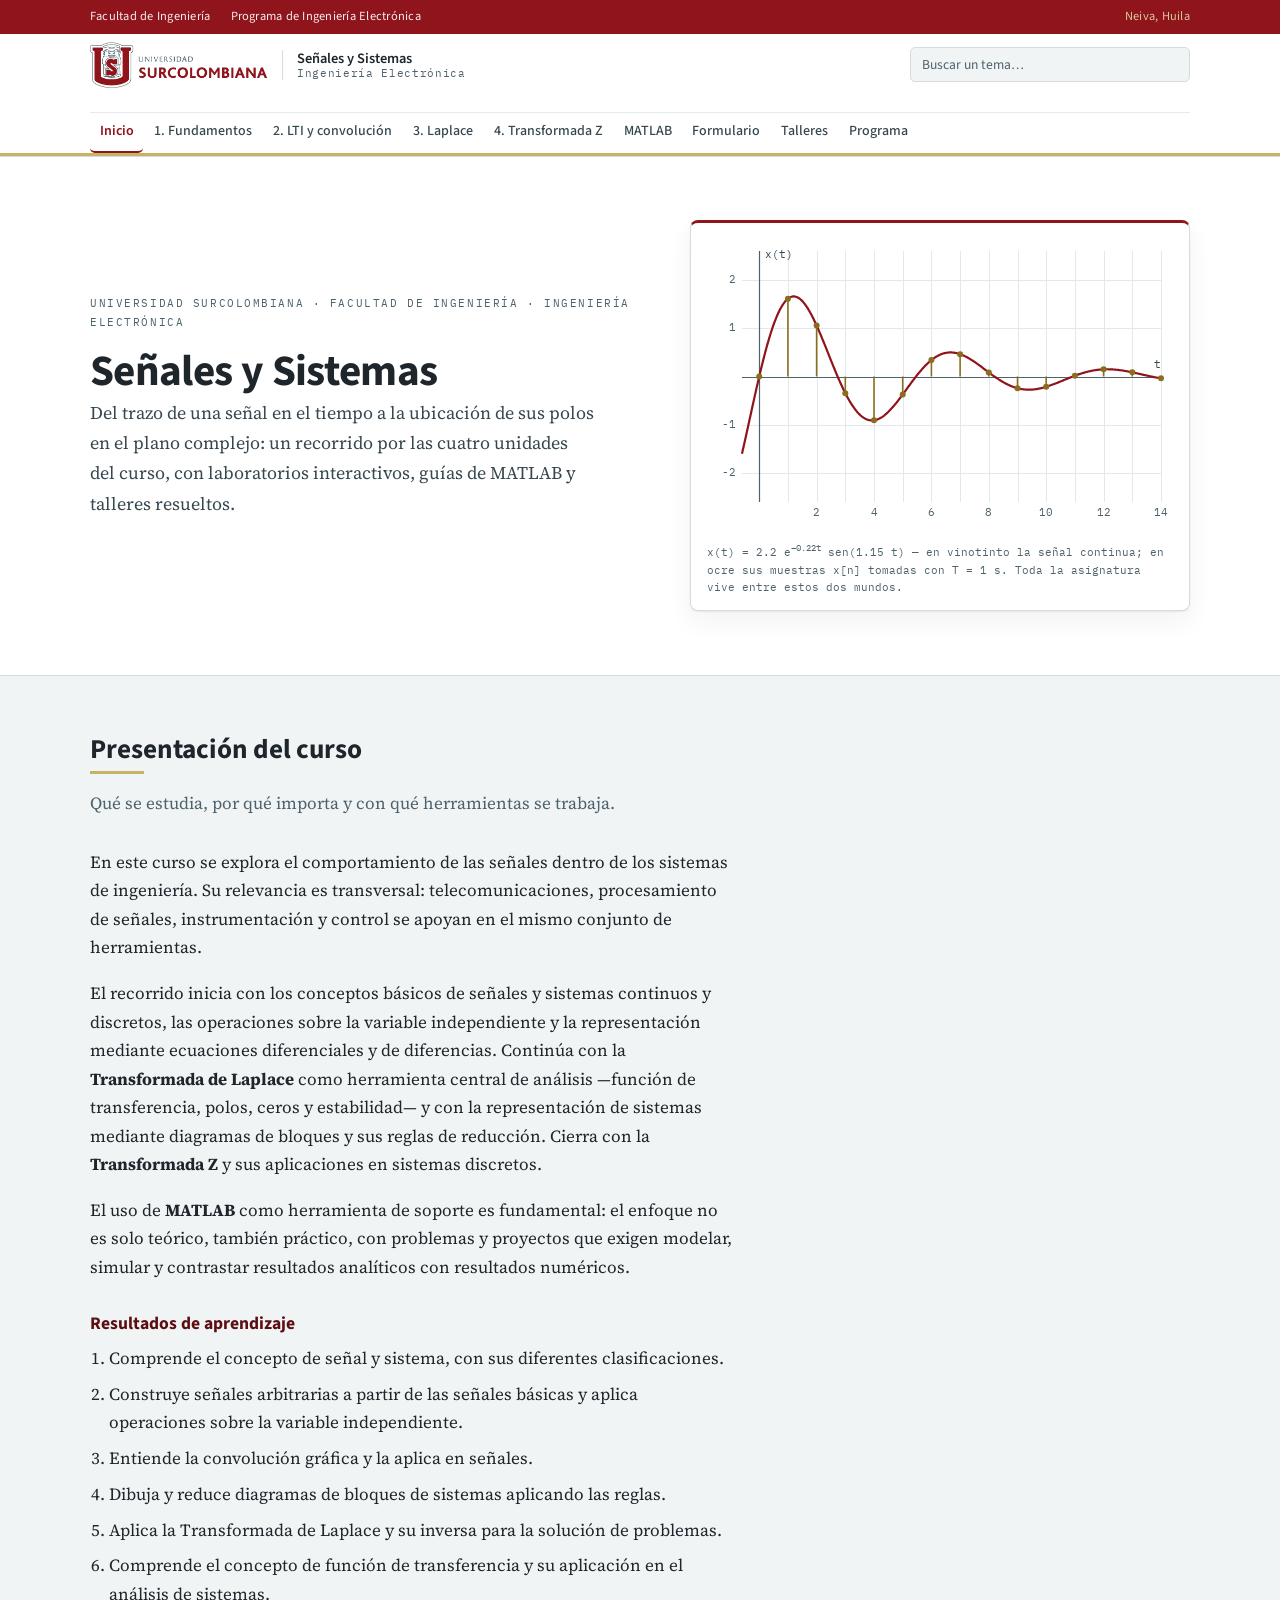
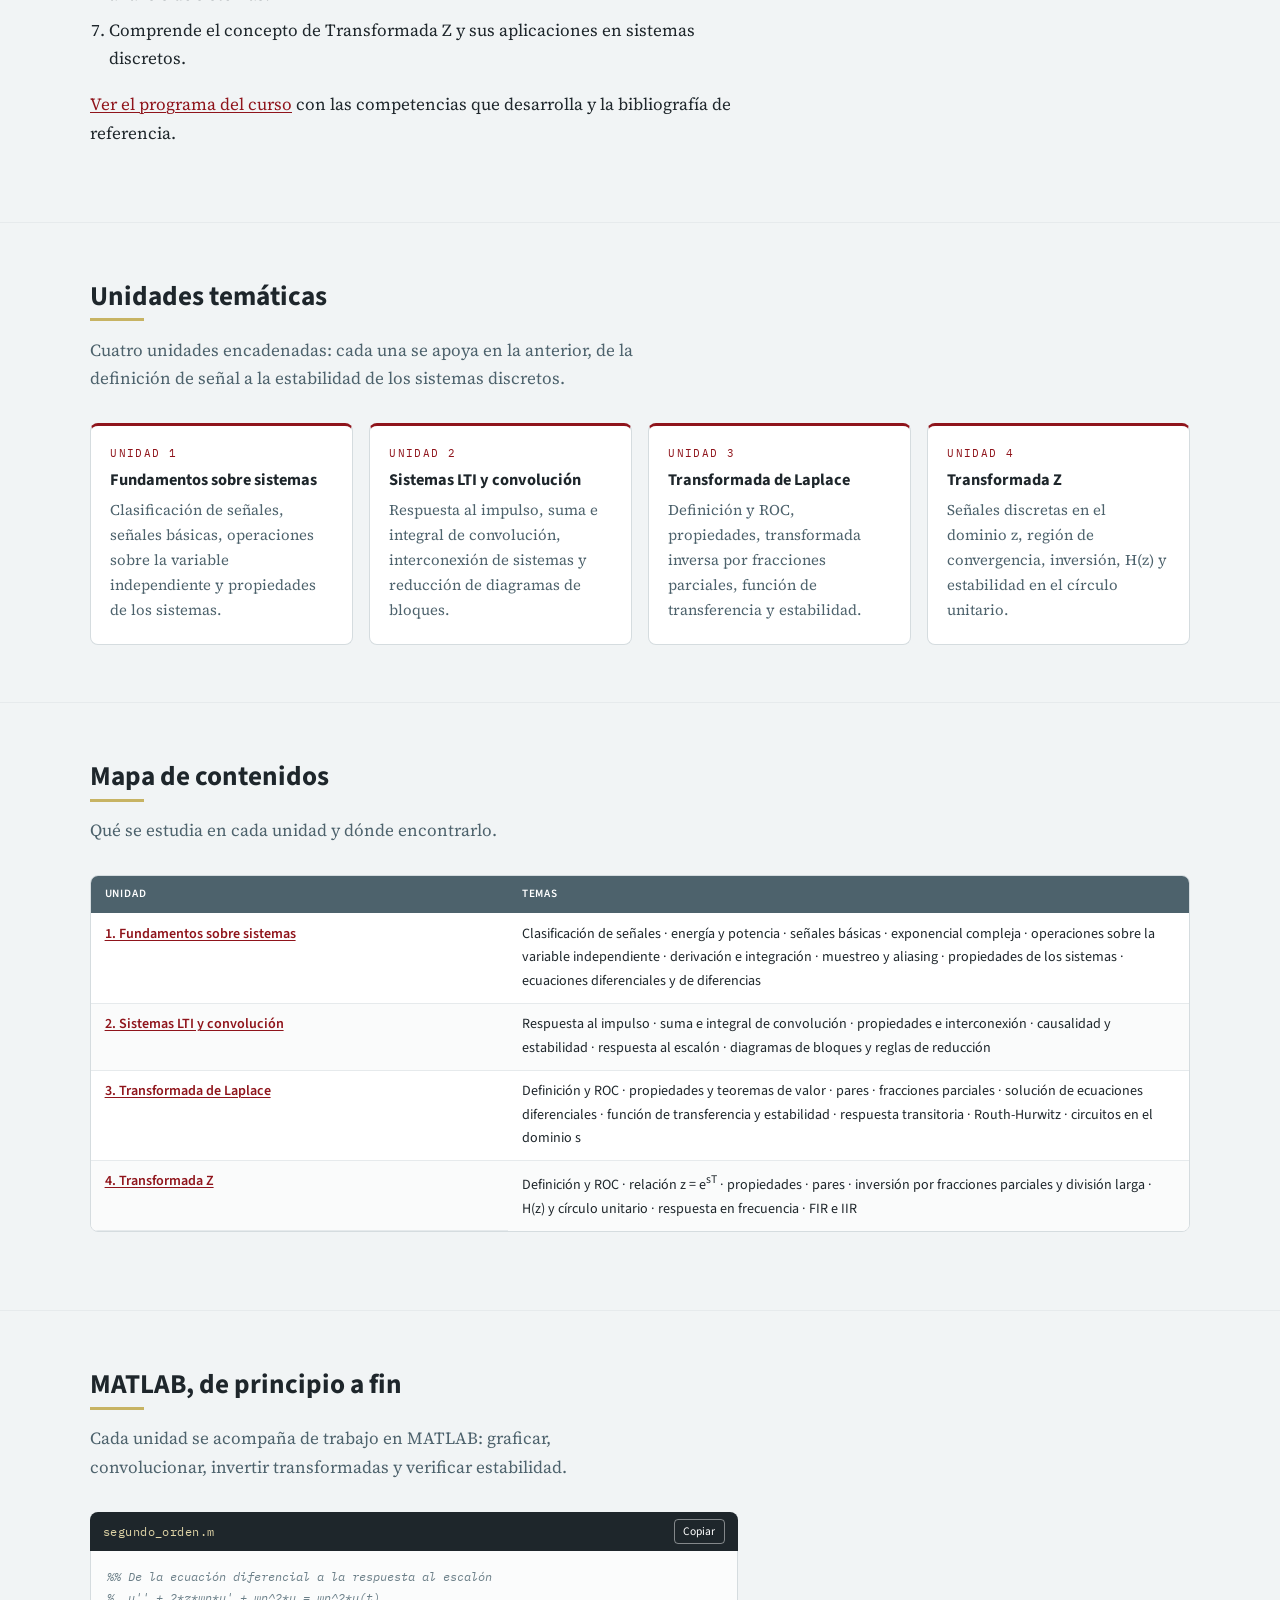
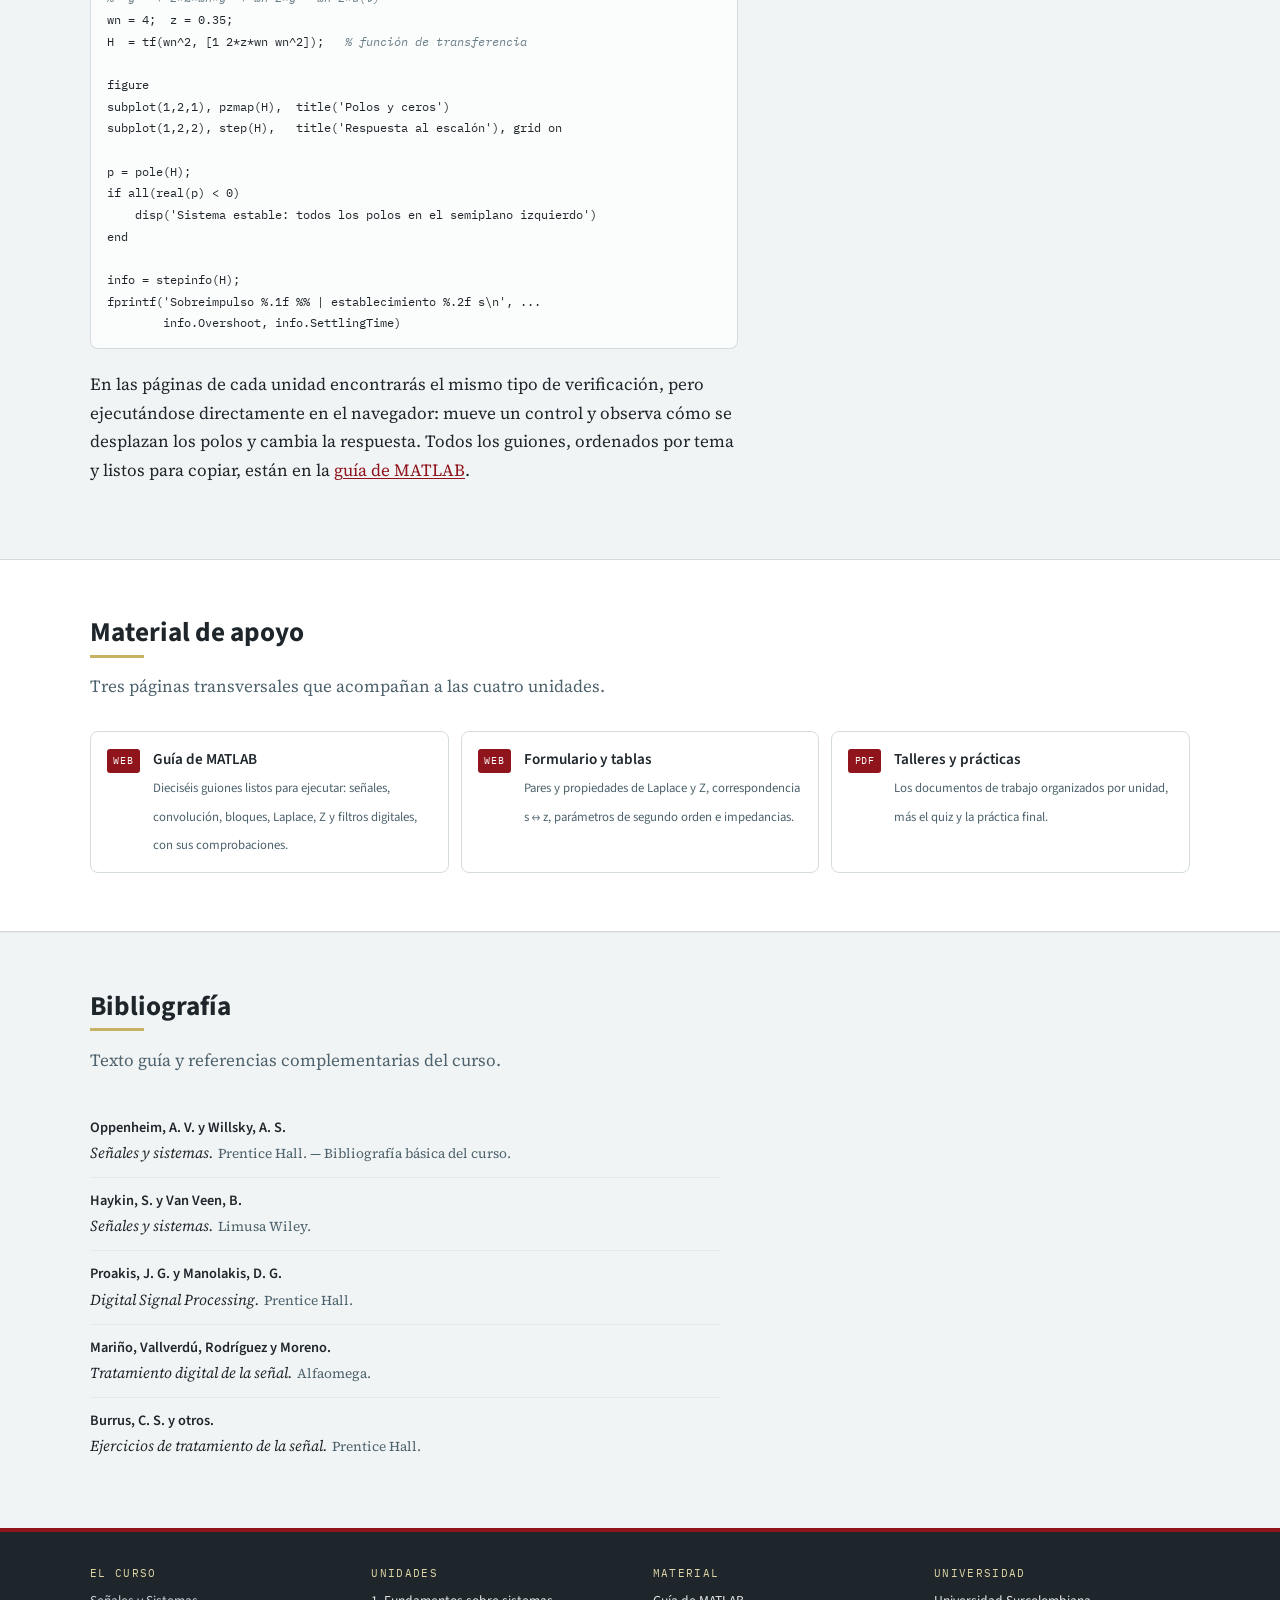
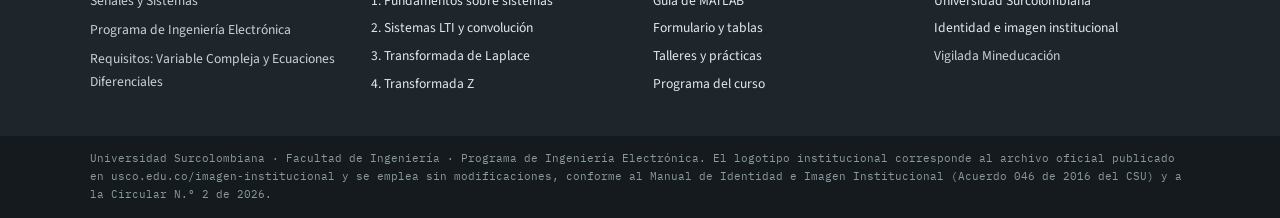
<file: index.html>
<!DOCTYPE html>
<html lang="es">
<head>
<meta charset="utf-8">
<meta name="viewport" content="width=device-width, initial-scale=1, viewport-fit=cover">
<meta name="description" content="Sitio del curso Señales y Sistemas del programa de Ingeniería Electrónica: unidades temáticas, laboratorios interactivos, guía de MATLAB, formulario y talleres.">
<title>Señales y Sistemas</title>
<link rel="icon" href="img/favicon.svg" type="image/svg+xml">
<link rel="preconnect" href="https://fonts.googleapis.com">
<link rel="preconnect" href="https://fonts.gstatic.com" crossorigin>
<link rel="stylesheet" href="https://fonts.googleapis.com/css2?family=IBM+Plex+Mono:wght@400;500&amp;family=Source+Sans+3:wght@400;500;600;700&amp;family=Source+Serif+4:opsz,wght@8..60,400;8..60,600&amp;display=swap">
<link rel="stylesheet" href="css/estilos.css">
</head>
<body>
<a class="saltar" href="#principal">Saltar al contenido</a>

<div class="franja">
  <div class="shell">
    <span>Facultad de Ingeniería</span>
    <span>Programa de Ingeniería Electrónica</span>
    <span class="sede">Neiva, Huila</span>
  </div>
</div>

<header class="cabecera">
  <div class="shell">
    <a class="marca" href="index.html">
      <img src="img/universidad-surcolombiana.png" alt="Universidad Surcolombiana" width="347" height="90">
      <span class="curso">Señales y Sistemas<small>Ingeniería Electrónica</small></span>
    </a>
    <form class="buscador" role="search" onsubmit="return false">
      <label class="sr-only" for="q">Buscar en el sitio</label>
      <input type="search" id="q" placeholder="Buscar un tema…" autocomplete="off" aria-describedby="q-ayuda">
      <span class="sr-only" id="q-ayuda">Escribe para buscar entre las secciones del sitio</span>
      <div class="resultados" id="resultados" hidden></div>
    </form>
    <button class="menu-boton" type="button" aria-expanded="false" aria-controls="nav-principal">Menú</button>
    <nav class="nav" id="nav-principal" aria-label="Navegación principal">
      <ul>
        <li><a href="index.html" aria-current="page">Inicio</a></li>
        <li><a href="unidad-1.html">1. Fundamentos</a></li>
        <li><a href="unidad-2.html">2. LTI y convolución</a></li>
        <li><a href="unidad-3.html">3. Laplace</a></li>
        <li><a href="unidad-4.html">4. Transformada Z</a></li>
        <li><a href="matlab.html">MATLAB</a></li>
        <li><a href="formulario.html">Formulario</a></li>
        <li><a href="talleres.html">Talleres</a></li>
        <li><a href="programa.html">Programa</a></li>
      </ul>
    </nav>
  </div>
</header>

<main id="principal">

  <section class="portada">
    <div class="shell">
      <div>
        <p class="etiqueta">Universidad Surcolombiana · Facultad de Ingeniería · Ingeniería Electrónica</p>
        <h1>Señales y Sistemas</h1>
        <p class="entrada">Del trazo de una señal en el tiempo a la ubicación de sus polos en el plano complejo: un recorrido por las cuatro unidades del curso, con laboratorios interactivos, guías de MATLAB y talleres resueltos.</p>
      </div>
      <figure class="lienzo-marco">
        <canvas id="g-portada" width="640" height="400" role="img" aria-label="Gráfica de una señal senoidal amortiguada en tiempo continuo junto con sus muestras en tiempo discreto."></canvas>
        <figcaption class="pie-figura">x(t) = 2.2 e<sup>−0.22t</sup> sen(1.15 t) — en vinotinto la señal continua; en ocre sus muestras x[n] tomadas con T = 1 s. Toda la asignatura vive entre estos dos mundos.</figcaption>
      </figure>
    </div>
  </section>

  <section class="seccion">
    <div class="shell">
      <div class="encabezado-seccion">
        <h2>Presentación del curso</h2>
        <p>Qué se estudia, por qué importa y con qué herramientas se trabaja.</p>
      </div>
      <div class="articulo">
        <p>En este curso se explora el comportamiento de las señales dentro de los sistemas de ingeniería. Su relevancia es transversal: telecomunicaciones, procesamiento de señales, instrumentación y control se apoyan en el mismo conjunto de herramientas.</p>
        <p>El recorrido inicia con los conceptos básicos de señales y sistemas continuos y discretos, las operaciones sobre la variable independiente y la representación mediante ecuaciones diferenciales y de diferencias. Continúa con la <strong>Transformada de Laplace</strong> como herramienta central de análisis —función de transferencia, polos, ceros y estabilidad— y con la representación de sistemas mediante diagramas de bloques y sus reglas de reducción. Cierra con la <strong>Transformada Z</strong> y sus aplicaciones en sistemas discretos.</p>
        <p>El uso de <strong>MATLAB</strong> como herramienta de soporte es fundamental: el enfoque no es solo teórico, también práctico, con problemas y proyectos que exigen modelar, simular y contrastar resultados analíticos con resultados numéricos.</p>

        <h3>Resultados de aprendizaje</h3>
        <ol>
          <li>Comprende el concepto de señal y sistema, con sus diferentes clasificaciones.</li>
          <li>Construye señales arbitrarias a partir de las señales básicas y aplica operaciones sobre la variable independiente.</li>
          <li>Entiende la convolución gráfica y la aplica en señales.</li>
          <li>Dibuja y reduce diagramas de bloques de sistemas aplicando las reglas.</li>
          <li>Aplica la Transformada de Laplace y su inversa para la solución de problemas.</li>
          <li>Comprende el concepto de función de transferencia y su aplicación en el análisis de sistemas.</li>
          <li>Comprende el concepto de Transformada Z y sus aplicaciones en sistemas discretos.</li>
        </ol>
        <p><a href="programa.html">Ver el programa del curso</a> con las competencias que desarrolla y la bibliografía de referencia.</p>
      </div>
    </div>
  </section>

  <section class="seccion">
    <div class="shell">
      <div class="encabezado-seccion">
        <h2>Unidades temáticas</h2>
        <p>Cuatro unidades encadenadas: cada una se apoya en la anterior, de la definición de señal a la estabilidad de los sistemas discretos.</p>
      </div>
      <ul class="unidades">
        <li>
          <a class="unidad-tarjeta" href="unidad-1.html">
            <span class="num">Unidad 1</span>
            <h3>Fundamentos sobre sistemas</h3>
            <p>Clasificación de señales, señales básicas, operaciones sobre la variable independiente y propiedades de los sistemas.</p>
          </a>
        </li>
        <li>
          <a class="unidad-tarjeta" href="unidad-2.html">
            <span class="num">Unidad 2</span>
            <h3>Sistemas LTI y convolución</h3>
            <p>Respuesta al impulso, suma e integral de convolución, interconexión de sistemas y reducción de diagramas de bloques.</p>
          </a>
        </li>
        <li>
          <a class="unidad-tarjeta" href="unidad-3.html">
            <span class="num">Unidad 3</span>
            <h3>Transformada de Laplace</h3>
            <p>Definición y ROC, propiedades, transformada inversa por fracciones parciales, función de transferencia y estabilidad.</p>
          </a>
        </li>
        <li>
          <a class="unidad-tarjeta" href="unidad-4.html">
            <span class="num">Unidad 4</span>
            <h3>Transformada Z</h3>
            <p>Señales discretas en el dominio z, región de convergencia, inversión, H(z) y estabilidad en el círculo unitario.</p>
          </a>
        </li>
      </ul>
    </div>
  </section>

  <section class="seccion">
    <div class="shell">
      <div class="encabezado-seccion">
        <h2>Mapa de contenidos</h2>
        <p>Qué se estudia en cada unidad y dónde encontrarlo.</p>
      </div>
      <div class="tabla-marco">
        <table>
          <caption class="sr-only">Contenidos de cada unidad</caption>
          <thead>
            <tr><th>Unidad</th><th>Temas</th></tr>
          </thead>
          <tbody>
            <tr>
              <th scope="row"><a href="unidad-1.html">1. Fundamentos sobre sistemas</a></th>
              <td>Clasificación de señales · energía y potencia · señales básicas · exponencial compleja · operaciones sobre la variable independiente · derivación e integración · muestreo y aliasing · propiedades de los sistemas · ecuaciones diferenciales y de diferencias</td>
            </tr>
            <tr>
              <th scope="row"><a href="unidad-2.html">2. Sistemas LTI y convolución</a></th>
              <td>Respuesta al impulso · suma e integral de convolución · propiedades e interconexión · causalidad y estabilidad · respuesta al escalón · diagramas de bloques y reglas de reducción</td>
            </tr>
            <tr>
              <th scope="row"><a href="unidad-3.html">3. Transformada de Laplace</a></th>
              <td>Definición y ROC · propiedades y teoremas de valor · pares · fracciones parciales · solución de ecuaciones diferenciales · función de transferencia y estabilidad · respuesta transitoria · Routh-Hurwitz · circuitos en el dominio s</td>
            </tr>
            <tr>
              <th scope="row"><a href="unidad-4.html">4. Transformada Z</a></th>
              <td>Definición y ROC · relación z = e<sup>sT</sup> · propiedades · pares · inversión por fracciones parciales y división larga · H(z) y círculo unitario · respuesta en frecuencia · FIR e IIR</td>
            </tr>
          </tbody>
        </table>
      </div>
    </div>
  </section>

  <section class="seccion">
    <div class="shell">
      <div class="encabezado-seccion">
        <h2>MATLAB, de principio a fin</h2>
        <p>Cada unidad se acompaña de trabajo en MATLAB: graficar, convolucionar, invertir transformadas y verificar estabilidad.</p>
      </div>
      <div class="articulo">
        <div class="bloque-codigo">
          <div class="barra-codigo"><span class="archivo">segundo_orden.m</span><button class="copiar" type="button">Copiar</button></div>
<pre><code><span class="c">%% De la ecuación diferencial a la respuesta al escalón</span>
<span class="c">%  y'' + 2*z*wn*y' + wn^2*y = wn^2*u(t)</span>
wn = 4;  z = 0.35;
H  = tf(wn^2, [1 2*z*wn wn^2]);   <span class="c">% función de transferencia</span>

figure
subplot(1,2,1), pzmap(H),  title('Polos y ceros')
subplot(1,2,2), step(H),   title('Respuesta al escalón'), grid on

p = pole(H);
if all(real(p) &lt; 0)
    disp('Sistema estable: todos los polos en el semiplano izquierdo')
end

info = stepinfo(H);
fprintf('Sobreimpulso %.1f %% | establecimiento %.2f s\n', ...
        info.Overshoot, info.SettlingTime)</code></pre>
        </div>
        <p>En las páginas de cada unidad encontrarás el mismo tipo de verificación, pero ejecutándose directamente en el navegador: mueve un control y observa cómo se desplazan los polos y cambia la respuesta. Todos los guiones, ordenados por tema y listos para copiar, están en la <a href="matlab.html">guía de MATLAB</a>.</p>
      </div>
    </div>
  </section>

  <section class="seccion alterna">
    <div class="shell">
      <div class="encabezado-seccion">
        <h2>Material de apoyo</h2>
        <p>Tres páginas transversales que acompañan a las cuatro unidades.</p>
      </div>
      <ul class="recursos">
        <li>
          <a class="recurso" href="matlab.html">
            <span class="tipo">WEB</span>
            <span>
              <strong>Guía de MATLAB</strong>
              <em>Dieciséis guiones listos para ejecutar: señales, convolución, bloques, Laplace, Z y filtros digitales, con sus comprobaciones.</em>
            </span>
          </a>
        </li>
        <li>
          <a class="recurso" href="formulario.html">
            <span class="tipo">WEB</span>
            <span>
              <strong>Formulario y tablas</strong>
              <em>Pares y propiedades de Laplace y Z, correspondencia s ↔ z, parámetros de segundo orden e impedancias.</em>
            </span>
          </a>
        </li>
        <li>
          <a class="recurso" href="talleres.html">
            <span class="tipo">PDF</span>
            <span>
              <strong>Talleres y prácticas</strong>
              <em>Los documentos de trabajo organizados por unidad, más el quiz y la práctica final.</em>
            </span>
          </a>
        </li>
      </ul>
    </div>
  </section>

  <section class="seccion">
    <div class="shell">
      <div class="encabezado-seccion">
        <h2>Bibliografía</h2>
        <p>Texto guía y referencias complementarias del curso.</p>
      </div>
      <ul class="biblio">
        <li>
          <span class="autores">Oppenheim, A. V. y Willsky, A. S.</span>
          <em>Señales y sistemas.</em> <span class="editorial">Prentice Hall. — Bibliografía básica del curso.</span>
        </li>
        <li>
          <span class="autores">Haykin, S. y Van Veen, B.</span>
          <em>Señales y sistemas.</em> <span class="editorial">Limusa Wiley.</span>
        </li>
        <li>
          <span class="autores">Proakis, J. G. y Manolakis, D. G.</span>
          <em>Digital Signal Processing.</em> <span class="editorial">Prentice Hall.</span>
        </li>
        <li>
          <span class="autores">Mariño, Vallverdú, Rodríguez y Moreno.</span>
          <em>Tratamiento digital de la señal.</em> <span class="editorial">Alfaomega.</span>
        </li>
        <li>
          <span class="autores">Burrus, C. S. y otros.</span>
          <em>Ejercicios de tratamiento de la señal.</em> <span class="editorial">Prentice Hall.</span>
        </li>
      </ul>
    </div>
  </section>

</main>

<footer class="pie">
  <div class="shell">
    <div>
      <h2>El curso</h2>
      <p>Señales y Sistemas</p>
      <p>Programa de Ingeniería Electrónica</p>
      <p>Requisitos: Variable Compleja y Ecuaciones Diferenciales</p>
    </div>
    <div>
      <h2>Unidades</h2>
      <ul>
        <li><a href="unidad-1.html">1. Fundamentos sobre sistemas</a></li>
        <li><a href="unidad-2.html">2. Sistemas LTI y convolución</a></li>
        <li><a href="unidad-3.html">3. Transformada de Laplace</a></li>
        <li><a href="unidad-4.html">4. Transformada Z</a></li>
      </ul>
    </div>
    <div>
      <h2>Material</h2>
      <ul>
        <li><a href="matlab.html">Guía de MATLAB</a></li>
        <li><a href="formulario.html">Formulario y tablas</a></li>
        <li><a href="talleres.html">Talleres y prácticas</a></li>
        <li><a href="programa.html">Programa del curso</a></li>
      </ul>
    </div>
    <div>
      <h2>Universidad</h2>
      <ul>
        <li><a href="https://www.usco.edu.co/">Universidad Surcolombiana</a></li>
        <li><a href="https://www.usco.edu.co/imagen-institucional/">Identidad e imagen institucional</a></li>
      </ul>
      <p>Vigilada Mineducación</p>
    </div>
  </div>
  <div class="pie-legal">
    <div class="shell">
      Universidad Surcolombiana · Facultad de Ingeniería · Programa de Ingeniería Electrónica.
      El logotipo institucional corresponde al archivo oficial publicado en
      usco.edu.co/imagen-institucional y se emplea sin modificaciones, conforme al Manual de Identidad e Imagen Institucional
      (Acuerdo 046 de 2016 del CSU) y a la Circular N.º 2 de 2026.
    </div>
  </div>
</footer>

<script>
window.MathJax = {
  tex: {
    inlineMath: [['\\(', '\\)']],
    displayMath: [['\\[', '\\]']]
  },
  svg: { fontCache: 'global', scale: 1.02 },
  options: { skipHtmlTags: ['script', 'noscript', 'style', 'textarea', 'pre', 'code'] }
};
document.documentElement.className += ' math-pendiente';
</script>
<script id="MathJax-script" src="js/tex-svg.js"></script>
<script src="js/indice.js"></script>
<script src="js/app.js"></script>
</body>
</html>
</file>
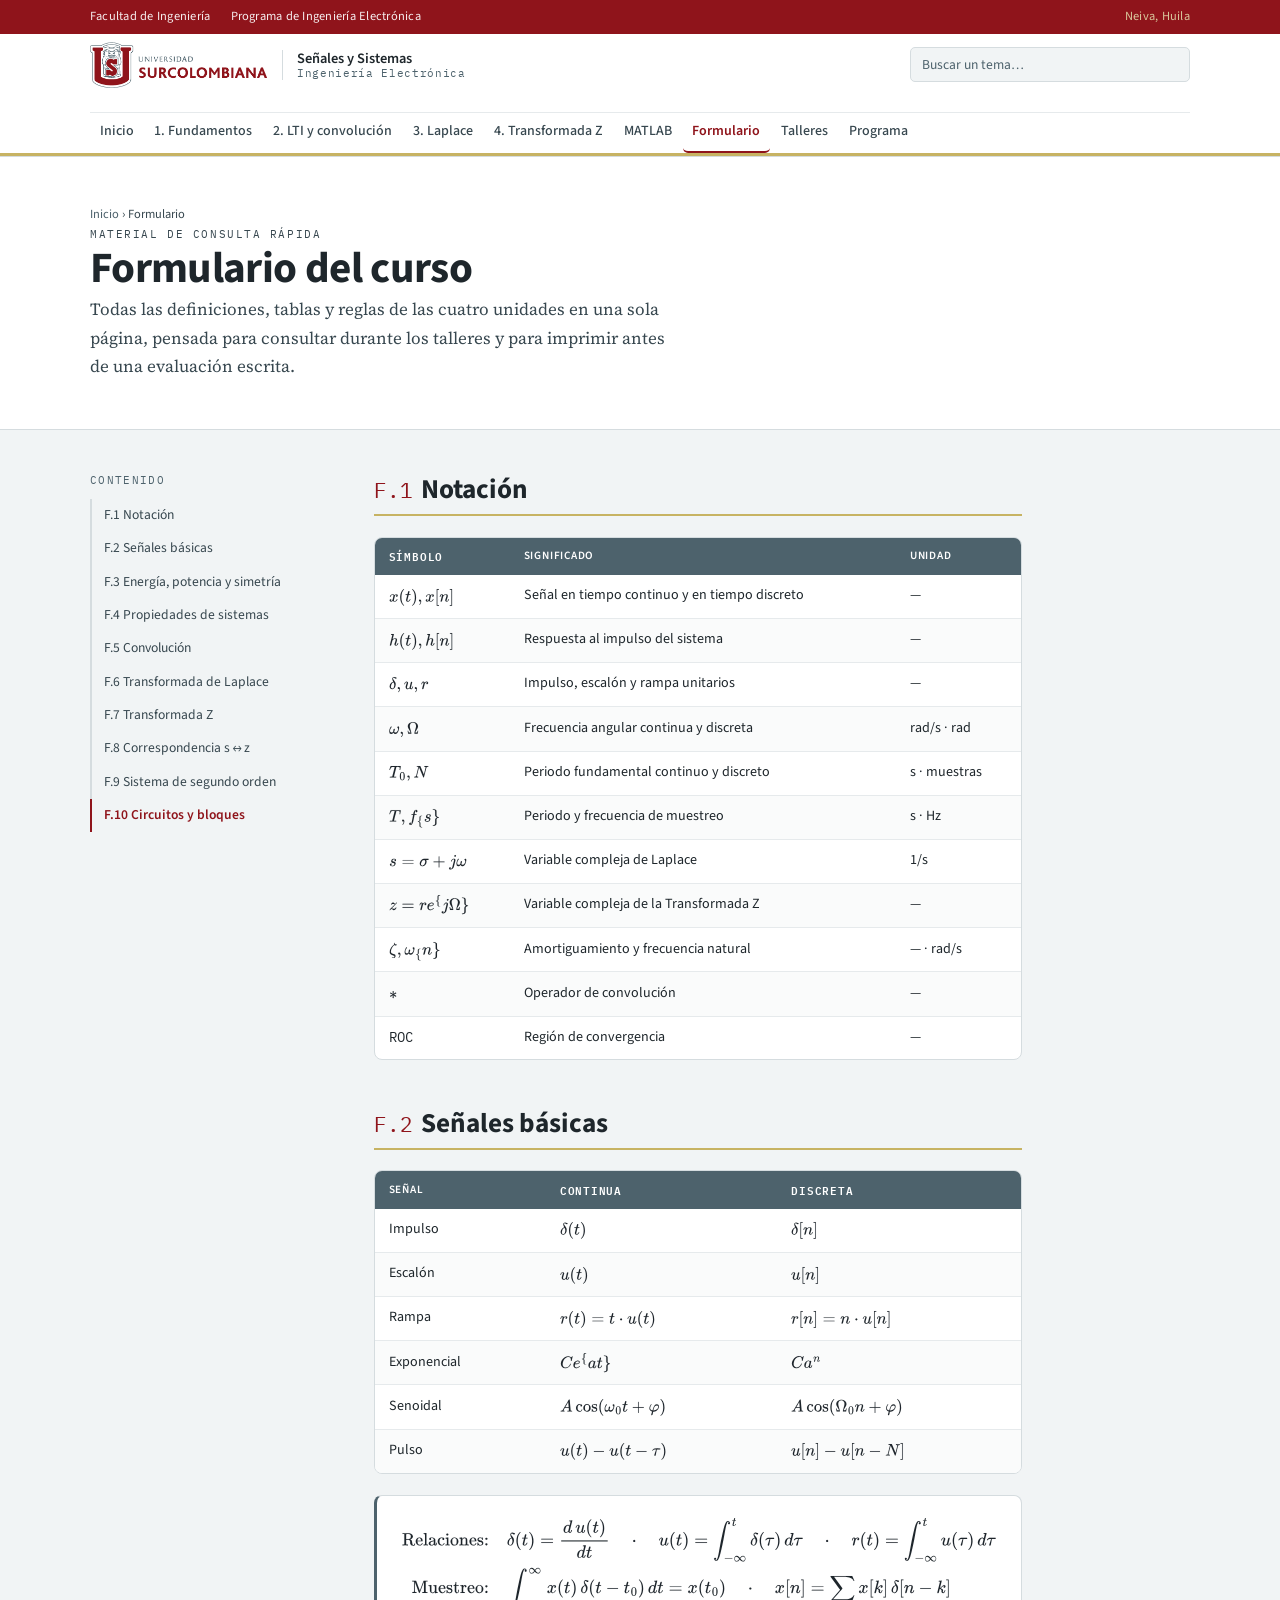
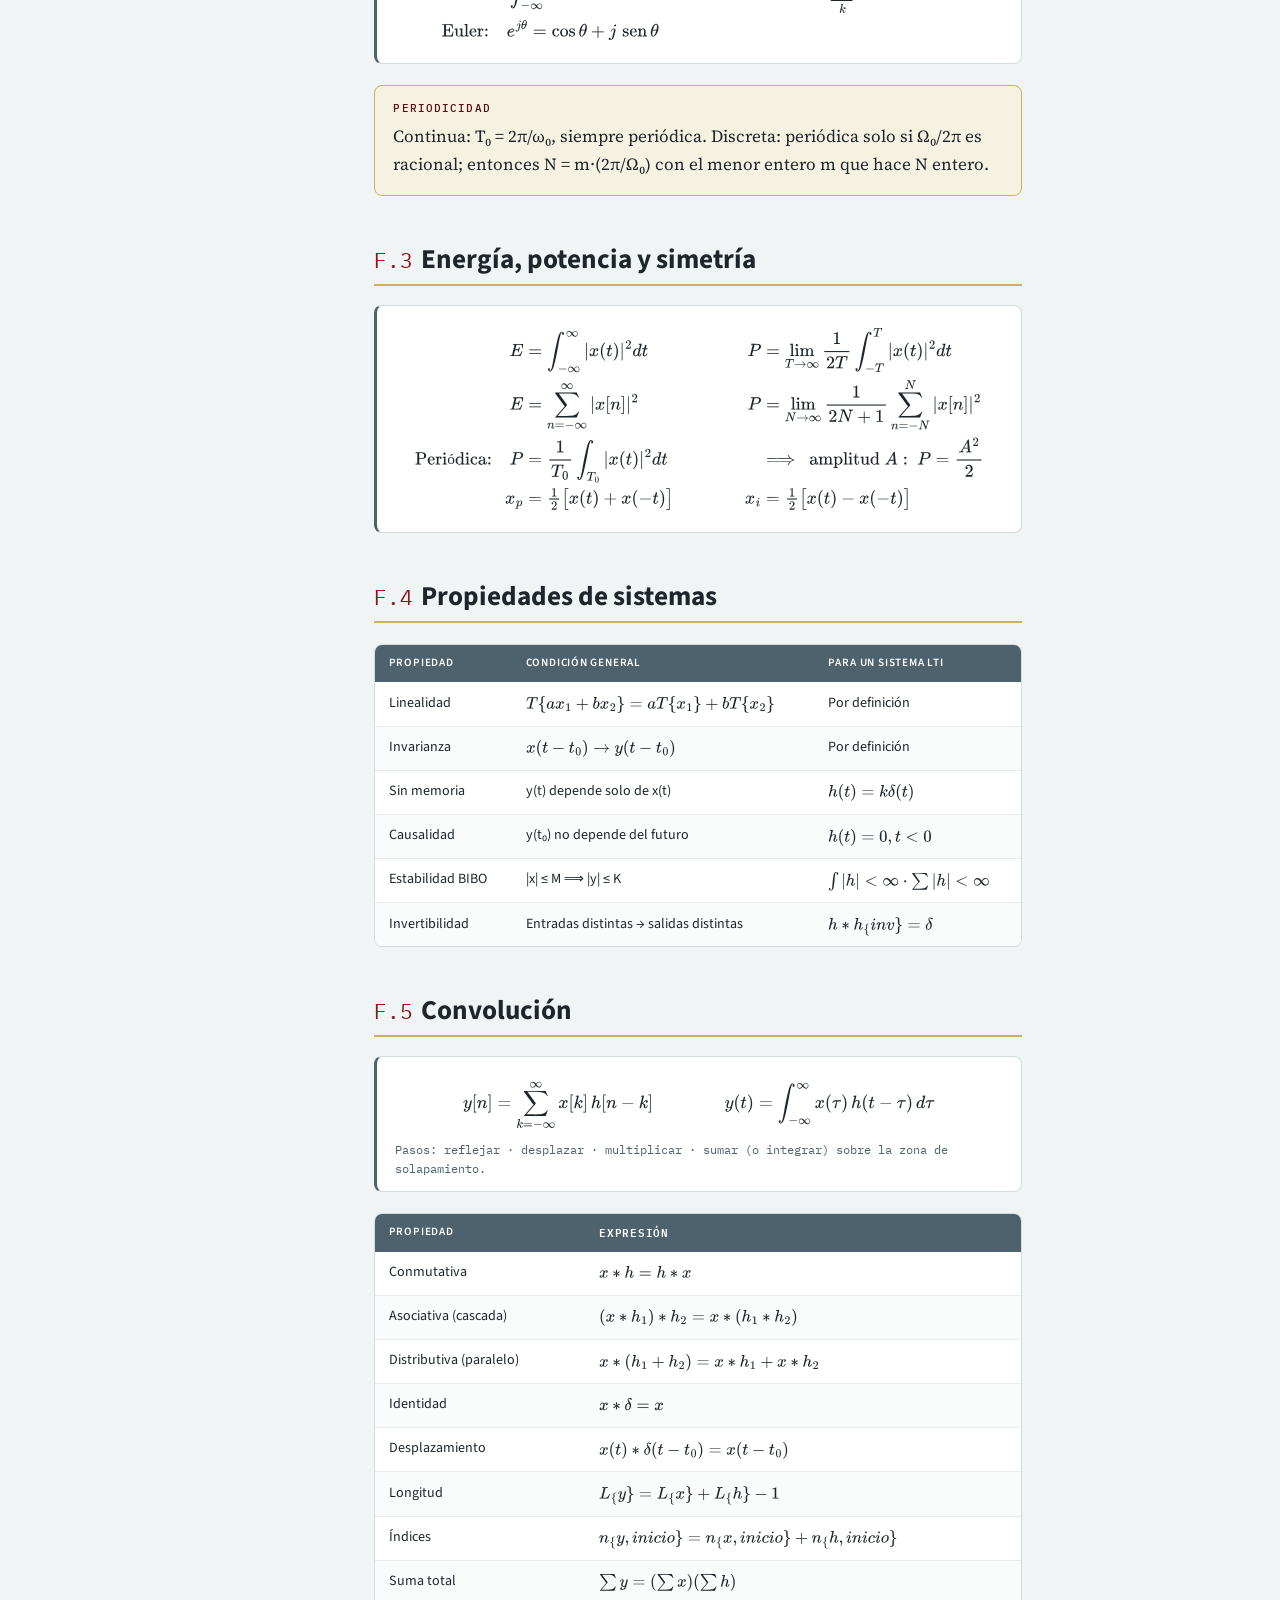
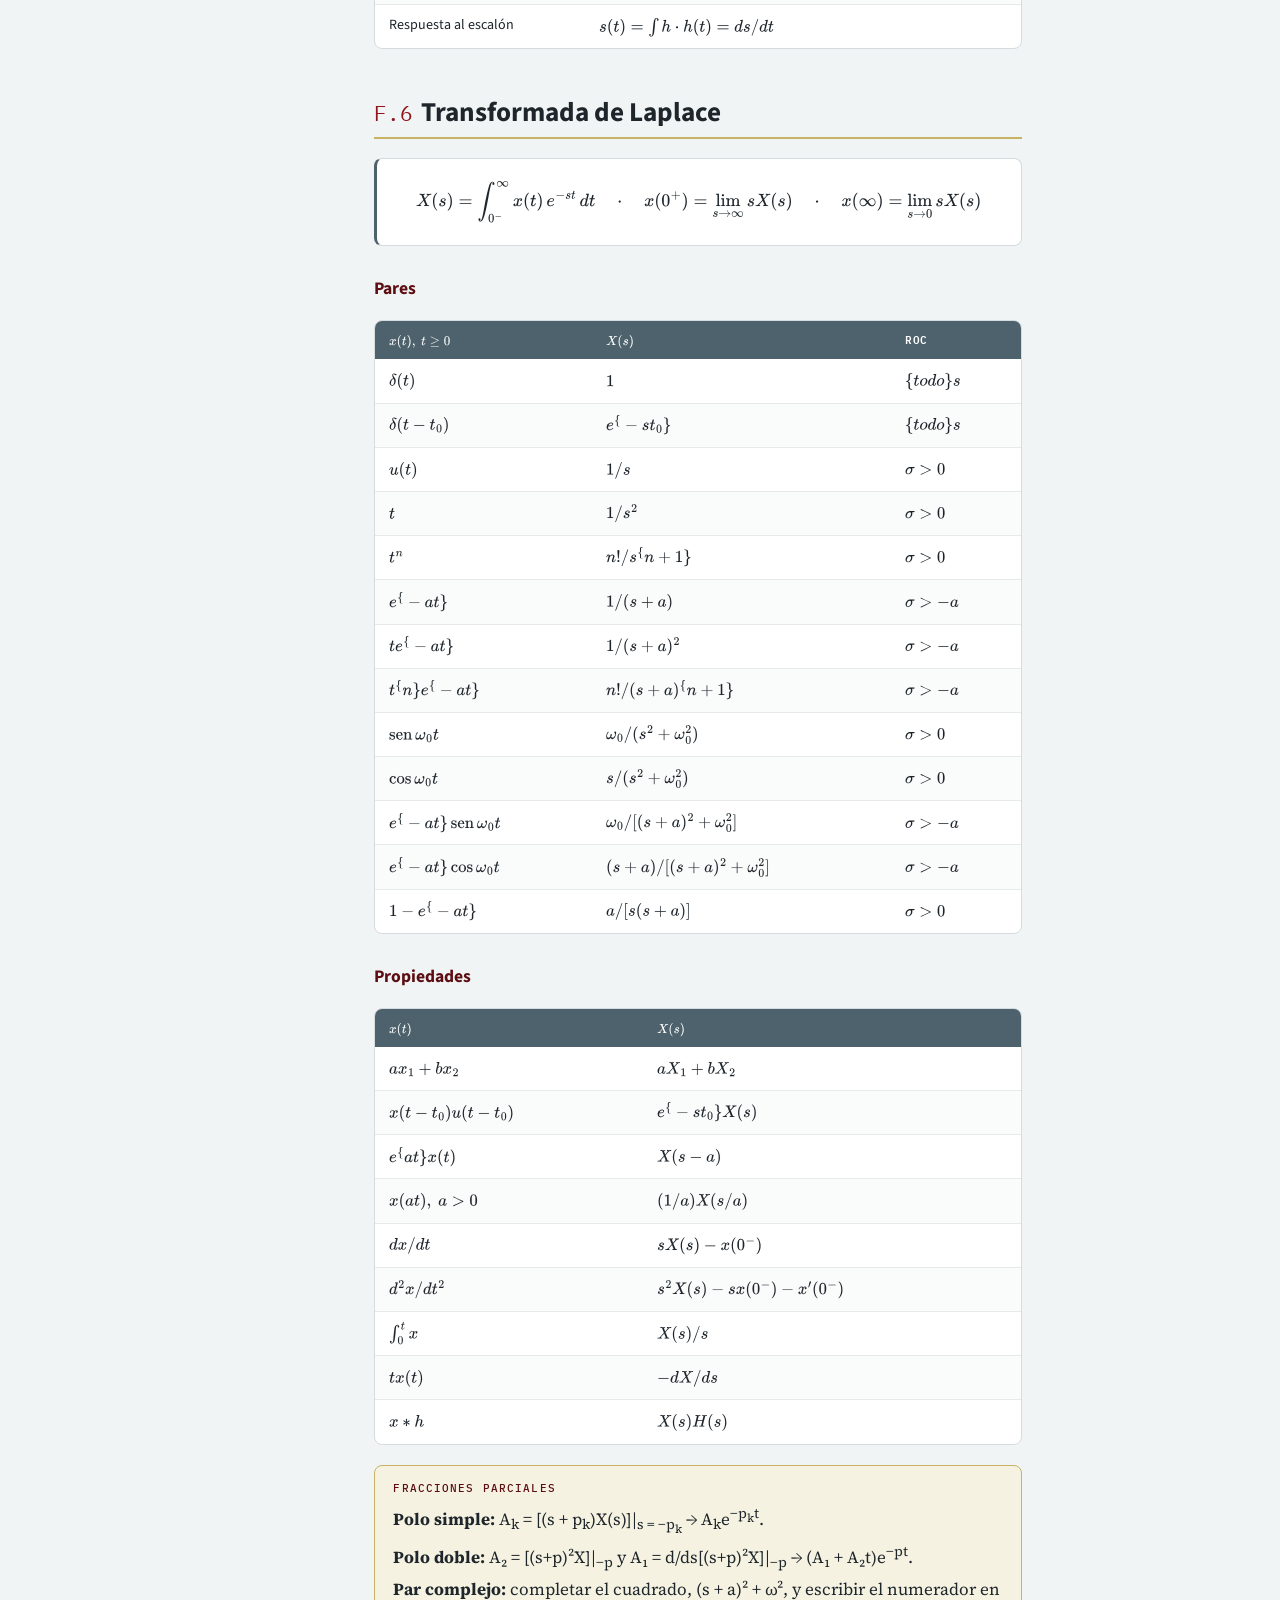
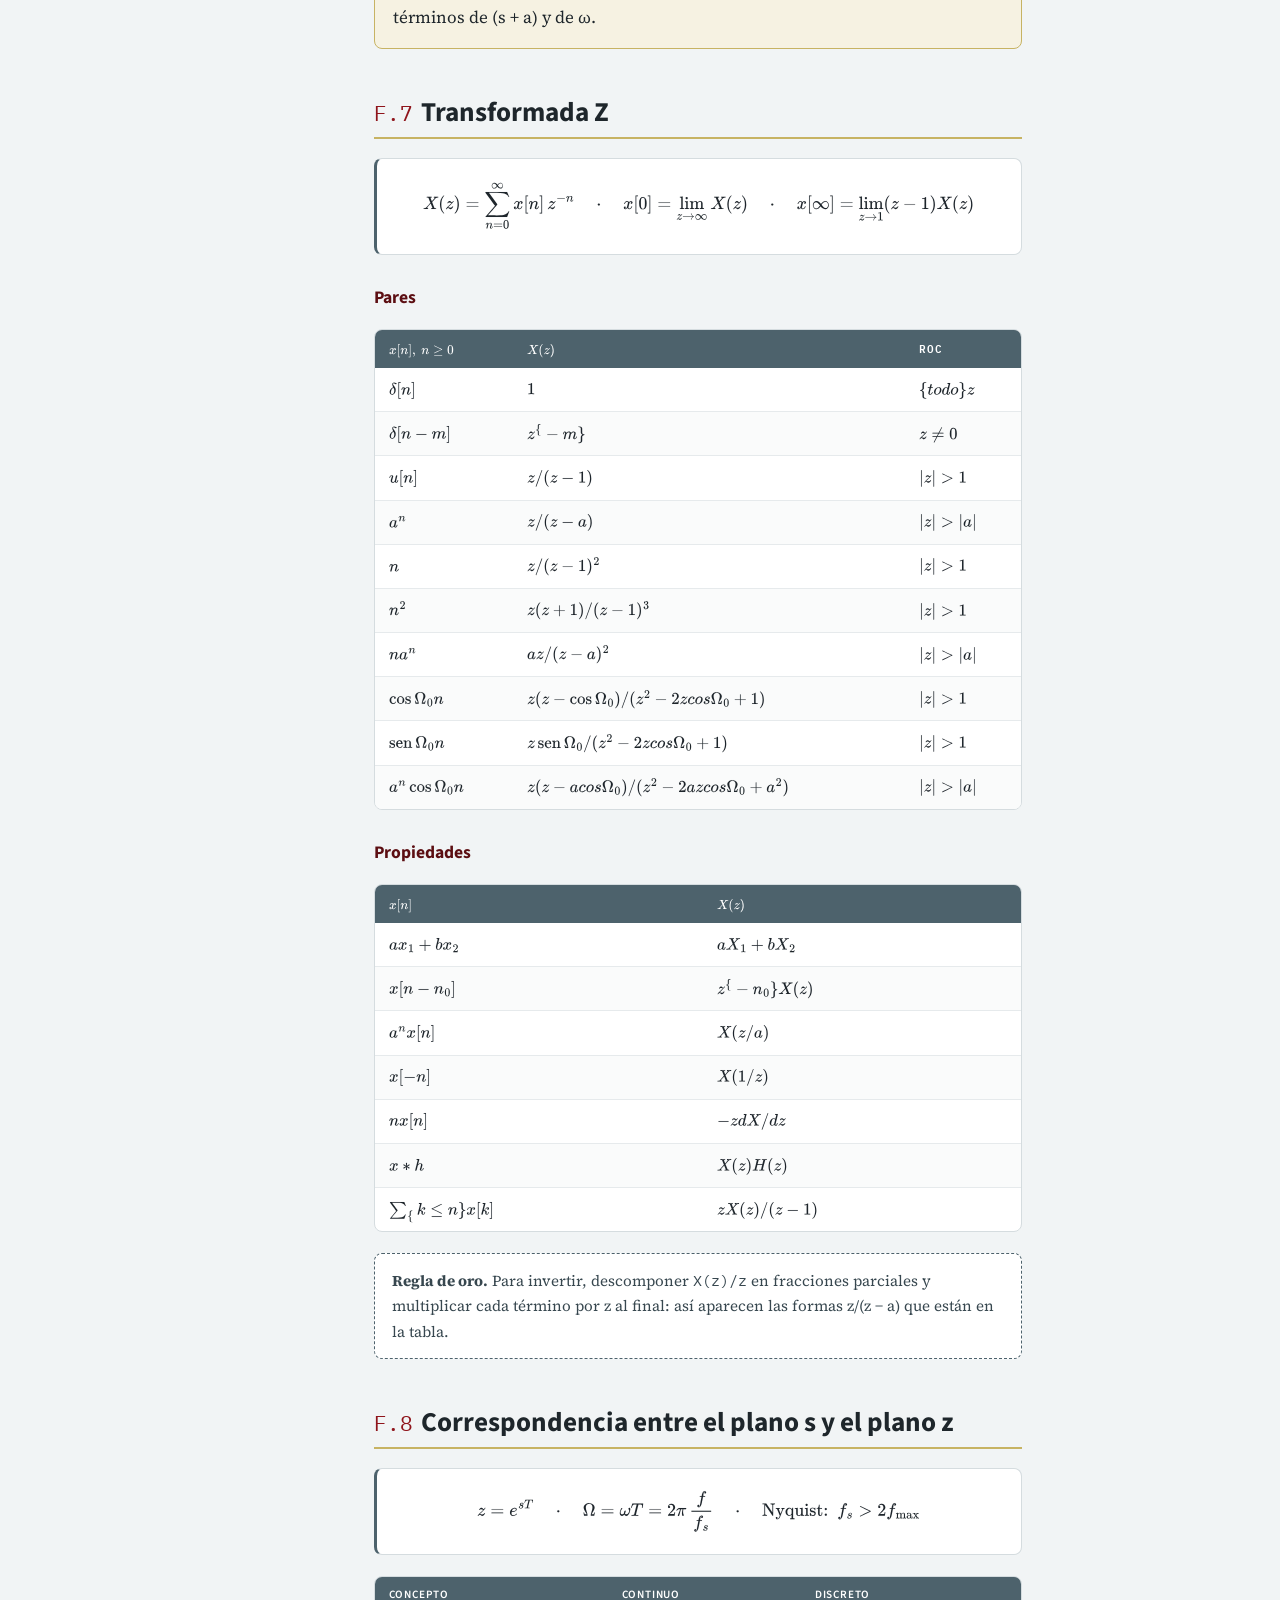
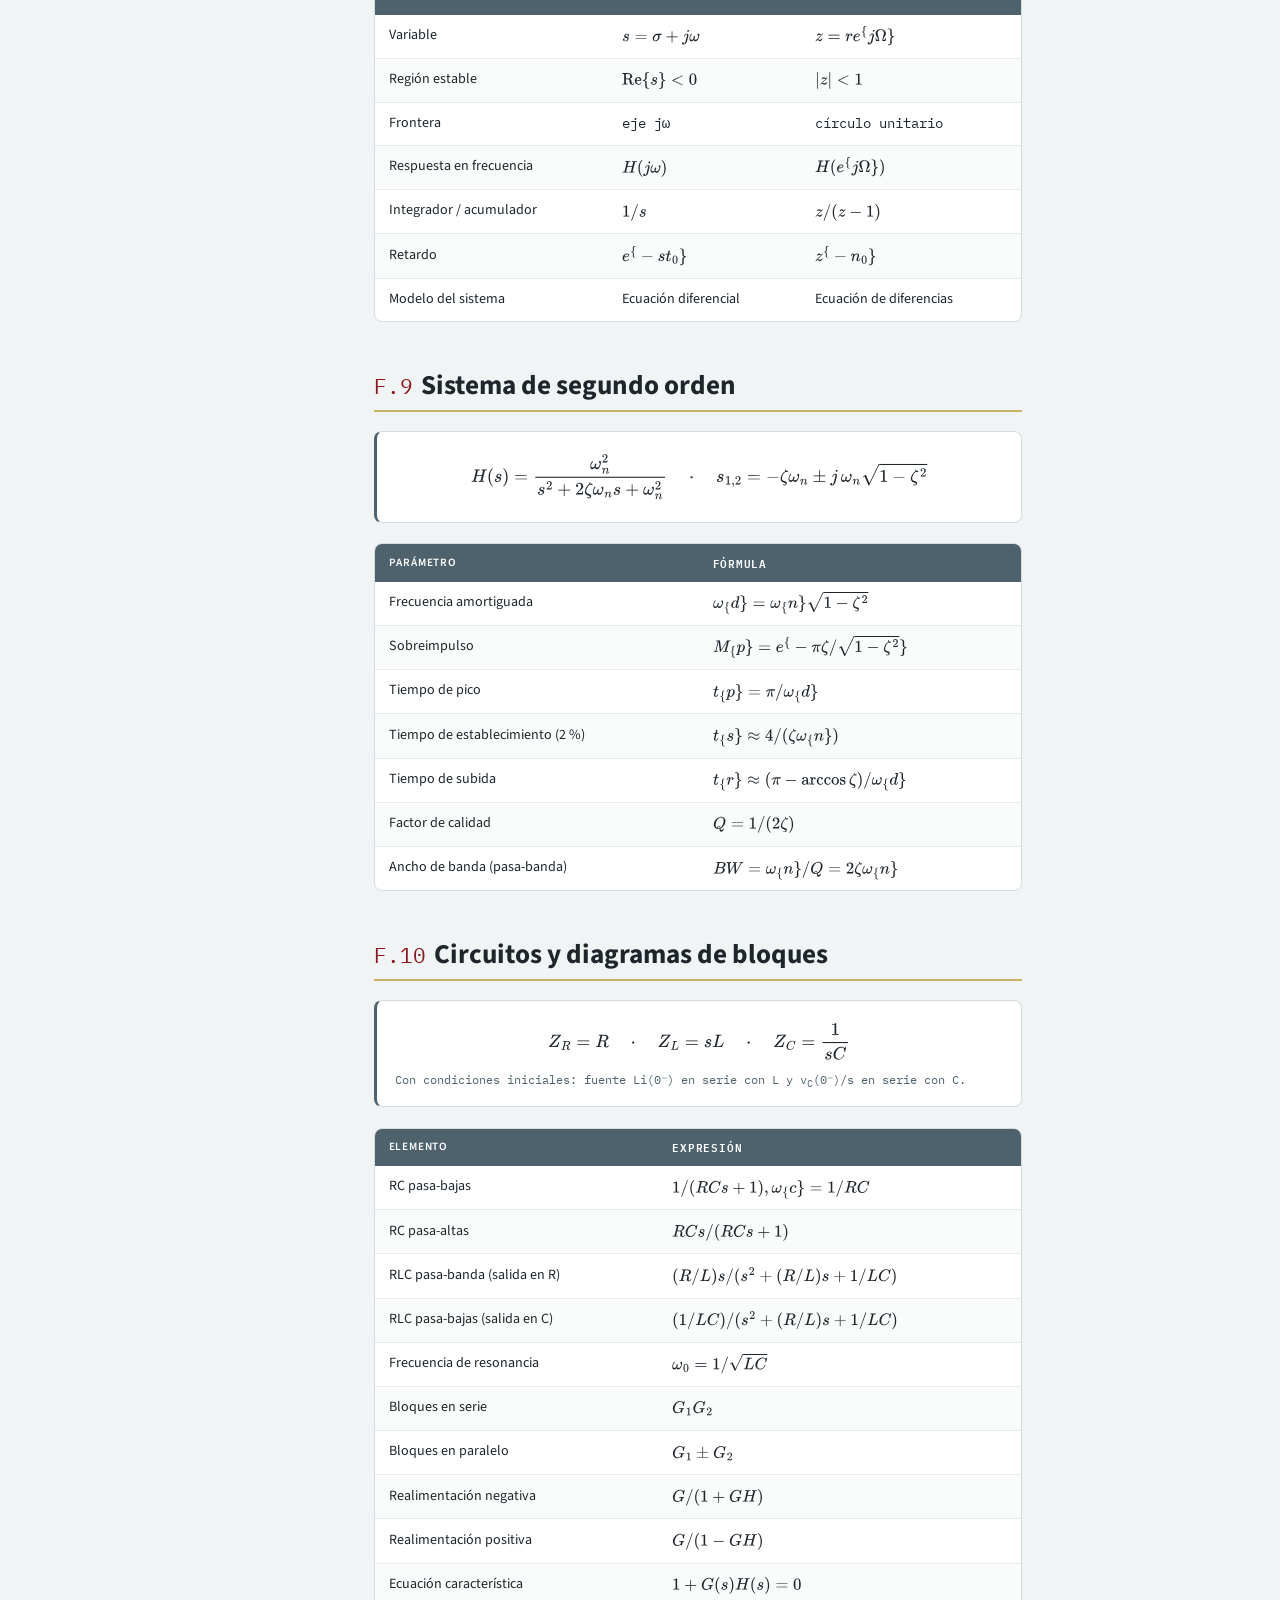
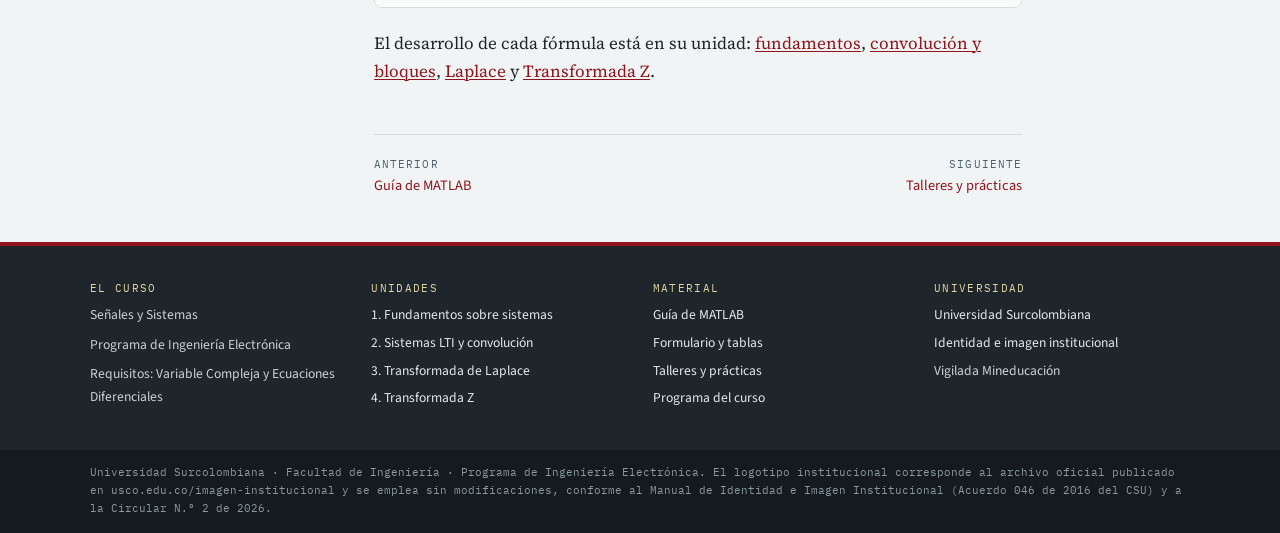
<file: formulario.html>
<!DOCTYPE html>
<html lang="es">
<head>
<meta charset="utf-8">
<meta name="viewport" content="width=device-width, initial-scale=1, viewport-fit=cover">
<meta name="description" content="Formulario del curso Señales y Sistemas: señales básicas, energía y potencia, convolución, tablas de Transformada de Laplace y Z, correspondencia entre planos, impedancias y reglas de diagramas de bloques.">
<title>Formulario del curso</title>
<link rel="icon" href="img/favicon.svg" type="image/svg+xml">
<link rel="preconnect" href="https://fonts.googleapis.com">
<link rel="preconnect" href="https://fonts.gstatic.com" crossorigin>
<link rel="stylesheet" href="https://fonts.googleapis.com/css2?family=IBM+Plex+Mono:wght@400;500&amp;family=Source+Sans+3:wght@400;500;600;700&amp;family=Source+Serif+4:opsz,wght@8..60,400;8..60,600&amp;display=swap">
<link rel="stylesheet" href="css/estilos.css">
</head>
<body>
<a class="saltar" href="#principal">Saltar al contenido</a>

<div class="franja">
  <div class="shell">
    <span>Facultad de Ingeniería</span>
    <span>Programa de Ingeniería Electrónica</span>
    <span class="sede">Neiva, Huila</span>
  </div>
</div>

<header class="cabecera">
  <div class="shell">
    <a class="marca" href="index.html">
      <img src="img/universidad-surcolombiana.png" alt="Universidad Surcolombiana" width="347" height="90">
      <span class="curso">Señales y Sistemas<small>Ingeniería Electrónica</small></span>
    </a>
    <form class="buscador" role="search" onsubmit="return false">
      <label class="sr-only" for="q">Buscar en el sitio</label>
      <input type="search" id="q" placeholder="Buscar un tema…" autocomplete="off" aria-describedby="q-ayuda">
      <span class="sr-only" id="q-ayuda">Escribe para buscar entre las secciones del sitio</span>
      <div class="resultados" id="resultados" hidden></div>
    </form>
    <button class="menu-boton" type="button" aria-expanded="false" aria-controls="nav-principal">Menú</button>
    <nav class="nav" id="nav-principal" aria-label="Navegación principal">
      <ul>
        <li><a href="index.html">Inicio</a></li>
        <li><a href="unidad-1.html">1. Fundamentos</a></li>
        <li><a href="unidad-2.html">2. LTI y convolución</a></li>
        <li><a href="unidad-3.html">3. Laplace</a></li>
        <li><a href="unidad-4.html">4. Transformada Z</a></li>
        <li><a href="matlab.html">MATLAB</a></li>
        <li><a href="formulario.html" aria-current="page">Formulario</a></li>
        <li><a href="talleres.html">Talleres</a></li>
        <li><a href="programa.html">Programa</a></li>
      </ul>
    </nav>
  </div>
</header>

<main id="principal">

  <div class="unidad-portada">
    <div class="shell">
      <p class="miga"><a href="index.html">Inicio</a> › Formulario</p>
      <p class="etiqueta">Material de consulta rápida</p>
      <h1>Formulario del curso</h1>
      <p>Todas las definiciones, tablas y reglas de las cuatro unidades en una sola página, pensada para consultar durante los talleres y para imprimir antes de una evaluación escrita.</p>
    </div>
  </div>

  <div class="shell">
    <div class="disposicion">

      <aside class="rail">
        <h2>Contenido</h2>
        <ol>
          <li><a href="#notacion">F.1 Notación</a></li>
          <li><a href="#senales">F.2 Señales básicas</a></li>
          <li><a href="#medidas">F.3 Energía, potencia y simetría</a></li>
          <li><a href="#sistemas">F.4 Propiedades de sistemas</a></li>
          <li><a href="#convolucion">F.5 Convolución</a></li>
          <li><a href="#laplace">F.6 Transformada de Laplace</a></li>
          <li><a href="#zeta">F.7 Transformada Z</a></li>
          <li><a href="#planos">F.8 Correspondencia s ↔ z</a></li>
          <li><a href="#segundo">F.9 Sistema de segundo orden</a></li>
          <li><a href="#circuitos">F.10 Circuitos y bloques</a></li>
        </ol>
      </aside>

      <article class="articulo">

        <section id="notacion">
          <h2><span class="num-seccion">F.1</span>Notación</h2>
          <div class="tabla-marco">
            <table>
              <caption class="sr-only">Símbolos empleados en el curso</caption>
              <thead>
                <tr><th class="mono">Símbolo</th><th>Significado</th><th>Unidad</th></tr>
              </thead>
              <tbody>
                <tr><td class="mono">\( x(t), x[n] \)</td><td>Señal en tiempo continuo y en tiempo discreto</td><td>—</td></tr>
                <tr><td class="mono">\( h(t), h[n] \)</td><td>Respuesta al impulso del sistema</td><td>—</td></tr>
                <tr><td class="mono">\( \delta , u, r \)</td><td>Impulso, escalón y rampa unitarios</td><td>—</td></tr>
                <tr><td class="mono">\( \omega , \Omega \)</td><td>Frecuencia angular continua y discreta</td><td>rad/s · rad</td></tr>
                <tr><td class="mono">\( T_{0}, N \)</td><td>Periodo fundamental continuo y discreto</td><td>s · muestras</td></tr>
                <tr><td class="mono">\( T, f_\{s\} \)</td><td>Periodo y frecuencia de muestreo</td><td>s · Hz</td></tr>
                <tr><td class="mono">\( s = \sigma + j\omega \)</td><td>Variable compleja de Laplace</td><td>1/s</td></tr>
                <tr><td class="mono">\( z = re^\{j\Omega \} \)</td><td>Variable compleja de la Transformada Z</td><td>—</td></tr>
                <tr><td class="mono">\( \zeta , \omega _\{n\} \)</td><td>Amortiguamiento y frecuencia natural</td><td>— · rad/s</td></tr>
                <tr><td class="mono">\( \ast \)</td><td>Operador de convolución</td><td>—</td></tr>
                <tr><td class="mono">ROC</td><td>Región de convergencia</td><td>—</td></tr>
              </tbody>
            </table>
          </div>
        </section>

        <section id="senales">
          <h2><span class="num-seccion">F.2</span>Señales básicas</h2>
          <div class="tabla-marco">
            <table>
              <caption class="sr-only">Señales elementales</caption>
              <thead>
                <tr><th>Señal</th><th class="mono">Continua</th><th class="mono">Discreta</th></tr>
              </thead>
              <tbody>
                <tr><td>Impulso</td><td class="mono">\( \delta (t) \)</td><td class="mono">\( \delta [n] \)</td></tr>
                <tr><td>Escalón</td><td class="mono">\( u(t) \)</td><td class="mono">\( u[n] \)</td></tr>
                <tr><td>Rampa</td><td class="mono">\( r(t) = t \cdot u(t) \)</td><td class="mono">\( r[n] = n \cdot u[n] \)</td></tr>
                <tr><td>Exponencial</td><td class="mono">\( Ce^\{at\} \)</td><td class="mono">\( Ca^{n} \)</td></tr>
                <tr><td>Senoidal</td><td class="mono">\( A \cos(\omega _{0}t + \varphi ) \)</td><td class="mono">\( A \cos(\Omega _{0}n + \varphi ) \)</td></tr>
                <tr><td>Pulso</td><td class="mono">\( u(t) - u(t - \tau ) \)</td><td class="mono">\( u[n] - u[n - N] \)</td></tr>
              </tbody>
            </table>
          </div>
          <div class="ec">
            \[ \begin{aligned}
            \text{Relaciones:}\quad &amp; \delta(t) = \frac{d\,u(t)}{dt} \quad\cdot\quad
            u(t) = \int_{-\infty}^{t}\delta(\tau)\,d\tau \quad\cdot\quad
            r(t) = \int_{-\infty}^{t} u(\tau)\,d\tau \\
            \text{Muestreo:}\quad &amp; \int_{-\infty}^{\infty} x(t)\,\delta(t - t_0)\,dt = x(t_0) \quad\cdot\quad
            x[n] = \sum_{k} x[k]\,\delta[n-k] \\
            \text{Euler:}\quad &amp; e^{j\theta} = \cos\theta + j\,\operatorname{sen}\theta
            \end{aligned} \]
          </div>
          <div class="definicion">
            <h4>Periodicidad</h4>
            <p>Continua: T₀ = 2π/ω₀, siempre periódica. Discreta: periódica solo si Ω₀/2π es racional; entonces N = m·(2π/Ω₀) con el menor entero m que hace N entero.</p>
          </div>
        </section>

        <section id="medidas">
          <h2><span class="num-seccion">F.3</span>Energía, potencia y simetría</h2>
          <div class="ec">
            \[ \begin{aligned}
            E &amp;= \int_{-\infty}^{\infty}|x(t)|^{2}dt
            &amp;\qquad P &amp;= \lim_{T\to\infty}\frac{1}{2T}\int_{-T}^{T}|x(t)|^{2}dt \\
            E &amp;= \sum_{n=-\infty}^{\infty}|x[n]|^{2}
            &amp;\qquad P &amp;= \lim_{N\to\infty}\frac{1}{2N+1}\sum_{n=-N}^{N}|x[n]|^{2} \\
            \text{Periódica:}\quad P &amp;= \frac{1}{T_0}\int_{T_0}|x(t)|^{2}dt
            &amp;\qquad &amp; \Longrightarrow\ \ \text{amplitud } A:\ P = \frac{A^{2}}{2} \\
            x_p &amp;= \tfrac{1}{2}\big[x(t) + x(-t)\big]
            &amp;\qquad x_i &amp;= \tfrac{1}{2}\big[x(t) - x(-t)\big]
            \end{aligned} \]
          </div>
        </section>

        <section id="sistemas">
          <h2><span class="num-seccion">F.4</span>Propiedades de sistemas</h2>
          <div class="tabla-marco">
            <table>
              <caption class="sr-only">Propiedades de sistemas y su condición</caption>
              <thead>
                <tr><th>Propiedad</th><th>Condición general</th><th>Para un sistema LTI</th></tr>
              </thead>
              <tbody>
                <tr><td>Linealidad</td><td class="mono">\( T\{ax_{1}+bx_{2}\} = aT\{x_{1}\}+bT\{x_{2}\} \)</td><td>Por definición</td></tr>
                <tr><td>Invarianza</td><td class="mono">\( x(t-t_{0}) \to y(t-t_{0}) \)</td><td>Por definición</td></tr>
                <tr><td>Sin memoria</td><td>y(t) depende solo de x(t)</td><td class="mono">\( h(t) = k\delta (t) \)</td></tr>
                <tr><td>Causalidad</td><td>y(t₀) no depende del futuro</td><td class="mono">\( h(t) = 0, t &lt; 0 \)</td></tr>
                <tr><td>Estabilidad BIBO</td><td>|x| ≤ M ⟹ |y| ≤ K</td><td class="mono">\( \int |h| &lt; \infty \cdot \sum |h| &lt; \infty \)</td></tr>
                <tr><td>Invertibilidad</td><td>Entradas distintas → salidas distintas</td><td class="mono">\( h \ast h_\{inv\} = \delta \)</td></tr>
              </tbody>
            </table>
          </div>
        </section>

        <section id="convolucion">
          <h2><span class="num-seccion">F.5</span>Convolución</h2>
          <div class="ec">
            \[ y[n] = \sum_{k=-\infty}^{\infty} x[k]\,h[n-k]
            \qquad\qquad
            y(t) = \int_{-\infty}^{\infty} x(\tau)\,h(t-\tau)\,d\tau \]
            <span class="nota">Pasos: reflejar · desplazar · multiplicar · sumar (o integrar) sobre la zona de solapamiento.</span>
          </div>
          <div class="tabla-marco">
            <table>
              <caption class="sr-only">Propiedades de la convolución</caption>
              <thead>
                <tr><th>Propiedad</th><th class="mono">Expresión</th></tr>
              </thead>
              <tbody>
                <tr><td>Conmutativa</td><td class="mono">\( x \ast h = h \ast x \)</td></tr>
                <tr><td>Asociativa (cascada)</td><td class="mono">\( (x \ast h_{1}) \ast h_{2} = x \ast (h_{1} \ast h_{2}) \)</td></tr>
                <tr><td>Distributiva (paralelo)</td><td class="mono">\( x \ast (h_{1} + h_{2}) = x \ast h_{1} + x \ast h_{2} \)</td></tr>
                <tr><td>Identidad</td><td class="mono">\( x \ast \delta = x \)</td></tr>
                <tr><td>Desplazamiento</td><td class="mono">\( x(t) \ast \delta (t - t_{0}) = x(t - t_{0}) \)</td></tr>
                <tr><td>Longitud</td><td class="mono">\( L_\{y\} = L_\{x\} + L_\{h\} - 1 \)</td></tr>
                <tr><td>Índices</td><td class="mono">\( n_\{y,inicio\} = n_\{x,inicio\} + n_\{h,inicio\} \)</td></tr>
                <tr><td>Suma total</td><td class="mono">\( \sum y = (\sum x)(\sum h) \)</td></tr>
                <tr><td>Respuesta al escalón</td><td class="mono">\( s(t) = \int h \cdot h(t) = ds/dt \)</td></tr>
              </tbody>
            </table>
          </div>
        </section>

        <section id="laplace">
          <h2><span class="num-seccion">F.6</span>Transformada de Laplace</h2>
          <div class="ec">
            \[ X(s) = \int_{0^{-}}^{\infty} x(t)\,e^{-st}\,dt \quad\cdot\quad
            x(0^{+}) = \lim_{s\to\infty} sX(s) \quad\cdot\quad
            x(\infty) = \lim_{s\to 0} sX(s) \]
          </div>

          <h3>Pares</h3>
          <div class="tabla-marco">
            <table>
              <caption class="sr-only">Tabla de pares de la Transformada de Laplace</caption>
              <thead>
                <tr><th class="mono">\( x(t), \ t \ge 0 \)</th><th class="mono">\( X(s) \)</th><th class="mono">ROC</th></tr>
              </thead>
              <tbody>
                <tr><td class="mono">\( \delta (t) \)</td><td class="mono">\( 1 \)</td><td class="mono">\( \text\{todo \} s \)</td></tr>
                <tr><td class="mono">\( \delta (t - t_{0}) \)</td><td class="mono">\( e^\{-st_{0}\} \)</td><td class="mono">\( \text\{todo \} s \)</td></tr>
                <tr><td class="mono">\( u(t) \)</td><td class="mono">\( 1/s \)</td><td class="mono">\( \sigma &gt; 0 \)</td></tr>
                <tr><td class="mono">\( t \)</td><td class="mono">\( 1/s^{2} \)</td><td class="mono">\( \sigma &gt; 0 \)</td></tr>
                <tr><td class="mono">\( t^{n} \)</td><td class="mono">\( n!/s^\{n+1\} \)</td><td class="mono">\( \sigma &gt; 0 \)</td></tr>
                <tr><td class="mono">\( e^\{-at\} \)</td><td class="mono">\( 1/(s+a) \)</td><td class="mono">\( \sigma &gt; -a \)</td></tr>
                <tr><td class="mono">\( te^\{-at\} \)</td><td class="mono">\( 1/(s+a)^{2} \)</td><td class="mono">\( \sigma &gt; -a \)</td></tr>
                <tr><td class="mono">\( t^\{n\}e^\{-at\} \)</td><td class="mono">\( n!/(s+a)^\{n+1\} \)</td><td class="mono">\( \sigma &gt; -a \)</td></tr>
                <tr><td class="mono">\( \operatorname{sen} \omega _{0}t \)</td><td class="mono">\( \omega _{0}/(s^{2}+\omega _{0}^{2}) \)</td><td class="mono">\( \sigma &gt; 0 \)</td></tr>
                <tr><td class="mono">\( \cos \omega _{0}t \)</td><td class="mono">\( s/(s^{2}+\omega _{0}^{2}) \)</td><td class="mono">\( \sigma &gt; 0 \)</td></tr>
                <tr><td class="mono">\( e^\{-at\}\operatorname{sen} \omega _{0}t \)</td><td class="mono">\( \omega _{0}/[(s+a)^{2}+\omega _{0}^{2}] \)</td><td class="mono">\( \sigma &gt; -a \)</td></tr>
                <tr><td class="mono">\( e^\{-at\}\cos \omega _{0}t \)</td><td class="mono">\( (s+a)/[(s+a)^{2}+\omega _{0}^{2}] \)</td><td class="mono">\( \sigma &gt; -a \)</td></tr>
                <tr><td class="mono">\( 1 - e^\{-at\} \)</td><td class="mono">\( a/[s(s+a)] \)</td><td class="mono">\( \sigma &gt; 0 \)</td></tr>
              </tbody>
            </table>
          </div>

          <h3>Propiedades</h3>
          <div class="tabla-marco">
            <table>
              <caption class="sr-only">Propiedades de la Transformada de Laplace</caption>
              <thead>
                <tr><th class="mono">\( x(t) \)</th><th class="mono">\( X(s) \)</th></tr>
              </thead>
              <tbody>
                <tr><td class="mono">\( ax_{1} + bx_{2} \)</td><td class="mono">\( aX_{1} + bX_{2} \)</td></tr>
                <tr><td class="mono">\( x(t - t_{0})u(t - t_{0}) \)</td><td class="mono">\( e^\{-st_{0}\}X(s) \)</td></tr>
                <tr><td class="mono">\( e^\{at\}x(t) \)</td><td class="mono">\( X(s - a) \)</td></tr>
                <tr><td class="mono">\( x(at), \ a &gt; 0 \)</td><td class="mono">\( (1/a)X(s/a) \)</td></tr>
                <tr><td class="mono">\( dx/dt \)</td><td class="mono">\( sX(s) - x(0^{-}) \)</td></tr>
                <tr><td class="mono">\( d^{2}x/dt^{2} \)</td><td class="mono">\( s^{2}X(s) - sx(0^{-}) - x'(0^{-}) \)</td></tr>
                <tr><td class="mono">\( \int _{0}^{t}x \)</td><td class="mono">\( X(s)/s \)</td></tr>
                <tr><td class="mono">\( tx(t) \)</td><td class="mono">\( -dX/ds \)</td></tr>
                <tr><td class="mono">\( x \ast h \)</td><td class="mono">\( X(s)H(s) \)</td></tr>
              </tbody>
            </table>
          </div>

          <div class="definicion">
            <h4>Fracciones parciales</h4>
            <p><strong>Polo simple:</strong> A<sub>k</sub> = [(s + p<sub>k</sub>)X(s)]|<sub>s = −p<sub>k</sub></sub> → A<sub>k</sub>e<sup>−p<sub>k</sub>t</sup>.<br>
            <strong>Polo doble:</strong> A₂ = [(s+p)²X]|<sub>−p</sub> y A₁ = d/ds[(s+p)²X]|<sub>−p</sub> → (A₁ + A₂t)e<sup>−pt</sup>.<br>
            <strong>Par complejo:</strong> completar el cuadrado, (s + a)² + ω², y escribir el numerador en términos de (s + a) y de ω.</p>
          </div>
        </section>

        <section id="zeta">
          <h2><span class="num-seccion">F.7</span>Transformada Z</h2>
          <div class="ec">
            \[ X(z) = \sum_{n=0}^{\infty} x[n]\,z^{-n} \quad\cdot\quad
            x[0] = \lim_{z\to\infty} X(z) \quad\cdot\quad
            x[\infty] = \lim_{z\to 1} (z-1)X(z) \]
          </div>

          <h3>Pares</h3>
          <div class="tabla-marco">
            <table>
              <caption class="sr-only">Tabla de pares de la Transformada Z</caption>
              <thead>
                <tr><th class="mono">\( x[n], \ n \ge 0 \)</th><th class="mono">\( X(z) \)</th><th class="mono">ROC</th></tr>
              </thead>
              <tbody>
                <tr><td class="mono">\( \delta [n] \)</td><td class="mono">\( 1 \)</td><td class="mono">\( \text\{todo \} z \)</td></tr>
                <tr><td class="mono">\( \delta [n - m] \)</td><td class="mono">\( z^\{-m\} \)</td><td class="mono">\( z \ne 0 \)</td></tr>
                <tr><td class="mono">\( u[n] \)</td><td class="mono">\( z/(z - 1) \)</td><td class="mono">\( |z| &gt; 1 \)</td></tr>
                <tr><td class="mono">\( a^{n} \)</td><td class="mono">\( z/(z - a) \)</td><td class="mono">\( |z| &gt; |a| \)</td></tr>
                <tr><td class="mono">\( n \)</td><td class="mono">\( z/(z - 1)^{2} \)</td><td class="mono">\( |z| &gt; 1 \)</td></tr>
                <tr><td class="mono">\( n^{2} \)</td><td class="mono">\( z(z + 1)/(z - 1)^{3} \)</td><td class="mono">\( |z| &gt; 1 \)</td></tr>
                <tr><td class="mono">\( na^{n} \)</td><td class="mono">\( az/(z - a)^{2} \)</td><td class="mono">\( |z| &gt; |a| \)</td></tr>
                <tr><td class="mono">\( \cos \Omega _{0}n \)</td><td class="mono">\( z(z - \cos\Omega _{0})/(z^{2} - 2zcos\Omega _{0} + 1) \)</td><td class="mono">\( |z| &gt; 1 \)</td></tr>
                <tr><td class="mono">\( \operatorname{sen} \Omega _{0}n \)</td><td class="mono">\( z \operatorname{sen}\Omega _{0}/(z^{2} - 2zcos\Omega _{0} + 1) \)</td><td class="mono">\( |z| &gt; 1 \)</td></tr>
                <tr><td class="mono">\( a^{n}\cos \Omega _{0}n \)</td><td class="mono">\( z(z - acos\Omega _{0})/(z^{2} - 2azcos\Omega _{0} + a^{2}) \)</td><td class="mono">\( |z| &gt; |a| \)</td></tr>
              </tbody>
            </table>
          </div>

          <h3>Propiedades</h3>
          <div class="tabla-marco">
            <table>
              <caption class="sr-only">Propiedades de la Transformada Z</caption>
              <thead>
                <tr><th class="mono">\( x[n] \)</th><th class="mono">\( X(z) \)</th></tr>
              </thead>
              <tbody>
                <tr><td class="mono">\( ax_{1} + bx_{2} \)</td><td class="mono">\( aX_{1} + bX_{2} \)</td></tr>
                <tr><td class="mono">\( x[n - n_{0}] \)</td><td class="mono">\( z^\{-n_{0}\}X(z) \)</td></tr>
                <tr><td class="mono">\( a^{n}x[n] \)</td><td class="mono">\( X(z/a) \)</td></tr>
                <tr><td class="mono">\( x[-n] \)</td><td class="mono">\( X(1/z) \)</td></tr>
                <tr><td class="mono">\( nx[n] \)</td><td class="mono">\( -z dX/dz \)</td></tr>
                <tr><td class="mono">\( x \ast h \)</td><td class="mono">\( X(z)H(z) \)</td></tr>
                <tr><td class="mono">\( \sum _\{k \le n\}x[k] \)</td><td class="mono">\( zX(z)/(z - 1) \)</td></tr>
              </tbody>
            </table>
          </div>
          <div class="aviso">
            <strong>Regla de oro.</strong> Para invertir, descomponer <span class="mono">X(z)/z</span> en fracciones parciales y multiplicar cada término por z al final: así aparecen las formas z/(z − a) que están en la tabla.
          </div>
        </section>

        <section id="planos">
          <h2><span class="num-seccion">F.8</span>Correspondencia entre el plano s y el plano z</h2>
          <div class="ec">
            \[ z = e^{sT} \quad\cdot\quad \Omega = \omega T = 2\pi\,\frac{f}{f_s}
            \quad\cdot\quad \text{Nyquist:}\ \ f_s &gt; 2f_{\max} \]
          </div>
          <div class="tabla-marco">
            <table>
              <caption class="sr-only">Equivalencias entre dominios continuo y discreto</caption>
              <thead>
                <tr><th>Concepto</th><th>Continuo</th><th>Discreto</th></tr>
              </thead>
              <tbody>
                <tr><td>Variable</td><td class="mono">\( s = \sigma + j\omega \)</td><td class="mono">\( z = re^\{j\Omega \} \)</td></tr>
                <tr><td>Región estable</td><td class="mono">\( \operatorname{Re}\{s\} &lt; 0 \)</td><td class="mono">\( |z| &lt; 1 \)</td></tr>
                <tr><td>Frontera</td><td class="mono">eje jω</td><td class="mono">círculo unitario</td></tr>
                <tr><td>Respuesta en frecuencia</td><td class="mono">\( H(j\omega ) \)</td><td class="mono">\( H(e^\{j\Omega \}) \)</td></tr>
                <tr><td>Integrador / acumulador</td><td class="mono">\( 1/s \)</td><td class="mono">\( z/(z - 1) \)</td></tr>
                <tr><td>Retardo</td><td class="mono">\( e^\{-st_{0}\} \)</td><td class="mono">\( z^\{-n_{0}\} \)</td></tr>
                <tr><td>Modelo del sistema</td><td>Ecuación diferencial</td><td>Ecuación de diferencias</td></tr>
              </tbody>
            </table>
          </div>
        </section>

        <section id="segundo">
          <h2><span class="num-seccion">F.9</span>Sistema de segundo orden</h2>
          <div class="ec">
            \[ H(s) = \frac{\omega_n^{2}}{s^{2} + 2\zeta\omega_n s + \omega_n^{2}}
            \quad\cdot\quad
            s_{1,2} = -\zeta\omega_n \pm j\,\omega_n\sqrt{1 - \zeta^{2}} \]
          </div>
          <div class="tabla-marco">
            <table>
              <caption class="sr-only">Parámetros de la respuesta transitoria</caption>
              <thead>
                <tr><th>Parámetro</th><th class="mono">Fórmula</th></tr>
              </thead>
              <tbody>
                <tr><td>Frecuencia amortiguada</td><td class="mono">\( \omega _\{d\} = \omega _\{n\}\sqrt{1 - \zeta ^{2}} \)</td></tr>
                <tr><td>Sobreimpulso</td><td class="mono">\( M_\{p\} = e^\{-\pi \zeta /\sqrt{1-\zeta ^{2}}\} \)</td></tr>
                <tr><td>Tiempo de pico</td><td class="mono">\( t_\{p\} = \pi /\omega _\{d\} \)</td></tr>
                <tr><td>Tiempo de establecimiento (2 %)</td><td class="mono">\( t_\{s\} \approx 4/(\zeta \omega _\{n\}) \)</td></tr>
                <tr><td>Tiempo de subida</td><td class="mono">\( t_\{r\} \approx (\pi - \arccos \zeta )/\omega _\{d\} \)</td></tr>
                <tr><td>Factor de calidad</td><td class="mono">\( Q = 1/(2\zeta ) \)</td></tr>
                <tr><td>Ancho de banda (pasa-banda)</td><td class="mono">\( BW = \omega _\{n\}/Q = 2\zeta \omega _\{n\} \)</td></tr>
              </tbody>
            </table>
          </div>
        </section>

        <section id="circuitos">
          <h2><span class="num-seccion">F.10</span>Circuitos y diagramas de bloques</h2>
          <div class="ec">
            \[ Z_R = R \quad\cdot\quad Z_L = sL \quad\cdot\quad Z_C = \frac{1}{sC} \]
            <span class="nota">Con condiciones iniciales: fuente Li(0⁻) en serie con L y v<sub>C</sub>(0⁻)/s en serie con C.</span>
          </div>
          <div class="tabla-marco">
            <table>
              <caption class="sr-only">Funciones de transferencia de filtros y reglas de bloques</caption>
              <thead>
                <tr><th>Elemento</th><th class="mono">Expresión</th></tr>
              </thead>
              <tbody>
                <tr><td>RC pasa-bajas</td><td class="mono">\( 1/(RCs + 1), \omega _\{c\} = 1/RC \)</td></tr>
                <tr><td>RC pasa-altas</td><td class="mono">\( RCs/(RCs + 1) \)</td></tr>
                <tr><td>RLC pasa-banda (salida en R)</td><td class="mono">\( (R/L)s/(s^{2} + (R/L)s + 1/LC) \)</td></tr>
                <tr><td>RLC pasa-bajas (salida en C)</td><td class="mono">\( (1/LC)/(s^{2} + (R/L)s + 1/LC) \)</td></tr>
                <tr><td>Frecuencia de resonancia</td><td class="mono">\( \omega _{0} = 1/\sqrt{LC} \)</td></tr>
                <tr><td>Bloques en serie</td><td class="mono">\( G_{1}G_{2} \)</td></tr>
                <tr><td>Bloques en paralelo</td><td class="mono">\( G_{1} \pm G_{2} \)</td></tr>
                <tr><td>Realimentación negativa</td><td class="mono">\( G/(1 + GH) \)</td></tr>
                <tr><td>Realimentación positiva</td><td class="mono">\( G/(1 - GH) \)</td></tr>
                <tr><td>Ecuación característica</td><td class="mono">\( 1 + G(s)H(s) = 0 \)</td></tr>
              </tbody>
            </table>
          </div>
          <p>El desarrollo de cada fórmula está en su unidad: <a href="unidad-1.html">fundamentos</a>, <a href="unidad-2.html">convolución y bloques</a>, <a href="unidad-3.html">Laplace</a> y <a href="unidad-4.html">Transformada Z</a>.</p>
        </section>

        <nav class="paginacion" aria-label="Navegación del sitio">
          <a href="matlab.html"><small>Anterior</small>Guía de MATLAB</a>
          <a class="siguiente" href="talleres.html"><small>Siguiente</small>Talleres y prácticas</a>
        </nav>

      </article>
    </div>
  </div>
</main>

<footer class="pie">
  <div class="shell">
    <div>
      <h2>El curso</h2>
      <p>Señales y Sistemas</p>
      <p>Programa de Ingeniería Electrónica</p>
      <p>Requisitos: Variable Compleja y Ecuaciones Diferenciales</p>
    </div>
    <div>
      <h2>Unidades</h2>
      <ul>
        <li><a href="unidad-1.html">1. Fundamentos sobre sistemas</a></li>
        <li><a href="unidad-2.html">2. Sistemas LTI y convolución</a></li>
        <li><a href="unidad-3.html">3. Transformada de Laplace</a></li>
        <li><a href="unidad-4.html">4. Transformada Z</a></li>
      </ul>
    </div>
    <div>
      <h2>Material</h2>
      <ul>
        <li><a href="matlab.html">Guía de MATLAB</a></li>
        <li><a href="formulario.html">Formulario y tablas</a></li>
        <li><a href="talleres.html">Talleres y prácticas</a></li>
        <li><a href="programa.html">Programa del curso</a></li>
      </ul>
    </div>
    <div>
      <h2>Universidad</h2>
      <ul>
        <li><a href="https://www.usco.edu.co/">Universidad Surcolombiana</a></li>
        <li><a href="https://www.usco.edu.co/imagen-institucional/">Identidad e imagen institucional</a></li>
      </ul>
      <p>Vigilada Mineducación</p>
    </div>
  </div>
  <div class="pie-legal">
    <div class="shell">
      Universidad Surcolombiana · Facultad de Ingeniería · Programa de Ingeniería Electrónica.
      El logotipo institucional corresponde al archivo oficial publicado en
      usco.edu.co/imagen-institucional y se emplea sin modificaciones, conforme al Manual de Identidad e Imagen Institucional
      (Acuerdo 046 de 2016 del CSU) y a la Circular N.º 2 de 2026.
    </div>
  </div>
</footer>

<script>
window.MathJax = {
  tex: {
    inlineMath: [['\\(', '\\)']],
    displayMath: [['\\[', '\\]']]
  },
  svg: { fontCache: 'global', scale: 1.02 },
  options: { skipHtmlTags: ['script', 'noscript', 'style', 'textarea', 'pre', 'code'] }
};
document.documentElement.className += ' math-pendiente';
</script>
<script id="MathJax-script" src="js/tex-svg.js"></script>
<script src="js/indice.js"></script>
<script src="js/app.js"></script>
</body>
</html>
</file>
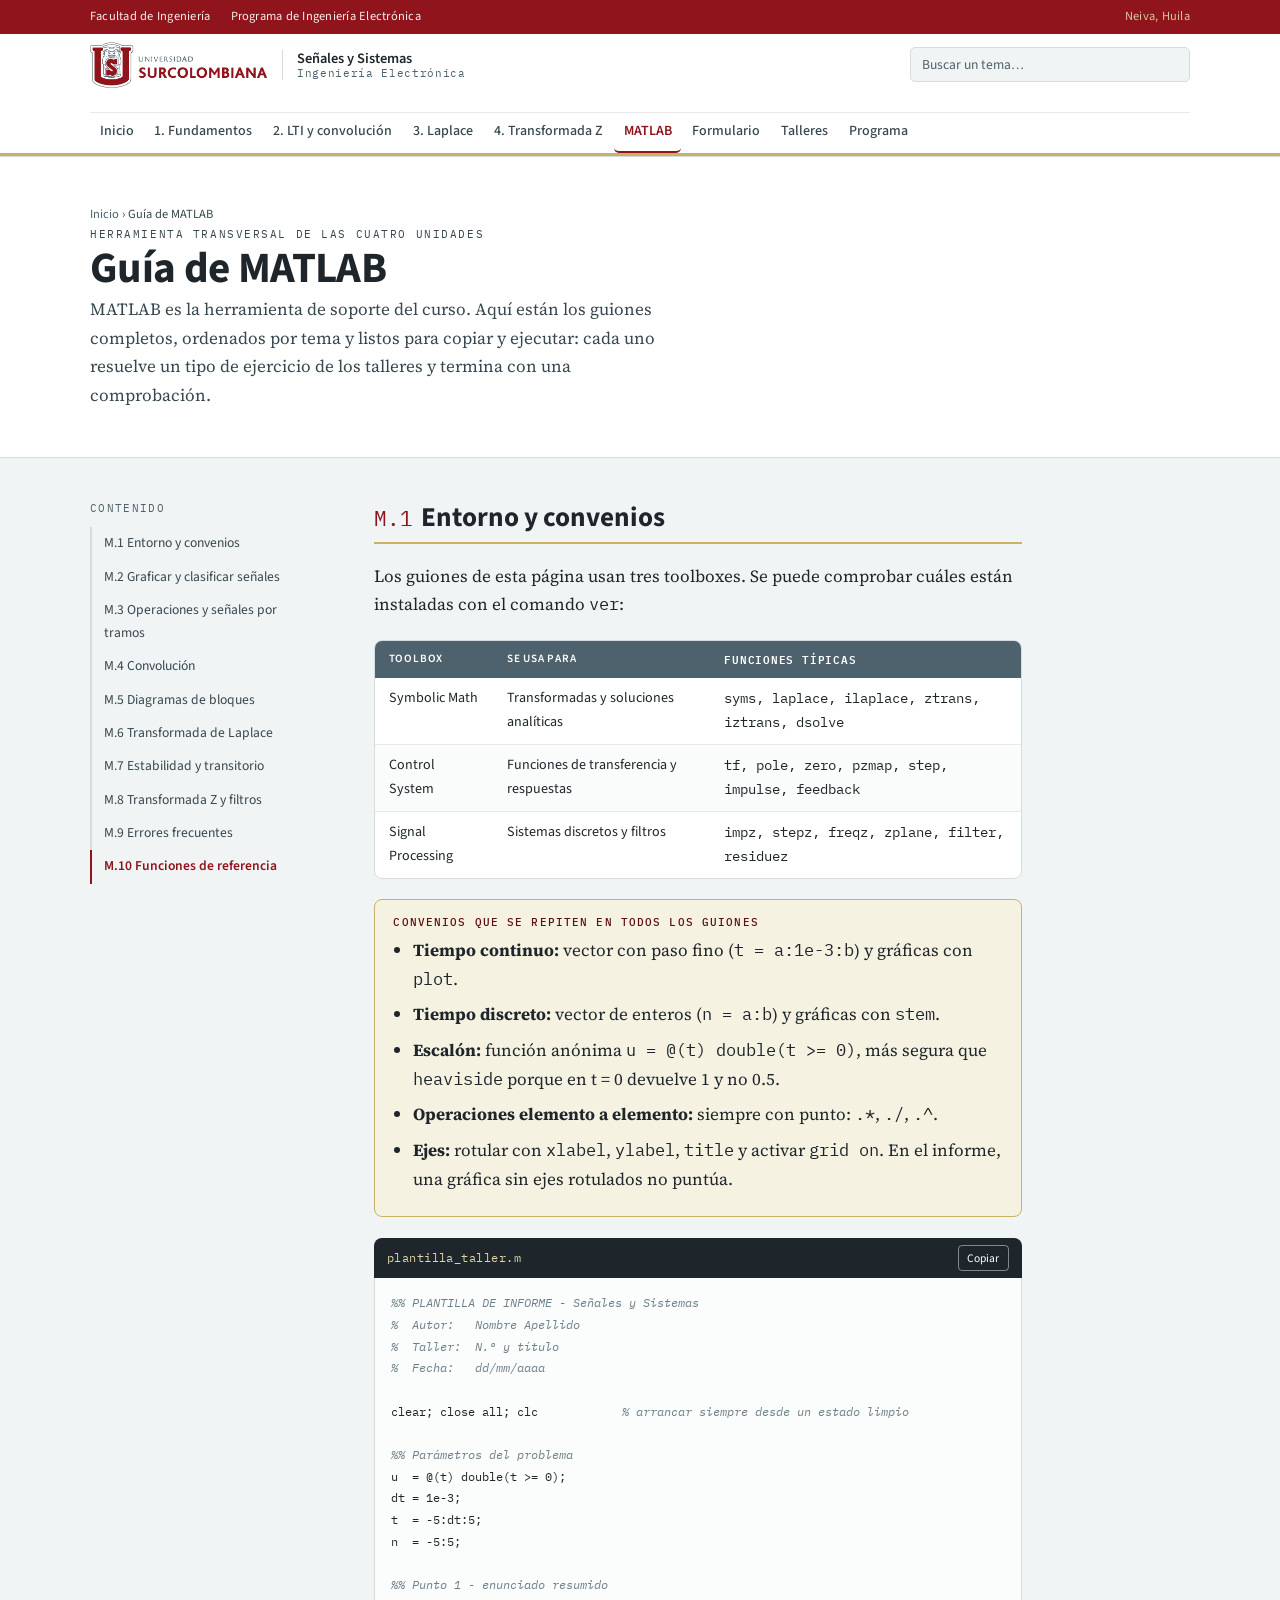
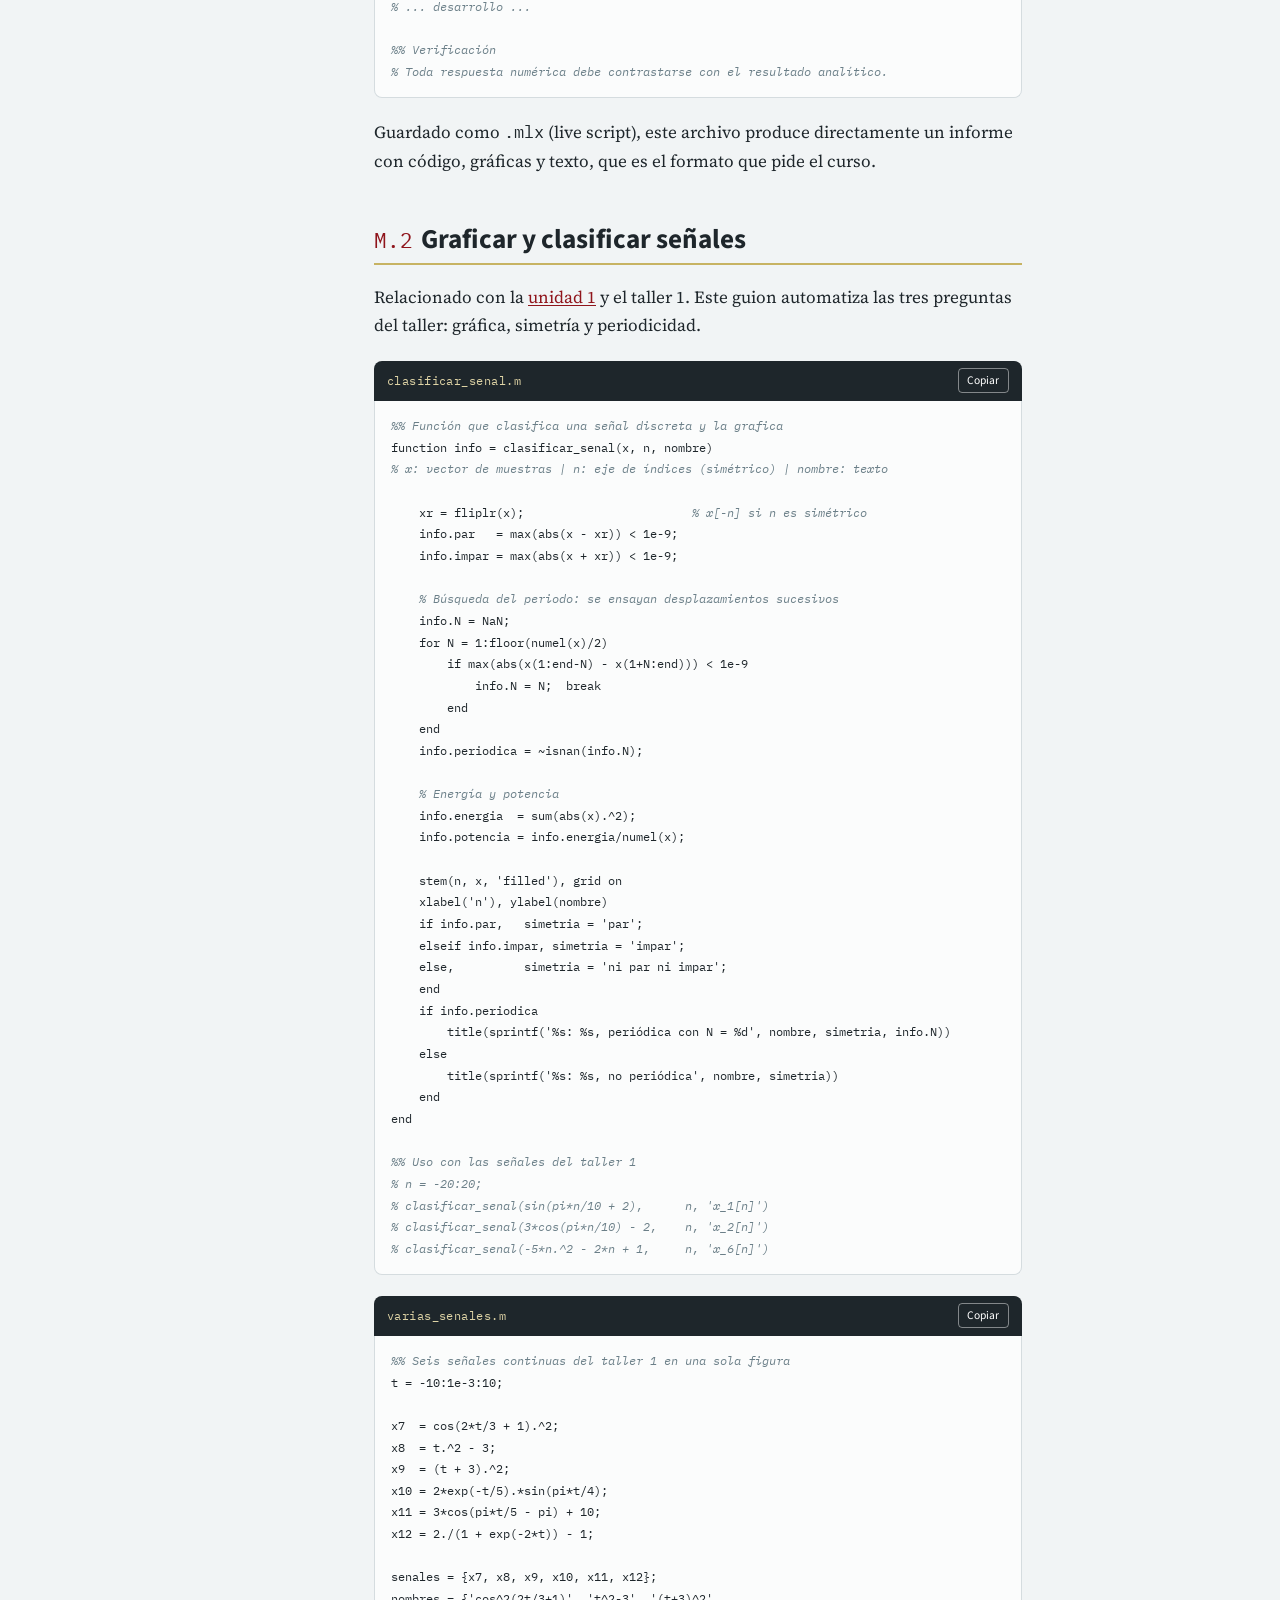
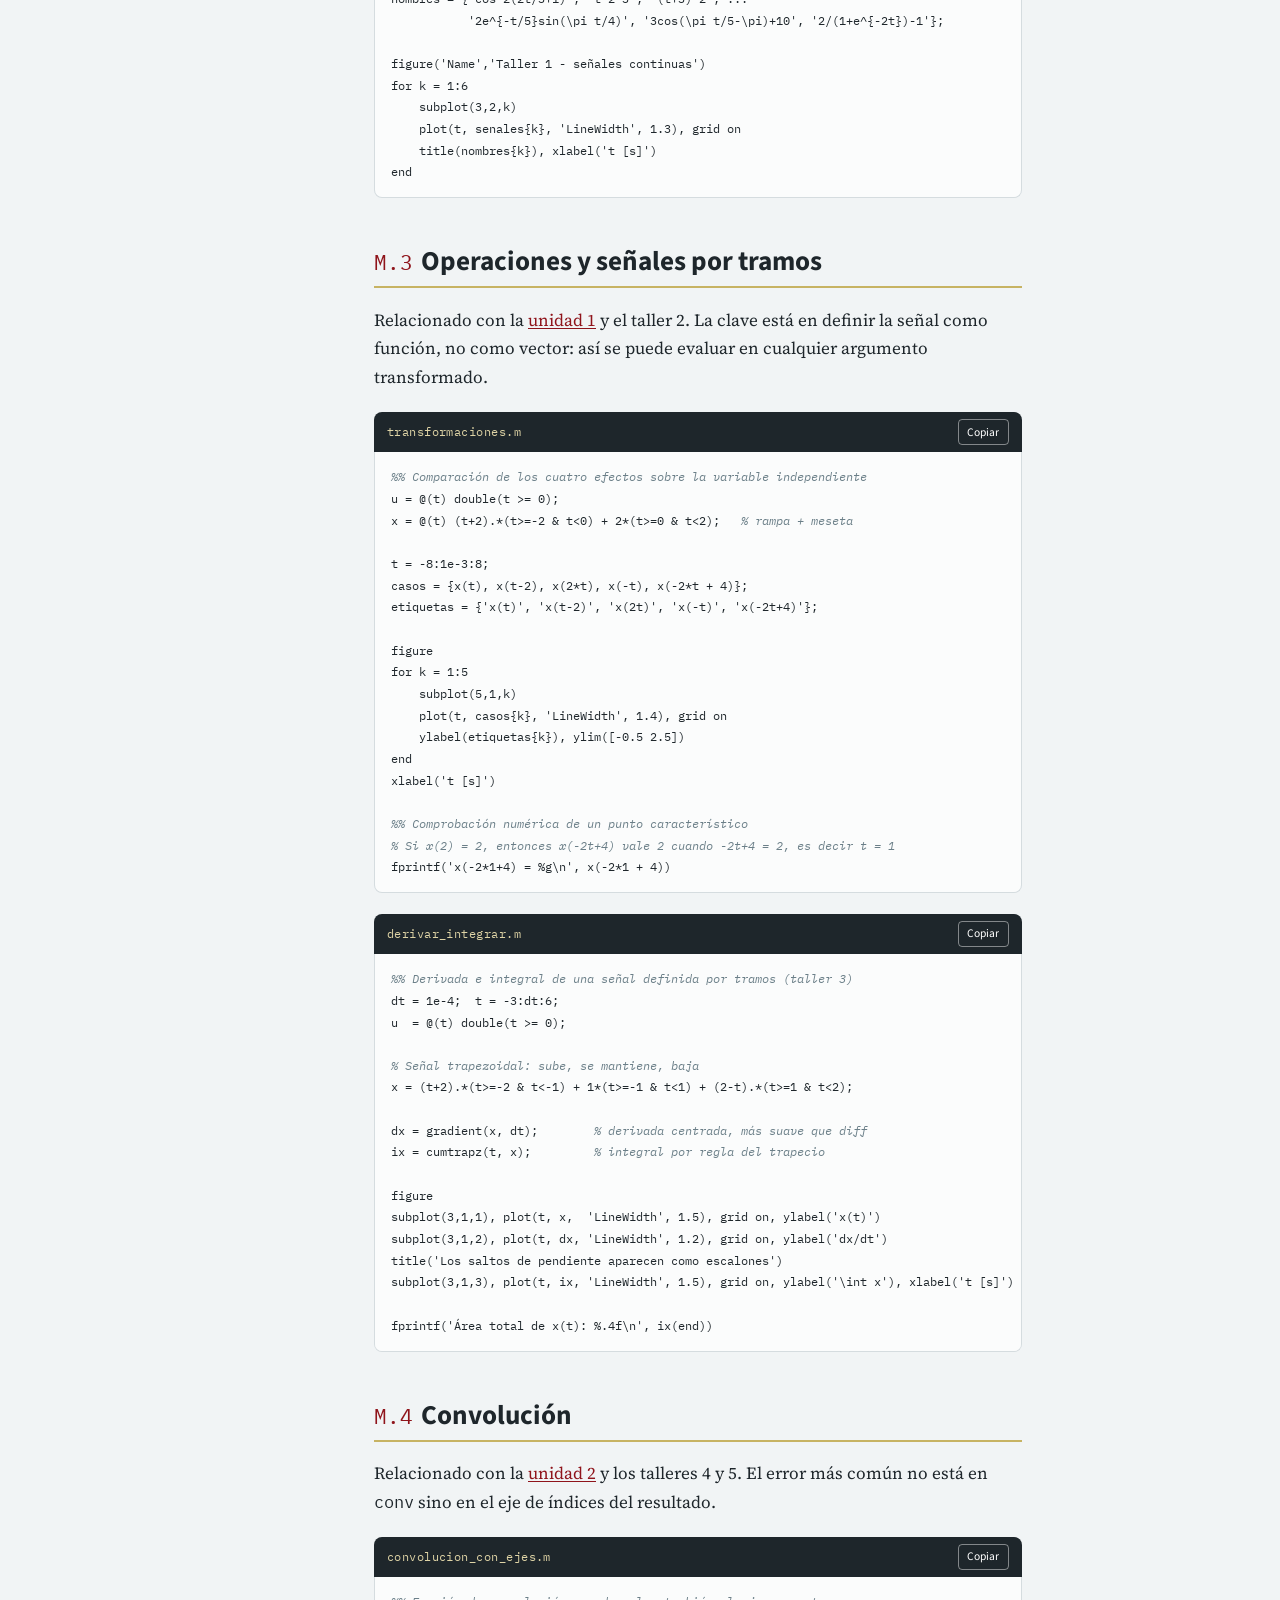
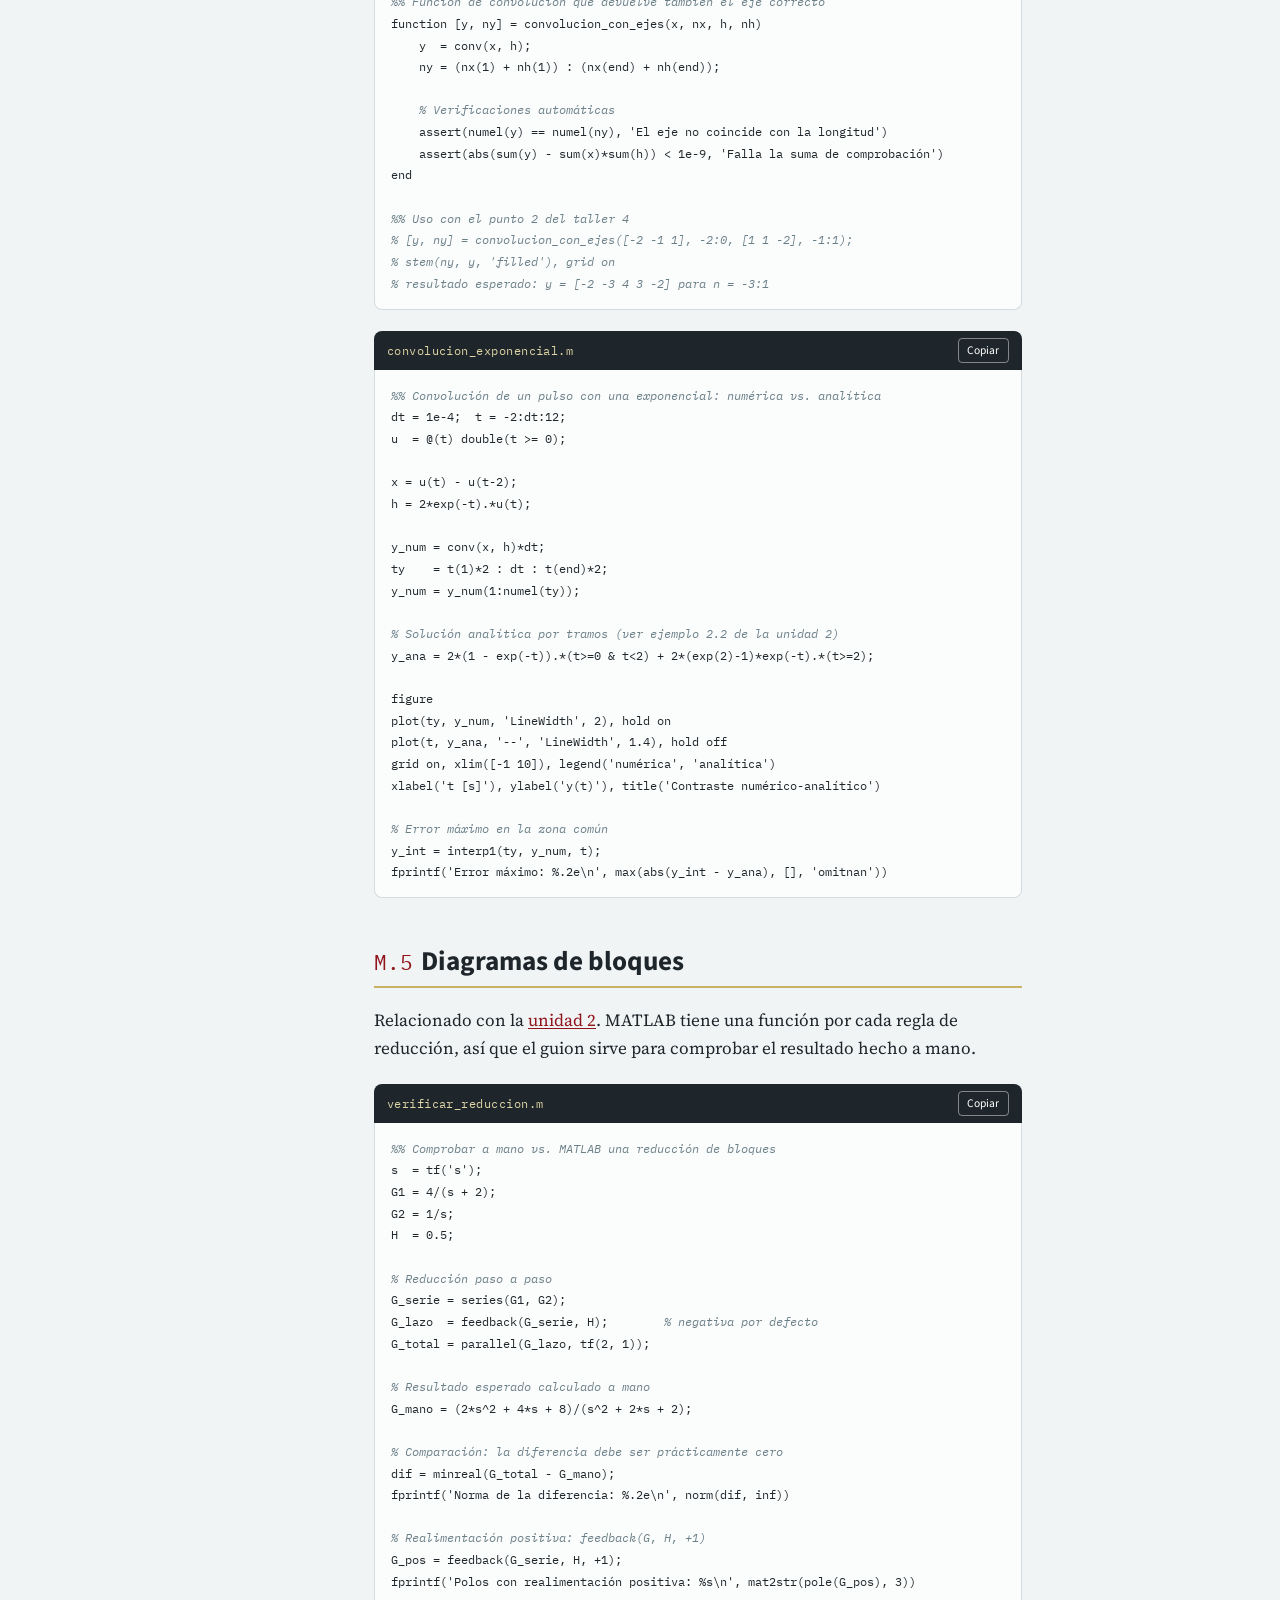
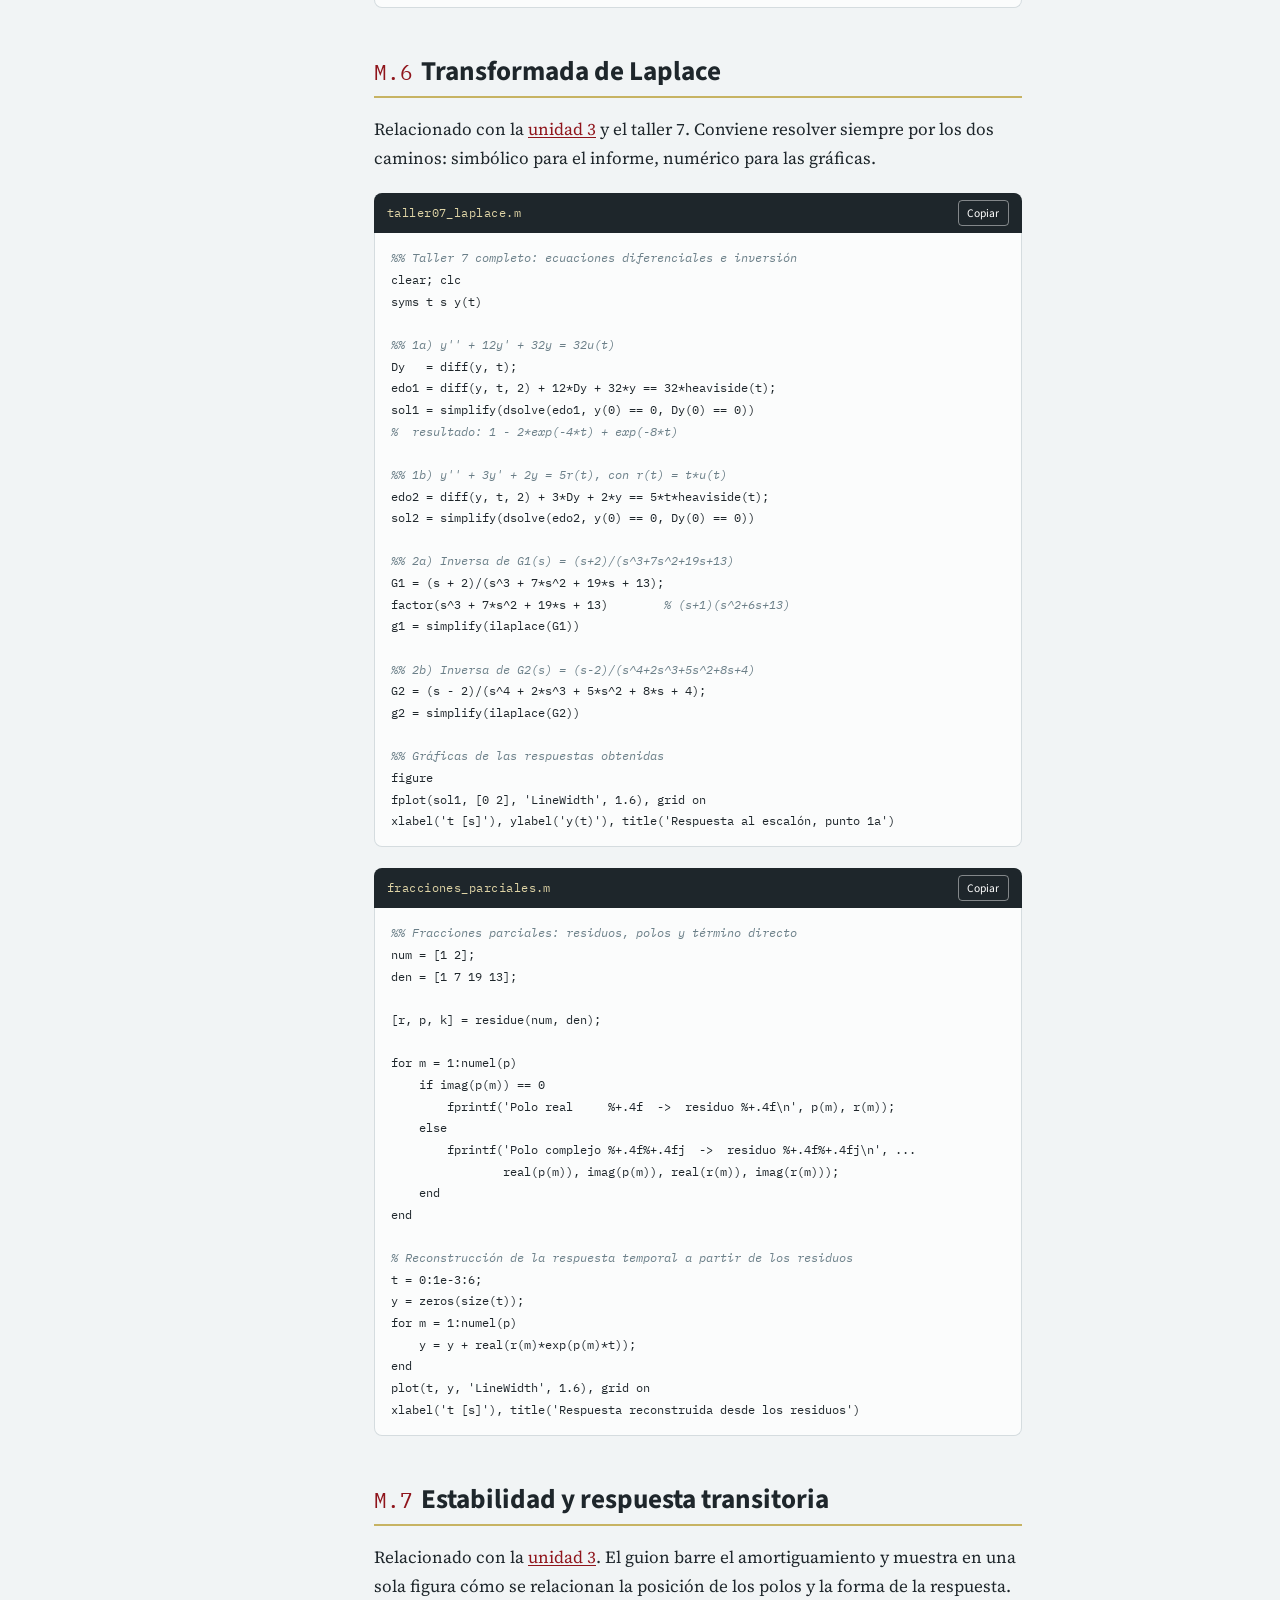
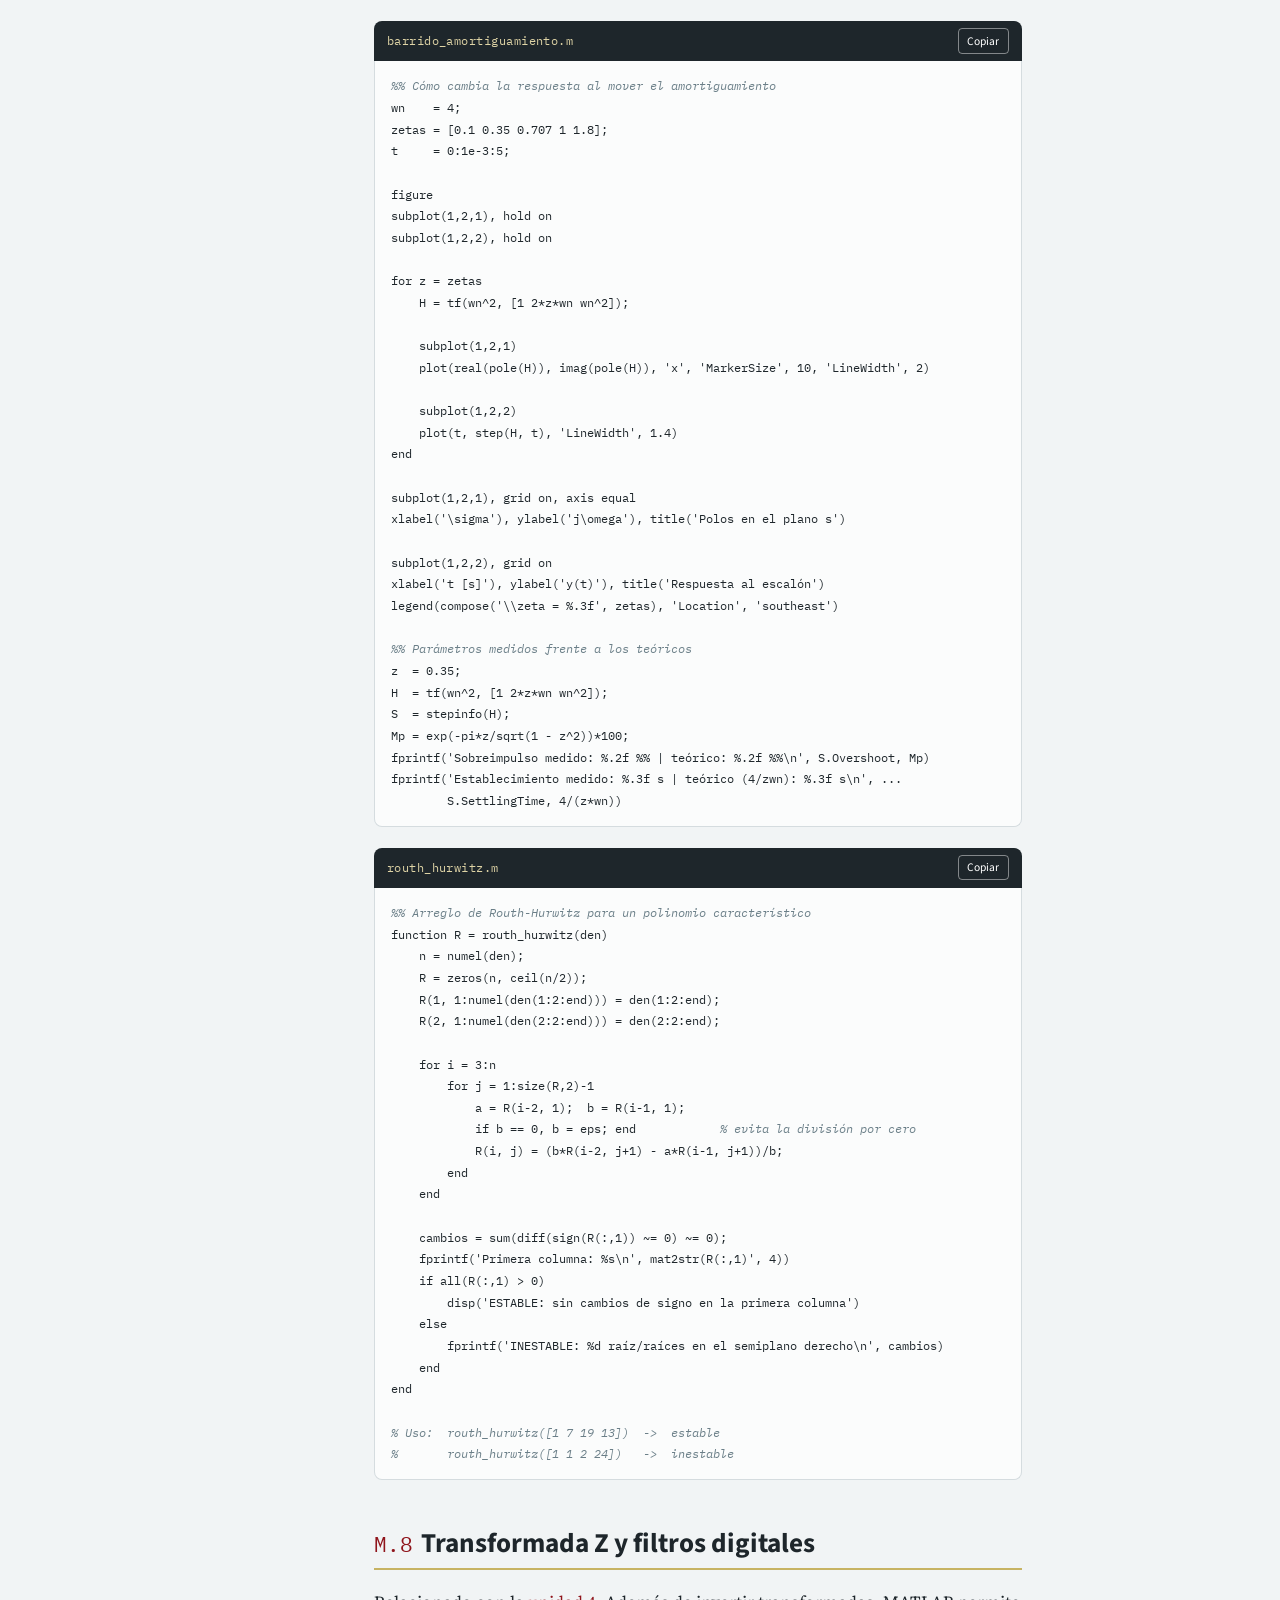
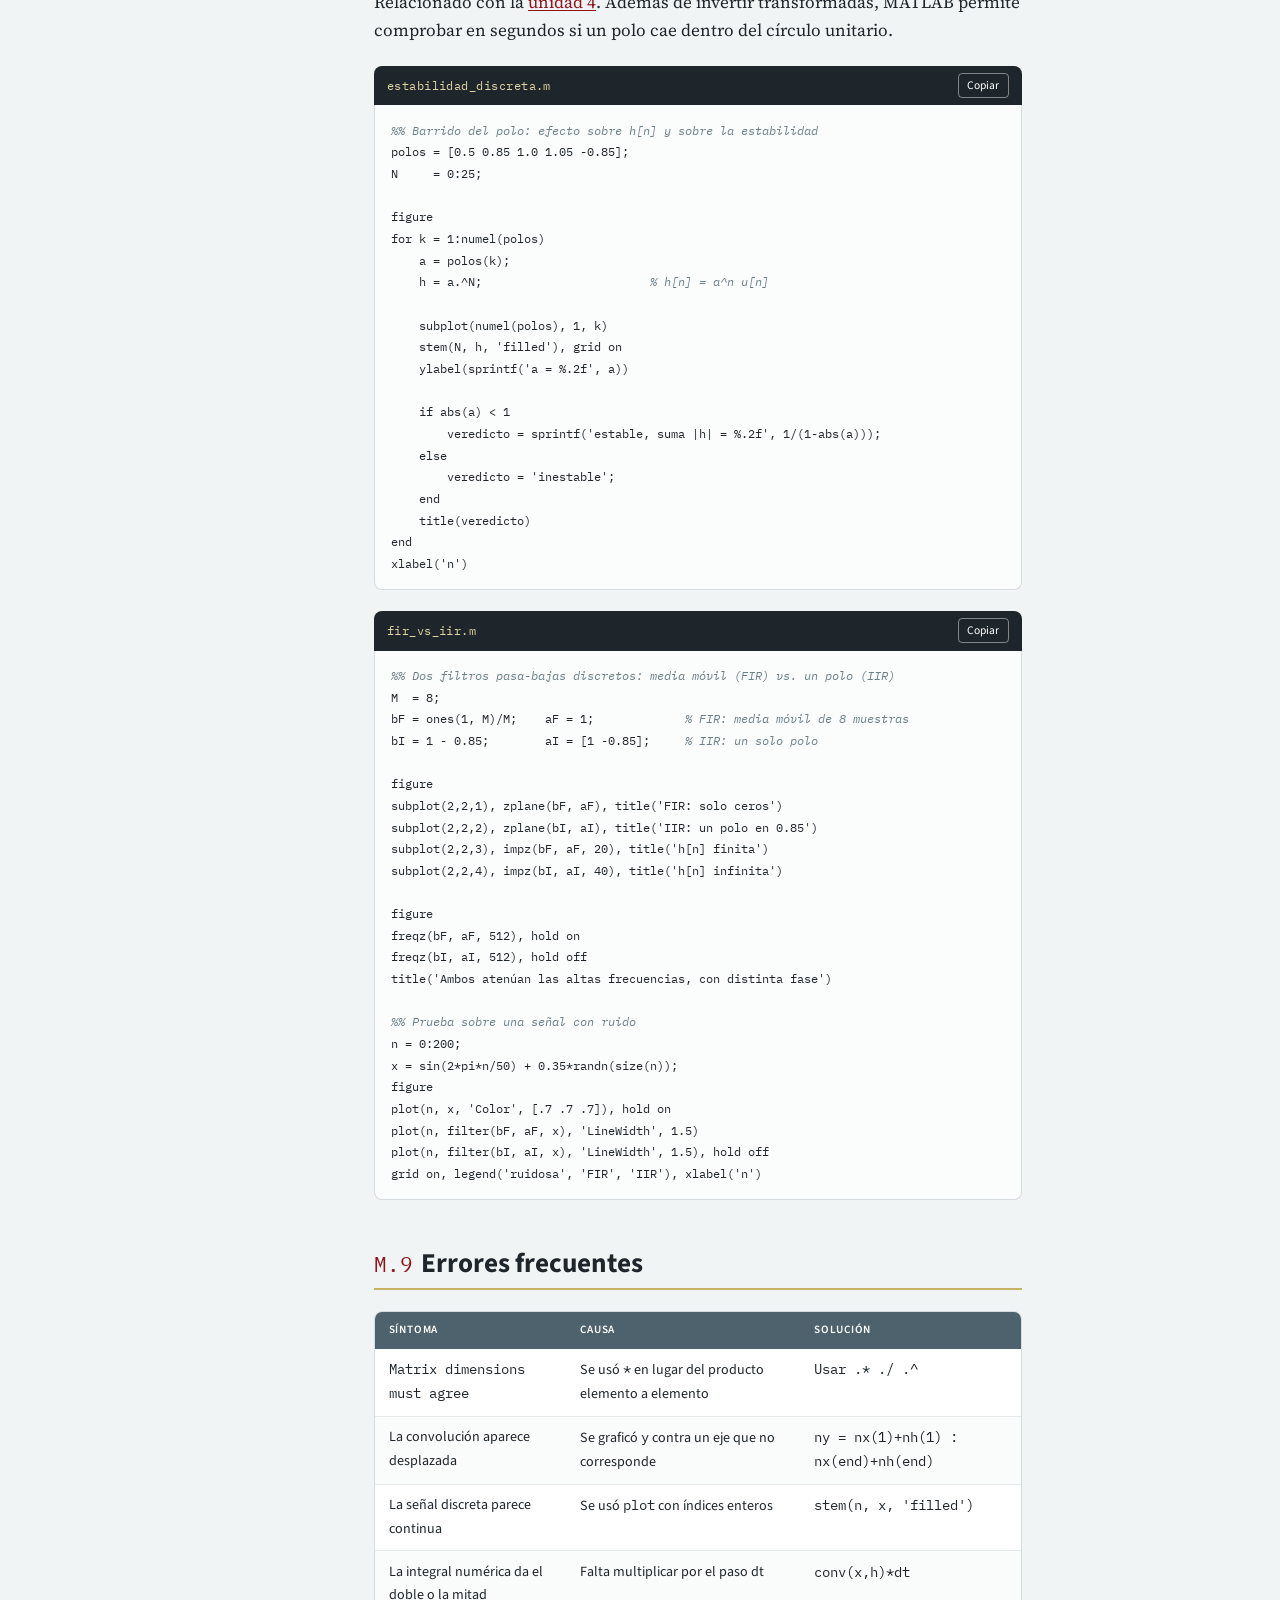
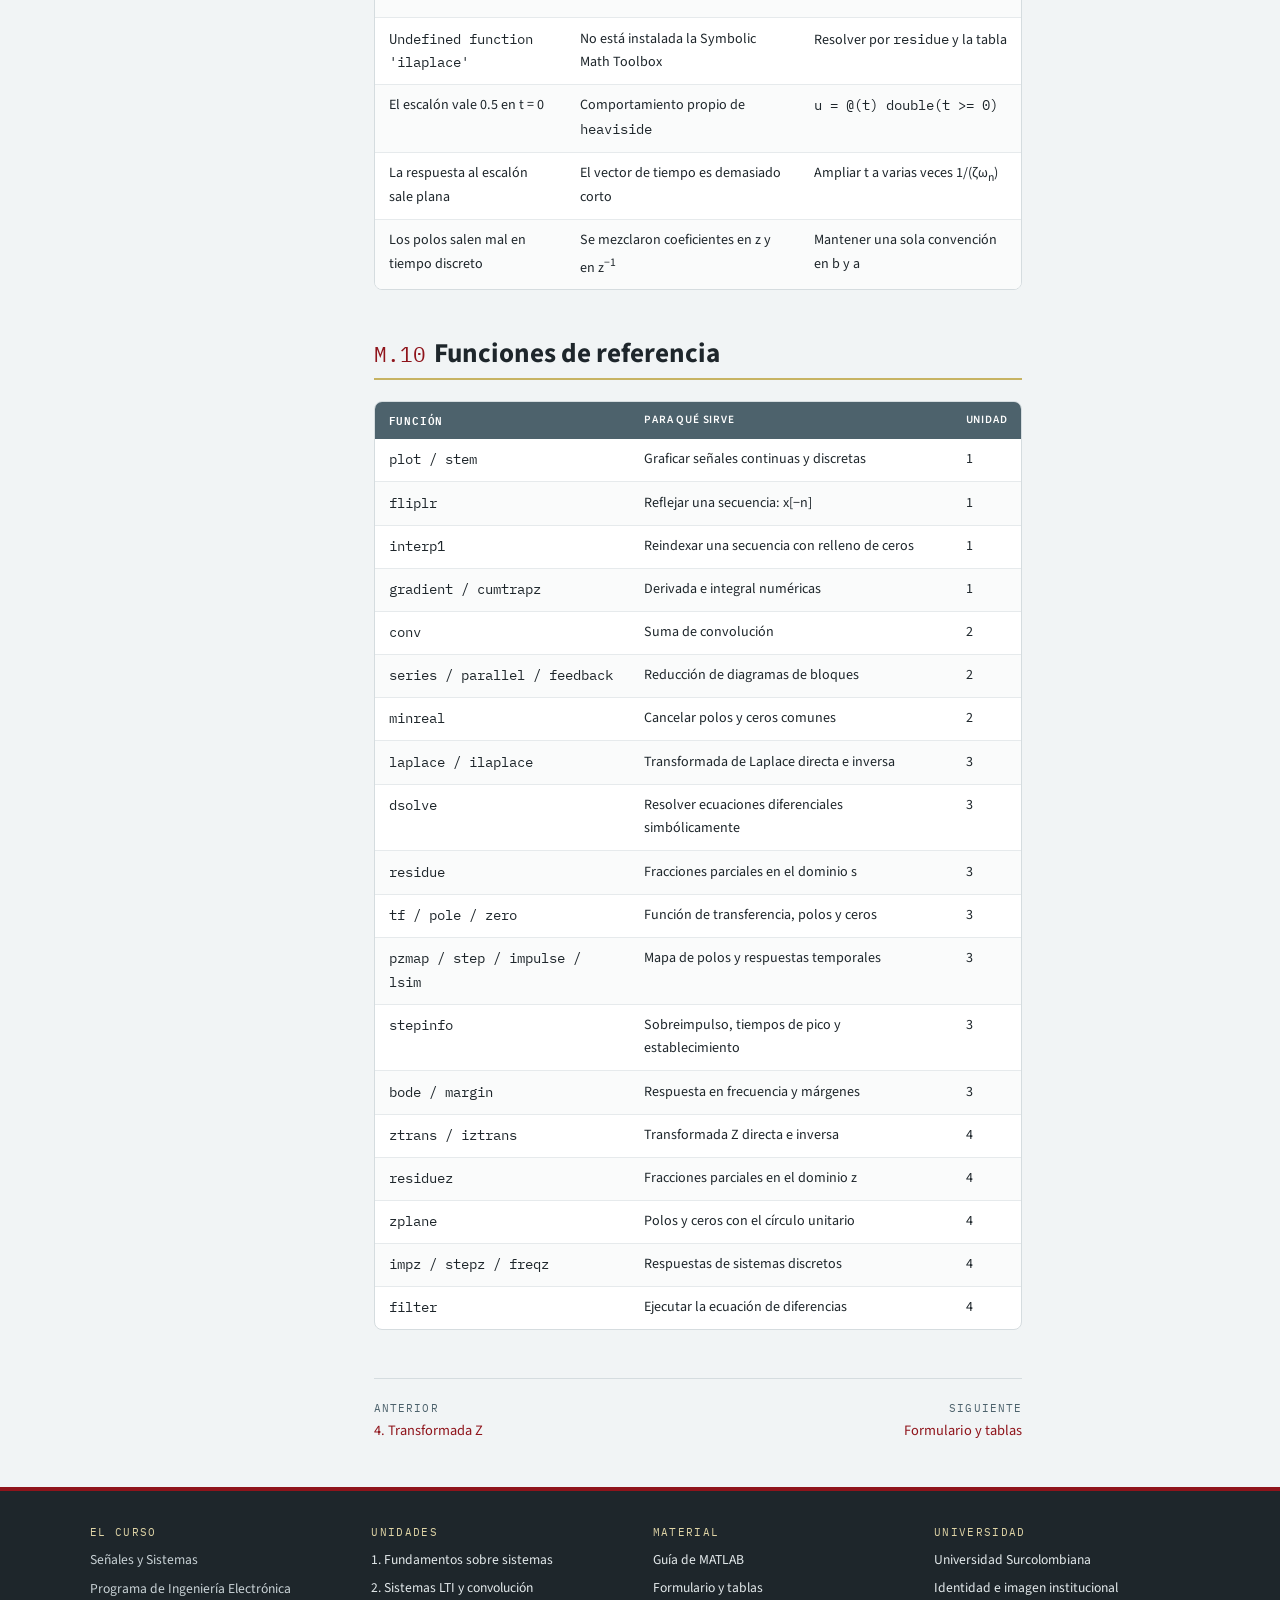
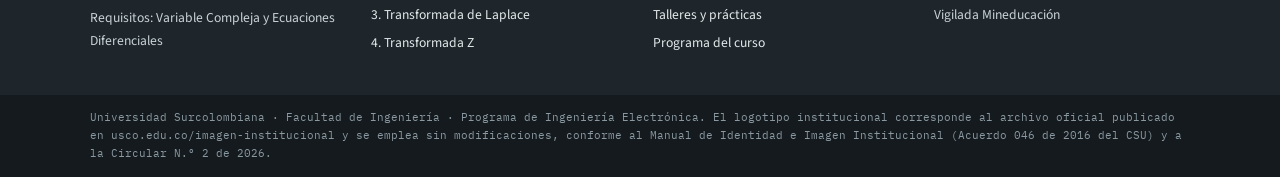
<file: matlab.html>
<!DOCTYPE html>
<html lang="es">
<head>
<meta charset="utf-8">
<meta name="viewport" content="width=device-width, initial-scale=1, viewport-fit=cover">
<meta name="description" content="Guía de MATLAB del curso Señales y Sistemas: scripts listos para ejecutar sobre señales, convolución, diagramas de bloques, Transformada de Laplace, Transformada Z y filtros digitales.">
<title>Guía de MATLAB</title>
<link rel="icon" href="img/favicon.svg" type="image/svg+xml">
<link rel="preconnect" href="https://fonts.googleapis.com">
<link rel="preconnect" href="https://fonts.gstatic.com" crossorigin>
<link rel="stylesheet" href="https://fonts.googleapis.com/css2?family=IBM+Plex+Mono:wght@400;500&amp;family=Source+Sans+3:wght@400;500;600;700&amp;family=Source+Serif+4:opsz,wght@8..60,400;8..60,600&amp;display=swap">
<link rel="stylesheet" href="css/estilos.css">
</head>
<body>
<a class="saltar" href="#principal">Saltar al contenido</a>

<div class="franja">
  <div class="shell">
    <span>Facultad de Ingeniería</span>
    <span>Programa de Ingeniería Electrónica</span>
    <span class="sede">Neiva, Huila</span>
  </div>
</div>

<header class="cabecera">
  <div class="shell">
    <a class="marca" href="index.html">
      <img src="img/universidad-surcolombiana.png" alt="Universidad Surcolombiana" width="347" height="90">
      <span class="curso">Señales y Sistemas<small>Ingeniería Electrónica</small></span>
    </a>
    <form class="buscador" role="search" onsubmit="return false">
      <label class="sr-only" for="q">Buscar en el sitio</label>
      <input type="search" id="q" placeholder="Buscar un tema…" autocomplete="off" aria-describedby="q-ayuda">
      <span class="sr-only" id="q-ayuda">Escribe para buscar entre las secciones del sitio</span>
      <div class="resultados" id="resultados" hidden></div>
    </form>
    <button class="menu-boton" type="button" aria-expanded="false" aria-controls="nav-principal">Menú</button>
    <nav class="nav" id="nav-principal" aria-label="Navegación principal">
      <ul>
        <li><a href="index.html">Inicio</a></li>
        <li><a href="unidad-1.html">1. Fundamentos</a></li>
        <li><a href="unidad-2.html">2. LTI y convolución</a></li>
        <li><a href="unidad-3.html">3. Laplace</a></li>
        <li><a href="unidad-4.html">4. Transformada Z</a></li>
        <li><a href="matlab.html" aria-current="page">MATLAB</a></li>
        <li><a href="formulario.html">Formulario</a></li>
        <li><a href="talleres.html">Talleres</a></li>
        <li><a href="programa.html">Programa</a></li>
      </ul>
    </nav>
  </div>
</header>

<main id="principal">

  <div class="unidad-portada">
    <div class="shell">
      <p class="miga"><a href="index.html">Inicio</a> › Guía de MATLAB</p>
      <p class="etiqueta">Herramienta transversal de las cuatro unidades</p>
      <h1>Guía de MATLAB</h1>
      <p>MATLAB es la herramienta de soporte del curso. Aquí están los guiones completos, ordenados por tema y listos para copiar y ejecutar: cada uno resuelve un tipo de ejercicio de los talleres y termina con una comprobación.</p>
    </div>
  </div>

  <div class="shell">
    <div class="disposicion">

      <aside class="rail">
        <h2>Contenido</h2>
        <ol>
          <li><a href="#entorno">M.1 Entorno y convenios</a></li>
          <li><a href="#senales">M.2 Graficar y clasificar señales</a></li>
          <li><a href="#operaciones">M.3 Operaciones y señales por tramos</a></li>
          <li><a href="#convolucion">M.4 Convolución</a></li>
          <li><a href="#bloques">M.5 Diagramas de bloques</a></li>
          <li><a href="#laplace">M.6 Transformada de Laplace</a></li>
          <li><a href="#estabilidad">M.7 Estabilidad y transitorio</a></li>
          <li><a href="#zeta">M.8 Transformada Z y filtros</a></li>
          <li><a href="#errores">M.9 Errores frecuentes</a></li>
          <li><a href="#referencia">M.10 Funciones de referencia</a></li>
        </ol>
      </aside>

      <article class="articulo">

        <section id="entorno">
          <h2><span class="num-seccion">M.1</span>Entorno y convenios</h2>
          <p>Los guiones de esta página usan tres toolboxes. Se puede comprobar cuáles están instaladas con el comando <span class="mono">ver</span>:</p>
          <div class="tabla-marco">
            <table>
              <caption class="sr-only">Toolboxes utilizadas en el curso</caption>
              <thead>
                <tr><th>Toolbox</th><th>Se usa para</th><th class="mono">Funciones típicas</th></tr>
              </thead>
              <tbody>
                <tr><td>Symbolic Math</td><td>Transformadas y soluciones analíticas</td><td class="mono">syms, laplace, ilaplace, ztrans, iztrans, dsolve</td></tr>
                <tr><td>Control System</td><td>Funciones de transferencia y respuestas</td><td class="mono">tf, pole, zero, pzmap, step, impulse, feedback</td></tr>
                <tr><td>Signal Processing</td><td>Sistemas discretos y filtros</td><td class="mono">impz, stepz, freqz, zplane, filter, residuez</td></tr>
              </tbody>
            </table>
          </div>

          <div class="definicion">
            <h4>Convenios que se repiten en todos los guiones</h4>
            <ul>
              <li><strong>Tiempo continuo:</strong> vector con paso fino (<span class="mono">t = a:1e-3:b</span>) y gráficas con <span class="mono">plot</span>.</li>
              <li><strong>Tiempo discreto:</strong> vector de enteros (<span class="mono">n = a:b</span>) y gráficas con <span class="mono">stem</span>.</li>
              <li><strong>Escalón:</strong> función anónima <span class="mono">u = @(t) double(t &gt;= 0)</span>, más segura que <span class="mono">heaviside</span> porque en t = 0 devuelve 1 y no 0.5.</li>
              <li><strong>Operaciones elemento a elemento:</strong> siempre con punto: <span class="mono">.*</span>, <span class="mono">./</span>, <span class="mono">.^</span>.</li>
              <li><strong>Ejes:</strong> rotular con <span class="mono">xlabel</span>, <span class="mono">ylabel</span>, <span class="mono">title</span> y activar <span class="mono">grid on</span>. En el informe, una gráfica sin ejes rotulados no puntúa.</li>
            </ul>
          </div>

          <div class="bloque-codigo">
            <div class="barra-codigo"><span class="archivo">plantilla_taller.m</span><button class="copiar" type="button">Copiar</button></div>
<pre><code><span class="c">%% PLANTILLA DE INFORME - Señales y Sistemas</span>
<span class="c">%  Autor:   Nombre Apellido</span>
<span class="c">%  Taller:  N.º y título</span>
<span class="c">%  Fecha:   dd/mm/aaaa</span>

clear; close all; clc            <span class="c">% arrancar siempre desde un estado limpio</span>

<span class="c">%% Parámetros del problema</span>
u  = @(t) double(t &gt;= 0);
dt = 1e-3;
t  = -5:dt:5;
n  = -5:5;

<span class="c">%% Punto 1 - enunciado resumido</span>
<span class="c">% ... desarrollo ...</span>

<span class="c">%% Verificación</span>
<span class="c">% Toda respuesta numérica debe contrastarse con el resultado analítico.</span></code></pre>
          </div>
          <p>Guardado como <span class="mono">.mlx</span> (live script), este archivo produce directamente un informe con código, gráficas y texto, que es el formato que pide el curso.</p>
        </section>

        <section id="senales">
          <h2><span class="num-seccion">M.2</span>Graficar y clasificar señales</h2>
          <p>Relacionado con la <a href="unidad-1.html#clasificacion">unidad 1</a> y el taller 1. Este guion automatiza las tres preguntas del taller: gráfica, simetría y periodicidad.</p>

          <div class="bloque-codigo">
            <div class="barra-codigo"><span class="archivo">clasificar_senal.m</span><button class="copiar" type="button">Copiar</button></div>
<pre><code><span class="c">%% Función que clasifica una señal discreta y la grafica</span>
function info = clasificar_senal(x, n, nombre)
<span class="c">% x: vector de muestras | n: eje de índices (simétrico) | nombre: texto</span>

    xr = fliplr(x);                        <span class="c">% x[-n] si n es simétrico</span>
    info.par   = max(abs(x - xr)) &lt; 1e-9;
    info.impar = max(abs(x + xr)) &lt; 1e-9;

    <span class="c">% Búsqueda del periodo: se ensayan desplazamientos sucesivos</span>
    info.N = NaN;
    for N = 1:floor(numel(x)/2)
        if max(abs(x(1:end-N) - x(1+N:end))) &lt; 1e-9
            info.N = N;  break
        end
    end
    info.periodica = ~isnan(info.N);

    <span class="c">% Energía y potencia</span>
    info.energia  = sum(abs(x).^2);
    info.potencia = info.energia/numel(x);

    stem(n, x, 'filled'), grid on
    xlabel('n'), ylabel(nombre)
    if info.par,   simetria = 'par';
    elseif info.impar, simetria = 'impar';
    else,          simetria = 'ni par ni impar';
    end
    if info.periodica
        title(sprintf('%s: %s, periódica con N = %d', nombre, simetria, info.N))
    else
        title(sprintf('%s: %s, no periódica', nombre, simetria))
    end
end

<span class="c">%% Uso con las señales del taller 1</span>
<span class="c">% n = -20:20;</span>
<span class="c">% clasificar_senal(sin(pi*n/10 + 2),      n, 'x_1[n]')</span>
<span class="c">% clasificar_senal(3*cos(pi*n/10) - 2,    n, 'x_2[n]')</span>
<span class="c">% clasificar_senal(-5*n.^2 - 2*n + 1,     n, 'x_6[n]')</span></code></pre>
          </div>

          <div class="bloque-codigo">
            <div class="barra-codigo"><span class="archivo">varias_senales.m</span><button class="copiar" type="button">Copiar</button></div>
<pre><code><span class="c">%% Seis señales continuas del taller 1 en una sola figura</span>
t = -10:1e-3:10;

x7  = cos(2*t/3 + 1).^2;
x8  = t.^2 - 3;
x9  = (t + 3).^2;
x10 = 2*exp(-t/5).*sin(pi*t/4);
x11 = 3*cos(pi*t/5 - pi) + 10;
x12 = 2./(1 + exp(-2*t)) - 1;

senales = {x7, x8, x9, x10, x11, x12};
nombres = {'cos^2(2t/3+1)', 't^2-3', '(t+3)^2', ...
           '2e^{-t/5}sin(\pi t/4)', '3cos(\pi t/5-\pi)+10', '2/(1+e^{-2t})-1'};

figure('Name','Taller 1 - señales continuas')
for k = 1:6
    subplot(3,2,k)
    plot(t, senales{k}, 'LineWidth', 1.3), grid on
    title(nombres{k}), xlabel('t [s]')
end</code></pre>
          </div>
        </section>

        <section id="operaciones">
          <h2><span class="num-seccion">M.3</span>Operaciones y señales por tramos</h2>
          <p>Relacionado con la <a href="unidad-1.html#operaciones">unidad 1</a> y el taller 2. La clave está en definir la señal como función, no como vector: así se puede evaluar en cualquier argumento transformado.</p>

          <div class="bloque-codigo">
            <div class="barra-codigo"><span class="archivo">transformaciones.m</span><button class="copiar" type="button">Copiar</button></div>
<pre><code><span class="c">%% Comparación de los cuatro efectos sobre la variable independiente</span>
u = @(t) double(t &gt;= 0);
x = @(t) (t+2).*(t&gt;=-2 &amp; t&lt;0) + 2*(t&gt;=0 &amp; t&lt;2);   <span class="c">% rampa + meseta</span>

t = -8:1e-3:8;
casos = {x(t), x(t-2), x(2*t), x(-t), x(-2*t + 4)};
etiquetas = {'x(t)', 'x(t-2)', 'x(2t)', 'x(-t)', 'x(-2t+4)'};

figure
for k = 1:5
    subplot(5,1,k)
    plot(t, casos{k}, 'LineWidth', 1.4), grid on
    ylabel(etiquetas{k}), ylim([-0.5 2.5])
end
xlabel('t [s]')

<span class="c">%% Comprobación numérica de un punto característico</span>
<span class="c">% Si x(2) = 2, entonces x(-2t+4) vale 2 cuando -2t+4 = 2, es decir t = 1</span>
fprintf('x(-2*1+4) = %g\n', x(-2*1 + 4))</code></pre>
          </div>

          <div class="bloque-codigo">
            <div class="barra-codigo"><span class="archivo">derivar_integrar.m</span><button class="copiar" type="button">Copiar</button></div>
<pre><code><span class="c">%% Derivada e integral de una señal definida por tramos (taller 3)</span>
dt = 1e-4;  t = -3:dt:6;
u  = @(t) double(t &gt;= 0);

<span class="c">% Señal trapezoidal: sube, se mantiene, baja</span>
x = (t+2).*(t&gt;=-2 &amp; t&lt;-1) + 1*(t&gt;=-1 &amp; t&lt;1) + (2-t).*(t&gt;=1 &amp; t&lt;2);

dx = gradient(x, dt);        <span class="c">% derivada centrada, más suave que diff</span>
ix = cumtrapz(t, x);         <span class="c">% integral por regla del trapecio</span>

figure
subplot(3,1,1), plot(t, x,  'LineWidth', 1.5), grid on, ylabel('x(t)')
subplot(3,1,2), plot(t, dx, 'LineWidth', 1.2), grid on, ylabel('dx/dt')
title('Los saltos de pendiente aparecen como escalones')
subplot(3,1,3), plot(t, ix, 'LineWidth', 1.5), grid on, ylabel('\int x'), xlabel('t [s]')

fprintf('Área total de x(t): %.4f\n', ix(end))</code></pre>
          </div>
        </section>

        <section id="convolucion">
          <h2><span class="num-seccion">M.4</span>Convolución</h2>
          <p>Relacionado con la <a href="unidad-2.html#suma">unidad 2</a> y los talleres 4 y 5. El error más común no está en <span class="mono">conv</span> sino en el eje de índices del resultado.</p>

          <div class="bloque-codigo">
            <div class="barra-codigo"><span class="archivo">convolucion_con_ejes.m</span><button class="copiar" type="button">Copiar</button></div>
<pre><code><span class="c">%% Función de convolución que devuelve también el eje correcto</span>
function [y, ny] = convolucion_con_ejes(x, nx, h, nh)
    y  = conv(x, h);
    ny = (nx(1) + nh(1)) : (nx(end) + nh(end));

    <span class="c">% Verificaciones automáticas</span>
    assert(numel(y) == numel(ny), 'El eje no coincide con la longitud')
    assert(abs(sum(y) - sum(x)*sum(h)) &lt; 1e-9, 'Falla la suma de comprobación')
end

<span class="c">%% Uso con el punto 2 del taller 4</span>
<span class="c">% [y, ny] = convolucion_con_ejes([-2 -1 1], -2:0, [1 1 -2], -1:1);</span>
<span class="c">% stem(ny, y, 'filled'), grid on</span>
<span class="c">% resultado esperado: y = [-2 -3 4 3 -2] para n = -3:1</span></code></pre>
          </div>

          <div class="bloque-codigo">
            <div class="barra-codigo"><span class="archivo">convolucion_exponencial.m</span><button class="copiar" type="button">Copiar</button></div>
<pre><code><span class="c">%% Convolución de un pulso con una exponencial: numérica vs. analítica</span>
dt = 1e-4;  t = -2:dt:12;
u  = @(t) double(t &gt;= 0);

x = u(t) - u(t-2);
h = 2*exp(-t).*u(t);

y_num = conv(x, h)*dt;
ty    = t(1)*2 : dt : t(end)*2;
y_num = y_num(1:numel(ty));

<span class="c">% Solución analítica por tramos (ver ejemplo 2.2 de la unidad 2)</span>
y_ana = 2*(1 - exp(-t)).*(t&gt;=0 &amp; t&lt;2) + 2*(exp(2)-1)*exp(-t).*(t&gt;=2);

figure
plot(ty, y_num, 'LineWidth', 2), hold on
plot(t, y_ana, '--', 'LineWidth', 1.4), hold off
grid on, xlim([-1 10]), legend('numérica', 'analítica')
xlabel('t [s]'), ylabel('y(t)'), title('Contraste numérico-analítico')

<span class="c">% Error máximo en la zona común</span>
y_int = interp1(ty, y_num, t);
fprintf('Error máximo: %.2e\n', max(abs(y_int - y_ana), [], 'omitnan'))</code></pre>
          </div>
        </section>

        <section id="bloques">
          <h2><span class="num-seccion">M.5</span>Diagramas de bloques</h2>
          <p>Relacionado con la <a href="unidad-2.html#bloques">unidad 2</a>. MATLAB tiene una función por cada regla de reducción, así que el guion sirve para comprobar el resultado hecho a mano.</p>

          <div class="bloque-codigo">
            <div class="barra-codigo"><span class="archivo">verificar_reduccion.m</span><button class="copiar" type="button">Copiar</button></div>
<pre><code><span class="c">%% Comprobar a mano vs. MATLAB una reducción de bloques</span>
s  = tf('s');
G1 = 4/(s + 2);
G2 = 1/s;
H  = 0.5;

<span class="c">% Reducción paso a paso</span>
G_serie = series(G1, G2);
G_lazo  = feedback(G_serie, H);        <span class="c">% negativa por defecto</span>
G_total = parallel(G_lazo, tf(2, 1));

<span class="c">% Resultado esperado calculado a mano</span>
G_mano = (2*s^2 + 4*s + 8)/(s^2 + 2*s + 2);

<span class="c">% Comparación: la diferencia debe ser prácticamente cero</span>
dif = minreal(G_total - G_mano);
fprintf('Norma de la diferencia: %.2e\n', norm(dif, inf))

<span class="c">% Realimentación positiva: feedback(G, H, +1)</span>
G_pos = feedback(G_serie, H, +1);
fprintf('Polos con realimentación positiva: %s\n', mat2str(pole(G_pos), 3))</code></pre>
          </div>
        </section>

        <section id="laplace">
          <h2><span class="num-seccion">M.6</span>Transformada de Laplace</h2>
          <p>Relacionado con la <a href="unidad-3.html">unidad 3</a> y el taller 7. Conviene resolver siempre por los dos caminos: simbólico para el informe, numérico para las gráficas.</p>

          <div class="bloque-codigo">
            <div class="barra-codigo"><span class="archivo">taller07_laplace.m</span><button class="copiar" type="button">Copiar</button></div>
<pre><code><span class="c">%% Taller 7 completo: ecuaciones diferenciales e inversión</span>
clear; clc
syms t s y(t)

<span class="c">%% 1a) y'' + 12y' + 32y = 32u(t)</span>
Dy   = diff(y, t);
edo1 = diff(y, t, 2) + 12*Dy + 32*y == 32*heaviside(t);
sol1 = simplify(dsolve(edo1, y(0) == 0, Dy(0) == 0))
<span class="c">%  resultado: 1 - 2*exp(-4*t) + exp(-8*t)</span>

<span class="c">%% 1b) y'' + 3y' + 2y = 5r(t), con r(t) = t*u(t)</span>
edo2 = diff(y, t, 2) + 3*Dy + 2*y == 5*t*heaviside(t);
sol2 = simplify(dsolve(edo2, y(0) == 0, Dy(0) == 0))

<span class="c">%% 2a) Inversa de G1(s) = (s+2)/(s^3+7s^2+19s+13)</span>
G1 = (s + 2)/(s^3 + 7*s^2 + 19*s + 13);
factor(s^3 + 7*s^2 + 19*s + 13)        <span class="c">% (s+1)(s^2+6s+13)</span>
g1 = simplify(ilaplace(G1))

<span class="c">%% 2b) Inversa de G2(s) = (s-2)/(s^4+2s^3+5s^2+8s+4)</span>
G2 = (s - 2)/(s^4 + 2*s^3 + 5*s^2 + 8*s + 4);
g2 = simplify(ilaplace(G2))

<span class="c">%% Gráficas de las respuestas obtenidas</span>
figure
fplot(sol1, [0 2], 'LineWidth', 1.6), grid on
xlabel('t [s]'), ylabel('y(t)'), title('Respuesta al escalón, punto 1a')</code></pre>
          </div>

          <div class="bloque-codigo">
            <div class="barra-codigo"><span class="archivo">fracciones_parciales.m</span><button class="copiar" type="button">Copiar</button></div>
<pre><code><span class="c">%% Fracciones parciales: residuos, polos y término directo</span>
num = [1 2];
den = [1 7 19 13];

[r, p, k] = residue(num, den);

for m = 1:numel(p)
    if imag(p(m)) == 0
        fprintf('Polo real     %+.4f  ->  residuo %+.4f\n', p(m), r(m));
    else
        fprintf('Polo complejo %+.4f%+.4fj  ->  residuo %+.4f%+.4fj\n', ...
                real(p(m)), imag(p(m)), real(r(m)), imag(r(m)));
    end
end

<span class="c">% Reconstrucción de la respuesta temporal a partir de los residuos</span>
t = 0:1e-3:6;
y = zeros(size(t));
for m = 1:numel(p)
    y = y + real(r(m)*exp(p(m)*t));
end
plot(t, y, 'LineWidth', 1.6), grid on
xlabel('t [s]'), title('Respuesta reconstruida desde los residuos')</code></pre>
          </div>
        </section>

        <section id="estabilidad">
          <h2><span class="num-seccion">M.7</span>Estabilidad y respuesta transitoria</h2>
          <p>Relacionado con la <a href="unidad-3.html#transitoria">unidad 3</a>. El guion barre el amortiguamiento y muestra en una sola figura cómo se relacionan la posición de los polos y la forma de la respuesta.</p>

          <div class="bloque-codigo">
            <div class="barra-codigo"><span class="archivo">barrido_amortiguamiento.m</span><button class="copiar" type="button">Copiar</button></div>
<pre><code><span class="c">%% Cómo cambia la respuesta al mover el amortiguamiento</span>
wn    = 4;
zetas = [0.1 0.35 0.707 1 1.8];
t     = 0:1e-3:5;

figure
subplot(1,2,1), hold on
subplot(1,2,2), hold on

for z = zetas
    H = tf(wn^2, [1 2*z*wn wn^2]);

    subplot(1,2,1)
    plot(real(pole(H)), imag(pole(H)), 'x', 'MarkerSize', 10, 'LineWidth', 2)

    subplot(1,2,2)
    plot(t, step(H, t), 'LineWidth', 1.4)
end

subplot(1,2,1), grid on, axis equal
xlabel('\sigma'), ylabel('j\omega'), title('Polos en el plano s')

subplot(1,2,2), grid on
xlabel('t [s]'), ylabel('y(t)'), title('Respuesta al escalón')
legend(compose('\\zeta = %.3f', zetas), 'Location', 'southeast')

<span class="c">%% Parámetros medidos frente a los teóricos</span>
z  = 0.35;
H  = tf(wn^2, [1 2*z*wn wn^2]);
S  = stepinfo(H);
Mp = exp(-pi*z/sqrt(1 - z^2))*100;
fprintf('Sobreimpulso medido: %.2f %% | teórico: %.2f %%\n', S.Overshoot, Mp)
fprintf('Establecimiento medido: %.3f s | teórico (4/zwn): %.3f s\n', ...
        S.SettlingTime, 4/(z*wn))</code></pre>
          </div>

          <div class="bloque-codigo">
            <div class="barra-codigo"><span class="archivo">routh_hurwitz.m</span><button class="copiar" type="button">Copiar</button></div>
<pre><code><span class="c">%% Arreglo de Routh-Hurwitz para un polinomio característico</span>
function R = routh_hurwitz(den)
    n = numel(den);
    R = zeros(n, ceil(n/2));
    R(1, 1:numel(den(1:2:end))) = den(1:2:end);
    R(2, 1:numel(den(2:2:end))) = den(2:2:end);

    for i = 3:n
        for j = 1:size(R,2)-1
            a = R(i-2, 1);  b = R(i-1, 1);
            if b == 0, b = eps; end            <span class="c">% evita la división por cero</span>
            R(i, j) = (b*R(i-2, j+1) - a*R(i-1, j+1))/b;
        end
    end

    cambios = sum(diff(sign(R(:,1)) ~= 0) ~= 0);
    fprintf('Primera columna: %s\n', mat2str(R(:,1)', 4))
    if all(R(:,1) &gt; 0)
        disp('ESTABLE: sin cambios de signo en la primera columna')
    else
        fprintf('INESTABLE: %d raíz/raíces en el semiplano derecho\n', cambios)
    end
end

<span class="c">% Uso:  routh_hurwitz([1 7 19 13])  ->  estable</span>
<span class="c">%       routh_hurwitz([1 1 2 24])   ->  inestable</span></code></pre>
          </div>
        </section>

        <section id="zeta">
          <h2><span class="num-seccion">M.8</span>Transformada Z y filtros digitales</h2>
          <p>Relacionado con la <a href="unidad-4.html">unidad 4</a>. Además de invertir transformadas, MATLAB permite comprobar en segundos si un polo cae dentro del círculo unitario.</p>

          <div class="bloque-codigo">
            <div class="barra-codigo"><span class="archivo">estabilidad_discreta.m</span><button class="copiar" type="button">Copiar</button></div>
<pre><code><span class="c">%% Barrido del polo: efecto sobre h[n] y sobre la estabilidad</span>
polos = [0.5 0.85 1.0 1.05 -0.85];
N     = 0:25;

figure
for k = 1:numel(polos)
    a = polos(k);
    h = a.^N;                        <span class="c">% h[n] = a^n u[n]</span>

    subplot(numel(polos), 1, k)
    stem(N, h, 'filled'), grid on
    ylabel(sprintf('a = %.2f', a))

    if abs(a) &lt; 1
        veredicto = sprintf('estable, suma |h| = %.2f', 1/(1-abs(a)));
    else
        veredicto = 'inestable';
    end
    title(veredicto)
end
xlabel('n')</code></pre>
          </div>

          <div class="bloque-codigo">
            <div class="barra-codigo"><span class="archivo">fir_vs_iir.m</span><button class="copiar" type="button">Copiar</button></div>
<pre><code><span class="c">%% Dos filtros pasa-bajas discretos: media móvil (FIR) vs. un polo (IIR)</span>
M  = 8;
bF = ones(1, M)/M;    aF = 1;             <span class="c">% FIR: media móvil de 8 muestras</span>
bI = 1 - 0.85;        aI = [1 -0.85];     <span class="c">% IIR: un solo polo</span>

figure
subplot(2,2,1), zplane(bF, aF), title('FIR: solo ceros')
subplot(2,2,2), zplane(bI, aI), title('IIR: un polo en 0.85')
subplot(2,2,3), impz(bF, aF, 20), title('h[n] finita')
subplot(2,2,4), impz(bI, aI, 40), title('h[n] infinita')

figure
freqz(bF, aF, 512), hold on
freqz(bI, aI, 512), hold off
title('Ambos atenúan las altas frecuencias, con distinta fase')

<span class="c">%% Prueba sobre una señal con ruido</span>
n = 0:200;
x = sin(2*pi*n/50) + 0.35*randn(size(n));
figure
plot(n, x, 'Color', [.7 .7 .7]), hold on
plot(n, filter(bF, aF, x), 'LineWidth', 1.5)
plot(n, filter(bI, aI, x), 'LineWidth', 1.5), hold off
grid on, legend('ruidosa', 'FIR', 'IIR'), xlabel('n')</code></pre>
          </div>
        </section>

        <section id="errores">
          <h2><span class="num-seccion">M.9</span>Errores frecuentes</h2>
          <div class="tabla-marco">
            <table>
              <caption class="sr-only">Errores frecuentes en MATLAB y su solución</caption>
              <thead>
                <tr><th>Síntoma</th><th>Causa</th><th>Solución</th></tr>
              </thead>
              <tbody>
                <tr><td class="mono">Matrix dimensions must agree</td><td>Se usó <span class="mono">*</span> en lugar del producto elemento a elemento</td><td class="mono">Usar .* ./ .^</td></tr>
                <tr><td>La convolución aparece desplazada</td><td>Se graficó <span class="mono">y</span> contra un eje que no corresponde</td><td class="mono">ny = nx(1)+nh(1) : nx(end)+nh(end)</td></tr>
                <tr><td>La señal discreta parece continua</td><td>Se usó <span class="mono">plot</span> con índices enteros</td><td class="mono">stem(n, x, 'filled')</td></tr>
                <tr><td>La integral numérica da el doble o la mitad</td><td>Falta multiplicar por el paso dt</td><td class="mono">conv(x,h)*dt</td></tr>
                <tr><td class="mono">Undefined function 'ilaplace'</td><td>No está instalada la Symbolic Math Toolbox</td><td>Resolver por <span class="mono">residue</span> y la tabla</td></tr>
                <tr><td>El escalón vale 0.5 en t = 0</td><td>Comportamiento propio de <span class="mono">heaviside</span></td><td class="mono">u = @(t) double(t &gt;= 0)</td></tr>
                <tr><td>La respuesta al escalón sale plana</td><td>El vector de tiempo es demasiado corto</td><td>Ampliar t a varias veces 1/(ζω<sub>n</sub>)</td></tr>
                <tr><td>Los polos salen mal en tiempo discreto</td><td>Se mezclaron coeficientes en z y en z<sup>−1</sup></td><td>Mantener una sola convención en b y a</td></tr>
              </tbody>
            </table>
          </div>
        </section>

        <section id="referencia">
          <h2><span class="num-seccion">M.10</span>Funciones de referencia</h2>
          <div class="tabla-marco">
            <table>
              <caption class="sr-only">Funciones de MATLAB usadas en el curso</caption>
              <thead>
                <tr><th class="mono">Función</th><th>Para qué sirve</th><th>Unidad</th></tr>
              </thead>
              <tbody>
                <tr><td class="mono">plot / stem</td><td>Graficar señales continuas y discretas</td><td>1</td></tr>
                <tr><td class="mono">fliplr</td><td>Reflejar una secuencia: x[−n]</td><td>1</td></tr>
                <tr><td class="mono">interp1</td><td>Reindexar una secuencia con relleno de ceros</td><td>1</td></tr>
                <tr><td class="mono">gradient / cumtrapz</td><td>Derivada e integral numéricas</td><td>1</td></tr>
                <tr><td class="mono">conv</td><td>Suma de convolución</td><td>2</td></tr>
                <tr><td class="mono">series / parallel / feedback</td><td>Reducción de diagramas de bloques</td><td>2</td></tr>
                <tr><td class="mono">minreal</td><td>Cancelar polos y ceros comunes</td><td>2</td></tr>
                <tr><td class="mono">laplace / ilaplace</td><td>Transformada de Laplace directa e inversa</td><td>3</td></tr>
                <tr><td class="mono">dsolve</td><td>Resolver ecuaciones diferenciales simbólicamente</td><td>3</td></tr>
                <tr><td class="mono">residue</td><td>Fracciones parciales en el dominio s</td><td>3</td></tr>
                <tr><td class="mono">tf / pole / zero</td><td>Función de transferencia, polos y ceros</td><td>3</td></tr>
                <tr><td class="mono">pzmap / step / impulse / lsim</td><td>Mapa de polos y respuestas temporales</td><td>3</td></tr>
                <tr><td class="mono">stepinfo</td><td>Sobreimpulso, tiempos de pico y establecimiento</td><td>3</td></tr>
                <tr><td class="mono">bode / margin</td><td>Respuesta en frecuencia y márgenes</td><td>3</td></tr>
                <tr><td class="mono">ztrans / iztrans</td><td>Transformada Z directa e inversa</td><td>4</td></tr>
                <tr><td class="mono">residuez</td><td>Fracciones parciales en el dominio z</td><td>4</td></tr>
                <tr><td class="mono">zplane</td><td>Polos y ceros con el círculo unitario</td><td>4</td></tr>
                <tr><td class="mono">impz / stepz / freqz</td><td>Respuestas de sistemas discretos</td><td>4</td></tr>
                <tr><td class="mono">filter</td><td>Ejecutar la ecuación de diferencias</td><td>4</td></tr>
              </tbody>
            </table>
          </div>
        </section>

        <nav class="paginacion" aria-label="Navegación del sitio">
          <a href="unidad-4.html"><small>Anterior</small>4. Transformada Z</a>
          <a class="siguiente" href="formulario.html"><small>Siguiente</small>Formulario y tablas</a>
        </nav>

      </article>
    </div>
  </div>
</main>

<footer class="pie">
  <div class="shell">
    <div>
      <h2>El curso</h2>
      <p>Señales y Sistemas</p>
      <p>Programa de Ingeniería Electrónica</p>
      <p>Requisitos: Variable Compleja y Ecuaciones Diferenciales</p>
    </div>
    <div>
      <h2>Unidades</h2>
      <ul>
        <li><a href="unidad-1.html">1. Fundamentos sobre sistemas</a></li>
        <li><a href="unidad-2.html">2. Sistemas LTI y convolución</a></li>
        <li><a href="unidad-3.html">3. Transformada de Laplace</a></li>
        <li><a href="unidad-4.html">4. Transformada Z</a></li>
      </ul>
    </div>
    <div>
      <h2>Material</h2>
      <ul>
        <li><a href="matlab.html">Guía de MATLAB</a></li>
        <li><a href="formulario.html">Formulario y tablas</a></li>
        <li><a href="talleres.html">Talleres y prácticas</a></li>
        <li><a href="programa.html">Programa del curso</a></li>
      </ul>
    </div>
    <div>
      <h2>Universidad</h2>
      <ul>
        <li><a href="https://www.usco.edu.co/">Universidad Surcolombiana</a></li>
        <li><a href="https://www.usco.edu.co/imagen-institucional/">Identidad e imagen institucional</a></li>
      </ul>
      <p>Vigilada Mineducación</p>
    </div>
  </div>
  <div class="pie-legal">
    <div class="shell">
      Universidad Surcolombiana · Facultad de Ingeniería · Programa de Ingeniería Electrónica.
      El logotipo institucional corresponde al archivo oficial publicado en
      usco.edu.co/imagen-institucional y se emplea sin modificaciones, conforme al Manual de Identidad e Imagen Institucional
      (Acuerdo 046 de 2016 del CSU) y a la Circular N.º 2 de 2026.
    </div>
  </div>
</footer>

<script>
window.MathJax = {
  tex: {
    inlineMath: [['\\(', '\\)']],
    displayMath: [['\\[', '\\]']]
  },
  svg: { fontCache: 'global', scale: 1.02 },
  options: { skipHtmlTags: ['script', 'noscript', 'style', 'textarea', 'pre', 'code'] }
};
document.documentElement.className += ' math-pendiente';
</script>
<script id="MathJax-script" src="js/tex-svg.js"></script>
<script src="js/indice.js"></script>
<script src="js/app.js"></script>
</body>
</html>
</file>
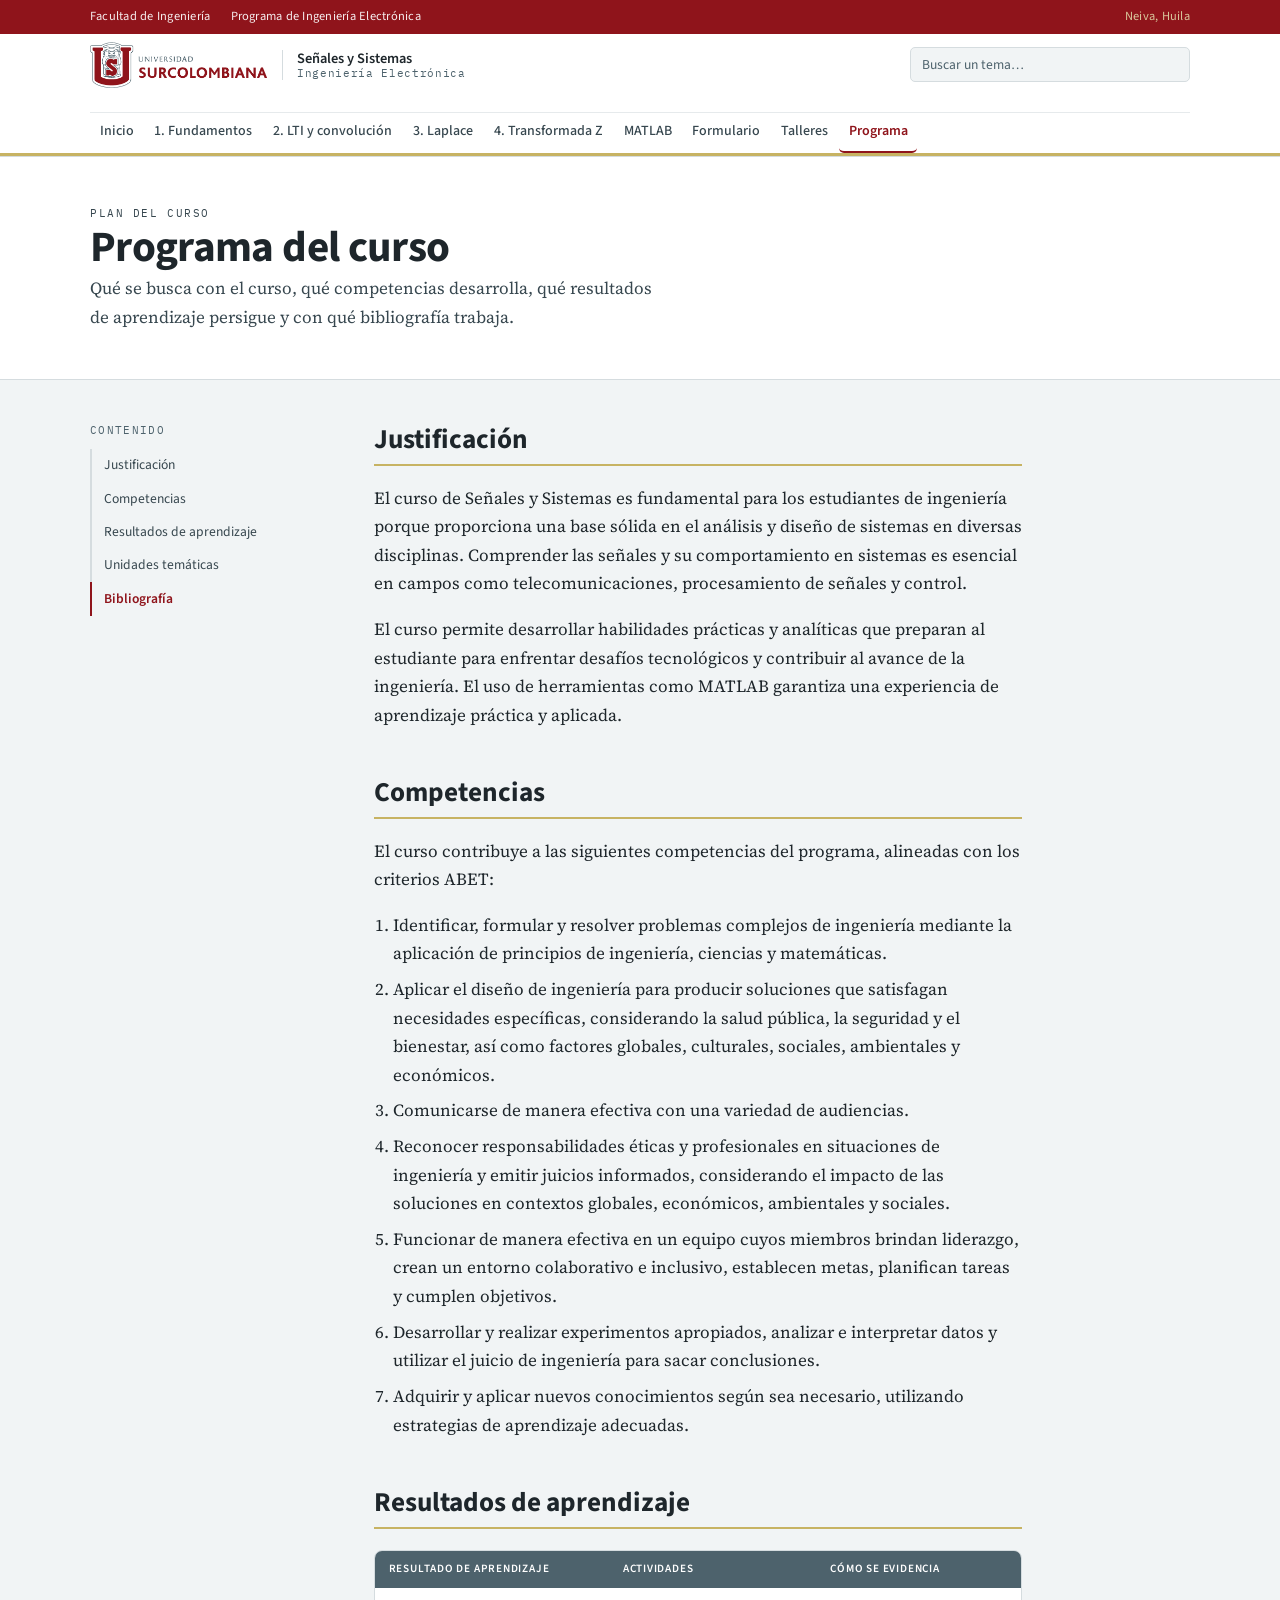
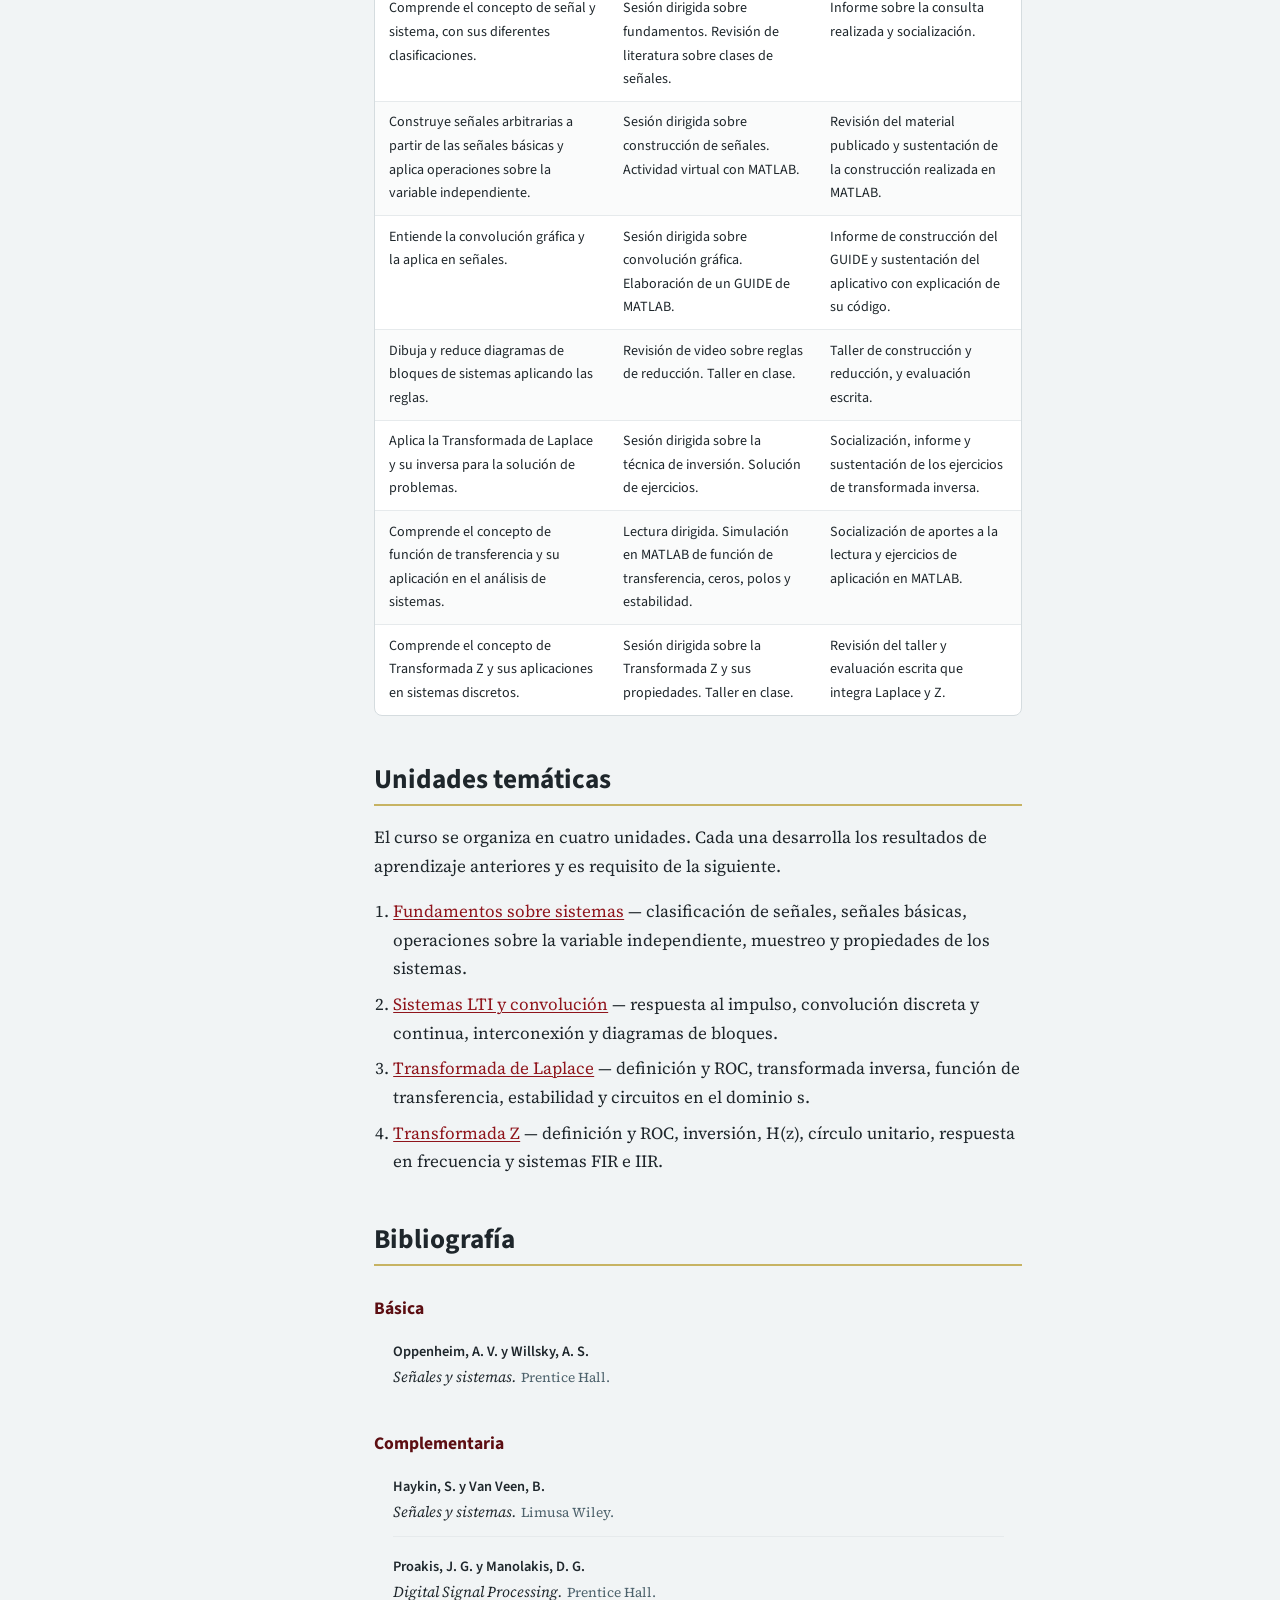
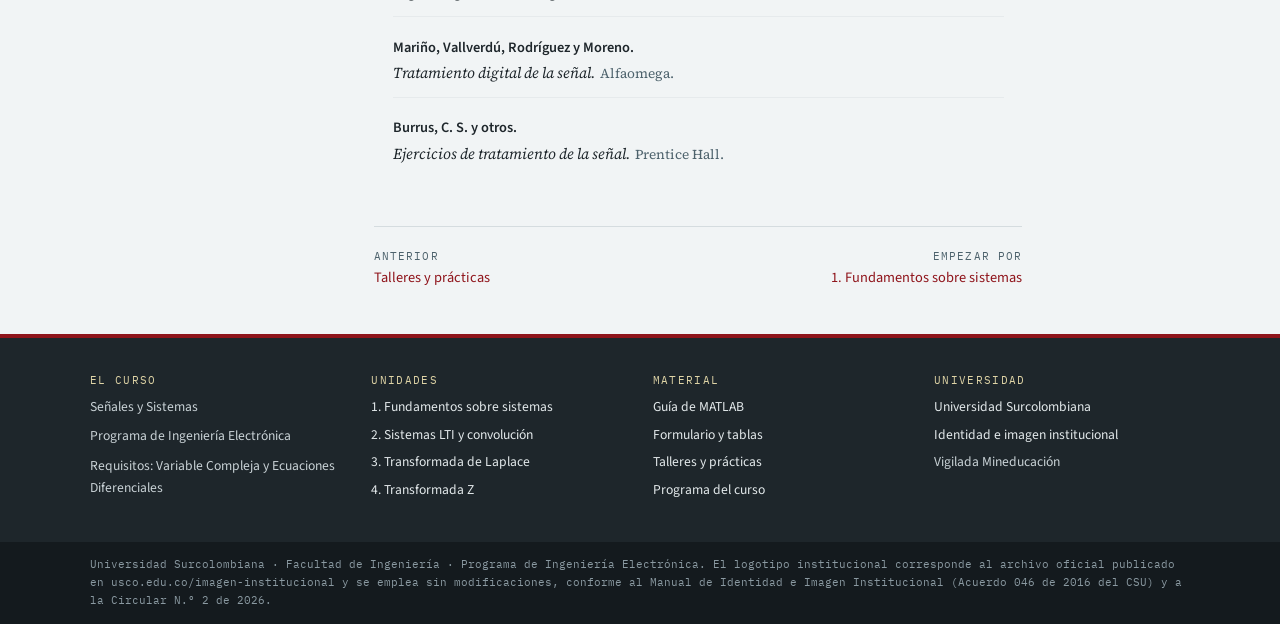
<file: programa.html>
<!DOCTYPE html>
<html lang="es">
<head>
<meta charset="utf-8">
<meta name="viewport" content="width=device-width, initial-scale=1, viewport-fit=cover">
<meta name="description" content="Programa del curso Señales y Sistemas: justificación, competencias, resultados de aprendizaje, unidades temáticas y bibliografía.">
<title>Programa del curso</title>
<link rel="icon" href="img/favicon.svg" type="image/svg+xml">
<link rel="preconnect" href="https://fonts.googleapis.com">
<link rel="preconnect" href="https://fonts.gstatic.com" crossorigin>
<link rel="stylesheet" href="https://fonts.googleapis.com/css2?family=IBM+Plex+Mono:wght@400;500&amp;family=Source+Sans+3:wght@400;500;600;700&amp;family=Source+Serif+4:opsz,wght@8..60,400;8..60,600&amp;display=swap">
<link rel="stylesheet" href="css/estilos.css">
</head>
<body>
<a class="saltar" href="#principal">Saltar al contenido</a>

<div class="franja">
  <div class="shell">
    <span>Facultad de Ingeniería</span>
    <span>Programa de Ingeniería Electrónica</span>
    <span class="sede">Neiva, Huila</span>
  </div>
</div>

<header class="cabecera">
  <div class="shell">
    <a class="marca" href="index.html">
      <img src="img/universidad-surcolombiana.png" alt="Universidad Surcolombiana" width="347" height="90">
      <span class="curso">Señales y Sistemas<small>Ingeniería Electrónica</small></span>
    </a>
    <form class="buscador" role="search" onsubmit="return false">
      <label class="sr-only" for="q">Buscar en el sitio</label>
      <input type="search" id="q" placeholder="Buscar un tema…" autocomplete="off" aria-describedby="q-ayuda">
      <span class="sr-only" id="q-ayuda">Escribe para buscar entre las secciones del sitio</span>
      <div class="resultados" id="resultados" hidden></div>
    </form>
    <button class="menu-boton" type="button" aria-expanded="false" aria-controls="nav-principal">Menú</button>
    <nav class="nav" id="nav-principal" aria-label="Navegación principal">
      <ul>
        <li><a href="index.html">Inicio</a></li>
        <li><a href="unidad-1.html">1. Fundamentos</a></li>
        <li><a href="unidad-2.html">2. LTI y convolución</a></li>
        <li><a href="unidad-3.html">3. Laplace</a></li>
        <li><a href="unidad-4.html">4. Transformada Z</a></li>
        <li><a href="matlab.html">MATLAB</a></li>
        <li><a href="formulario.html">Formulario</a></li>
        <li><a href="talleres.html">Talleres</a></li>
        <li><a href="programa.html" aria-current="page">Programa</a></li>
      </ul>
    </nav>
  </div>
</header>

<main id="principal">

  <div class="unidad-portada">
    <div class="shell">
      <p class="etiqueta">Plan del curso</p>
      <h1>Programa del curso</h1>
      <p>Qué se busca con el curso, qué competencias desarrolla, qué resultados de aprendizaje persigue y con qué bibliografía trabaja.</p>
    </div>
  </div>

  <div class="shell">
    <div class="disposicion">

      <aside class="rail">
        <h2>Contenido</h2>
        <ol>
          <li><a href="#justificacion">Justificación</a></li>
          <li><a href="#competencias">Competencias</a></li>
          <li><a href="#resultados">Resultados de aprendizaje</a></li>
          <li><a href="#unidades">Unidades temáticas</a></li>
          <li><a href="#bibliografia">Bibliografía</a></li>
        </ol>
      </aside>

      <article class="articulo">

        <section id="justificacion">
          <h2>Justificación</h2>
          <p>El curso de Señales y Sistemas es fundamental para los estudiantes de ingeniería porque proporciona una base sólida en el análisis y diseño de sistemas en diversas disciplinas. Comprender las señales y su comportamiento en sistemas es esencial en campos como telecomunicaciones, procesamiento de señales y control.</p>
          <p>El curso permite desarrollar habilidades prácticas y analíticas que preparan al estudiante para enfrentar desafíos tecnológicos y contribuir al avance de la ingeniería. El uso de herramientas como MATLAB garantiza una experiencia de aprendizaje práctica y aplicada.</p>
        </section>

        <section id="competencias">
          <h2>Competencias</h2>
          <p>El curso contribuye a las siguientes competencias del programa, alineadas con los criterios ABET:</p>
          <ol>
            <li>Identificar, formular y resolver problemas complejos de ingeniería mediante la aplicación de principios de ingeniería, ciencias y matemáticas.</li>
            <li>Aplicar el diseño de ingeniería para producir soluciones que satisfagan necesidades específicas, considerando la salud pública, la seguridad y el bienestar, así como factores globales, culturales, sociales, ambientales y económicos.</li>
            <li>Comunicarse de manera efectiva con una variedad de audiencias.</li>
            <li>Reconocer responsabilidades éticas y profesionales en situaciones de ingeniería y emitir juicios informados, considerando el impacto de las soluciones en contextos globales, económicos, ambientales y sociales.</li>
            <li>Funcionar de manera efectiva en un equipo cuyos miembros brindan liderazgo, crean un entorno colaborativo e inclusivo, establecen metas, planifican tareas y cumplen objetivos.</li>
            <li>Desarrollar y realizar experimentos apropiados, analizar e interpretar datos y utilizar el juicio de ingeniería para sacar conclusiones.</li>
            <li>Adquirir y aplicar nuevos conocimientos según sea necesario, utilizando estrategias de aprendizaje adecuadas.</li>
          </ol>
        </section>

        <section id="resultados">
          <h2>Resultados de aprendizaje</h2>
          <div class="tabla-marco">
            <table>
              <caption class="sr-only">Resultados de aprendizaje, actividades y evidencias</caption>
              <thead>
                <tr><th>Resultado de aprendizaje</th><th>Actividades</th><th>Cómo se evidencia</th></tr>
              </thead>
              <tbody>
                <tr>
                  <td>Comprende el concepto de señal y sistema, con sus diferentes clasificaciones.</td>
                  <td>Sesión dirigida sobre fundamentos. Revisión de literatura sobre clases de señales.</td>
                  <td>Informe sobre la consulta realizada y socialización.</td>
                </tr>
                <tr>
                  <td>Construye señales arbitrarias a partir de las señales básicas y aplica operaciones sobre la variable independiente.</td>
                  <td>Sesión dirigida sobre construcción de señales. Actividad virtual con MATLAB.</td>
                  <td>Revisión del material publicado y sustentación de la construcción realizada en MATLAB.</td>
                </tr>
                <tr>
                  <td>Entiende la convolución gráfica y la aplica en señales.</td>
                  <td>Sesión dirigida sobre convolución gráfica. Elaboración de un GUIDE de MATLAB.</td>
                  <td>Informe de construcción del GUIDE y sustentación del aplicativo con explicación de su código.</td>
                </tr>
                <tr>
                  <td>Dibuja y reduce diagramas de bloques de sistemas aplicando las reglas.</td>
                  <td>Revisión de video sobre reglas de reducción. Taller en clase.</td>
                  <td>Taller de construcción y reducción, y evaluación escrita.</td>
                </tr>
                <tr>
                  <td>Aplica la Transformada de Laplace y su inversa para la solución de problemas.</td>
                  <td>Sesión dirigida sobre la técnica de inversión. Solución de ejercicios.</td>
                  <td>Socialización, informe y sustentación de los ejercicios de transformada inversa.</td>
                </tr>
                <tr>
                  <td>Comprende el concepto de función de transferencia y su aplicación en el análisis de sistemas.</td>
                  <td>Lectura dirigida. Simulación en MATLAB de función de transferencia, ceros, polos y estabilidad.</td>
                  <td>Socialización de aportes a la lectura y ejercicios de aplicación en MATLAB.</td>
                </tr>
                <tr>
                  <td>Comprende el concepto de Transformada Z y sus aplicaciones en sistemas discretos.</td>
                  <td>Sesión dirigida sobre la Transformada Z y sus propiedades. Taller en clase.</td>
                  <td>Revisión del taller y evaluación escrita que integra Laplace y Z.</td>
                </tr>
              </tbody>
            </table>
          </div>
        </section>

        <section id="unidades">
          <h2>Unidades temáticas</h2>
          <p>El curso se organiza en cuatro unidades. Cada una desarrolla los resultados de aprendizaje anteriores y es requisito de la siguiente.</p>
          <ol>
            <li><a href="unidad-1.html">Fundamentos sobre sistemas</a> — clasificación de señales, señales básicas, operaciones sobre la variable independiente, muestreo y propiedades de los sistemas.</li>
            <li><a href="unidad-2.html">Sistemas LTI y convolución</a> — respuesta al impulso, convolución discreta y continua, interconexión y diagramas de bloques.</li>
            <li><a href="unidad-3.html">Transformada de Laplace</a> — definición y ROC, transformada inversa, función de transferencia, estabilidad y circuitos en el dominio s.</li>
            <li><a href="unidad-4.html">Transformada Z</a> — definición y ROC, inversión, H(z), círculo unitario, respuesta en frecuencia y sistemas FIR e IIR.</li>
          </ol>
        </section>

        <section id="bibliografia">
          <h2>Bibliografía</h2>
          <h3>Básica</h3>
          <ul class="biblio">
            <li>
              <span class="autores">Oppenheim, A. V. y Willsky, A. S.</span>
              <em>Señales y sistemas.</em> <span class="editorial">Prentice Hall.</span>
            </li>
          </ul>
          <h3>Complementaria</h3>
          <ul class="biblio">
            <li>
              <span class="autores">Haykin, S. y Van Veen, B.</span>
              <em>Señales y sistemas.</em> <span class="editorial">Limusa Wiley.</span>
            </li>
            <li>
              <span class="autores">Proakis, J. G. y Manolakis, D. G.</span>
              <em>Digital Signal Processing.</em> <span class="editorial">Prentice Hall.</span>
            </li>
            <li>
              <span class="autores">Mariño, Vallverdú, Rodríguez y Moreno.</span>
              <em>Tratamiento digital de la señal.</em> <span class="editorial">Alfaomega.</span>
            </li>
            <li>
              <span class="autores">Burrus, C. S. y otros.</span>
              <em>Ejercicios de tratamiento de la señal.</em> <span class="editorial">Prentice Hall.</span>
            </li>
          </ul>
        </section>

        <nav class="paginacion" aria-label="Navegación del sitio">
          <a href="talleres.html"><small>Anterior</small>Talleres y prácticas</a>
          <a class="siguiente" href="unidad-1.html"><small>Empezar por</small>1. Fundamentos sobre sistemas</a>
        </nav>

      </article>
    </div>
  </div>
</main>

<footer class="pie">
  <div class="shell">
    <div>
      <h2>El curso</h2>
      <p>Señales y Sistemas</p>
      <p>Programa de Ingeniería Electrónica</p>
      <p>Requisitos: Variable Compleja y Ecuaciones Diferenciales</p>
    </div>
    <div>
      <h2>Unidades</h2>
      <ul>
        <li><a href="unidad-1.html">1. Fundamentos sobre sistemas</a></li>
        <li><a href="unidad-2.html">2. Sistemas LTI y convolución</a></li>
        <li><a href="unidad-3.html">3. Transformada de Laplace</a></li>
        <li><a href="unidad-4.html">4. Transformada Z</a></li>
      </ul>
    </div>
    <div>
      <h2>Material</h2>
      <ul>
        <li><a href="matlab.html">Guía de MATLAB</a></li>
        <li><a href="formulario.html">Formulario y tablas</a></li>
        <li><a href="talleres.html">Talleres y prácticas</a></li>
        <li><a href="programa.html">Programa del curso</a></li>
      </ul>
    </div>
    <div>
      <h2>Universidad</h2>
      <ul>
        <li><a href="https://www.usco.edu.co/">Universidad Surcolombiana</a></li>
        <li><a href="https://www.usco.edu.co/imagen-institucional/">Identidad e imagen institucional</a></li>
      </ul>
      <p>Vigilada Mineducación</p>
    </div>
  </div>
  <div class="pie-legal">
    <div class="shell">
      Universidad Surcolombiana · Facultad de Ingeniería · Programa de Ingeniería Electrónica.
      El logotipo institucional corresponde al archivo oficial publicado en
      usco.edu.co/imagen-institucional y se emplea sin modificaciones, conforme al Manual de Identidad e Imagen Institucional
      (Acuerdo 046 de 2016 del CSU) y a la Circular N.º 2 de 2026.
    </div>
  </div>
</footer>

<script>
window.MathJax = {
  tex: {
    inlineMath: [['\\(', '\\)']],
    displayMath: [['\\[', '\\]']]
  },
  svg: { fontCache: 'global', scale: 1.02 },
  options: { skipHtmlTags: ['script', 'noscript', 'style', 'textarea', 'pre', 'code'] }
};
document.documentElement.className += ' math-pendiente';
</script>
<script id="MathJax-script" src="js/tex-svg.js"></script>
<script src="js/indice.js"></script>
<script src="js/app.js"></script>
</body>
</html>
</file>
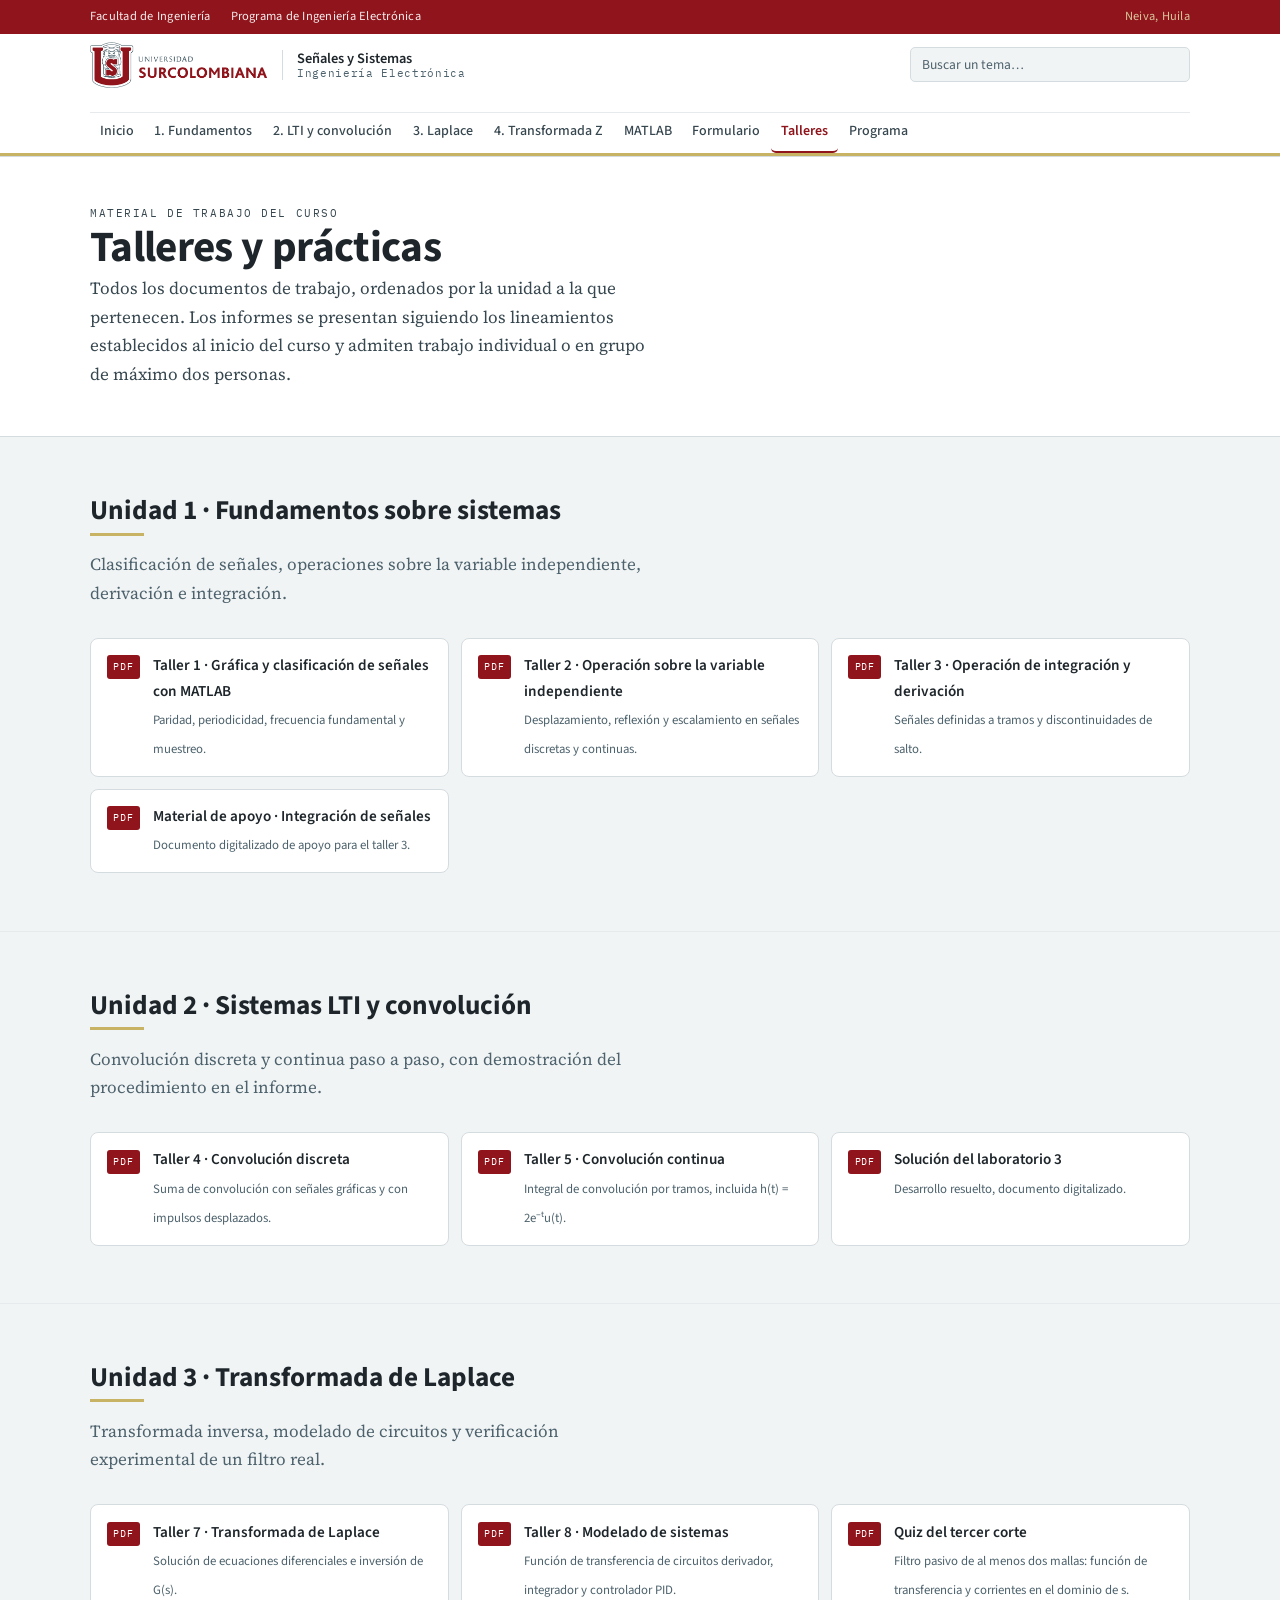
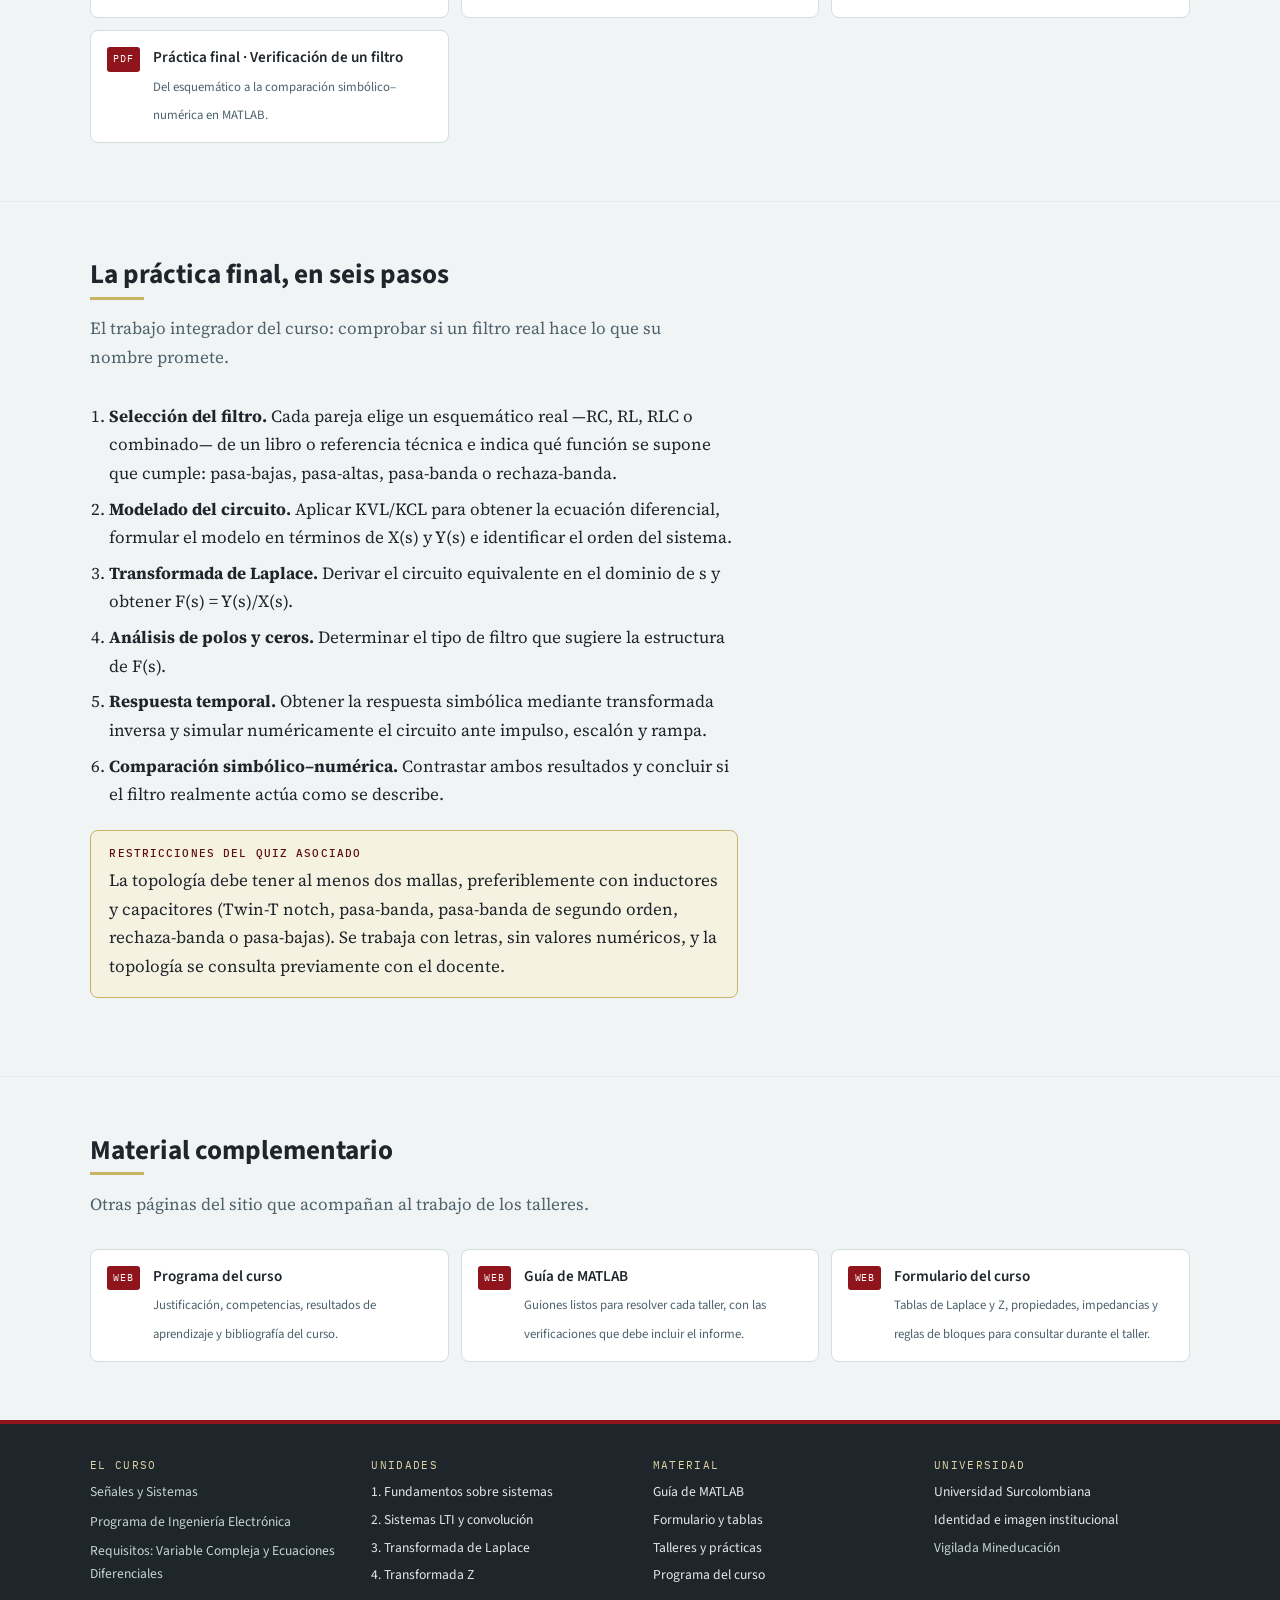
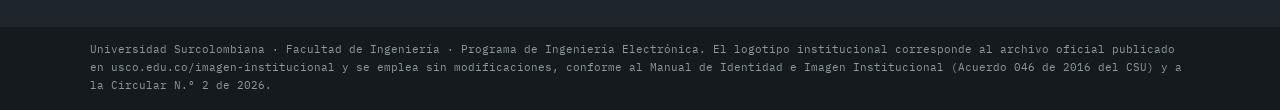
<file: talleres.html>
<!DOCTYPE html>
<html lang="es">
<head>
<meta charset="utf-8">
<meta name="viewport" content="width=device-width, initial-scale=1, viewport-fit=cover">
<meta name="description" content="Talleres, quiz y práctica final del curso Señales y Sistemas, organizados por unidad temática y con enlace directo a cada documento en PDF.">
<title>Talleres y prácticas</title>
<link rel="icon" href="img/favicon.svg" type="image/svg+xml">
<link rel="preconnect" href="https://fonts.googleapis.com">
<link rel="preconnect" href="https://fonts.gstatic.com" crossorigin>
<link rel="stylesheet" href="https://fonts.googleapis.com/css2?family=IBM+Plex+Mono:wght@400;500&amp;family=Source+Sans+3:wght@400;500;600;700&amp;family=Source+Serif+4:opsz,wght@8..60,400;8..60,600&amp;display=swap">
<link rel="stylesheet" href="css/estilos.css">
</head>
<body>
<a class="saltar" href="#principal">Saltar al contenido</a>

<div class="franja">
  <div class="shell">
    <span>Facultad de Ingeniería</span>
    <span>Programa de Ingeniería Electrónica</span>
    <span class="sede">Neiva, Huila</span>
  </div>
</div>

<header class="cabecera">
  <div class="shell">
    <a class="marca" href="index.html">
      <img src="img/universidad-surcolombiana.png" alt="Universidad Surcolombiana" width="347" height="90">
      <span class="curso">Señales y Sistemas<small>Ingeniería Electrónica</small></span>
    </a>
    <form class="buscador" role="search" onsubmit="return false">
      <label class="sr-only" for="q">Buscar en el sitio</label>
      <input type="search" id="q" placeholder="Buscar un tema…" autocomplete="off" aria-describedby="q-ayuda">
      <span class="sr-only" id="q-ayuda">Escribe para buscar entre las secciones del sitio</span>
      <div class="resultados" id="resultados" hidden></div>
    </form>
    <button class="menu-boton" type="button" aria-expanded="false" aria-controls="nav-principal">Menú</button>
    <nav class="nav" id="nav-principal" aria-label="Navegación principal">
      <ul>
        <li><a href="index.html">Inicio</a></li>
        <li><a href="unidad-1.html">1. Fundamentos</a></li>
        <li><a href="unidad-2.html">2. LTI y convolución</a></li>
        <li><a href="unidad-3.html">3. Laplace</a></li>
        <li><a href="unidad-4.html">4. Transformada Z</a></li>
        <li><a href="matlab.html">MATLAB</a></li>
        <li><a href="formulario.html">Formulario</a></li>
        <li><a href="talleres.html" aria-current="page">Talleres</a></li>
        <li><a href="programa.html">Programa</a></li>
      </ul>
    </nav>
  </div>
</header>

<main id="principal">

  <div class="unidad-portada">
    <div class="shell">
      <p class="etiqueta">Material de trabajo del curso</p>
      <h1>Talleres y prácticas</h1>
      <p>Todos los documentos de trabajo, ordenados por la unidad a la que pertenecen. Los informes se presentan siguiendo los lineamientos establecidos al inicio del curso y admiten trabajo individual o en grupo de máximo dos personas.</p>
    </div>
  </div>

  <section class="seccion">
    <div class="shell">
      <div class="encabezado-seccion">
        <h2>Unidad 1 · Fundamentos sobre sistemas</h2>
        <p>Clasificación de señales, operaciones sobre la variable independiente, derivación e integración.</p>
      </div>
      <ul class="recursos">
        <li>
          <a class="recurso" href="docs/taller_01.pdf">
            <span class="tipo">PDF</span>
            <span>
              <strong>Taller 1 · Gráfica y clasificación de señales con MATLAB</strong>
              <em>Paridad, periodicidad, frecuencia fundamental y muestreo.</em>
            </span>
          </a>
        </li>
        <li>
          <a class="recurso" href="docs/taller_02.pdf">
            <span class="tipo">PDF</span>
            <span>
              <strong>Taller 2 · Operación sobre la variable independiente</strong>
              <em>Desplazamiento, reflexión y escalamiento en señales discretas y continuas.</em>
            </span>
          </a>
        </li>
        <li>
          <a class="recurso" href="docs/taller_03.pdf">
            <span class="tipo">PDF</span>
            <span>
              <strong>Taller 3 · Operación de integración y derivación</strong>
              <em>Señales definidas a tramos y discontinuidades de salto.</em>
            </span>
          </a>
        </li>
        <li>
          <a class="recurso" href="docs/integral.pdf">
            <span class="tipo">PDF</span>
            <span>
              <strong>Material de apoyo · Integración de señales</strong>
              <em>Documento digitalizado de apoyo para el taller 3.</em>
            </span>
          </a>
        </li>
      </ul>
    </div>
  </section>

  <section class="seccion">
    <div class="shell">
      <div class="encabezado-seccion">
        <h2>Unidad 2 · Sistemas LTI y convolución</h2>
        <p>Convolución discreta y continua paso a paso, con demostración del procedimiento en el informe.</p>
      </div>
      <ul class="recursos">
        <li>
          <a class="recurso" href="docs/taller_04.pdf">
            <span class="tipo">PDF</span>
            <span>
              <strong>Taller 4 · Convolución discreta</strong>
              <em>Suma de convolución con señales gráficas y con impulsos desplazados.</em>
            </span>
          </a>
        </li>
        <li>
          <a class="recurso" href="docs/taller_05.pdf">
            <span class="tipo">PDF</span>
            <span>
              <strong>Taller 5 · Convolución continua</strong>
              <em>Integral de convolución por tramos, incluida h(t) = 2e⁻ᵗu(t).</em>
            </span>
          </a>
        </li>
        <li>
          <a class="recurso" href="docs/lab3_sol.pdf">
            <span class="tipo">PDF</span>
            <span>
              <strong>Solución del laboratorio 3</strong>
              <em>Desarrollo resuelto, documento digitalizado.</em>
            </span>
          </a>
        </li>
      </ul>
    </div>
  </section>

  <section class="seccion">
    <div class="shell">
      <div class="encabezado-seccion">
        <h2>Unidad 3 · Transformada de Laplace</h2>
        <p>Transformada inversa, modelado de circuitos y verificación experimental de un filtro real.</p>
      </div>
      <ul class="recursos">
        <li>
          <a class="recurso" href="docs/taller_07.pdf">
            <span class="tipo">PDF</span>
            <span>
              <strong>Taller 7 · Transformada de Laplace</strong>
              <em>Solución de ecuaciones diferenciales e inversión de G(s).</em>
            </span>
          </a>
        </li>
        <li>
          <a class="recurso" href="docs/taller_08.pdf">
            <span class="tipo">PDF</span>
            <span>
              <strong>Taller 8 · Modelado de sistemas</strong>
              <em>Función de transferencia de circuitos derivador, integrador y controlador PID.</em>
            </span>
          </a>
        </li>
        <li>
          <a class="recurso" href="docs/Quiz_tercer_corte.pdf">
            <span class="tipo">PDF</span>
            <span>
              <strong>Quiz del tercer corte</strong>
              <em>Filtro pasivo de al menos dos mallas: función de transferencia y corrientes en el dominio de s.</em>
            </span>
          </a>
        </li>
        <li>
          <a class="recurso" href="docs/Practica_Final.pdf">
            <span class="tipo">PDF</span>
            <span>
              <strong>Práctica final · Verificación de un filtro</strong>
              <em>Del esquemático a la comparación simbólico–numérica en MATLAB.</em>
            </span>
          </a>
        </li>
      </ul>
    </div>
  </section>

  <section class="seccion">
    <div class="shell">
      <div class="encabezado-seccion">
        <h2>La práctica final, en seis pasos</h2>
        <p>El trabajo integrador del curso: comprobar si un filtro real hace lo que su nombre promete.</p>
      </div>
      <div class="articulo">
        <ol>
          <li><strong>Selección del filtro.</strong> Cada pareja elige un esquemático real —RC, RL, RLC o combinado— de un libro o referencia técnica e indica qué función se supone que cumple: pasa-bajas, pasa-altas, pasa-banda o rechaza-banda.</li>
          <li><strong>Modelado del circuito.</strong> Aplicar KVL/KCL para obtener la ecuación diferencial, formular el modelo en términos de X(s) y Y(s) e identificar el orden del sistema.</li>
          <li><strong>Transformada de Laplace.</strong> Derivar el circuito equivalente en el dominio de s y obtener F(s) = Y(s)/X(s).</li>
          <li><strong>Análisis de polos y ceros.</strong> Determinar el tipo de filtro que sugiere la estructura de F(s).</li>
          <li><strong>Respuesta temporal.</strong> Obtener la respuesta simbólica mediante transformada inversa y simular numéricamente el circuito ante impulso, escalón y rampa.</li>
          <li><strong>Comparación simbólico–numérica.</strong> Contrastar ambos resultados y concluir si el filtro realmente actúa como se describe.</li>
        </ol>
        <div class="definicion">
          <h4>Restricciones del quiz asociado</h4>
          <p>La topología debe tener al menos dos mallas, preferiblemente con inductores y capacitores (Twin-T notch, pasa-banda, pasa-banda de segundo orden, rechaza-banda o pasa-bajas). Se trabaja con letras, sin valores numéricos, y la topología se consulta previamente con el docente.</p>
        </div>
      </div>
    </div>
  </section>

  <section class="seccion">
    <div class="shell">
      <div class="encabezado-seccion">
        <h2>Material complementario</h2>
        <p>Otras páginas del sitio que acompañan al trabajo de los talleres.</p>
      </div>
      <ul class="recursos">
        <li>
          <a class="recurso" href="programa.html">
            <span class="tipo">WEB</span>
            <span>
              <strong>Programa del curso</strong>
              <em>Justificación, competencias, resultados de aprendizaje y bibliografía del curso.</em>
            </span>
          </a>
        </li>
        <li>
          <a class="recurso" href="matlab.html">
            <span class="tipo">WEB</span>
            <span>
              <strong>Guía de MATLAB</strong>
              <em>Guiones listos para resolver cada taller, con las verificaciones que debe incluir el informe.</em>
            </span>
          </a>
        </li>
        <li>
          <a class="recurso" href="formulario.html">
            <span class="tipo">WEB</span>
            <span>
              <strong>Formulario del curso</strong>
              <em>Tablas de Laplace y Z, propiedades, impedancias y reglas de bloques para consultar durante el taller.</em>
            </span>
          </a>
        </li>
      </ul>
    </div>
  </section>

</main>

<footer class="pie">
  <div class="shell">
    <div>
      <h2>El curso</h2>
      <p>Señales y Sistemas</p>
      <p>Programa de Ingeniería Electrónica</p>
      <p>Requisitos: Variable Compleja y Ecuaciones Diferenciales</p>
    </div>
    <div>
      <h2>Unidades</h2>
      <ul>
        <li><a href="unidad-1.html">1. Fundamentos sobre sistemas</a></li>
        <li><a href="unidad-2.html">2. Sistemas LTI y convolución</a></li>
        <li><a href="unidad-3.html">3. Transformada de Laplace</a></li>
        <li><a href="unidad-4.html">4. Transformada Z</a></li>
      </ul>
    </div>
    <div>
      <h2>Material</h2>
      <ul>
        <li><a href="matlab.html">Guía de MATLAB</a></li>
        <li><a href="formulario.html">Formulario y tablas</a></li>
        <li><a href="talleres.html">Talleres y prácticas</a></li>
        <li><a href="programa.html">Programa del curso</a></li>
      </ul>
    </div>
    <div>
      <h2>Universidad</h2>
      <ul>
        <li><a href="https://www.usco.edu.co/">Universidad Surcolombiana</a></li>
        <li><a href="https://www.usco.edu.co/imagen-institucional/">Identidad e imagen institucional</a></li>
      </ul>
      <p>Vigilada Mineducación</p>
    </div>
  </div>
  <div class="pie-legal">
    <div class="shell">
      Universidad Surcolombiana · Facultad de Ingeniería · Programa de Ingeniería Electrónica.
      El logotipo institucional corresponde al archivo oficial publicado en
      usco.edu.co/imagen-institucional y se emplea sin modificaciones, conforme al Manual de Identidad e Imagen Institucional
      (Acuerdo 046 de 2016 del CSU) y a la Circular N.º 2 de 2026.
    </div>
  </div>
</footer>

<script>
window.MathJax = {
  tex: {
    inlineMath: [['\\(', '\\)']],
    displayMath: [['\\[', '\\]']]
  },
  svg: { fontCache: 'global', scale: 1.02 },
  options: { skipHtmlTags: ['script', 'noscript', 'style', 'textarea', 'pre', 'code'] }
};
document.documentElement.className += ' math-pendiente';
</script>
<script id="MathJax-script" src="js/tex-svg.js"></script>
<script src="js/indice.js"></script>
<script src="js/app.js"></script>
</body>
</html>
</file>
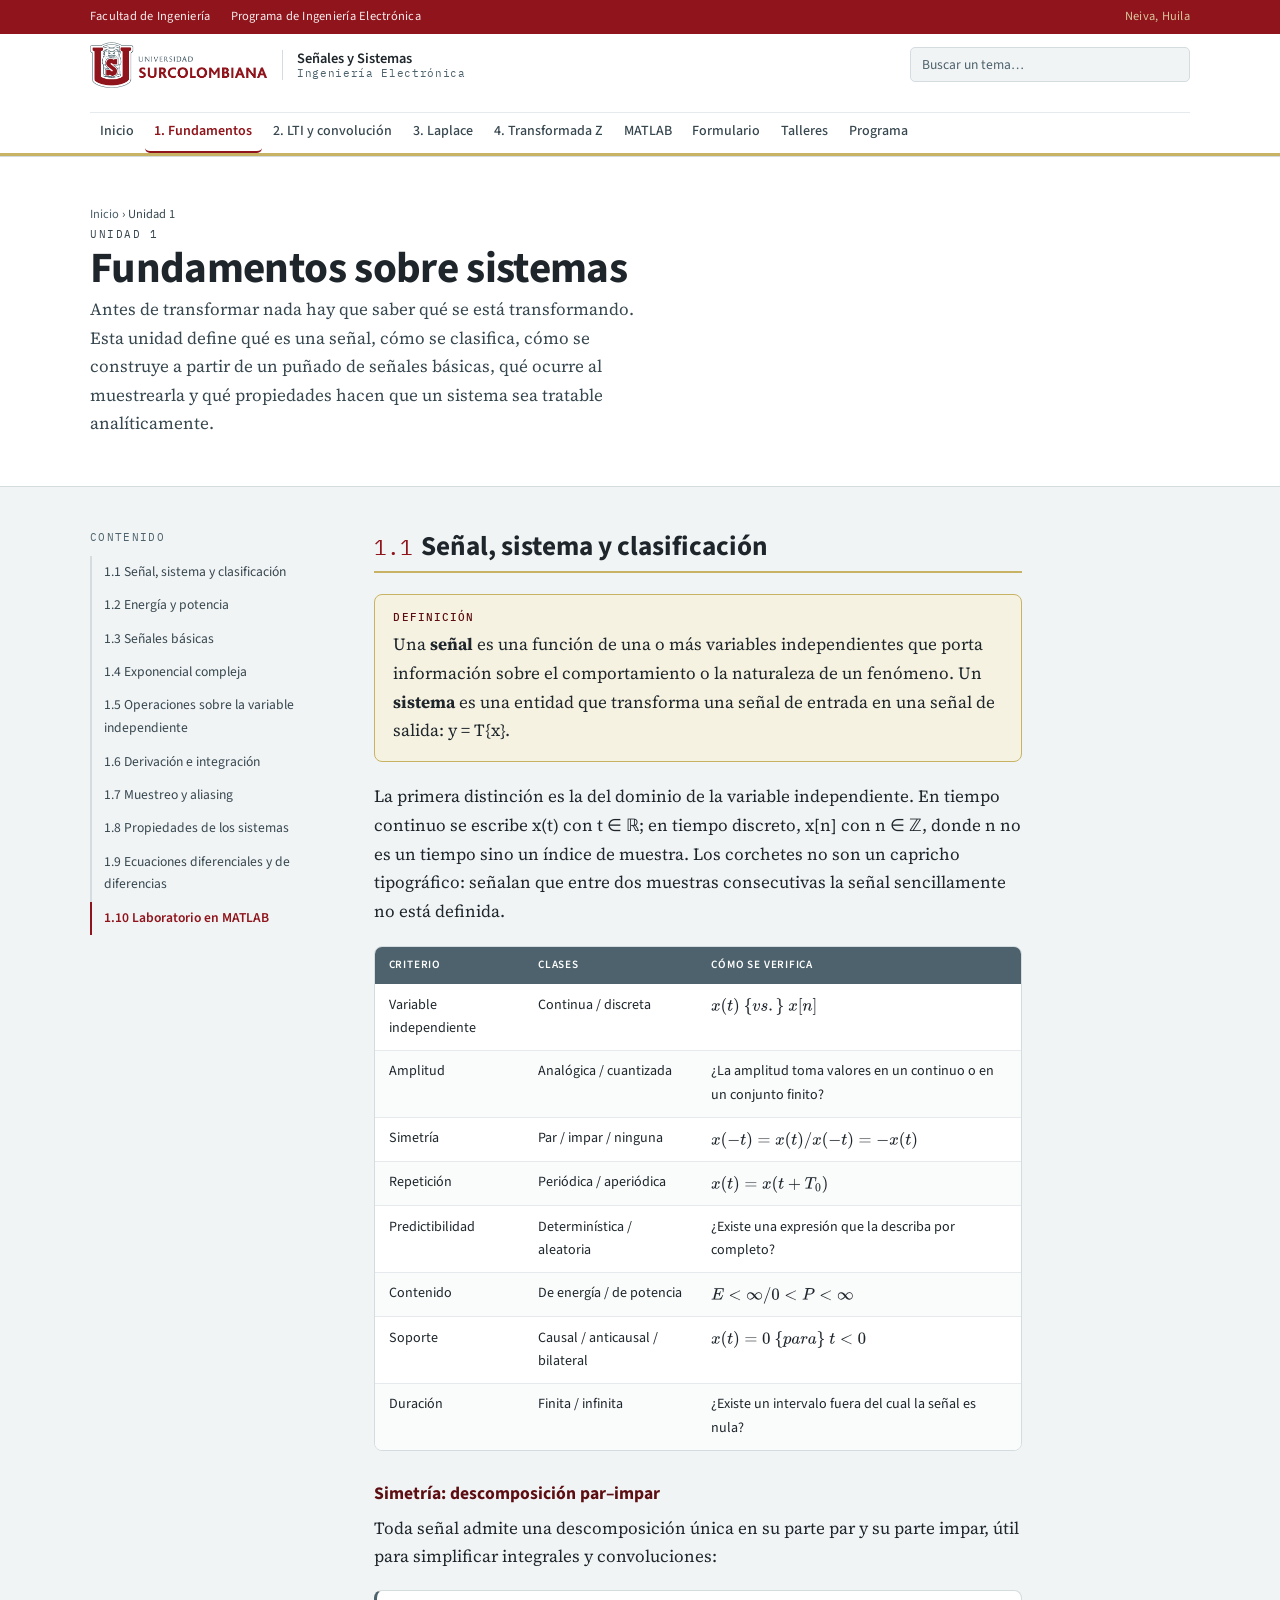
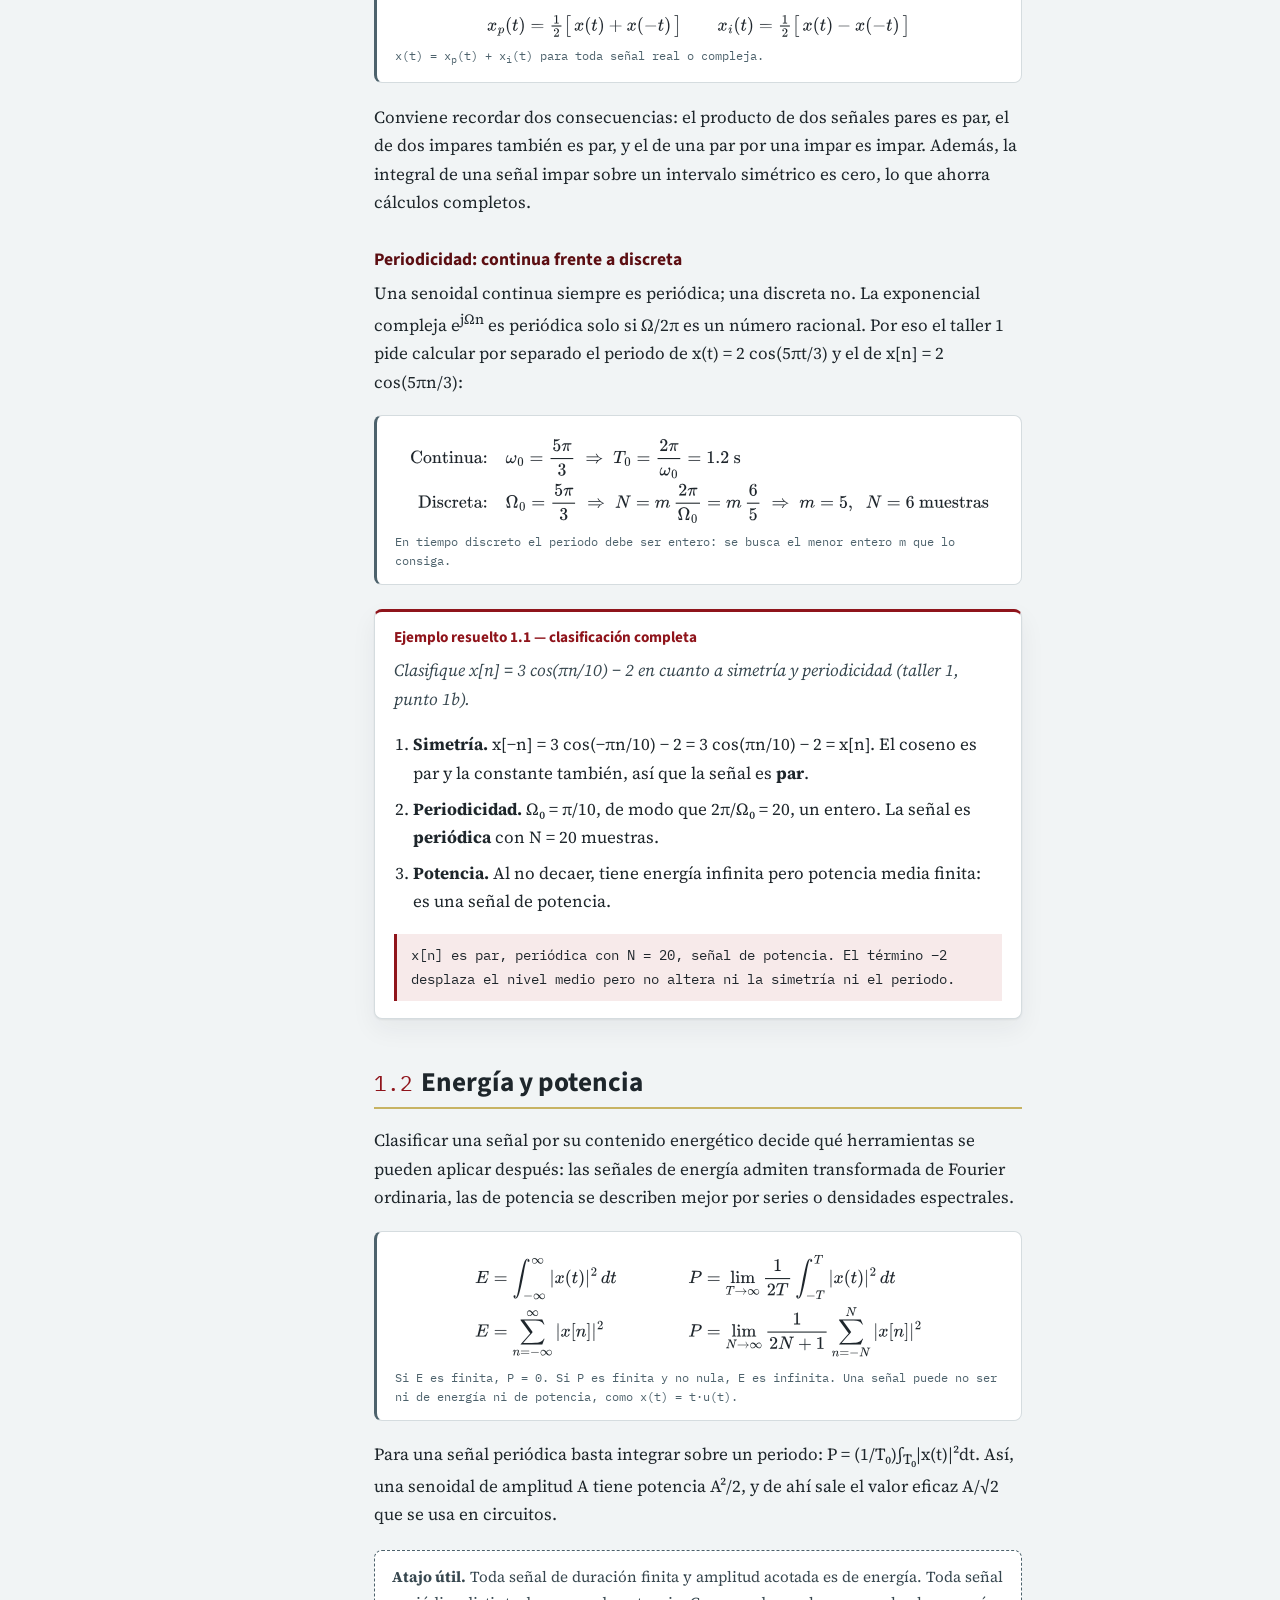
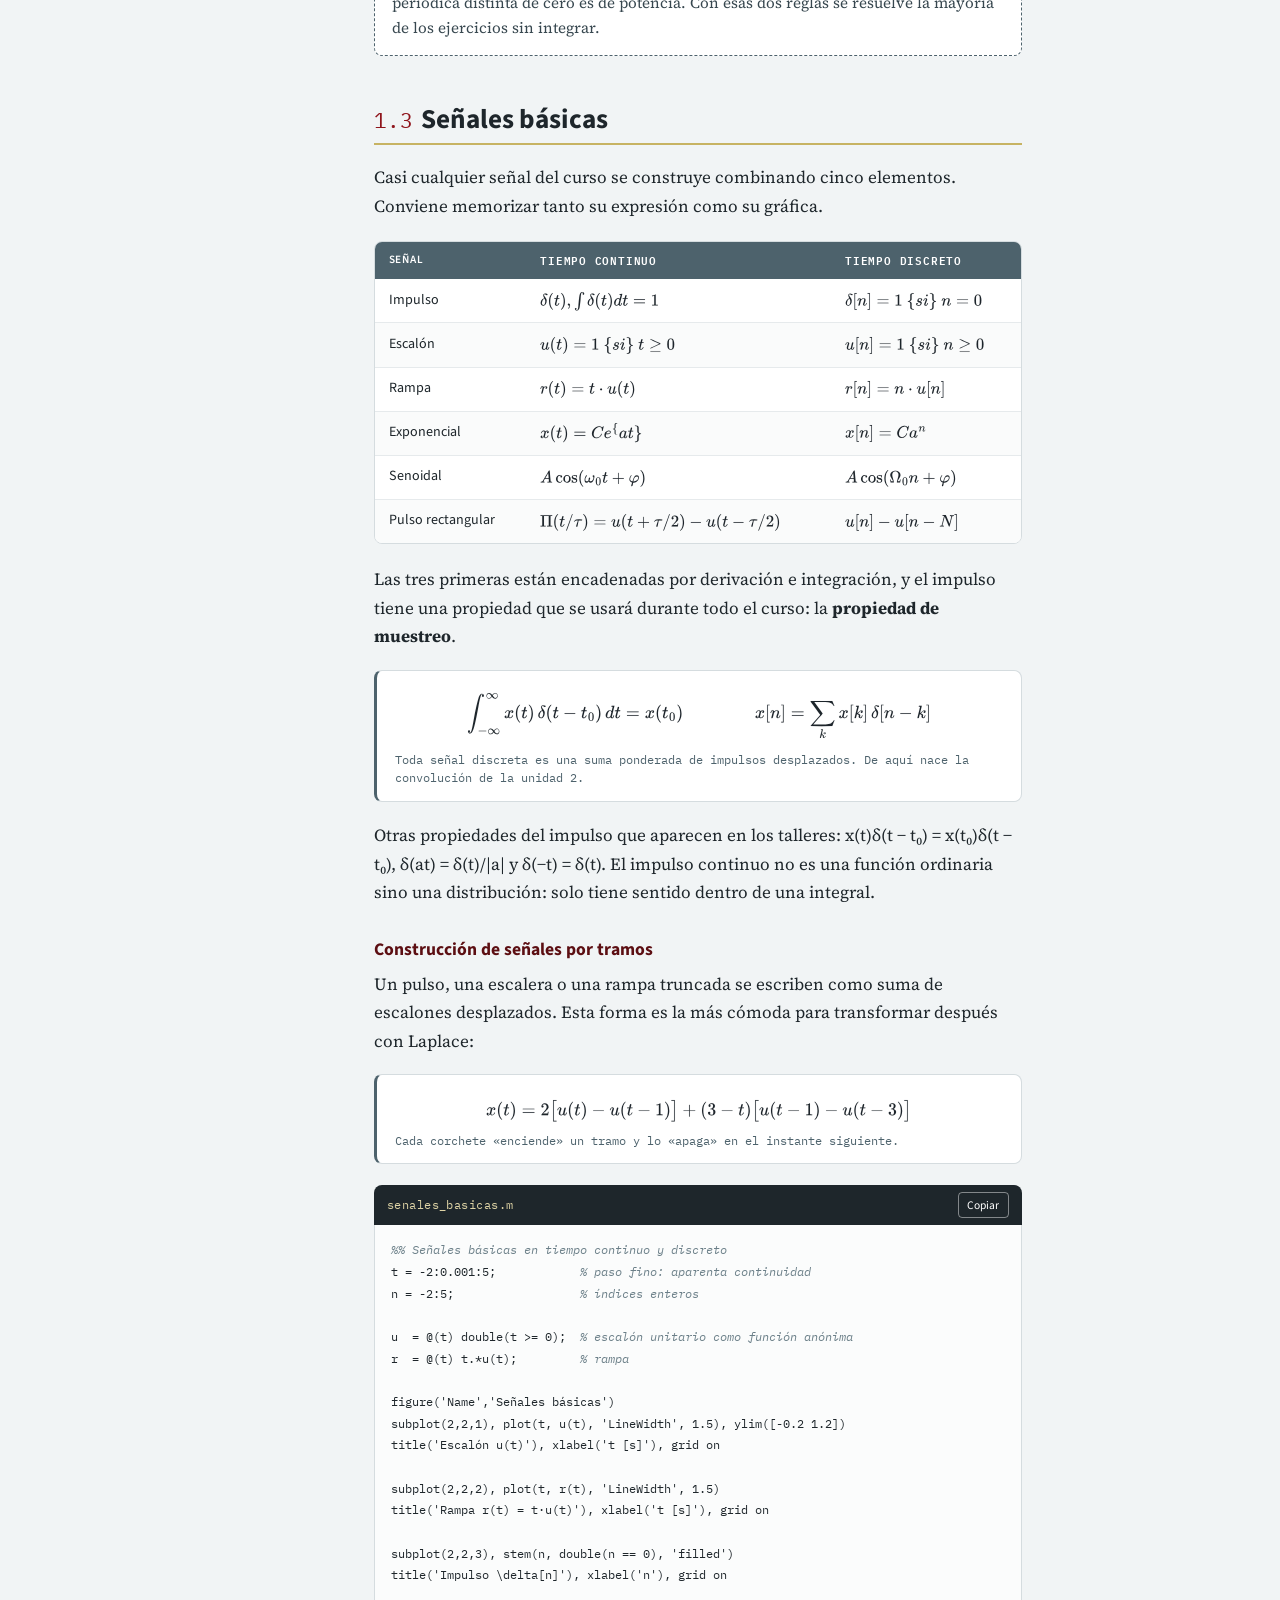
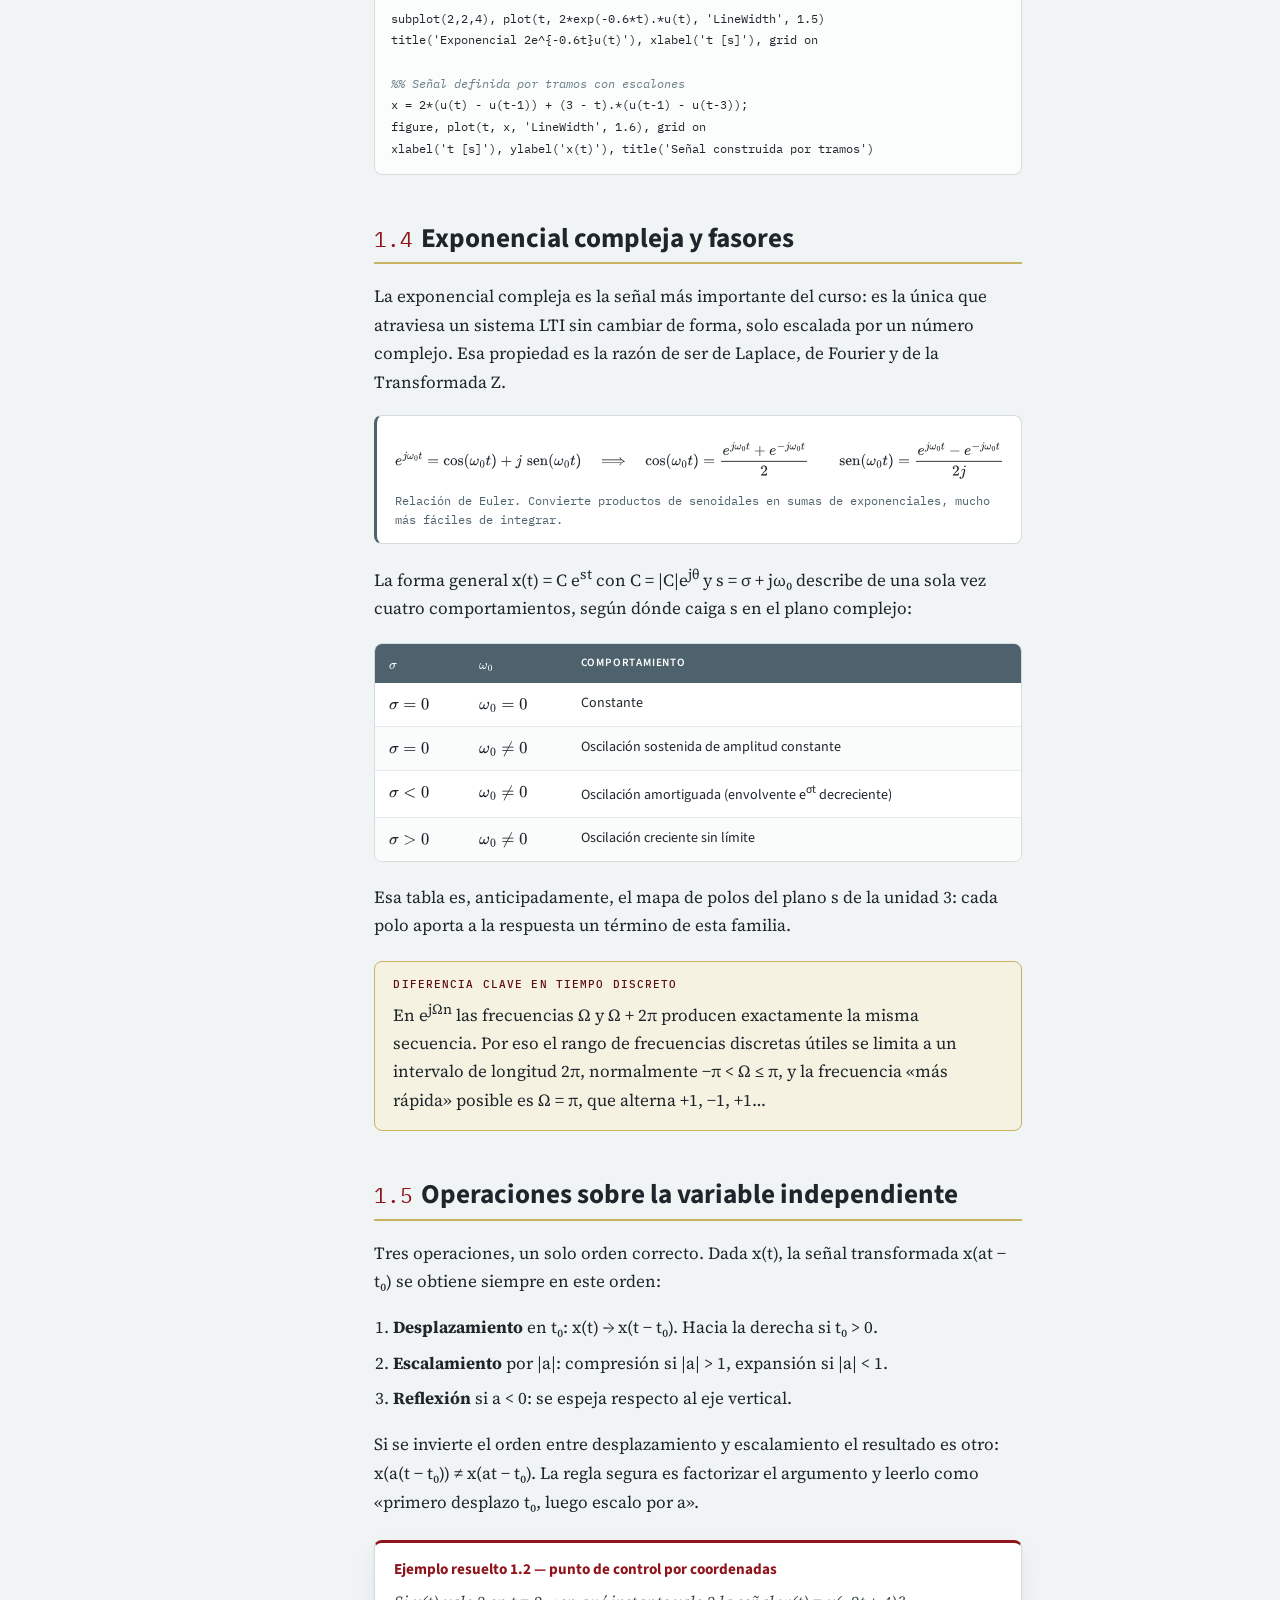
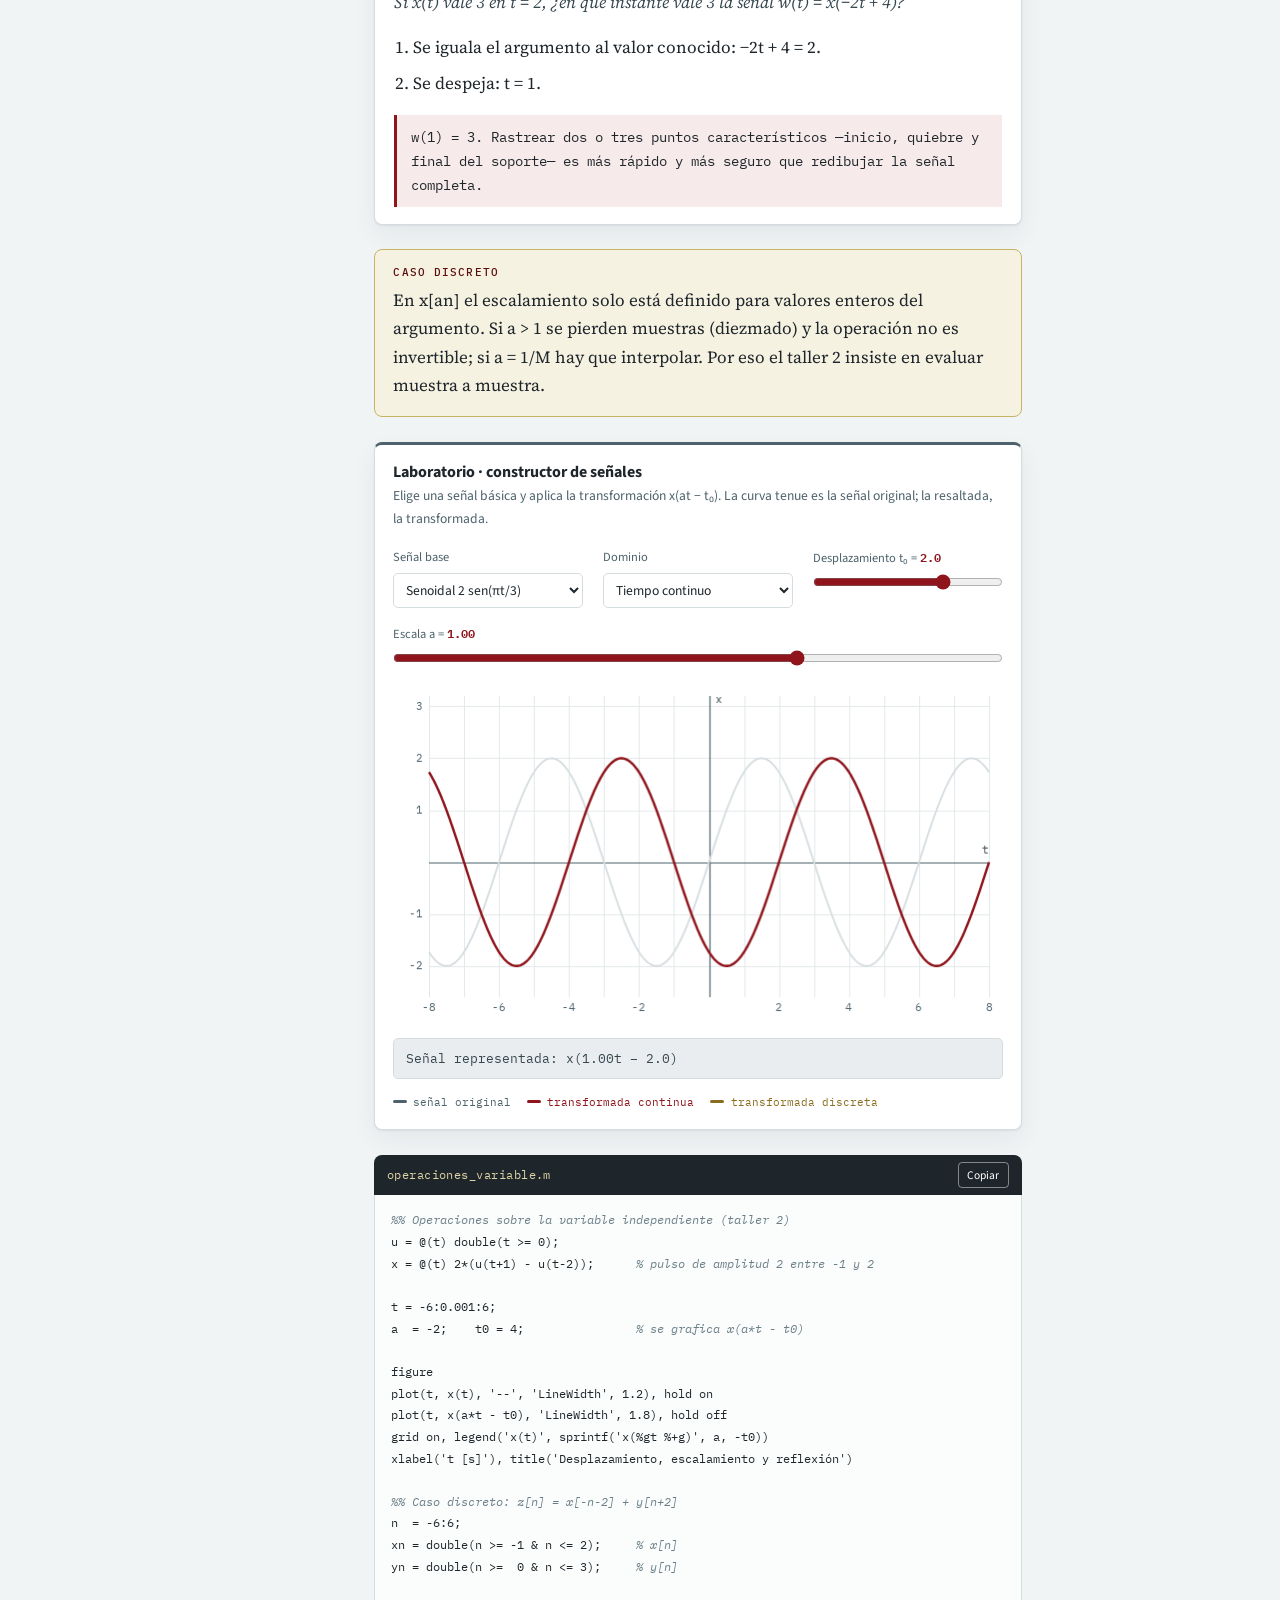
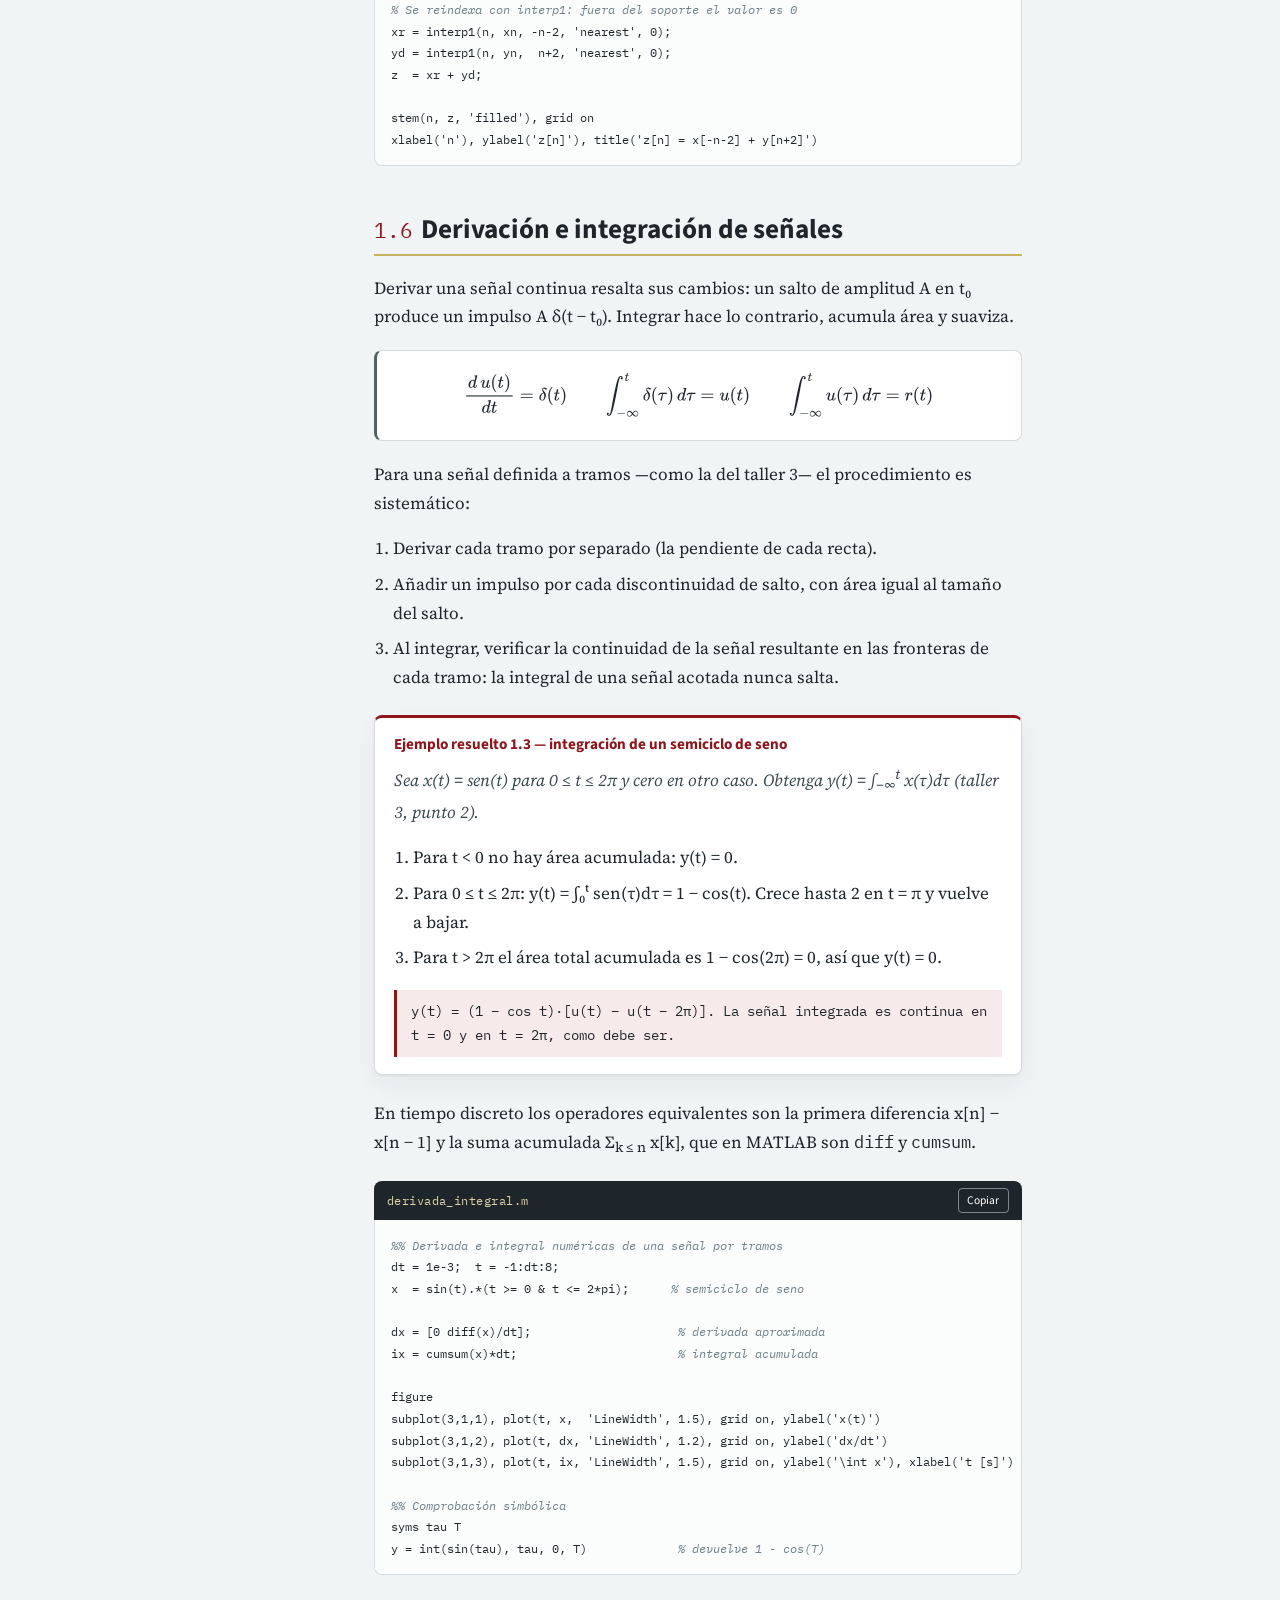
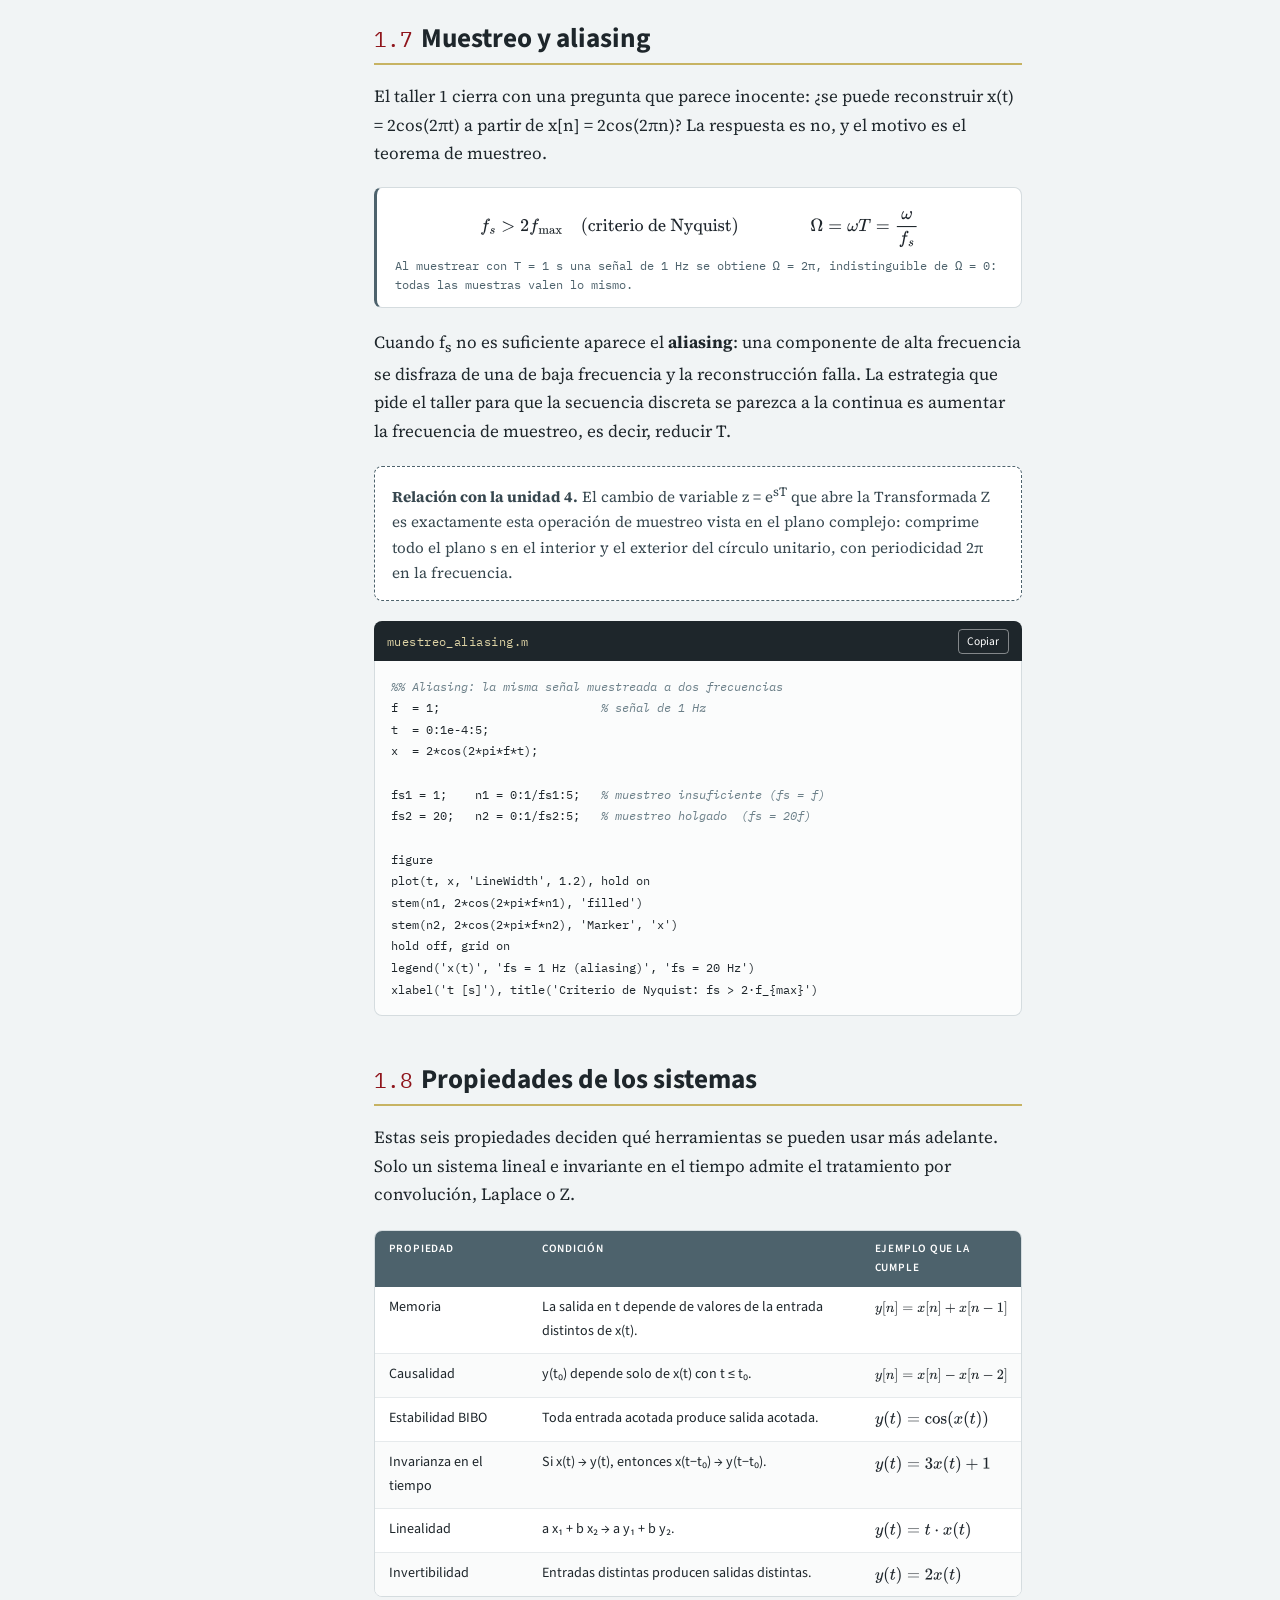
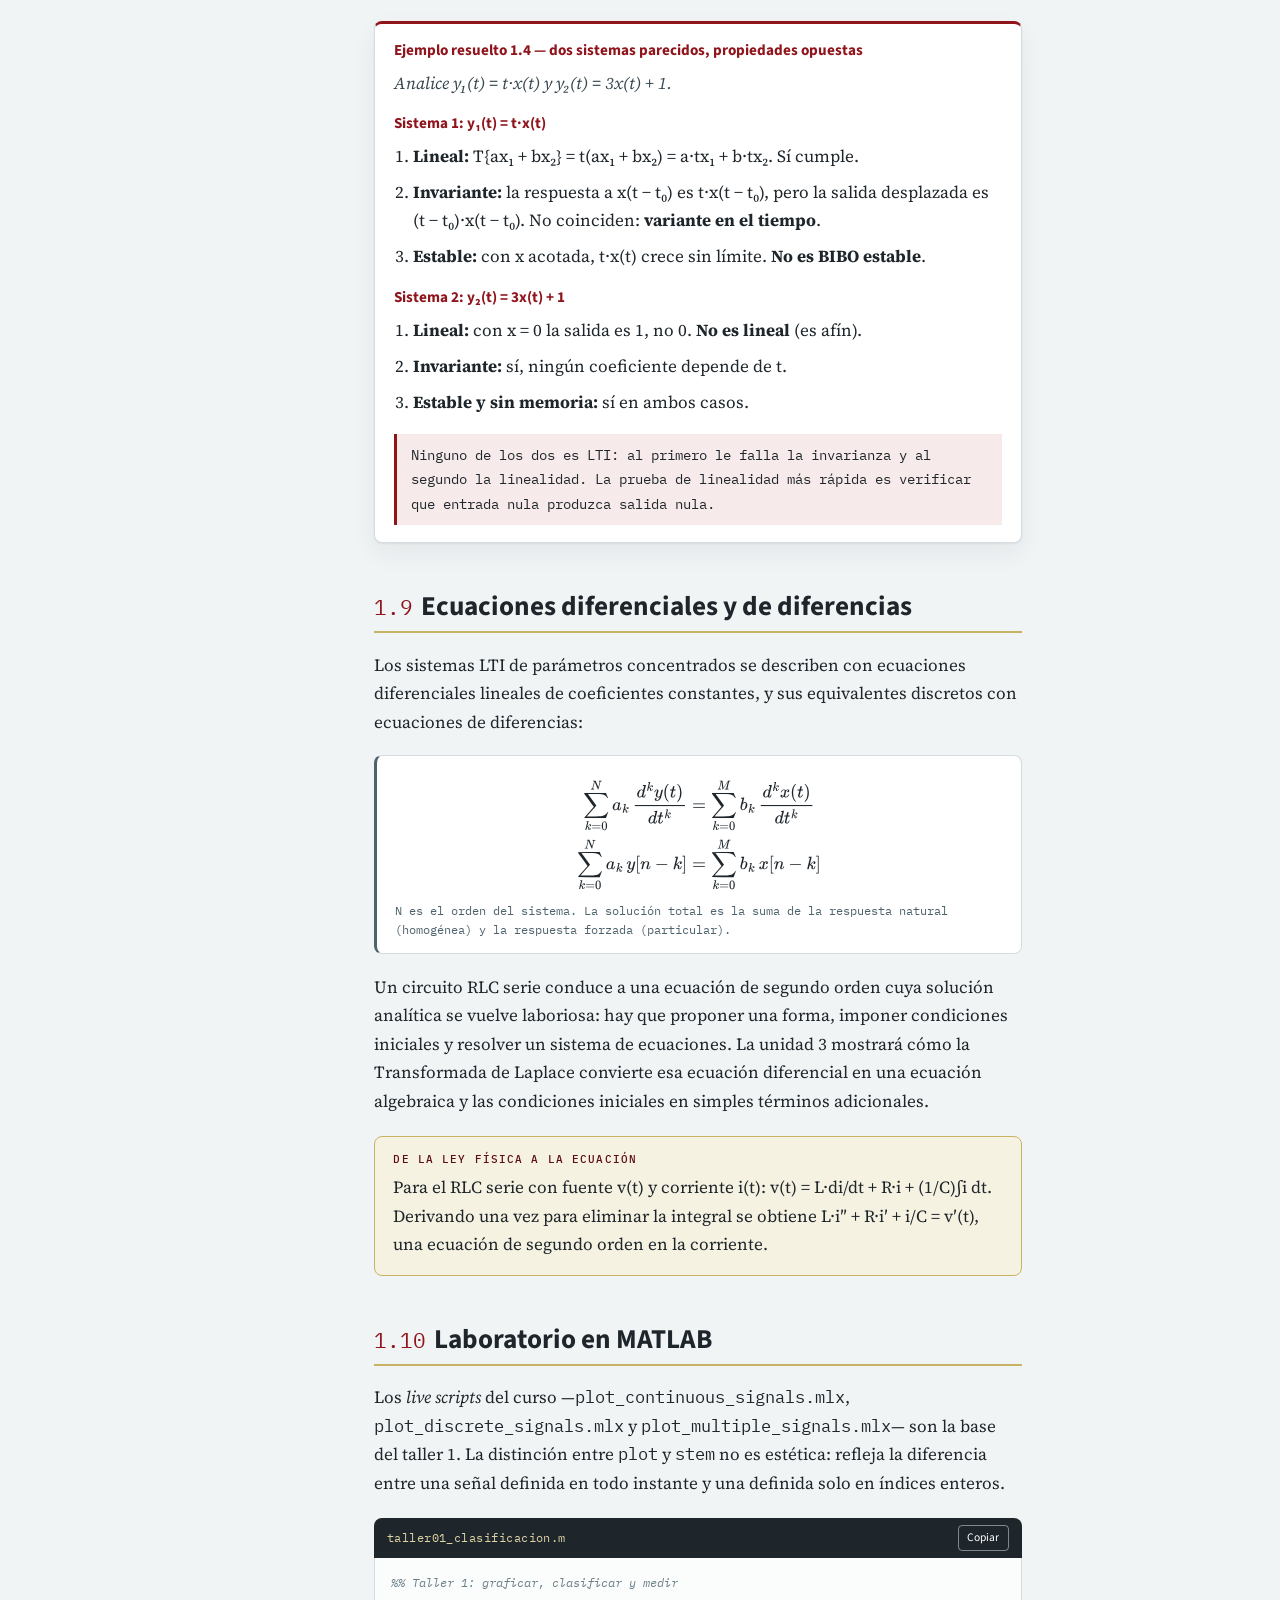
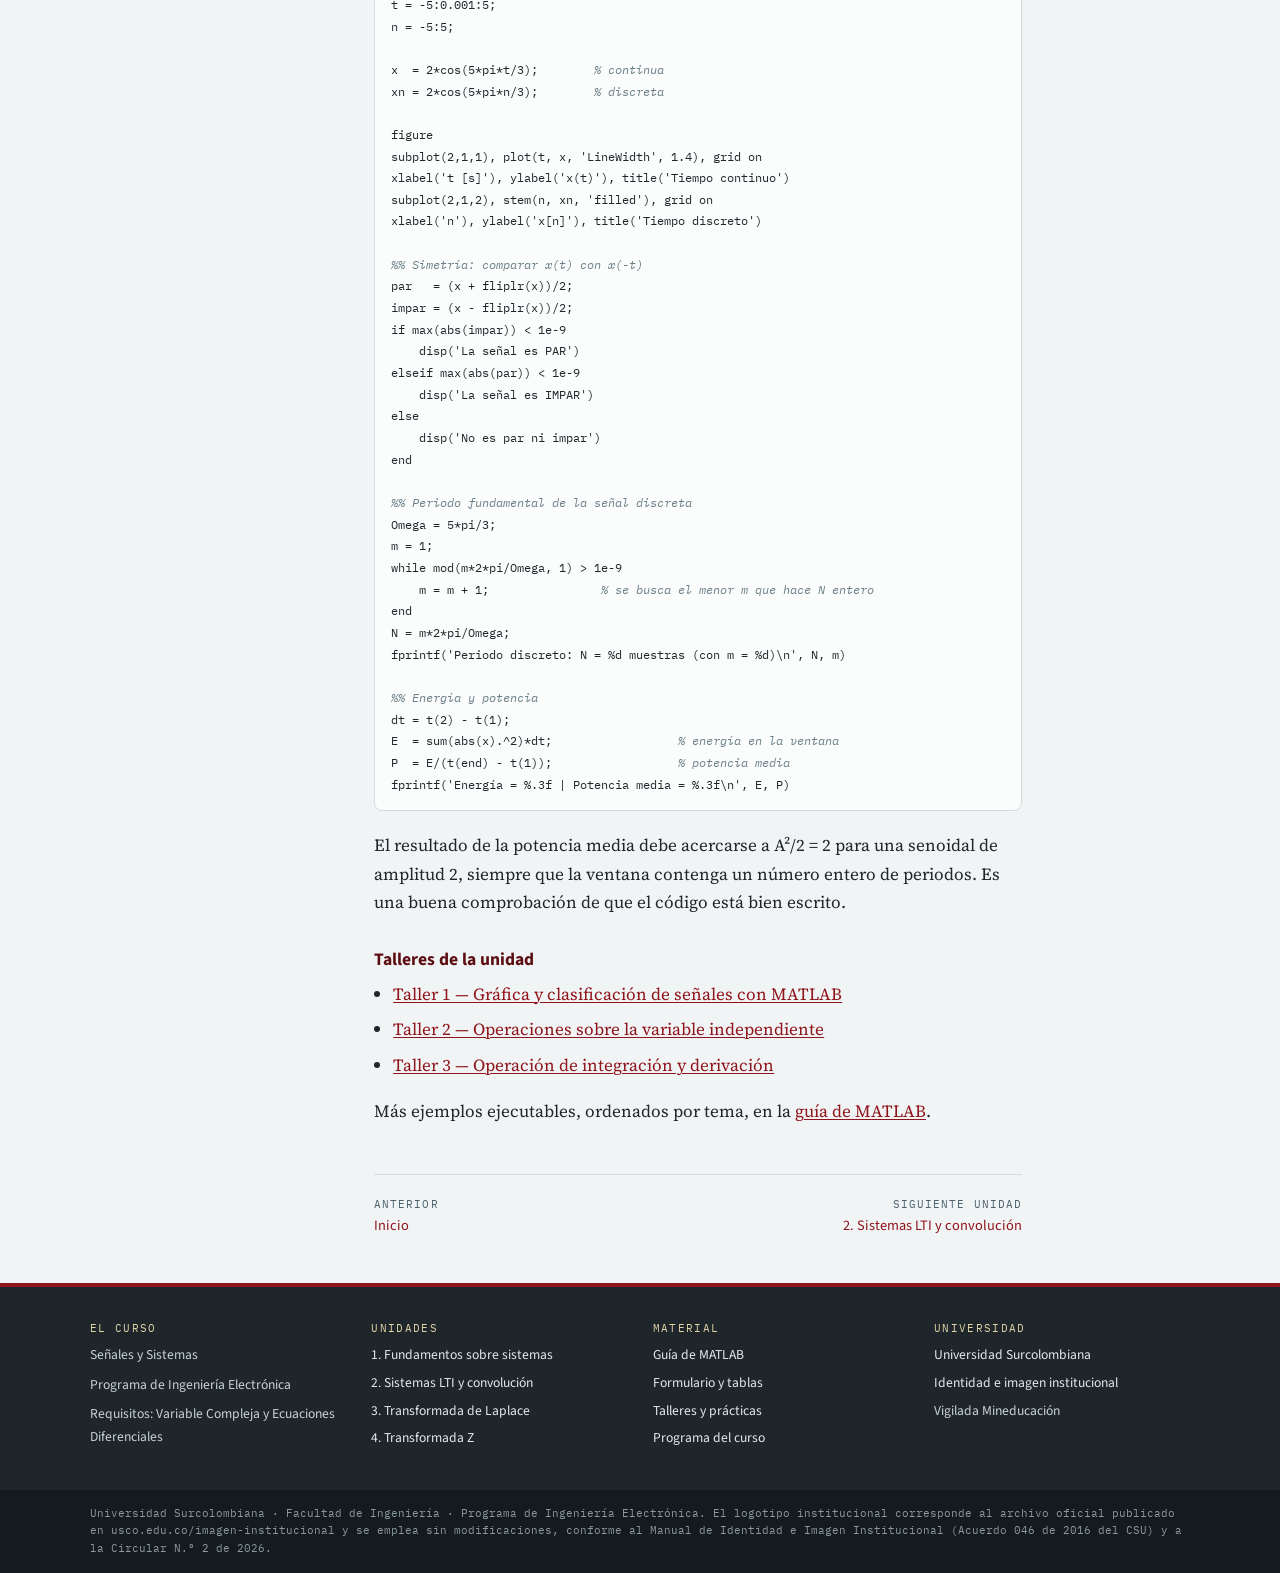
<file: unidad-1.html>
<!DOCTYPE html>
<html lang="es">
<head>
<meta charset="utf-8">
<meta name="viewport" content="width=device-width, initial-scale=1, viewport-fit=cover">
<meta name="description" content="Unidad 1 del curso Señales y Sistemas: clasificación de señales, energía y potencia, señales básicas, exponenciales complejas, operaciones sobre la variable independiente, muestreo y propiedades de los sistemas, con ejemplos en MATLAB.">
<title>Unidad 1 · Fundamentos sobre sistemas</title>
<link rel="icon" href="img/favicon.svg" type="image/svg+xml">
<link rel="preconnect" href="https://fonts.googleapis.com">
<link rel="preconnect" href="https://fonts.gstatic.com" crossorigin>
<link rel="stylesheet" href="https://fonts.googleapis.com/css2?family=IBM+Plex+Mono:wght@400;500&amp;family=Source+Sans+3:wght@400;500;600;700&amp;family=Source+Serif+4:opsz,wght@8..60,400;8..60,600&amp;display=swap">
<link rel="stylesheet" href="css/estilos.css">
</head>
<body>
<a class="saltar" href="#principal">Saltar al contenido</a>

<div class="franja">
  <div class="shell">
    <span>Facultad de Ingeniería</span>
    <span>Programa de Ingeniería Electrónica</span>
    <span class="sede">Neiva, Huila</span>
  </div>
</div>

<header class="cabecera">
  <div class="shell">
    <a class="marca" href="index.html">
      <img src="img/universidad-surcolombiana.png" alt="Universidad Surcolombiana" width="347" height="90">
      <span class="curso">Señales y Sistemas<small>Ingeniería Electrónica</small></span>
    </a>
    <form class="buscador" role="search" onsubmit="return false">
      <label class="sr-only" for="q">Buscar en el sitio</label>
      <input type="search" id="q" placeholder="Buscar un tema…" autocomplete="off" aria-describedby="q-ayuda">
      <span class="sr-only" id="q-ayuda">Escribe para buscar entre las secciones del sitio</span>
      <div class="resultados" id="resultados" hidden></div>
    </form>
    <button class="menu-boton" type="button" aria-expanded="false" aria-controls="nav-principal">Menú</button>
    <nav class="nav" id="nav-principal" aria-label="Navegación principal">
      <ul>
        <li><a href="index.html">Inicio</a></li>
        <li><a href="unidad-1.html" aria-current="page">1. Fundamentos</a></li>
        <li><a href="unidad-2.html">2. LTI y convolución</a></li>
        <li><a href="unidad-3.html">3. Laplace</a></li>
        <li><a href="unidad-4.html">4. Transformada Z</a></li>
        <li><a href="matlab.html">MATLAB</a></li>
        <li><a href="formulario.html">Formulario</a></li>
        <li><a href="talleres.html">Talleres</a></li>
        <li><a href="programa.html">Programa</a></li>
      </ul>
    </nav>
  </div>
</header>

<main id="principal">

  <div class="unidad-portada">
    <div class="shell">
      <p class="miga"><a href="index.html">Inicio</a> › Unidad 1</p>
      <p class="etiqueta">Unidad 1</p>
      <h1>Fundamentos sobre sistemas</h1>
      <p>Antes de transformar nada hay que saber qué se está transformando. Esta unidad define qué es una señal, cómo se clasifica, cómo se construye a partir de un puñado de señales básicas, qué ocurre al muestrearla y qué propiedades hacen que un sistema sea tratable analíticamente.</p>
    </div>
  </div>

  <div class="shell">
    <div class="disposicion">

      <aside class="rail">
        <h2>Contenido</h2>
        <ol>
          <li><a href="#clasificacion">1.1 Señal, sistema y clasificación</a></li>
          <li><a href="#energia">1.2 Energía y potencia</a></li>
          <li><a href="#basicas">1.3 Señales básicas</a></li>
          <li><a href="#exponencial">1.4 Exponencial compleja</a></li>
          <li><a href="#operaciones">1.5 Operaciones sobre la variable independiente</a></li>
          <li><a href="#calculo">1.6 Derivación e integración</a></li>
          <li><a href="#muestreo">1.7 Muestreo y aliasing</a></li>
          <li><a href="#propiedades">1.8 Propiedades de los sistemas</a></li>
          <li><a href="#modelos">1.9 Ecuaciones diferenciales y de diferencias</a></li>
          <li><a href="#matlab">1.10 Laboratorio en MATLAB</a></li>
        </ol>
      </aside>

      <article class="articulo">

        <section id="clasificacion">
          <h2><span class="num-seccion">1.1</span>Señal, sistema y clasificación</h2>
          <div class="definicion">
            <h4>Definición</h4>
            <p>Una <strong>señal</strong> es una función de una o más variables independientes que porta información sobre el comportamiento o la naturaleza de un fenómeno. Un <strong>sistema</strong> es una entidad que transforma una señal de entrada en una señal de salida: y = T{x}.</p>
          </div>
          <p>La primera distinción es la del dominio de la variable independiente. En tiempo continuo se escribe x(t) con t ∈ ℝ; en tiempo discreto, x[n] con n ∈ ℤ, donde n no es un tiempo sino un índice de muestra. Los corchetes no son un capricho tipográfico: señalan que entre dos muestras consecutivas la señal sencillamente no está definida.</p>

          <div class="tabla-marco">
            <table>
              <caption class="sr-only">Clasificaciones de señales</caption>
              <thead>
                <tr><th>Criterio</th><th>Clases</th><th>Cómo se verifica</th></tr>
              </thead>
              <tbody>
                <tr><td>Variable independiente</td><td>Continua / discreta</td><td class="mono">\( x(t) \ \text\{vs.\} \ x[n] \)</td></tr>
                <tr><td>Amplitud</td><td>Analógica / cuantizada</td><td>¿La amplitud toma valores en un continuo o en un conjunto finito?</td></tr>
                <tr><td>Simetría</td><td>Par / impar / ninguna</td><td class="mono">\( x(-t) = x(t) / x(-t) = -x(t) \)</td></tr>
                <tr><td>Repetición</td><td>Periódica / aperiódica</td><td class="mono">\( x(t) = x(t + T_{0}) \)</td></tr>
                <tr><td>Predictibilidad</td><td>Determinística / aleatoria</td><td>¿Existe una expresión que la describa por completo?</td></tr>
                <tr><td>Contenido</td><td>De energía / de potencia</td><td class="mono">\( E &lt; \infty / 0 &lt; P &lt; \infty \)</td></tr>
                <tr><td>Soporte</td><td>Causal / anticausal / bilateral</td><td class="mono">\( x(t) = 0 \ \text\{para\} \ t &lt; 0 \)</td></tr>
                <tr><td>Duración</td><td>Finita / infinita</td><td>¿Existe un intervalo fuera del cual la señal es nula?</td></tr>
              </tbody>
            </table>
          </div>

          <h3>Simetría: descomposición par–impar</h3>
          <p>Toda señal admite una descomposición única en su parte par y su parte impar, útil para simplificar integrales y convoluciones:</p>
          <div class="ec">
            \[ x_p(t) = \tfrac{1}{2}\big[\,x(t) + x(-t)\,\big] \qquad x_i(t) = \tfrac{1}{2}\big[\,x(t) - x(-t)\,\big] \]
            <span class="nota">x(t) = x<sub>p</sub>(t) + x<sub>i</sub>(t) para toda señal real o compleja.</span>
          </div>
          <p>Conviene recordar dos consecuencias: el producto de dos señales pares es par, el de dos impares también es par, y el de una par por una impar es impar. Además, la integral de una señal impar sobre un intervalo simétrico es cero, lo que ahorra cálculos completos.</p>

          <h3>Periodicidad: continua frente a discreta</h3>
          <p>Una senoidal continua siempre es periódica; una discreta no. La exponencial compleja e<sup>jΩn</sup> es periódica solo si Ω/2π es un número racional. Por eso el taller 1 pide calcular por separado el periodo de x(t) = 2 cos(5πt/3) y el de x[n] = 2 cos(5πn/3):</p>
          <div class="ec">
            \[ \begin{aligned}
            \text{Continua:}\quad &amp; \omega_0 = \frac{5\pi}{3} \;\Rightarrow\; T_0 = \frac{2\pi}{\omega_0} = 1.2\ \text{s} \\
            \text{Discreta:}\quad &amp; \Omega_0 = \frac{5\pi}{3} \;\Rightarrow\; N = m\,\frac{2\pi}{\Omega_0} = m\,\frac{6}{5}
            \;\Rightarrow\; m = 5,\;\; N = 6 \ \text{muestras}
            \end{aligned} \]
            <span class="nota">En tiempo discreto el periodo debe ser entero: se busca el menor entero m que lo consiga.</span>
          </div>

          <div class="ejemplo">
            <h4>Ejemplo resuelto 1.1 — clasificación completa</h4>
            <p class="enunciado">Clasifique x[n] = 3 cos(πn/10) − 2 en cuanto a simetría y periodicidad (taller 1, punto 1b).</p>
            <ol>
              <li><strong>Simetría.</strong> x[−n] = 3 cos(−πn/10) − 2 = 3 cos(πn/10) − 2 = x[n]. El coseno es par y la constante también, así que la señal es <strong>par</strong>.</li>
              <li><strong>Periodicidad.</strong> Ω₀ = π/10, de modo que 2π/Ω₀ = 20, un entero. La señal es <strong>periódica</strong> con N = 20 muestras.</li>
              <li><strong>Potencia.</strong> Al no decaer, tiene energía infinita pero potencia media finita: es una señal de potencia.</li>
            </ol>
            <p class="resultado">x[n] es par, periódica con N = 20, señal de potencia. El término −2 desplaza el nivel medio pero no altera ni la simetría ni el periodo.</p>
          </div>
        </section>

        <section id="energia">
          <h2><span class="num-seccion">1.2</span>Energía y potencia</h2>
          <p>Clasificar una señal por su contenido energético decide qué herramientas se pueden aplicar después: las señales de energía admiten transformada de Fourier ordinaria, las de potencia se describen mejor por series o densidades espectrales.</p>
          <div class="ec">
            \[ \begin{aligned}
            E &amp;= \int_{-\infty}^{\infty} |x(t)|^{2}\,dt
            &amp;\qquad P &amp;= \lim_{T\to\infty}\frac{1}{2T}\int_{-T}^{T} |x(t)|^{2}\,dt \\
            E &amp;= \sum_{n=-\infty}^{\infty} |x[n]|^{2}
            &amp;\qquad P &amp;= \lim_{N\to\infty}\frac{1}{2N+1}\sum_{n=-N}^{N} |x[n]|^{2}
            \end{aligned} \]
            <span class="nota">Si E es finita, P = 0. Si P es finita y no nula, E es infinita. Una señal puede no ser ni de energía ni de potencia, como x(t) = t·u(t).</span>
          </div>
          <p>Para una señal periódica basta integrar sobre un periodo: P = (1/T₀)∫<sub>T₀</sub>|x(t)|²dt. Así, una senoidal de amplitud A tiene potencia A²/2, y de ahí sale el valor eficaz A/√2 que se usa en circuitos.</p>
          <div class="aviso">
            <strong>Atajo útil.</strong> Toda señal de duración finita y amplitud acotada es de energía. Toda señal periódica distinta de cero es de potencia. Con esas dos reglas se resuelve la mayoría de los ejercicios sin integrar.
          </div>
        </section>

        <section id="basicas">
          <h2><span class="num-seccion">1.3</span>Señales básicas</h2>
          <p>Casi cualquier señal del curso se construye combinando cinco elementos. Conviene memorizar tanto su expresión como su gráfica.</p>

          <div class="tabla-marco">
            <table>
              <caption class="sr-only">Señales elementales en tiempo continuo y discreto</caption>
              <thead>
                <tr><th>Señal</th><th class="mono">Tiempo continuo</th><th class="mono">Tiempo discreto</th></tr>
              </thead>
              <tbody>
                <tr><td>Impulso</td><td class="mono">\( \delta (t), \int \delta (t)dt = 1 \)</td><td class="mono">\( \delta [n] = 1 \ \text\{si\} \ n = 0 \)</td></tr>
                <tr><td>Escalón</td><td class="mono">\( u(t) = 1 \ \text\{si\} \ t \ge 0 \)</td><td class="mono">\( u[n] = 1 \ \text\{si\} \ n \ge 0 \)</td></tr>
                <tr><td>Rampa</td><td class="mono">\( r(t) = t \cdot u(t) \)</td><td class="mono">\( r[n] = n \cdot u[n] \)</td></tr>
                <tr><td>Exponencial</td><td class="mono">\( x(t) = C e^\{at\} \)</td><td class="mono">\( x[n] = C a^{n} \)</td></tr>
                <tr><td>Senoidal</td><td class="mono">\( A \cos(\omega _{0}t + \varphi ) \)</td><td class="mono">\( A \cos(\Omega _{0}n + \varphi ) \)</td></tr>
                <tr><td>Pulso rectangular</td><td class="mono">\( \Pi (t/\tau ) = u(t+\tau /2) - u(t-\tau /2) \)</td><td class="mono">\( u[n] - u[n - N] \)</td></tr>
              </tbody>
            </table>
          </div>

          <p>Las tres primeras están encadenadas por derivación e integración, y el impulso tiene una propiedad que se usará durante todo el curso: la <strong>propiedad de muestreo</strong>.</p>
          <div class="ec">
            \[ \int_{-\infty}^{\infty} x(t)\,\delta(t - t_0)\,dt = x(t_0)
            \qquad\qquad x[n] = \sum_{k} x[k]\,\delta[n - k] \]
            <span class="nota">Toda señal discreta es una suma ponderada de impulsos desplazados. De aquí nace la convolución de la unidad 2.</span>
          </div>
          <p>Otras propiedades del impulso que aparecen en los talleres: x(t)δ(t − t₀) = x(t₀)δ(t − t₀), δ(at) = δ(t)/|a| y δ(−t) = δ(t). El impulso continuo no es una función ordinaria sino una distribución: solo tiene sentido dentro de una integral.</p>

          <h3>Construcción de señales por tramos</h3>
          <p>Un pulso, una escalera o una rampa truncada se escriben como suma de escalones desplazados. Esta forma es la más cómoda para transformar después con Laplace:</p>
          <div class="ec">
            \[ x(t) = 2\big[u(t) - u(t-1)\big] + (3 - t)\big[u(t-1) - u(t-3)\big] \]
            <span class="nota">Cada corchete «enciende» un tramo y lo «apaga» en el instante siguiente.</span>
          </div>

          <div class="bloque-codigo">
            <div class="barra-codigo"><span class="archivo">senales_basicas.m</span><button class="copiar" type="button">Copiar</button></div>
<pre><code><span class="c">%% Señales básicas en tiempo continuo y discreto</span>
t = -2:0.001:5;            <span class="c">% paso fino: aparenta continuidad</span>
n = -2:5;                  <span class="c">% índices enteros</span>

u  = @(t) double(t &gt;= 0);  <span class="c">% escalón unitario como función anónima</span>
r  = @(t) t.*u(t);         <span class="c">% rampa</span>

figure('Name','Señales básicas')
subplot(2,2,1), plot(t, u(t), 'LineWidth', 1.5), ylim([-0.2 1.2])
title('Escalón u(t)'), xlabel('t [s]'), grid on

subplot(2,2,2), plot(t, r(t), 'LineWidth', 1.5)
title('Rampa r(t) = t·u(t)'), xlabel('t [s]'), grid on

subplot(2,2,3), stem(n, double(n == 0), 'filled')
title('Impulso \delta[n]'), xlabel('n'), grid on

subplot(2,2,4), plot(t, 2*exp(-0.6*t).*u(t), 'LineWidth', 1.5)
title('Exponencial 2e^{-0.6t}u(t)'), xlabel('t [s]'), grid on

<span class="c">%% Señal definida por tramos con escalones</span>
x = 2*(u(t) - u(t-1)) + (3 - t).*(u(t-1) - u(t-3));
figure, plot(t, x, 'LineWidth', 1.6), grid on
xlabel('t [s]'), ylabel('x(t)'), title('Señal construida por tramos')</code></pre>
          </div>
        </section>

        <section id="exponencial">
          <h2><span class="num-seccion">1.4</span>Exponencial compleja y fasores</h2>
          <p>La exponencial compleja es la señal más importante del curso: es la única que atraviesa un sistema LTI sin cambiar de forma, solo escalada por un número complejo. Esa propiedad es la razón de ser de Laplace, de Fourier y de la Transformada Z.</p>
          <div class="ec">
            \[ e^{j\omega_0 t} = \cos(\omega_0 t) + j\,\operatorname{sen}(\omega_0 t)
            \quad\Longrightarrow\quad
            \cos(\omega_0 t) = \frac{e^{j\omega_0 t} + e^{-j\omega_0 t}}{2}
            \qquad
            \operatorname{sen}(\omega_0 t) = \frac{e^{j\omega_0 t} - e^{-j\omega_0 t}}{2j} \]
            <span class="nota">Relación de Euler. Convierte productos de senoidales en sumas de exponenciales, mucho más fáciles de integrar.</span>
          </div>
          <p>La forma general x(t) = C e<sup>st</sup> con C = |C|e<sup>jθ</sup> y s = σ + jω₀ describe de una sola vez cuatro comportamientos, según dónde caiga s en el plano complejo:</p>
          <div class="tabla-marco">
            <table>
              <caption class="sr-only">Comportamiento de la exponencial compleja según s</caption>
              <thead>
                <tr><th class="mono">\( \sigma \)</th><th class="mono">\( \omega _{0} \)</th><th>Comportamiento</th></tr>
              </thead>
              <tbody>
                <tr><td class="mono">\( \sigma = 0 \)</td><td class="mono">\( \omega _{0} = 0 \)</td><td>Constante</td></tr>
                <tr><td class="mono">\( \sigma = 0 \)</td><td class="mono">\( \omega _{0} \ne 0 \)</td><td>Oscilación sostenida de amplitud constante</td></tr>
                <tr><td class="mono">\( \sigma &lt; 0 \)</td><td class="mono">\( \omega _{0} \ne 0 \)</td><td>Oscilación amortiguada (envolvente e<sup>σt</sup> decreciente)</td></tr>
                <tr><td class="mono">\( \sigma &gt; 0 \)</td><td class="mono">\( \omega _{0} \ne 0 \)</td><td>Oscilación creciente sin límite</td></tr>
              </tbody>
            </table>
          </div>
          <p>Esa tabla es, anticipadamente, el mapa de polos del plano s de la unidad 3: cada polo aporta a la respuesta un término de esta familia.</p>
          <div class="definicion">
            <h4>Diferencia clave en tiempo discreto</h4>
            <p>En e<sup>jΩn</sup> las frecuencias Ω y Ω + 2π producen exactamente la misma secuencia. Por eso el rango de frecuencias discretas útiles se limita a un intervalo de longitud 2π, normalmente −π &lt; Ω ≤ π, y la frecuencia «más rápida» posible es Ω = π, que alterna +1, −1, +1…</p>
          </div>
        </section>

        <section id="operaciones">
          <h2><span class="num-seccion">1.5</span>Operaciones sobre la variable independiente</h2>
          <p>Tres operaciones, un solo orden correcto. Dada x(t), la señal transformada x(at − t₀) se obtiene siempre en este orden:</p>
          <ol>
            <li><strong>Desplazamiento</strong> en t₀: x(t) → x(t − t₀). Hacia la derecha si t₀ &gt; 0.</li>
            <li><strong>Escalamiento</strong> por |a|: compresión si |a| &gt; 1, expansión si |a| &lt; 1.</li>
            <li><strong>Reflexión</strong> si a &lt; 0: se espeja respecto al eje vertical.</li>
          </ol>
          <p>Si se invierte el orden entre desplazamiento y escalamiento el resultado es otro: x(a(t − t₀)) ≠ x(at − t₀). La regla segura es factorizar el argumento y leerlo como «primero desplazo t₀, luego escalo por a».</p>

          <div class="ejemplo">
            <h4>Ejemplo resuelto 1.2 — punto de control por coordenadas</h4>
            <p class="enunciado">Si x(t) vale 3 en t = 2, ¿en qué instante vale 3 la señal w(t) = x(−2t + 4)?</p>
            <ol>
              <li>Se iguala el argumento al valor conocido: −2t + 4 = 2.</li>
              <li>Se despeja: t = 1.</li>
            </ol>
            <p class="resultado">w(1) = 3. Rastrear dos o tres puntos característicos —inicio, quiebre y final del soporte— es más rápido y más seguro que redibujar la señal completa.</p>
          </div>

          <div class="definicion">
            <h4>Caso discreto</h4>
            <p>En x[an] el escalamiento solo está definido para valores enteros del argumento. Si a &gt; 1 se pierden muestras (diezmado) y la operación no es invertible; si a = 1/M hay que interpolar. Por eso el taller 2 insiste en evaluar muestra a muestra.</p>
          </div>

          <div class="lab">
            <h3>Laboratorio · constructor de señales</h3>
            <p class="ayuda">Elige una señal básica y aplica la transformación x(at − t₀). La curva tenue es la señal original; la resaltada, la transformada.</p>
            <div class="controles">
              <div class="control">
                <label for="sel-tipo">Señal base</label>
                <select id="sel-tipo">
                  <option value="escalon">Escalón u</option>
                  <option value="rampa">Rampa r</option>
                  <option value="exponencial">Exponencial 2e⁻⁰·⁶ᵗ u</option>
                  <option value="senoidal" selected>Senoidal 2 sen(πt/3)</option>
                  <option value="pulso">Pulso rectangular</option>
                  <option value="triangulo">Pulso triangular</option>
                </select>
              </div>
              <div class="control">
                <label for="sel-dominio">Dominio</label>
                <select id="sel-dominio">
                  <option value="continuo">Tiempo continuo</option>
                  <option value="discreto">Tiempo discreto</option>
                </select>
              </div>
              <div class="control">
                <label for="rng-t0">Desplazamiento t₀ = <output id="out-t0" for="rng-t0">2.0</output></label>
                <input type="range" id="rng-t0" min="-5" max="5" step="0.5" value="2">
              </div>
              <div class="control">
                <label for="rng-a">Escala a = <output id="out-a" for="rng-a">1.00</output></label>
                <input type="range" id="rng-a" min="-3" max="3" step="0.25" value="1">
              </div>
            </div>
            <canvas id="g-senal" width="720" height="405" role="img" aria-label="Gráfica comparativa entre la señal básica seleccionada y su versión transformada."></canvas>
            <p class="veredicto">Señal representada: <span class="mono" id="expr-senal">x(t)</span></p>
            <div class="leyenda">
              <span class="c-res"><i></i> señal original</span>
              <span class="c-cont"><i></i> transformada continua</span>
              <span class="c-disc"><i></i> transformada discreta</span>
            </div>
          </div>

          <div class="bloque-codigo">
            <div class="barra-codigo"><span class="archivo">operaciones_variable.m</span><button class="copiar" type="button">Copiar</button></div>
<pre><code><span class="c">%% Operaciones sobre la variable independiente (taller 2)</span>
u = @(t) double(t &gt;= 0);
x = @(t) 2*(u(t+1) - u(t-2));      <span class="c">% pulso de amplitud 2 entre -1 y 2</span>

t = -6:0.001:6;
a  = -2;    t0 = 4;                <span class="c">% se grafica x(a*t - t0)</span>

figure
plot(t, x(t), '--', 'LineWidth', 1.2), hold on
plot(t, x(a*t - t0), 'LineWidth', 1.8), hold off
grid on, legend('x(t)', sprintf('x(%gt %+g)', a, -t0))
xlabel('t [s]'), title('Desplazamiento, escalamiento y reflexión')

<span class="c">%% Caso discreto: z[n] = x[-n-2] + y[n+2]</span>
n  = -6:6;
xn = double(n &gt;= -1 &amp; n &lt;= 2);     <span class="c">% x[n]</span>
yn = double(n &gt;=  0 &amp; n &lt;= 3);     <span class="c">% y[n]</span>

<span class="c">% Se reindexa con interp1: fuera del soporte el valor es 0</span>
xr = interp1(n, xn, -n-2, 'nearest', 0);
yd = interp1(n, yn,  n+2, 'nearest', 0);
z  = xr + yd;

stem(n, z, 'filled'), grid on
xlabel('n'), ylabel('z[n]'), title('z[n] = x[-n-2] + y[n+2]')</code></pre>
          </div>
        </section>

        <section id="calculo">
          <h2><span class="num-seccion">1.6</span>Derivación e integración de señales</h2>
          <p>Derivar una señal continua resalta sus cambios: un salto de amplitud A en t₀ produce un impulso A δ(t − t₀). Integrar hace lo contrario, acumula área y suaviza.</p>
          <div class="ec">
            \[ \frac{d\,u(t)}{dt} = \delta(t) \qquad
            \int_{-\infty}^{t} \delta(\tau)\,d\tau = u(t) \qquad
            \int_{-\infty}^{t} u(\tau)\,d\tau = r(t) \]
          </div>
          <p>Para una señal definida a tramos —como la del taller 3— el procedimiento es sistemático:</p>
          <ol>
            <li>Derivar cada tramo por separado (la pendiente de cada recta).</li>
            <li>Añadir un impulso por cada discontinuidad de salto, con área igual al tamaño del salto.</li>
            <li>Al integrar, verificar la continuidad de la señal resultante en las fronteras de cada tramo: la integral de una señal acotada nunca salta.</li>
          </ol>

          <div class="ejemplo">
            <h4>Ejemplo resuelto 1.3 — integración de un semiciclo de seno</h4>
            <p class="enunciado">Sea x(t) = sen(t) para 0 ≤ t ≤ 2π y cero en otro caso. Obtenga y(t) = ∫<sub>−∞</sub><sup>t</sup> x(τ)dτ (taller 3, punto 2).</p>
            <ol>
              <li>Para t &lt; 0 no hay área acumulada: y(t) = 0.</li>
              <li>Para 0 ≤ t ≤ 2π: y(t) = ∫₀ᵗ sen(τ)dτ = 1 − cos(t). Crece hasta 2 en t = π y vuelve a bajar.</li>
              <li>Para t &gt; 2π el área total acumulada es 1 − cos(2π) = 0, así que y(t) = 0.</li>
            </ol>
            <p class="resultado">y(t) = (1 − cos t)·[u(t) − u(t − 2π)]. La señal integrada es continua en t = 0 y en t = 2π, como debe ser.</p>
          </div>

          <p>En tiempo discreto los operadores equivalentes son la primera diferencia x[n] − x[n − 1] y la suma acumulada Σ<sub>k ≤ n</sub> x[k], que en MATLAB son <span class="mono">diff</span> y <span class="mono">cumsum</span>.</p>

          <div class="bloque-codigo">
            <div class="barra-codigo"><span class="archivo">derivada_integral.m</span><button class="copiar" type="button">Copiar</button></div>
<pre><code><span class="c">%% Derivada e integral numéricas de una señal por tramos</span>
dt = 1e-3;  t = -1:dt:8;
x  = sin(t).*(t &gt;= 0 &amp; t &lt;= 2*pi);      <span class="c">% semiciclo de seno</span>

dx = [0 diff(x)/dt];                     <span class="c">% derivada aproximada</span>
ix = cumsum(x)*dt;                       <span class="c">% integral acumulada</span>

figure
subplot(3,1,1), plot(t, x,  'LineWidth', 1.5), grid on, ylabel('x(t)')
subplot(3,1,2), plot(t, dx, 'LineWidth', 1.2), grid on, ylabel('dx/dt')
subplot(3,1,3), plot(t, ix, 'LineWidth', 1.5), grid on, ylabel('\int x'), xlabel('t [s]')

<span class="c">%% Comprobación simbólica</span>
syms tau T
y = int(sin(tau), tau, 0, T)             <span class="c">% devuelve 1 - cos(T)</span></code></pre>
          </div>
        </section>

        <section id="muestreo">
          <h2><span class="num-seccion">1.7</span>Muestreo y aliasing</h2>
          <p>El taller 1 cierra con una pregunta que parece inocente: ¿se puede reconstruir x(t) = 2cos(2πt) a partir de x[n] = 2cos(2πn)? La respuesta es no, y el motivo es el teorema de muestreo.</p>
          <div class="ec">
            \[ f_s &gt; 2 f_{\max} \quad \text{(criterio de Nyquist)}
            \qquad\qquad \Omega = \omega T = \frac{\omega}{f_s} \]
            <span class="nota">Al muestrear con T = 1 s una señal de 1 Hz se obtiene Ω = 2π, indistinguible de Ω = 0: todas las muestras valen lo mismo.</span>
          </div>
          <p>Cuando f<sub>s</sub> no es suficiente aparece el <strong>aliasing</strong>: una componente de alta frecuencia se disfraza de una de baja frecuencia y la reconstrucción falla. La estrategia que pide el taller para que la secuencia discreta se parezca a la continua es aumentar la frecuencia de muestreo, es decir, reducir T.</p>
          <div class="aviso">
            <strong>Relación con la unidad 4.</strong> El cambio de variable z = e<sup>sT</sup> que abre la Transformada Z es exactamente esta operación de muestreo vista en el plano complejo: comprime todo el plano s en el interior y el exterior del círculo unitario, con periodicidad 2π en la frecuencia.
          </div>

          <div class="bloque-codigo">
            <div class="barra-codigo"><span class="archivo">muestreo_aliasing.m</span><button class="copiar" type="button">Copiar</button></div>
<pre><code><span class="c">%% Aliasing: la misma señal muestreada a dos frecuencias</span>
f  = 1;                       <span class="c">% señal de 1 Hz</span>
t  = 0:1e-4:5;
x  = 2*cos(2*pi*f*t);

fs1 = 1;    n1 = 0:1/fs1:5;   <span class="c">% muestreo insuficiente (fs = f)</span>
fs2 = 20;   n2 = 0:1/fs2:5;   <span class="c">% muestreo holgado  (fs = 20f)</span>

figure
plot(t, x, 'LineWidth', 1.2), hold on
stem(n1, 2*cos(2*pi*f*n1), 'filled')
stem(n2, 2*cos(2*pi*f*n2), 'Marker', 'x')
hold off, grid on
legend('x(t)', 'fs = 1 Hz (aliasing)', 'fs = 20 Hz')
xlabel('t [s]'), title('Criterio de Nyquist: fs &gt; 2·f_{max}')</code></pre>
          </div>
        </section>

        <section id="propiedades">
          <h2><span class="num-seccion">1.8</span>Propiedades de los sistemas</h2>
          <p>Estas seis propiedades deciden qué herramientas se pueden usar más adelante. Solo un sistema lineal e invariante en el tiempo admite el tratamiento por convolución, Laplace o Z.</p>

          <div class="tabla-marco">
            <table>
              <caption class="sr-only">Propiedades de los sistemas</caption>
              <thead>
                <tr><th>Propiedad</th><th>Condición</th><th>Ejemplo que la cumple</th></tr>
              </thead>
              <tbody>
                <tr><td>Memoria</td><td>La salida en t depende de valores de la entrada distintos de x(t).</td><td class="mono">\( y[n] = x[n] + x[n-1] \)</td></tr>
                <tr><td>Causalidad</td><td>y(t₀) depende solo de x(t) con t ≤ t₀.</td><td class="mono">\( y[n] = x[n] - x[n-2] \)</td></tr>
                <tr><td>Estabilidad BIBO</td><td>Toda entrada acotada produce salida acotada.</td><td class="mono">\( y(t) = \cos(x(t)) \)</td></tr>
                <tr><td>Invarianza en el tiempo</td><td>Si x(t) → y(t), entonces x(t−t₀) → y(t−t₀).</td><td class="mono">\( y(t) = 3x(t) + 1 \)</td></tr>
                <tr><td>Linealidad</td><td>a x₁ + b x₂ → a y₁ + b y₂.</td><td class="mono">\( y(t) = t \cdot x(t) \)</td></tr>
                <tr><td>Invertibilidad</td><td>Entradas distintas producen salidas distintas.</td><td class="mono">\( y(t) = 2x(t) \)</td></tr>
              </tbody>
            </table>
          </div>

          <div class="ejemplo">
            <h4>Ejemplo resuelto 1.4 — dos sistemas parecidos, propiedades opuestas</h4>
            <p class="enunciado">Analice y₁(t) = t·x(t) y y₂(t) = 3x(t) + 1.</p>
            <h4>Sistema 1: y₁(t) = t·x(t)</h4>
            <ol>
              <li><strong>Lineal:</strong> T{ax₁ + bx₂} = t(ax₁ + bx₂) = a·tx₁ + b·tx₂. Sí cumple.</li>
              <li><strong>Invariante:</strong> la respuesta a x(t − t₀) es t·x(t − t₀), pero la salida desplazada es (t − t₀)·x(t − t₀). No coinciden: <strong>variante en el tiempo</strong>.</li>
              <li><strong>Estable:</strong> con x acotada, t·x(t) crece sin límite. <strong>No es BIBO estable</strong>.</li>
            </ol>
            <h4>Sistema 2: y₂(t) = 3x(t) + 1</h4>
            <ol>
              <li><strong>Lineal:</strong> con x = 0 la salida es 1, no 0. <strong>No es lineal</strong> (es afín).</li>
              <li><strong>Invariante:</strong> sí, ningún coeficiente depende de t.</li>
              <li><strong>Estable y sin memoria:</strong> sí en ambos casos.</li>
            </ol>
            <p class="resultado">Ninguno de los dos es LTI: al primero le falla la invarianza y al segundo la linealidad. La prueba de linealidad más rápida es verificar que entrada nula produzca salida nula.</p>
          </div>
        </section>

        <section id="modelos">
          <h2><span class="num-seccion">1.9</span>Ecuaciones diferenciales y de diferencias</h2>
          <p>Los sistemas LTI de parámetros concentrados se describen con ecuaciones diferenciales lineales de coeficientes constantes, y sus equivalentes discretos con ecuaciones de diferencias:</p>
          <div class="ec">
            \[ \begin{aligned}
            \sum_{k=0}^{N} a_k\,\frac{d^{k} y(t)}{dt^{k}} &amp;= \sum_{k=0}^{M} b_k\,\frac{d^{k} x(t)}{dt^{k}} \\
            \sum_{k=0}^{N} a_k\,y[n-k] &amp;= \sum_{k=0}^{M} b_k\,x[n-k]
            \end{aligned} \]
            <span class="nota">N es el orden del sistema. La solución total es la suma de la respuesta natural (homogénea) y la respuesta forzada (particular).</span>
          </div>
          <p>Un circuito RLC serie conduce a una ecuación de segundo orden cuya solución analítica se vuelve laboriosa: hay que proponer una forma, imponer condiciones iniciales y resolver un sistema de ecuaciones. La unidad 3 mostrará cómo la Transformada de Laplace convierte esa ecuación diferencial en una ecuación algebraica y las condiciones iniciales en simples términos adicionales.</p>
          <div class="definicion">
            <h4>De la ley física a la ecuación</h4>
            <p>Para el RLC serie con fuente v(t) y corriente i(t): v(t) = L·di/dt + R·i + (1/C)∫i dt. Derivando una vez para eliminar la integral se obtiene L·i″ + R·i′ + i/C = v′(t), una ecuación de segundo orden en la corriente.</p>
          </div>
        </section>

        <section id="matlab">
          <h2><span class="num-seccion">1.10</span>Laboratorio en MATLAB</h2>
          <p>Los <em>live scripts</em> del curso —<span class="mono">plot_continuous_signals.mlx</span>, <span class="mono">plot_discrete_signals.mlx</span> y <span class="mono">plot_multiple_signals.mlx</span>— son la base del taller 1. La distinción entre <span class="mono">plot</span> y <span class="mono">stem</span> no es estética: refleja la diferencia entre una señal definida en todo instante y una definida solo en índices enteros.</p>

          <div class="bloque-codigo">
            <div class="barra-codigo"><span class="archivo">taller01_clasificacion.m</span><button class="copiar" type="button">Copiar</button></div>
<pre><code><span class="c">%% Taller 1: graficar, clasificar y medir</span>
t = -5:0.001:5;
n = -5:5;

x  = 2*cos(5*pi*t/3);        <span class="c">% continua</span>
xn = 2*cos(5*pi*n/3);        <span class="c">% discreta</span>

figure
subplot(2,1,1), plot(t, x, 'LineWidth', 1.4), grid on
xlabel('t [s]'), ylabel('x(t)'), title('Tiempo continuo')
subplot(2,1,2), stem(n, xn, 'filled'), grid on
xlabel('n'), ylabel('x[n]'), title('Tiempo discreto')

<span class="c">%% Simetría: comparar x(t) con x(-t)</span>
par   = (x + fliplr(x))/2;
impar = (x - fliplr(x))/2;
if max(abs(impar)) &lt; 1e-9
    disp('La señal es PAR')
elseif max(abs(par)) &lt; 1e-9
    disp('La señal es IMPAR')
else
    disp('No es par ni impar')
end

<span class="c">%% Periodo fundamental de la señal discreta</span>
Omega = 5*pi/3;
m = 1;
while mod(m*2*pi/Omega, 1) &gt; 1e-9
    m = m + 1;                <span class="c">% se busca el menor m que hace N entero</span>
end
N = m*2*pi/Omega;
fprintf('Periodo discreto: N = %d muestras (con m = %d)\n', N, m)

<span class="c">%% Energía y potencia</span>
dt = t(2) - t(1);
E  = sum(abs(x).^2)*dt;                  <span class="c">% energía en la ventana</span>
P  = E/(t(end) - t(1));                  <span class="c">% potencia media</span>
fprintf('Energía = %.3f | Potencia media = %.3f\n', E, P)</code></pre>
          </div>

          <p>El resultado de la potencia media debe acercarse a A²/2 = 2 para una senoidal de amplitud 2, siempre que la ventana contenga un número entero de periodos. Es una buena comprobación de que el código está bien escrito.</p>

          <h3>Talleres de la unidad</h3>
          <ul>
            <li><a href="docs/taller_01.pdf">Taller 1 — Gráfica y clasificación de señales con MATLAB</a></li>
            <li><a href="docs/taller_02.pdf">Taller 2 — Operaciones sobre la variable independiente</a></li>
            <li><a href="docs/taller_03.pdf">Taller 3 — Operación de integración y derivación</a></li>
          </ul>
          <p>Más ejemplos ejecutables, ordenados por tema, en la <a href="matlab.html">guía de MATLAB</a>.</p>
        </section>

        <nav class="paginacion" aria-label="Navegación entre unidades">
          <a href="index.html"><small>Anterior</small>Inicio</a>
          <a class="siguiente" href="unidad-2.html"><small>Siguiente unidad</small>2. Sistemas LTI y convolución</a>
        </nav>

      </article>
    </div>
  </div>
</main>

<footer class="pie">
  <div class="shell">
    <div>
      <h2>El curso</h2>
      <p>Señales y Sistemas</p>
      <p>Programa de Ingeniería Electrónica</p>
      <p>Requisitos: Variable Compleja y Ecuaciones Diferenciales</p>
    </div>
    <div>
      <h2>Unidades</h2>
      <ul>
        <li><a href="unidad-1.html">1. Fundamentos sobre sistemas</a></li>
        <li><a href="unidad-2.html">2. Sistemas LTI y convolución</a></li>
        <li><a href="unidad-3.html">3. Transformada de Laplace</a></li>
        <li><a href="unidad-4.html">4. Transformada Z</a></li>
      </ul>
    </div>
    <div>
      <h2>Material</h2>
      <ul>
        <li><a href="matlab.html">Guía de MATLAB</a></li>
        <li><a href="formulario.html">Formulario y tablas</a></li>
        <li><a href="talleres.html">Talleres y prácticas</a></li>
        <li><a href="programa.html">Programa del curso</a></li>
      </ul>
    </div>
    <div>
      <h2>Universidad</h2>
      <ul>
        <li><a href="https://www.usco.edu.co/">Universidad Surcolombiana</a></li>
        <li><a href="https://www.usco.edu.co/imagen-institucional/">Identidad e imagen institucional</a></li>
      </ul>
      <p>Vigilada Mineducación</p>
    </div>
  </div>
  <div class="pie-legal">
    <div class="shell">
      Universidad Surcolombiana · Facultad de Ingeniería · Programa de Ingeniería Electrónica.
      El logotipo institucional corresponde al archivo oficial publicado en
      usco.edu.co/imagen-institucional y se emplea sin modificaciones, conforme al Manual de Identidad e Imagen Institucional
      (Acuerdo 046 de 2016 del CSU) y a la Circular N.º 2 de 2026.
    </div>
  </div>
</footer>

<script>
window.MathJax = {
  tex: {
    inlineMath: [['\\(', '\\)']],
    displayMath: [['\\[', '\\]']]
  },
  svg: { fontCache: 'global', scale: 1.02 },
  options: { skipHtmlTags: ['script', 'noscript', 'style', 'textarea', 'pre', 'code'] }
};
document.documentElement.className += ' math-pendiente';
</script>
<script id="MathJax-script" src="js/tex-svg.js"></script>
<script src="js/indice.js"></script>
<script src="js/app.js"></script>
</body>
</html>
</file>
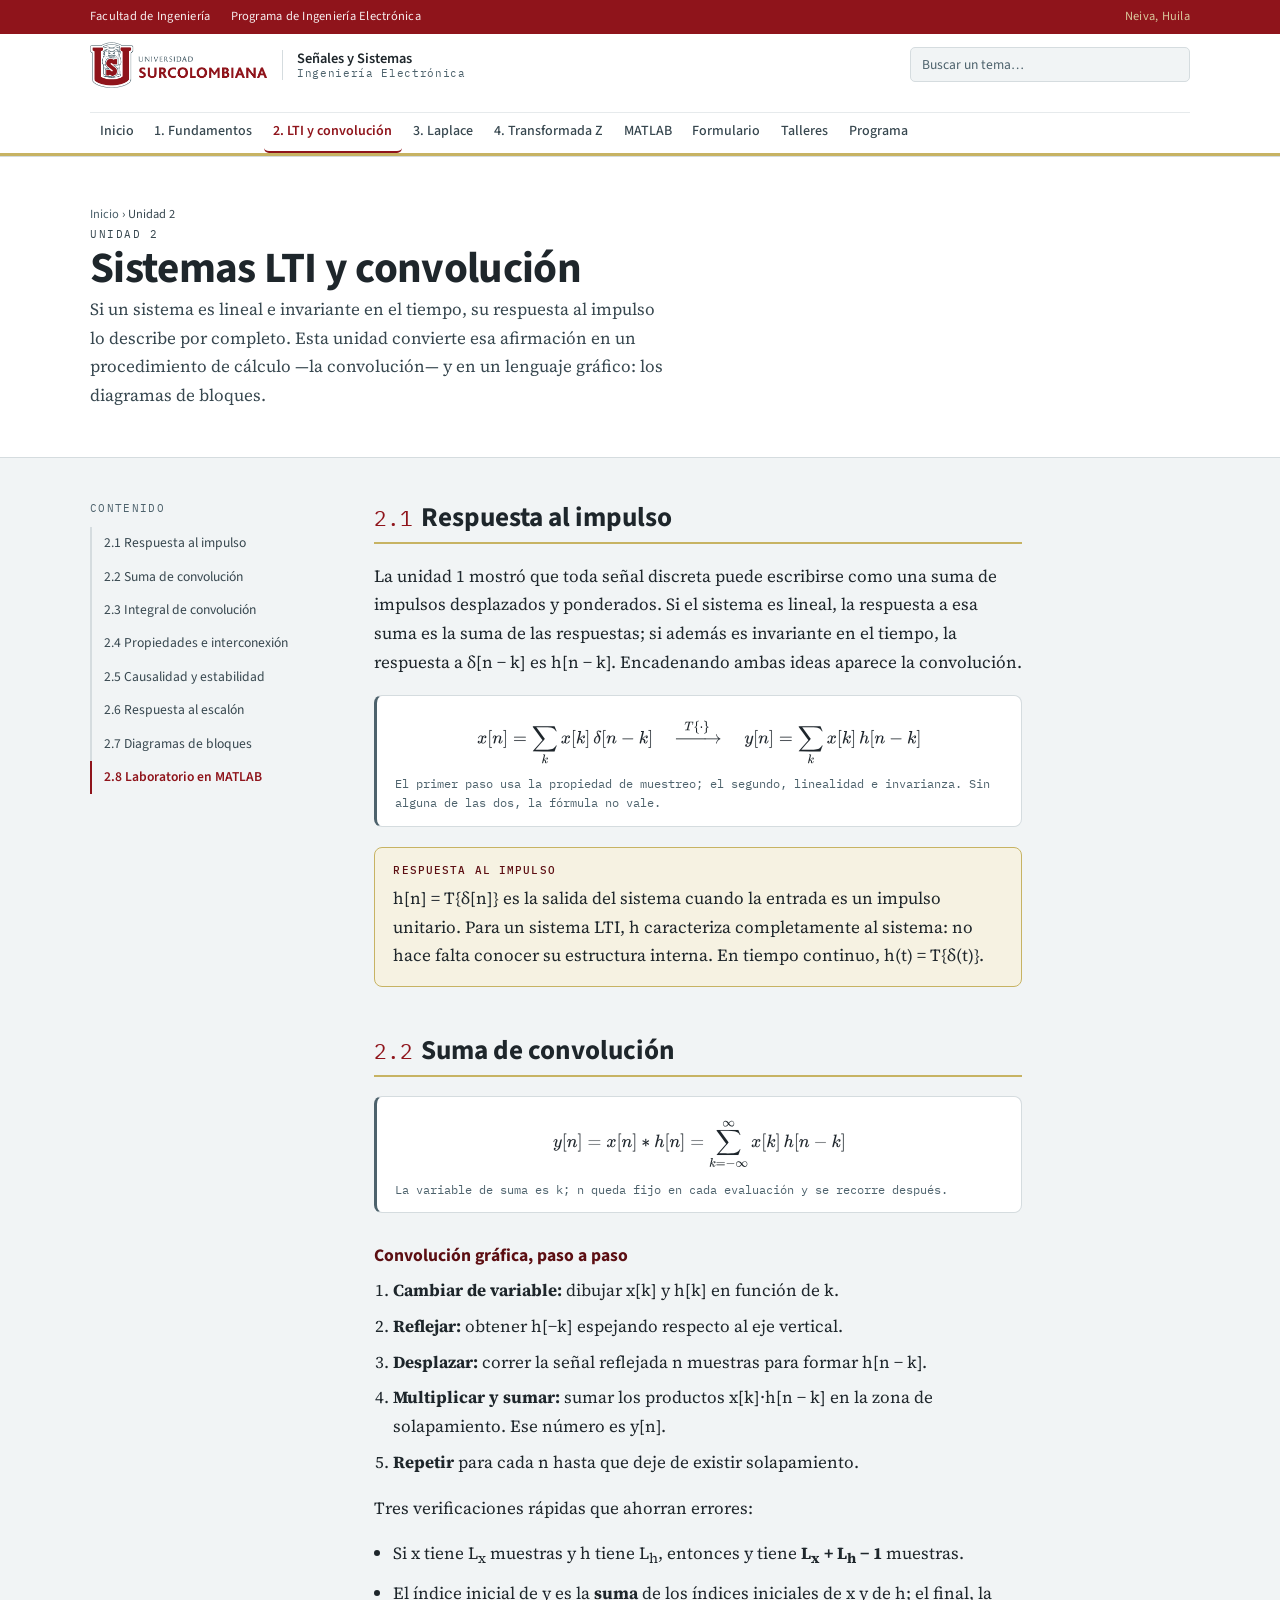
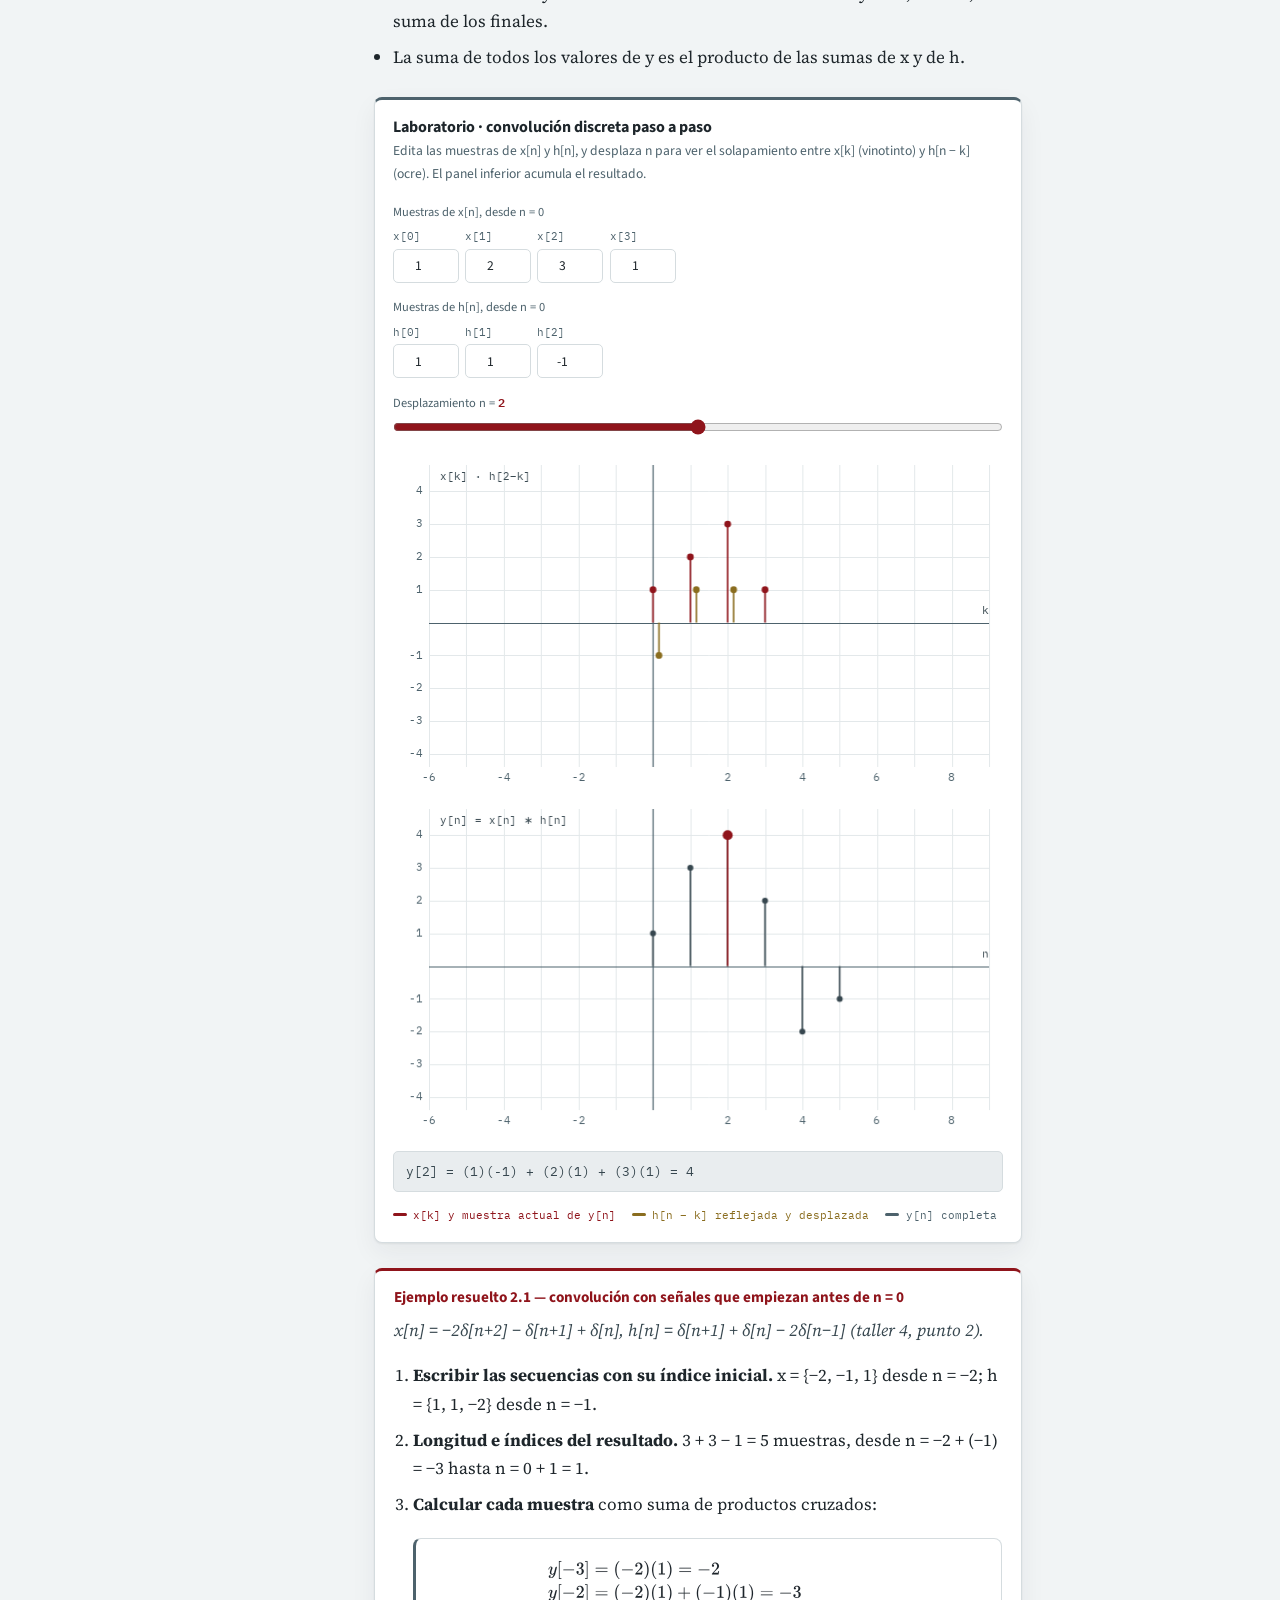
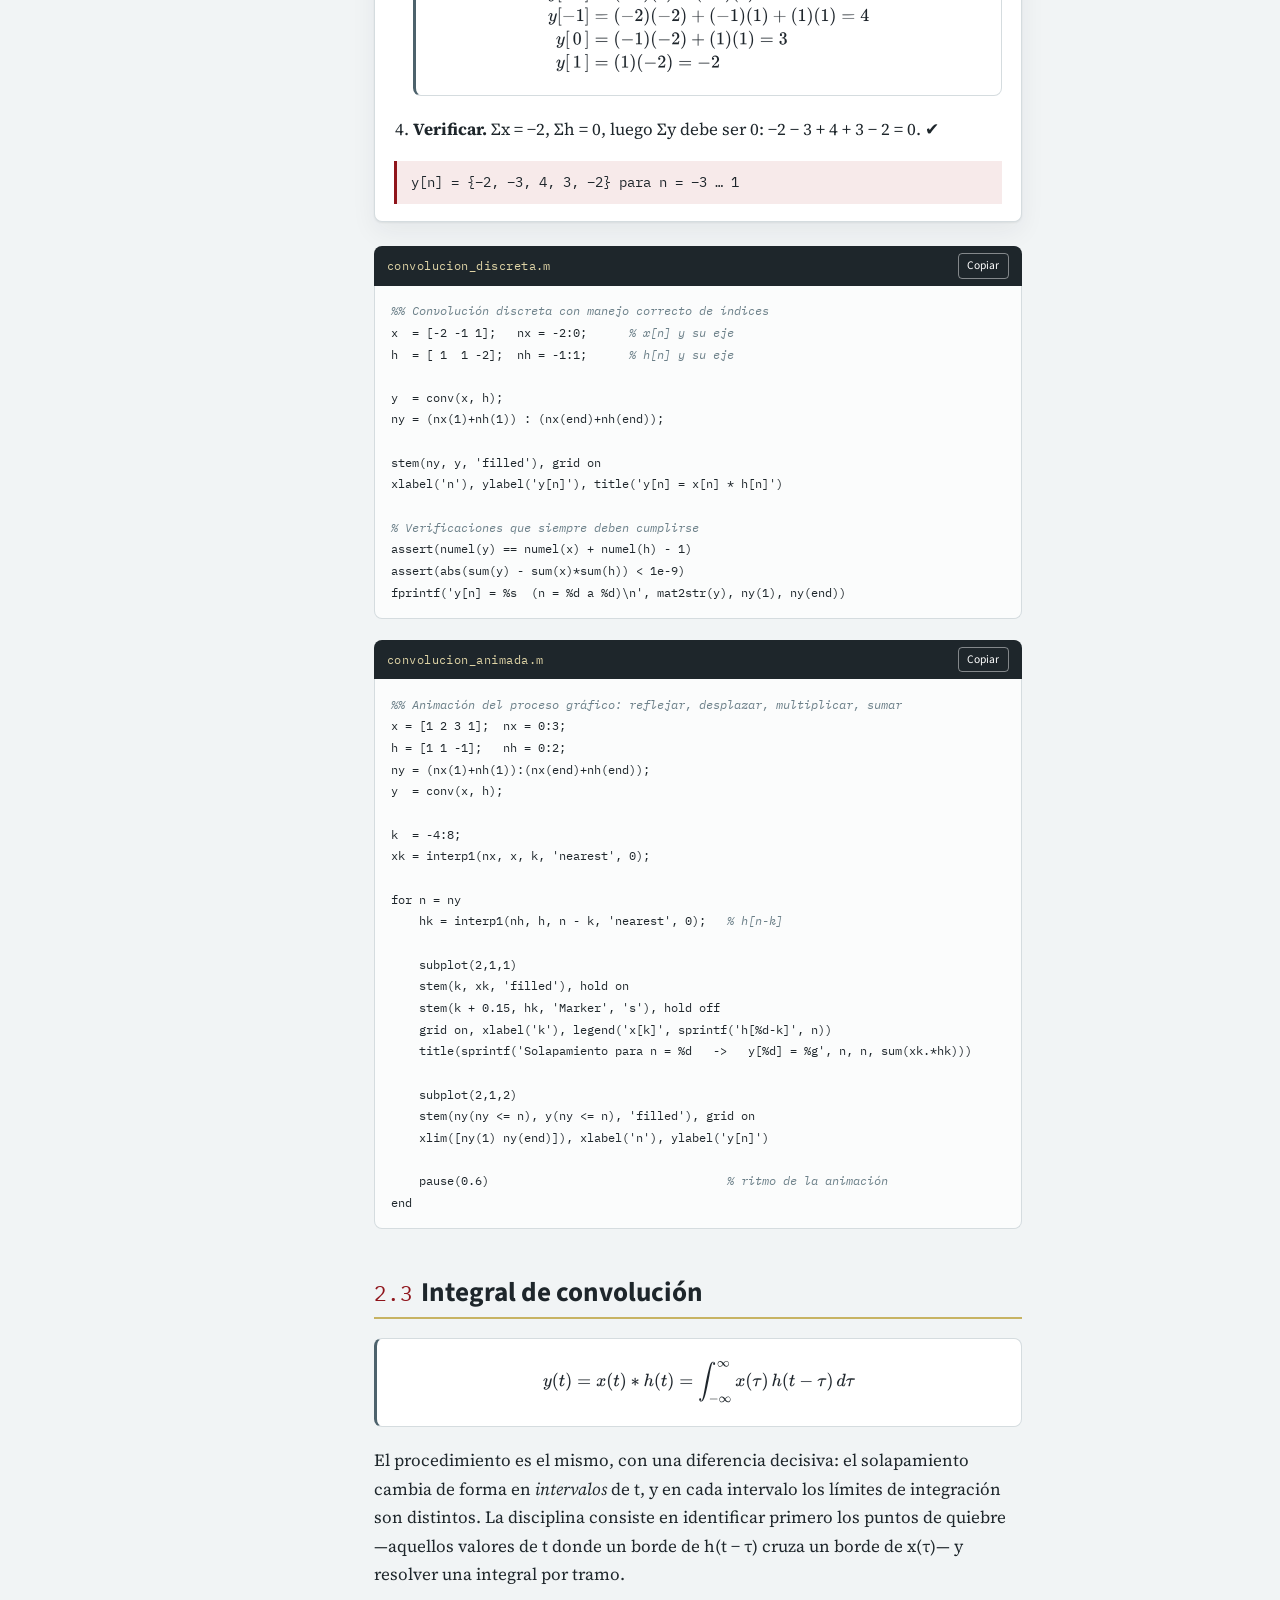
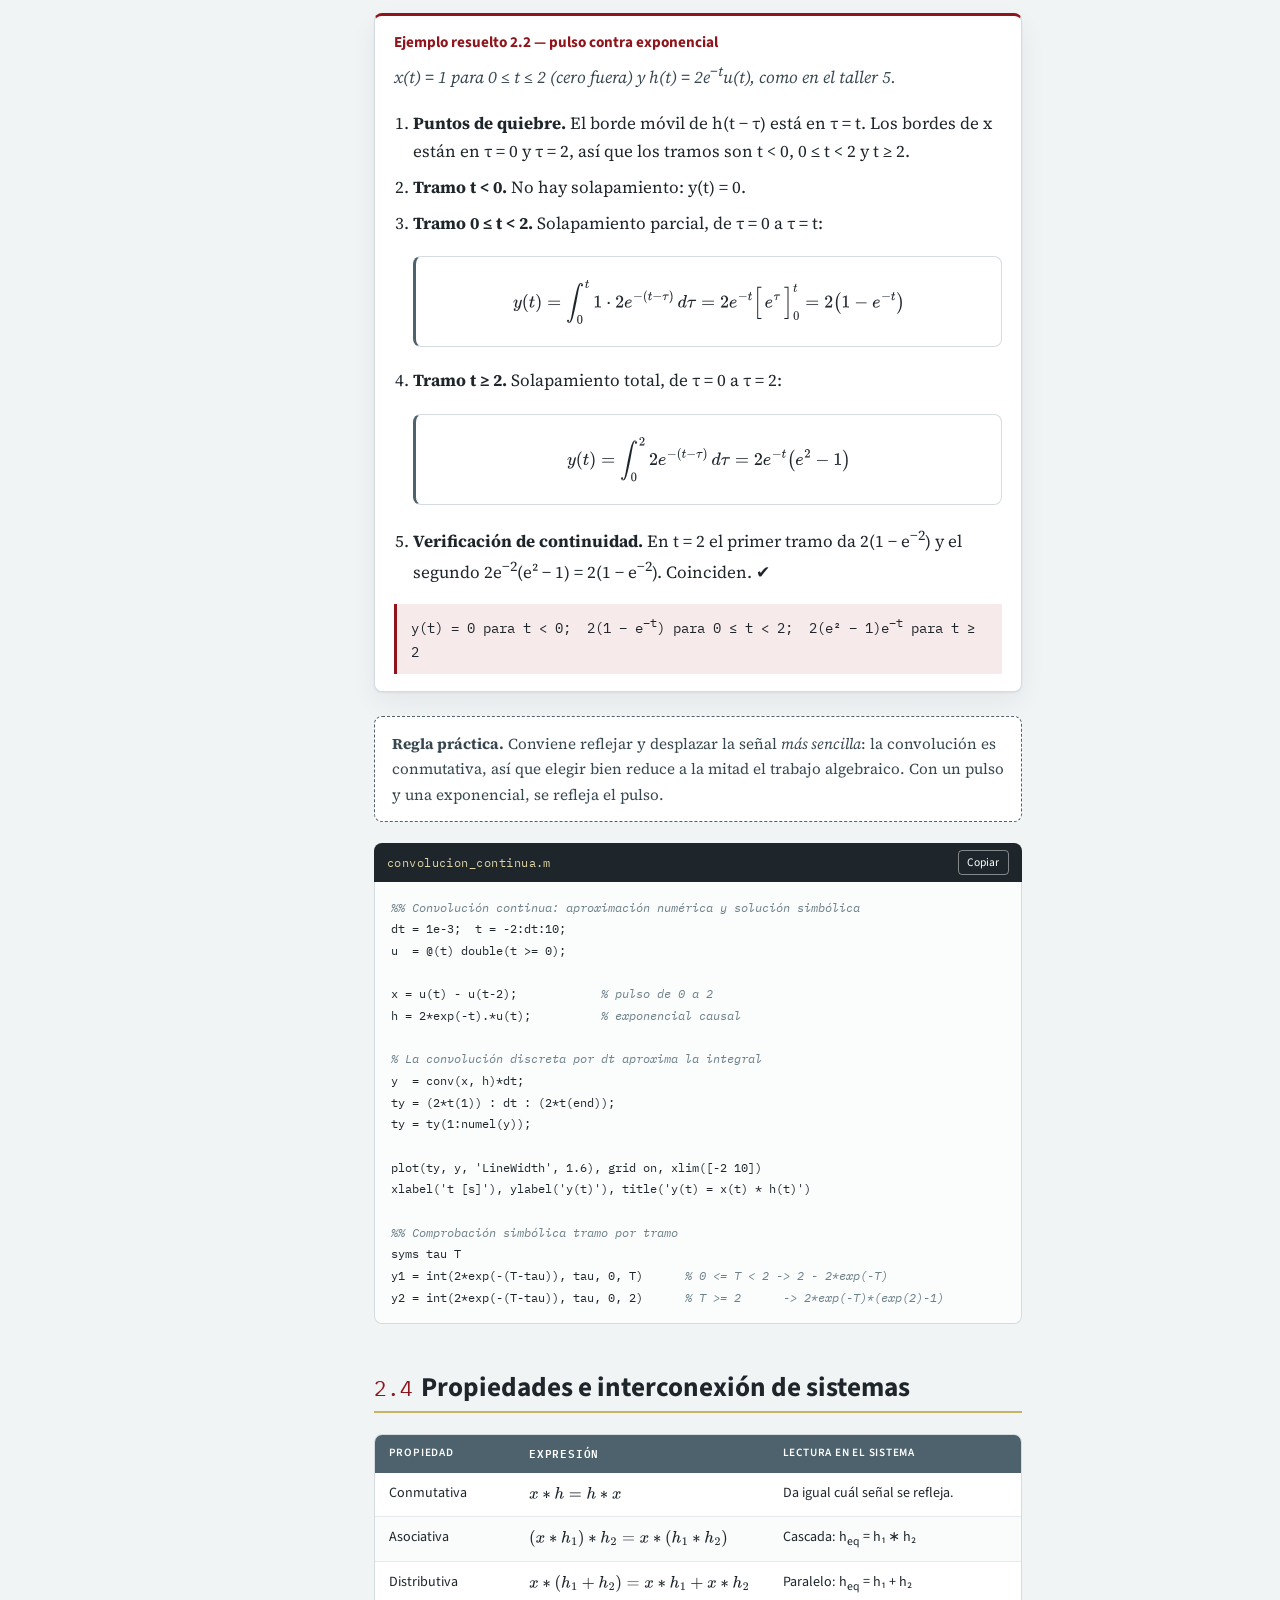
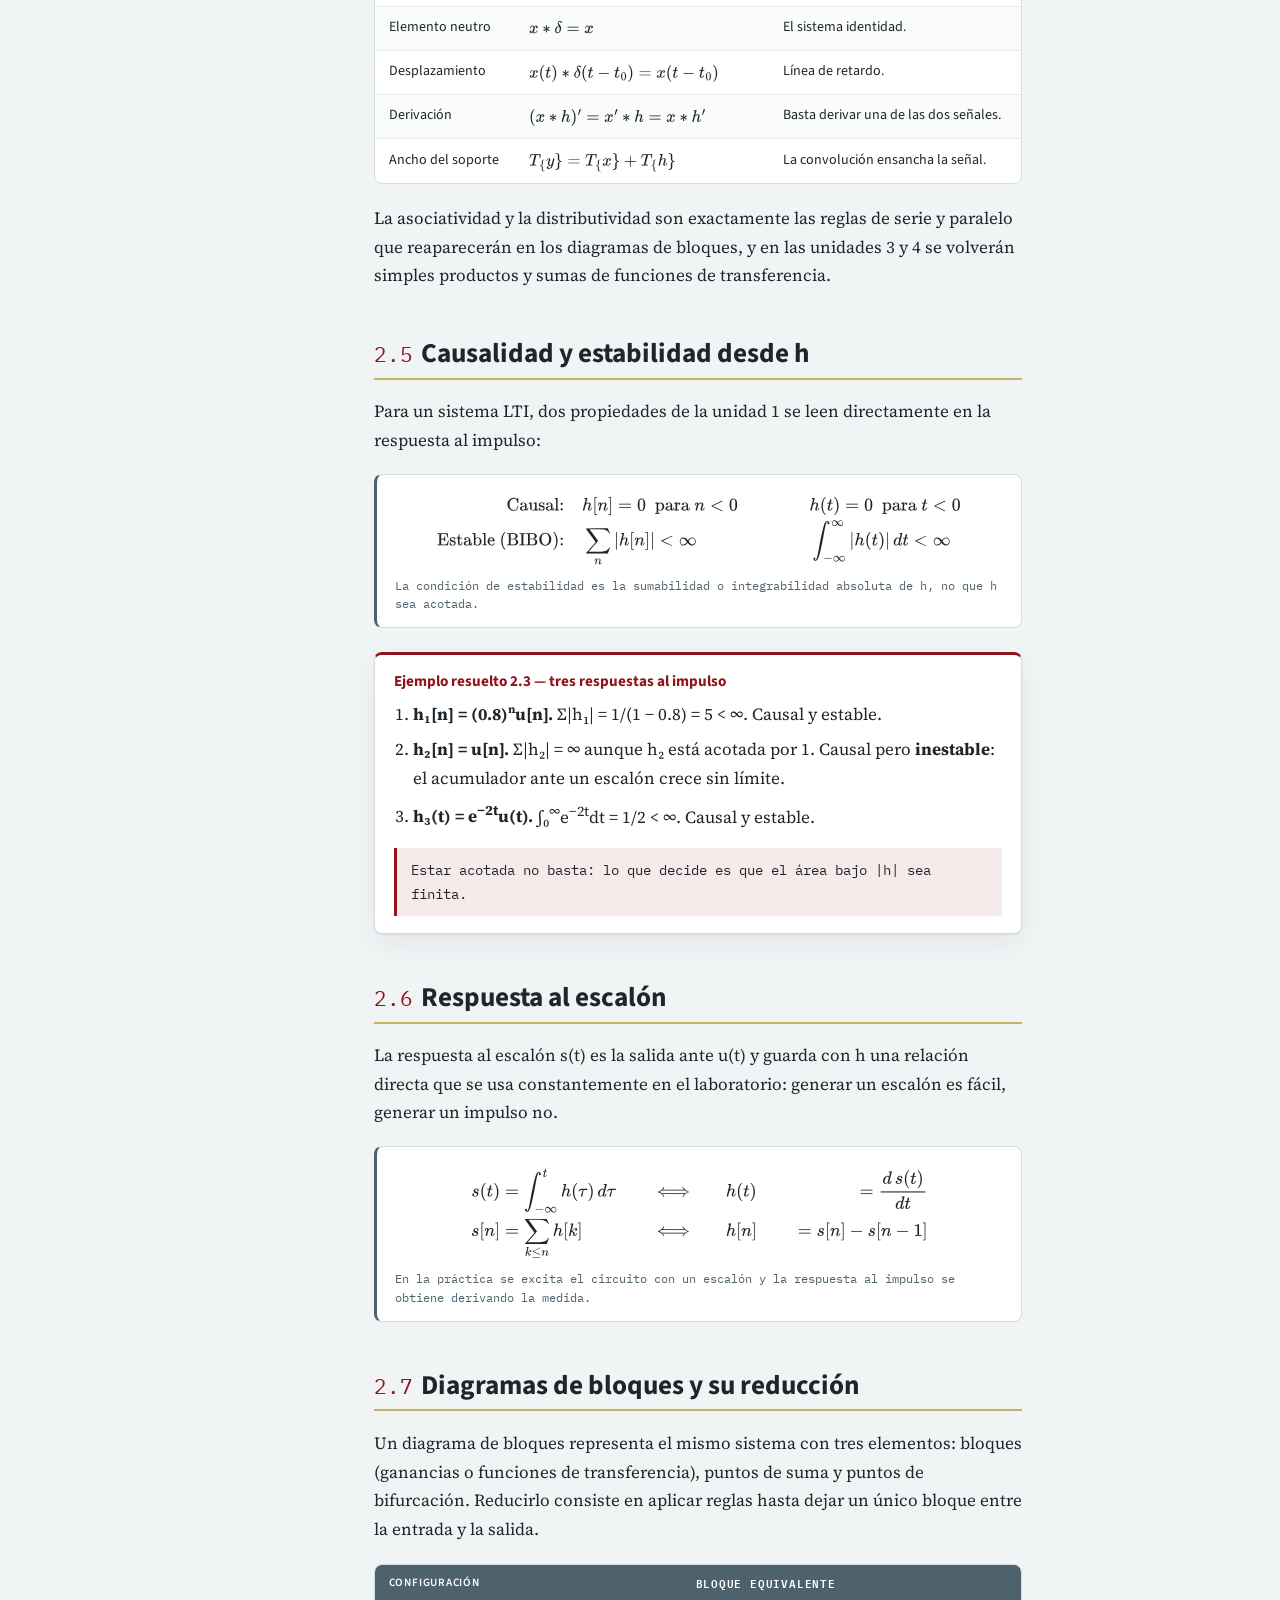
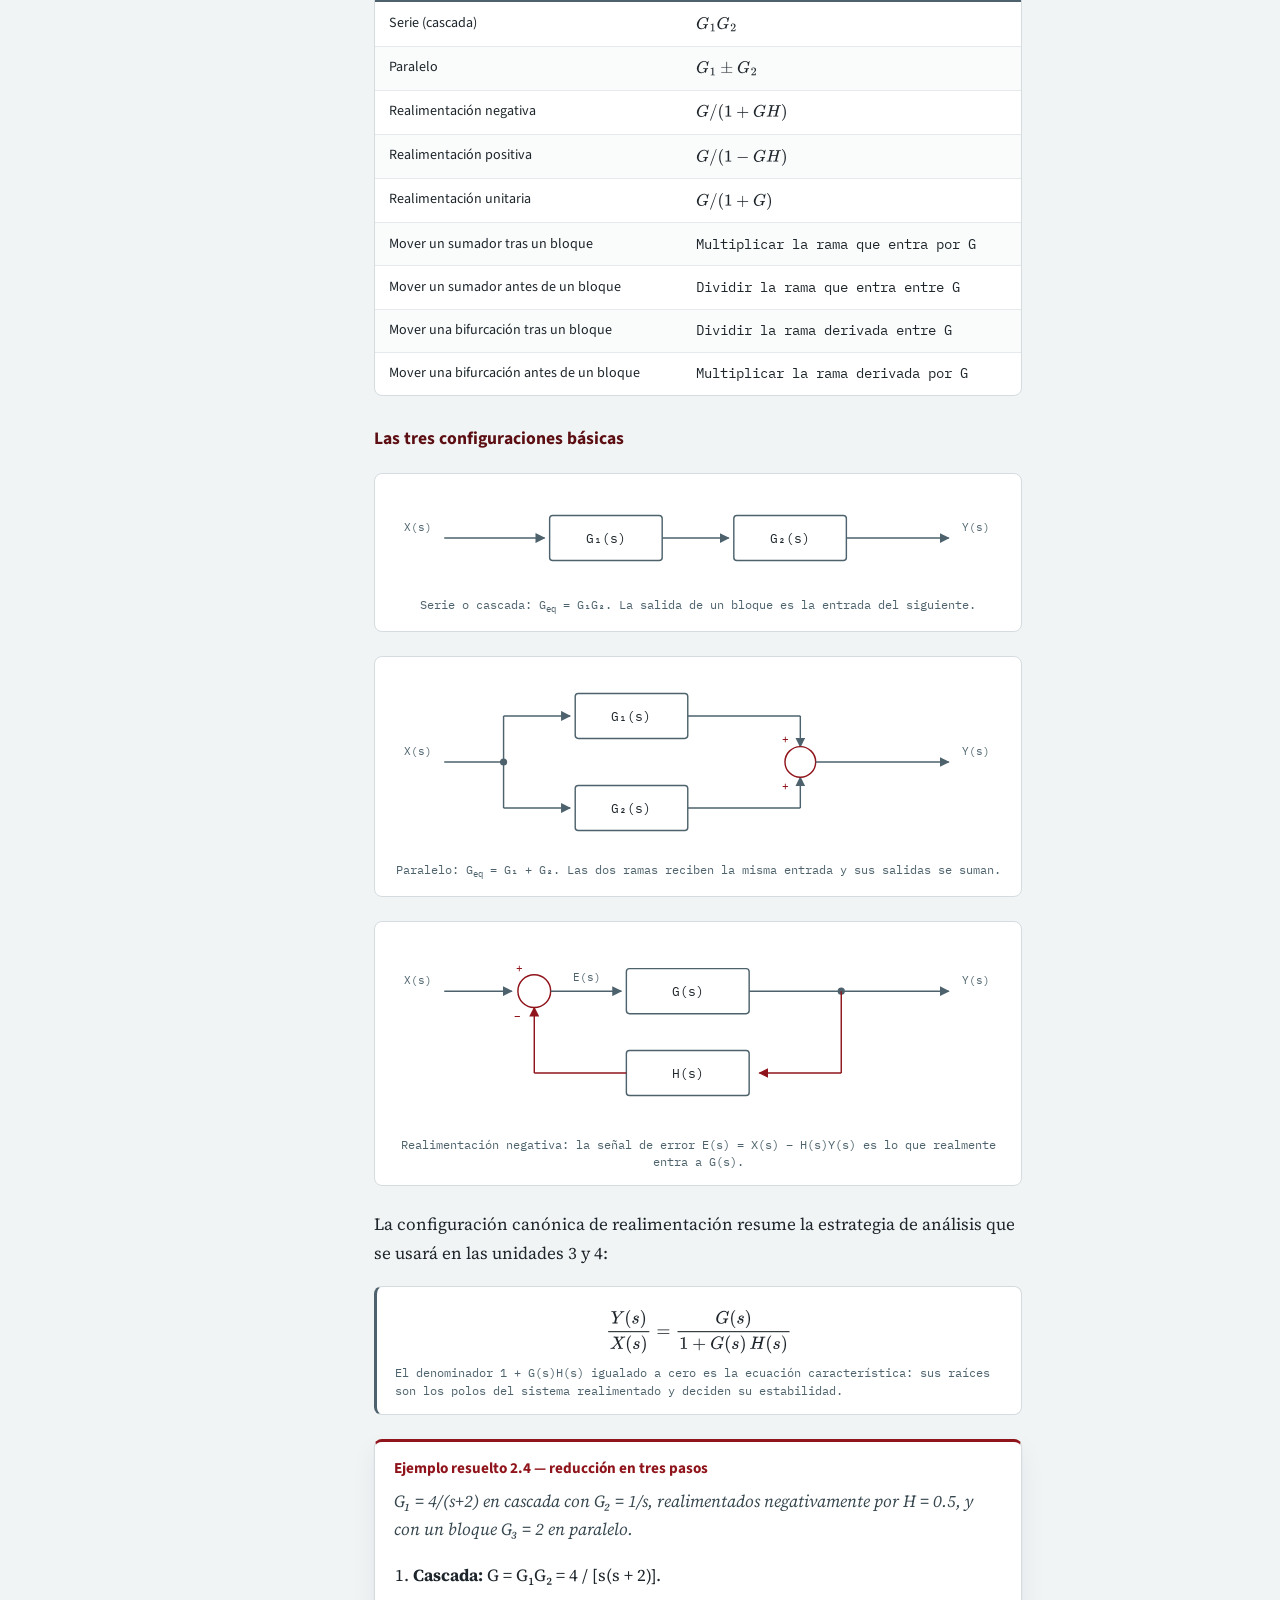
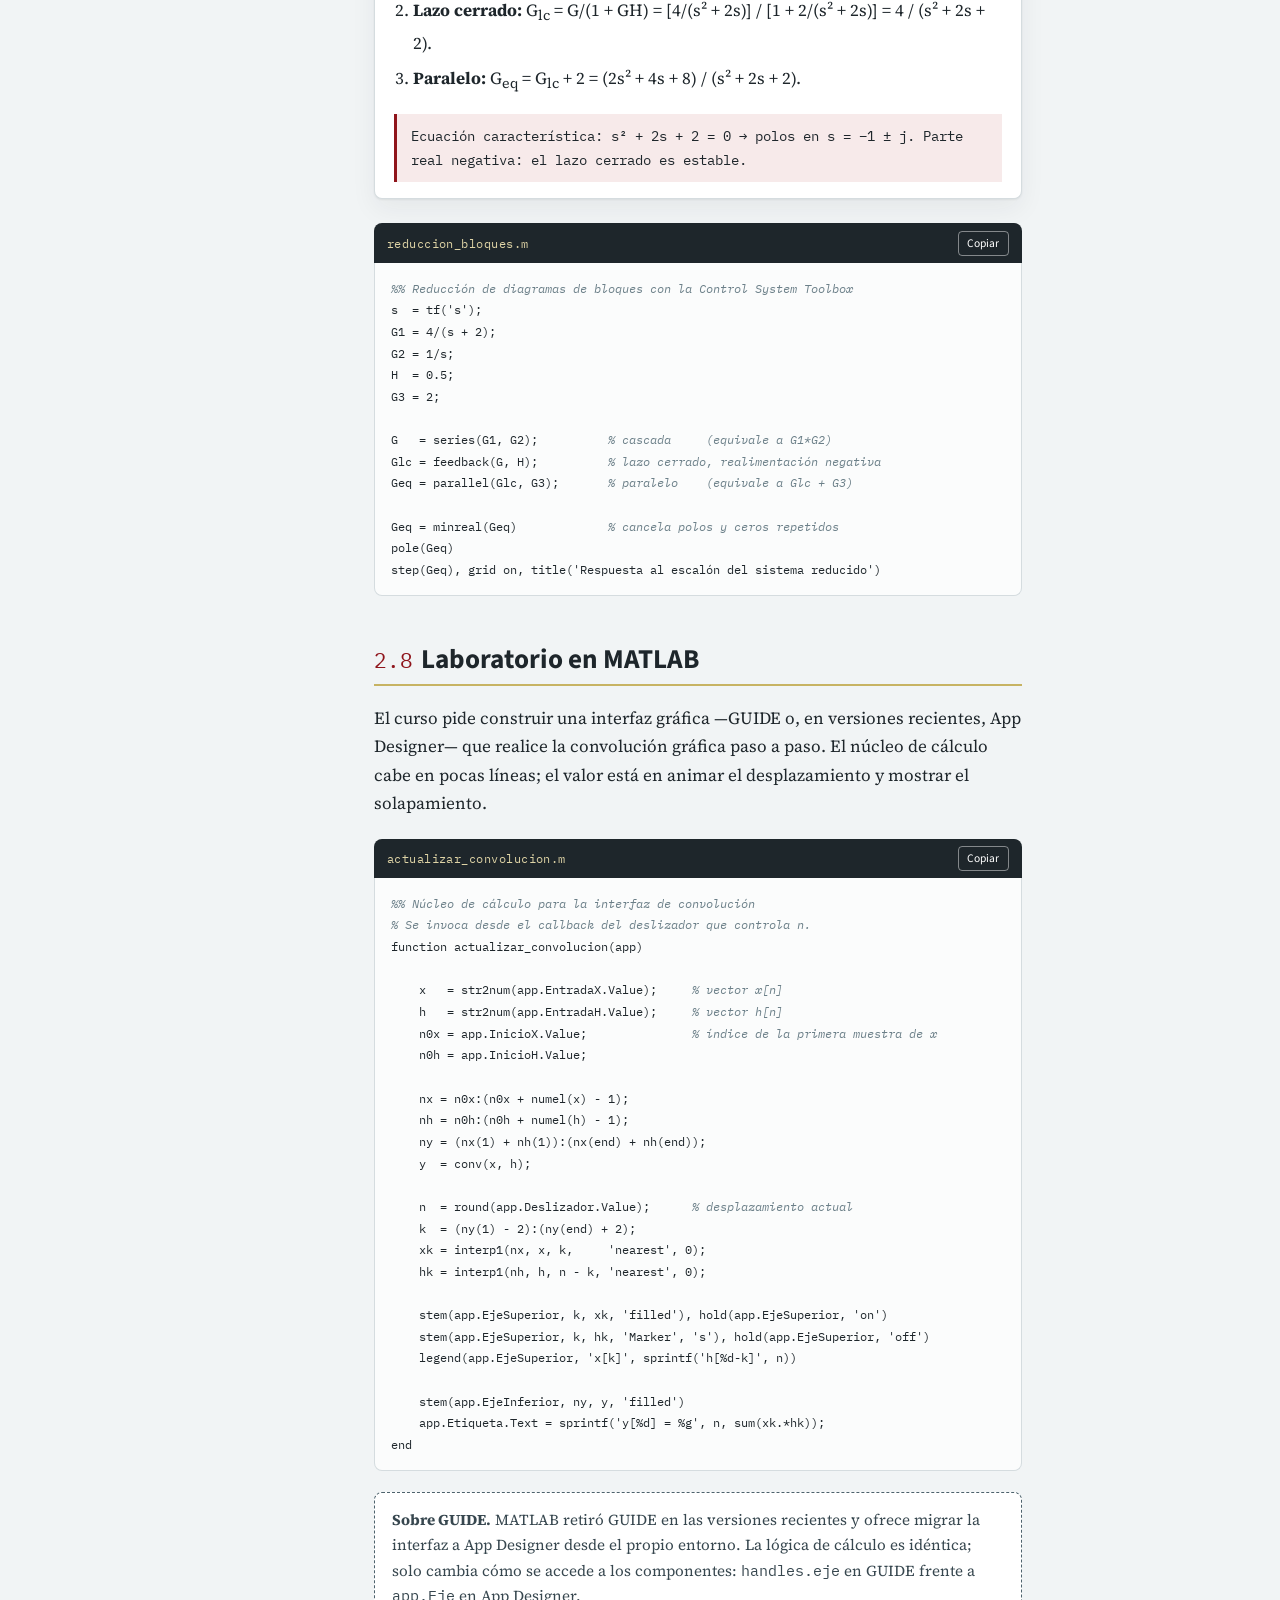
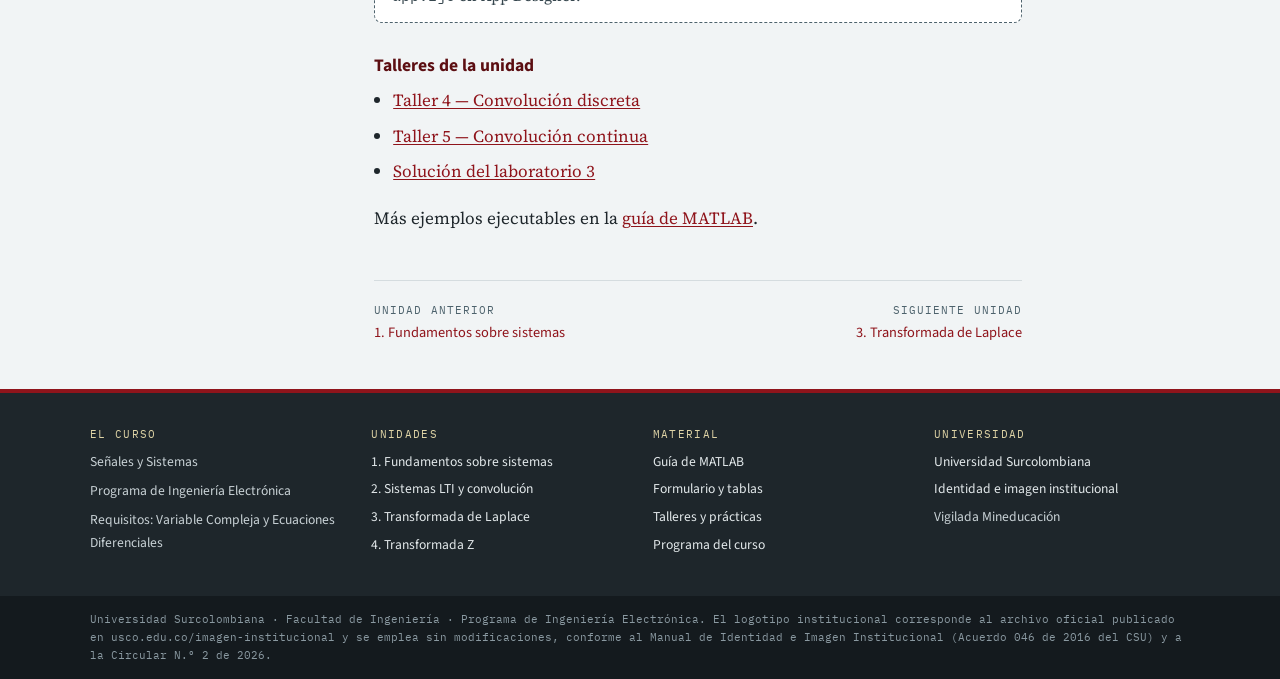
<file: unidad-2.html>
﻿<!DOCTYPE html>
<html lang="es">
<head>
<meta charset="utf-8">
<meta name="viewport" content="width=device-width, initial-scale=1, viewport-fit=cover">
<meta name="description" content="Unidad 2 del curso Señales y Sistemas: respuesta al impulso, suma e integral de convolución, propiedades de los sistemas LTI, respuesta al escalón y reducción de diagramas de bloques, con ejemplos en MATLAB.">
<title>Unidad 2 · Sistemas LTI y convolución</title>
<link rel="icon" href="img/favicon.svg" type="image/svg+xml">
<link rel="preconnect" href="https://fonts.googleapis.com">
<link rel="preconnect" href="https://fonts.gstatic.com" crossorigin>
<link rel="stylesheet" href="https://fonts.googleapis.com/css2?family=IBM+Plex+Mono:wght@400;500&amp;family=Source+Sans+3:wght@400;500;600;700&amp;family=Source+Serif+4:opsz,wght@8..60,400;8..60,600&amp;display=swap">
<link rel="stylesheet" href="css/estilos.css">
</head>
<body>
<a class="saltar" href="#principal">Saltar al contenido</a>

<div class="franja">
  <div class="shell">
    <span>Facultad de Ingeniería</span>
    <span>Programa de Ingeniería Electrónica</span>
    <span class="sede">Neiva, Huila</span>
  </div>
</div>

<header class="cabecera">
  <div class="shell">
    <a class="marca" href="index.html">
      <img src="img/universidad-surcolombiana.png" alt="Universidad Surcolombiana" width="347" height="90">
      <span class="curso">Señales y Sistemas<small>Ingeniería Electrónica</small></span>
    </a>
    <form class="buscador" role="search" onsubmit="return false">
      <label class="sr-only" for="q">Buscar en el sitio</label>
      <input type="search" id="q" placeholder="Buscar un tema…" autocomplete="off" aria-describedby="q-ayuda">
      <span class="sr-only" id="q-ayuda">Escribe para buscar entre las secciones del sitio</span>
      <div class="resultados" id="resultados" hidden></div>
    </form>
    <button class="menu-boton" type="button" aria-expanded="false" aria-controls="nav-principal">Menú</button>
    <nav class="nav" id="nav-principal" aria-label="Navegación principal">
      <ul>
        <li><a href="index.html">Inicio</a></li>
        <li><a href="unidad-1.html">1. Fundamentos</a></li>
        <li><a href="unidad-2.html" aria-current="page">2. LTI y convolución</a></li>
        <li><a href="unidad-3.html">3. Laplace</a></li>
        <li><a href="unidad-4.html">4. Transformada Z</a></li>
        <li><a href="matlab.html">MATLAB</a></li>
        <li><a href="formulario.html">Formulario</a></li>
        <li><a href="talleres.html">Talleres</a></li>
        <li><a href="programa.html">Programa</a></li>
      </ul>
    </nav>
  </div>
</header>

<main id="principal">

  <div class="unidad-portada">
    <div class="shell">
      <p class="miga"><a href="index.html">Inicio</a> › Unidad 2</p>
      <p class="etiqueta">Unidad 2</p>
      <h1>Sistemas LTI y convolución</h1>
      <p>Si un sistema es lineal e invariante en el tiempo, su respuesta al impulso lo describe por completo. Esta unidad convierte esa afirmación en un procedimiento de cálculo —la convolución— y en un lenguaje gráfico: los diagramas de bloques.</p>
    </div>
  </div>

  <div class="shell">
    <div class="disposicion">

      <aside class="rail">
        <h2>Contenido</h2>
        <ol>
          <li><a href="#impulso">2.1 Respuesta al impulso</a></li>
          <li><a href="#suma">2.2 Suma de convolución</a></li>
          <li><a href="#integral">2.3 Integral de convolución</a></li>
          <li><a href="#propiedades">2.4 Propiedades e interconexión</a></li>
          <li><a href="#causalidad">2.5 Causalidad y estabilidad</a></li>
          <li><a href="#escalon">2.6 Respuesta al escalón</a></li>
          <li><a href="#bloques">2.7 Diagramas de bloques</a></li>
          <li><a href="#matlab">2.8 Laboratorio en MATLAB</a></li>
        </ol>
      </aside>

      <article class="articulo">

        <section id="impulso">
          <h2><span class="num-seccion">2.1</span>Respuesta al impulso</h2>
          <p>La unidad 1 mostró que toda señal discreta puede escribirse como una suma de impulsos desplazados y ponderados. Si el sistema es lineal, la respuesta a esa suma es la suma de las respuestas; si además es invariante en el tiempo, la respuesta a δ[n − k] es h[n − k]. Encadenando ambas ideas aparece la convolución.</p>
          <div class="ec">
            \[ x[n] = \sum_{k} x[k]\,\delta[n-k]
            \quad\xrightarrow{\;T\{\cdot\}\;}\quad
            y[n] = \sum_{k} x[k]\,h[n-k] \]
            <span class="nota">El primer paso usa la propiedad de muestreo; el segundo, linealidad e invarianza. Sin alguna de las dos, la fórmula no vale.</span>
          </div>
          <div class="definicion">
            <h4>Respuesta al impulso</h4>
            <p>h[n] = T{δ[n]} es la salida del sistema cuando la entrada es un impulso unitario. Para un sistema LTI, h caracteriza completamente al sistema: no hace falta conocer su estructura interna. En tiempo continuo, h(t) = T{δ(t)}.</p>
          </div>
        </section>

        <section id="suma">
          <h2><span class="num-seccion">2.2</span>Suma de convolución</h2>
          <div class="ec">
            \[ y[n] = x[n] \ast h[n] = \sum_{k=-\infty}^{\infty} x[k]\,h[n-k] \]
            <span class="nota">La variable de suma es k; n queda fijo en cada evaluación y se recorre después.</span>
          </div>

          <h3>Convolución gráfica, paso a paso</h3>
          <ol>
            <li><strong>Cambiar de variable:</strong> dibujar x[k] y h[k] en función de k.</li>
            <li><strong>Reflejar:</strong> obtener h[−k] espejando respecto al eje vertical.</li>
            <li><strong>Desplazar:</strong> correr la señal reflejada n muestras para formar h[n − k].</li>
            <li><strong>Multiplicar y sumar:</strong> sumar los productos x[k]·h[n − k] en la zona de solapamiento. Ese número es y[n].</li>
            <li><strong>Repetir</strong> para cada n hasta que deje de existir solapamiento.</li>
          </ol>
          <p>Tres verificaciones rápidas que ahorran errores:</p>
          <ul>
            <li>Si x tiene L<sub>x</sub> muestras y h tiene L<sub>h</sub>, entonces y tiene <strong>L<sub>x</sub> + L<sub>h</sub> − 1</strong> muestras.</li>
            <li>El índice inicial de y es la <strong>suma</strong> de los índices iniciales de x y de h; el final, la suma de los finales.</li>
            <li>La suma de todos los valores de y es el producto de las sumas de x y de h.</li>
          </ul>

          <div class="lab">
            <h3>Laboratorio · convolución discreta paso a paso</h3>
            <p class="ayuda">Edita las muestras de x[n] y h[n], y desplaza n para ver el solapamiento entre x[k] (vinotinto) y h[n − k] (ocre). El panel inferior acumula el resultado.</p>
            <div class="controles">
              <div class="control ancho">
                <span class="rotulo-grupo">Muestras de x[n], desde n = 0</span>
                <div class="entradas-secuencia">
                  <span class="campo"><label for="x0">x[0]</label><input class="campo-x" id="x0" type="number" step="0.5" value="1"></span>
                  <span class="campo"><label for="x1">x[1]</label><input class="campo-x" id="x1" type="number" step="0.5" value="2"></span>
                  <span class="campo"><label for="x2">x[2]</label><input class="campo-x" id="x2" type="number" step="0.5" value="3"></span>
                  <span class="campo"><label for="x3">x[3]</label><input class="campo-x" id="x3" type="number" step="0.5" value="1"></span>
                </div>
              </div>
              <div class="control ancho">
                <span class="rotulo-grupo">Muestras de h[n], desde n = 0</span>
                <div class="entradas-secuencia">
                  <span class="campo"><label for="h0">h[0]</label><input class="campo-h" id="h0" type="number" step="0.5" value="1"></span>
                  <span class="campo"><label for="h1">h[1]</label><input class="campo-h" id="h1" type="number" step="0.5" value="1"></span>
                  <span class="campo"><label for="h2">h[2]</label><input class="campo-h" id="h2" type="number" step="0.5" value="-1"></span>
                </div>
              </div>
              <div class="control ancho">
                <label for="rng-n">Desplazamiento n = <output id="out-n" for="rng-n">2</output></label>
                <input type="range" id="rng-n" min="-4" max="8" step="1" value="2">
              </div>
            </div>
            <canvas id="g-conv-a" width="720" height="405" role="img" aria-label="Gráfica de x[k] y de h[n menos k] mostrando la región de solapamiento."></canvas>
            <canvas id="g-conv-b" width="720" height="405" role="img" aria-label="Gráfica de la señal resultante y[n] con la muestra actual resaltada."></canvas>
            <p class="veredicto mono" id="conv-detalle">y[n] = …</p>
            <div class="leyenda">
              <span class="c-cont"><i></i> x[k] y muestra actual de y[n]</span>
              <span class="c-disc"><i></i> h[n − k] reflejada y desplazada</span>
              <span class="c-res"><i></i> y[n] completa</span>
            </div>
          </div>

          <div class="ejemplo">
            <h4>Ejemplo resuelto 2.1 — convolución con señales que empiezan antes de n = 0</h4>
            <p class="enunciado">x[n] = −2δ[n+2] − δ[n+1] + δ[n], h[n] = δ[n+1] + δ[n] − 2δ[n−1] (taller 4, punto 2).</p>
            <ol>
              <li><strong>Escribir las secuencias con su índice inicial.</strong> x = {−2, −1, 1} desde n = −2; h = {1, 1, −2} desde n = −1.</li>
              <li><strong>Longitud e índices del resultado.</strong> 3 + 3 − 1 = 5 muestras, desde n = −2 + (−1) = −3 hasta n = 0 + 1 = 1.</li>
              <li><strong>Calcular cada muestra</strong> como suma de productos cruzados:
                <div class="ec">
            \[ \begin{aligned}
            y[-3] &amp;= (-2)(1) = -2 \\
            y[-2] &amp;= (-2)(1) + (-1)(1) = -3 \\
            y[-1] &amp;= (-2)(-2) + (-1)(1) + (1)(1) = 4 \\
            y[\,0\,] &amp;= (-1)(-2) + (1)(1) = 3 \\
            y[\,1\,] &amp;= (1)(-2) = -2
            \end{aligned} \]
          </div>
              </li>
              <li><strong>Verificar.</strong> Σx = −2, Σh = 0, luego Σy debe ser 0: −2 − 3 + 4 + 3 − 2 = 0. ✔</li>
            </ol>
            <p class="resultado">y[n] = {−2, −3, 4, 3, −2} para n = −3 … 1</p>
          </div>

          <div class="bloque-codigo">
            <div class="barra-codigo"><span class="archivo">convolucion_discreta.m</span><button class="copiar" type="button">Copiar</button></div>
<pre><code><span class="c">%% Convolución discreta con manejo correcto de índices</span>
x  = [-2 -1 1];   nx = -2:0;      <span class="c">% x[n] y su eje</span>
h  = [ 1  1 -2];  nh = -1:1;      <span class="c">% h[n] y su eje</span>

y  = conv(x, h);
ny = (nx(1)+nh(1)) : (nx(end)+nh(end));

stem(ny, y, 'filled'), grid on
xlabel('n'), ylabel('y[n]'), title('y[n] = x[n] * h[n]')

<span class="c">% Verificaciones que siempre deben cumplirse</span>
assert(numel(y) == numel(x) + numel(h) - 1)
assert(abs(sum(y) - sum(x)*sum(h)) &lt; 1e-9)
fprintf('y[n] = %s  (n = %d a %d)\n', mat2str(y), ny(1), ny(end))</code></pre>
          </div>

          <div class="bloque-codigo">
            <div class="barra-codigo"><span class="archivo">convolucion_animada.m</span><button class="copiar" type="button">Copiar</button></div>
<pre><code><span class="c">%% Animación del proceso gráfico: reflejar, desplazar, multiplicar, sumar</span>
x = [1 2 3 1];  nx = 0:3;
h = [1 1 -1];   nh = 0:2;
ny = (nx(1)+nh(1)):(nx(end)+nh(end));
y  = conv(x, h);

k  = -4:8;
xk = interp1(nx, x, k, 'nearest', 0);

for n = ny
    hk = interp1(nh, h, n - k, 'nearest', 0);   <span class="c">% h[n-k]</span>

    subplot(2,1,1)
    stem(k, xk, 'filled'), hold on
    stem(k + 0.15, hk, 'Marker', 's'), hold off
    grid on, xlabel('k'), legend('x[k]', sprintf('h[%d-k]', n))
    title(sprintf('Solapamiento para n = %d   ->   y[%d] = %g', n, n, sum(xk.*hk)))

    subplot(2,1,2)
    stem(ny(ny &lt;= n), y(ny &lt;= n), 'filled'), grid on
    xlim([ny(1) ny(end)]), xlabel('n'), ylabel('y[n]')

    pause(0.6)                                  <span class="c">% ritmo de la animación</span>
end</code></pre>
          </div>
        </section>

        <section id="integral">
          <h2><span class="num-seccion">2.3</span>Integral de convolución</h2>
          <div class="ec">
            \[ y(t) = x(t) \ast h(t) = \int_{-\infty}^{\infty} x(\tau)\,h(t - \tau)\,d\tau \]
          </div>
          <p>El procedimiento es el mismo, con una diferencia decisiva: el solapamiento cambia de forma en <em>intervalos</em> de t, y en cada intervalo los límites de integración son distintos. La disciplina consiste en identificar primero los puntos de quiebre —aquellos valores de t donde un borde de h(t − τ) cruza un borde de x(τ)— y resolver una integral por tramo.</p>

          <div class="ejemplo">
            <h4>Ejemplo resuelto 2.2 — pulso contra exponencial</h4>
            <p class="enunciado">x(t) = 1 para 0 ≤ t ≤ 2 (cero fuera) y h(t) = 2e<sup>−t</sup>u(t), como en el taller 5.</p>
            <ol>
              <li><strong>Puntos de quiebre.</strong> El borde móvil de h(t − τ) está en τ = t. Los bordes de x están en τ = 0 y τ = 2, así que los tramos son t &lt; 0, 0 ≤ t &lt; 2 y t ≥ 2.</li>
              <li><strong>Tramo t &lt; 0.</strong> No hay solapamiento: y(t) = 0.</li>
              <li><strong>Tramo 0 ≤ t &lt; 2.</strong> Solapamiento parcial, de τ = 0 a τ = t:
                <div class="ec">
            \[ y(t) = \int_{0}^{t} 1 \cdot 2e^{-(t-\tau)}\,d\tau
            = 2e^{-t}\Big[\,e^{\tau}\,\Big]_{0}^{t}
            = 2\big(1 - e^{-t}\big) \]
          </div>
              </li>
              <li><strong>Tramo t ≥ 2.</strong> Solapamiento total, de τ = 0 a τ = 2:
                <div class="ec">
            \[ y(t) = \int_{0}^{2} 2e^{-(t-\tau)}\,d\tau = 2e^{-t}\big(e^{2} - 1\big) \]
          </div>
              </li>
              <li><strong>Verificación de continuidad.</strong> En t = 2 el primer tramo da 2(1 − e<sup>−2</sup>) y el segundo 2e<sup>−2</sup>(e² − 1) = 2(1 − e<sup>−2</sup>). Coinciden. ✔</li>
            </ol>
            <p class="resultado">y(t) = 0 para t &lt; 0;&nbsp; 2(1 − e<sup>−t</sup>) para 0 ≤ t &lt; 2;&nbsp; 2(e² − 1)e<sup>−t</sup> para t ≥ 2</p>
          </div>

          <div class="aviso">
            <strong>Regla práctica.</strong> Conviene reflejar y desplazar la señal <em>más sencilla</em>: la convolución es conmutativa, así que elegir bien reduce a la mitad el trabajo algebraico. Con un pulso y una exponencial, se refleja el pulso.
          </div>

          <div class="bloque-codigo">
            <div class="barra-codigo"><span class="archivo">convolucion_continua.m</span><button class="copiar" type="button">Copiar</button></div>
<pre><code><span class="c">%% Convolución continua: aproximación numérica y solución simbólica</span>
dt = 1e-3;  t = -2:dt:10;
u  = @(t) double(t &gt;= 0);

x = u(t) - u(t-2);            <span class="c">% pulso de 0 a 2</span>
h = 2*exp(-t).*u(t);          <span class="c">% exponencial causal</span>

<span class="c">% La convolución discreta por dt aproxima la integral</span>
y  = conv(x, h)*dt;
ty = (2*t(1)) : dt : (2*t(end));
ty = ty(1:numel(y));

plot(ty, y, 'LineWidth', 1.6), grid on, xlim([-2 10])
xlabel('t [s]'), ylabel('y(t)'), title('y(t) = x(t) * h(t)')

<span class="c">%% Comprobación simbólica tramo por tramo</span>
syms tau T
y1 = int(2*exp(-(T-tau)), tau, 0, T)      <span class="c">% 0 &lt;= T &lt; 2 -> 2 - 2*exp(-T)</span>
y2 = int(2*exp(-(T-tau)), tau, 0, 2)      <span class="c">% T &gt;= 2      -> 2*exp(-T)*(exp(2)-1)</span></code></pre>
          </div>
        </section>

        <section id="propiedades">
          <h2><span class="num-seccion">2.4</span>Propiedades e interconexión de sistemas</h2>
          <div class="tabla-marco">
            <table>
              <caption class="sr-only">Propiedades de la convolución y su lectura como interconexión</caption>
              <thead>
                <tr><th>Propiedad</th><th class="mono">Expresión</th><th>Lectura en el sistema</th></tr>
              </thead>
              <tbody>
                <tr><td>Conmutativa</td><td class="mono">\( x \ast h = h \ast x \)</td><td>Da igual cuál señal se refleja.</td></tr>
                <tr><td>Asociativa</td><td class="mono">\( (x \ast h_{1}) \ast h_{2} = x \ast (h_{1} \ast h_{2}) \)</td><td>Cascada: h<sub>eq</sub> = h₁ ∗ h₂</td></tr>
                <tr><td>Distributiva</td><td class="mono">\( x \ast (h_{1} + h_{2}) = x \ast h_{1} + x \ast h_{2} \)</td><td>Paralelo: h<sub>eq</sub> = h₁ + h₂</td></tr>
                <tr><td>Elemento neutro</td><td class="mono">\( x \ast \delta = x \)</td><td>El sistema identidad.</td></tr>
                <tr><td>Desplazamiento</td><td class="mono">\( x(t) \ast \delta (t - t_{0}) = x(t - t_{0}) \)</td><td>Línea de retardo.</td></tr>
                <tr><td>Derivación</td><td class="mono">\( (x \ast h)' = x' \ast h = x \ast h' \)</td><td>Basta derivar una de las dos señales.</td></tr>
                <tr><td>Ancho del soporte</td><td class="mono">\( T_\{y\} = T_\{x\} + T_\{h\} \)</td><td>La convolución ensancha la señal.</td></tr>
              </tbody>
            </table>
          </div>
          <p>La asociatividad y la distributividad son exactamente las reglas de serie y paralelo que reaparecerán en los diagramas de bloques, y en las unidades 3 y 4 se volverán simples productos y sumas de funciones de transferencia.</p>
        </section>

        <section id="causalidad">
          <h2><span class="num-seccion">2.5</span>Causalidad y estabilidad desde h</h2>
          <p>Para un sistema LTI, dos propiedades de la unidad 1 se leen directamente en la respuesta al impulso:</p>
          <div class="ec">
            \[ \begin{aligned}
            \text{Causal:}\quad &amp; h[n] = 0 \ \text{ para } n &lt; 0
            &amp;\qquad &amp; h(t) = 0 \ \text{ para } t &lt; 0 \\
            \text{Estable (BIBO):}\quad &amp; \sum_{n} |h[n]| &lt; \infty
            &amp;\qquad &amp; \int_{-\infty}^{\infty} |h(t)|\,dt &lt; \infty
            \end{aligned} \]
            <span class="nota">La condición de estabilidad es la sumabilidad o integrabilidad absoluta de h, no que h sea acotada.</span>
          </div>
          <div class="ejemplo">
            <h4>Ejemplo resuelto 2.3 — tres respuestas al impulso</h4>
            <ol>
              <li><strong>h₁[n] = (0.8)ⁿu[n].</strong> Σ|h₁| = 1/(1 − 0.8) = 5 &lt; ∞. Causal y estable.</li>
              <li><strong>h₂[n] = u[n].</strong> Σ|h₂| = ∞ aunque h₂ está acotada por 1. Causal pero <strong>inestable</strong>: el acumulador ante un escalón crece sin límite.</li>
              <li><strong>h₃(t) = e<sup>−2t</sup>u(t).</strong> ∫₀<sup>∞</sup>e<sup>−2t</sup>dt = 1/2 &lt; ∞. Causal y estable.</li>
            </ol>
            <p class="resultado">Estar acotada no basta: lo que decide es que el área bajo |h| sea finita.</p>
          </div>
        </section>

        <section id="escalon">
          <h2><span class="num-seccion">2.6</span>Respuesta al escalón</h2>
          <p>La respuesta al escalón s(t) es la salida ante u(t) y guarda con h una relación directa que se usa constantemente en el laboratorio: generar un escalón es fácil, generar un impulso no.</p>
          <div class="ec">
            \[ \begin{aligned}
            s(t) &amp;= \int_{-\infty}^{t} h(\tau)\,d\tau
            &amp;\Longleftrightarrow&amp;\qquad h(t) &amp;= \frac{d\,s(t)}{dt} \\
            s[n] &amp;= \sum_{k \le n} h[k]
            &amp;\Longleftrightarrow&amp;\qquad h[n] &amp;= s[n] - s[n-1]
            \end{aligned} \]
            <span class="nota">En la práctica se excita el circuito con un escalón y la respuesta al impulso se obtiene derivando la medida.</span>
          </div>
        </section>

        <section id="bloques">
          <h2><span class="num-seccion">2.7</span>Diagramas de bloques y su reducción</h2>
          <p>Un diagrama de bloques representa el mismo sistema con tres elementos: bloques (ganancias o funciones de transferencia), puntos de suma y puntos de bifurcación. Reducirlo consiste en aplicar reglas hasta dejar un único bloque entre la entrada y la salida.</p>

          <div class="tabla-marco">
            <table>
              <caption class="sr-only">Reglas de reducción de diagramas de bloques</caption>
              <thead>
                <tr><th>Configuración</th><th class="mono">Bloque equivalente</th></tr>
              </thead>
              <tbody>
                <tr><td>Serie (cascada)</td><td class="mono">\( G_{1} G_{2} \)</td></tr>
                <tr><td>Paralelo</td><td class="mono">\( G_{1} \pm G_{2} \)</td></tr>
                <tr><td>Realimentación negativa</td><td class="mono">\( G / (1 + G H) \)</td></tr>
                <tr><td>Realimentación positiva</td><td class="mono">\( G / (1 - G H) \)</td></tr>
                <tr><td>Realimentación unitaria</td><td class="mono">\( G / (1 + G) \)</td></tr>
                <tr><td>Mover un sumador tras un bloque</td><td class="mono">Multiplicar la rama que entra por G</td></tr>
                <tr><td>Mover un sumador antes de un bloque</td><td class="mono">Dividir la rama que entra entre G</td></tr>
                <tr><td>Mover una bifurcación tras un bloque</td><td class="mono">Dividir la rama derivada entre G</td></tr>
                <tr><td>Mover una bifurcación antes de un bloque</td><td class="mono">Multiplicar la rama derivada por G</td></tr>
              </tbody>
            </table>
          </div>

          <h3>Las tres configuraciones básicas</h3>

          <figure class="diagrama">
            <svg viewBox="0 0 600 90" role="img" aria-label="Diagrama de bloques en serie: la entrada X de s pasa por el bloque G uno y después por el bloque G dos para dar la salida Y de s.">
              <defs>
                <marker id="punta-serie" viewBox="0 0 10 10" refX="9" refY="5" markerWidth="7" markerHeight="7" orient="auto">
                  <path d="M0 0 L10 5 L0 10 z" class="punta"></path>
                </marker>
              </defs>
              <text class="senal" x="26" y="38">X(s)</text>
              <line class="linea" x1="52" y1="45" x2="150" y2="45" marker-end="url(#punta-serie)"></line>
              <rect class="bloque" x="155" y="23" width="110" height="44" rx="3"></rect>
              <text class="rotulo" x="210" y="50">G₁(s)</text>
              <line class="linea" x1="265" y1="45" x2="330" y2="45" marker-end="url(#punta-serie)"></line>
              <rect class="bloque" x="335" y="23" width="110" height="44" rx="3"></rect>
              <text class="rotulo" x="390" y="50">G₂(s)</text>
              <line class="linea" x1="445" y1="45" x2="545" y2="45" marker-end="url(#punta-serie)"></line>
              <text class="senal" x="572" y="38">Y(s)</text>
            </svg>
            <figcaption>Serie o cascada: G<sub>eq</sub> = G₁G₂. La salida de un bloque es la entrada del siguiente.</figcaption>
          </figure>

          <figure class="diagrama">
            <svg viewBox="0 0 600 170" role="img" aria-label="Diagrama de bloques en paralelo: la entrada se bifurca hacia los bloques G uno y G dos, y sus salidas se suman.">
              <defs>
                <marker id="punta-par" viewBox="0 0 10 10" refX="9" refY="5" markerWidth="7" markerHeight="7" orient="auto">
                  <path d="M0 0 L10 5 L0 10 z" class="punta"></path>
                </marker>
              </defs>
              <text class="senal" x="26" y="78">X(s)</text>
              <line class="linea" x1="52" y1="85" x2="110" y2="85"></line>
              <circle cx="110" cy="85" r="3.5" class="nodo"></circle>
              <line class="linea" x1="110" y1="85" x2="110" y2="40"></line>
              <line class="linea" x1="110" y1="40" x2="175" y2="40" marker-end="url(#punta-par)"></line>
              <line class="linea" x1="110" y1="85" x2="110" y2="130"></line>
              <line class="linea" x1="110" y1="130" x2="175" y2="130" marker-end="url(#punta-par)"></line>
              <rect class="bloque" x="180" y="18" width="110" height="44" rx="3"></rect>
              <text class="rotulo" x="235" y="45">G₁(s)</text>
              <rect class="bloque" x="180" y="108" width="110" height="44" rx="3"></rect>
              <text class="rotulo" x="235" y="135">G₂(s)</text>
              <line class="linea" x1="290" y1="40" x2="400" y2="40"></line>
              <line class="linea" x1="400" y1="40" x2="400" y2="70" marker-end="url(#punta-par)"></line>
              <line class="linea" x1="290" y1="130" x2="400" y2="130"></line>
              <line class="linea" x1="400" y1="130" x2="400" y2="100" marker-end="url(#punta-par)"></line>
              <circle class="suma" cx="400" cy="85" r="15"></circle>
              <text class="signo" x="386" y="66">+</text>
              <text class="signo" x="386" y="112">+</text>
              <line class="linea" x1="415" y1="85" x2="545" y2="85" marker-end="url(#punta-par)"></line>
              <text class="senal" x="572" y="78">Y(s)</text>
            </svg>
            <figcaption>Paralelo: G<sub>eq</sub> = G₁ + G₂. Las dos ramas reciben la misma entrada y sus salidas se suman.</figcaption>
          </figure>

          <figure class="diagrama">
            <svg viewBox="0 0 600 180" role="img" aria-label="Diagrama de realimentación negativa: la entrada entra a un sumador, pasa por el bloque G y la salida regresa al sumador a través del bloque H con signo negativo.">
              <defs>
                <marker id="punta-rea" viewBox="0 0 10 10" refX="9" refY="5" markerWidth="7" markerHeight="7" orient="auto">
                  <path d="M0 0 L10 5 L0 10 z" class="punta"></path>
                </marker>
                <marker id="punta-rea-r" viewBox="0 0 10 10" refX="9" refY="5" markerWidth="7" markerHeight="7" orient="auto">
                  <path d="M0 0 L10 5 L0 10 z" class="punta-r"></path>
                </marker>
              </defs>
              <text class="senal" x="26" y="43">X(s)</text>
              <line class="linea" x1="52" y1="50" x2="118" y2="50" marker-end="url(#punta-rea)"></line>
              <circle class="suma" cx="140" cy="50" r="16"></circle>
              <text class="signo" x="126" y="31">+</text>
              <text class="signo" x="124" y="78">−</text>
              <line class="linea" x1="156" y1="50" x2="225" y2="50" marker-end="url(#punta-rea)"></line>
              <text class="senal" x="192" y="40">E(s)</text>
              <rect class="bloque" x="230" y="28" width="120" height="44" rx="3"></rect>
              <text class="rotulo" x="290" y="55">G(s)</text>
              <line class="linea" x1="350" y1="50" x2="545" y2="50" marker-end="url(#punta-rea)"></line>
              <text class="senal" x="572" y="43">Y(s)</text>
              <circle cx="440" cy="50" r="3.5" class="nodo"></circle>
              <line class="realimenta" x1="440" y1="50" x2="440" y2="130"></line>
              <line class="realimenta" x1="440" y1="130" x2="360" y2="130" marker-end="url(#punta-rea-r)"></line>
              <rect class="bloque" x="230" y="108" width="120" height="44" rx="3"></rect>
              <text class="rotulo" x="290" y="135">H(s)</text>
              <line class="realimenta" x1="230" y1="130" x2="140" y2="130"></line>
              <line class="realimenta" x1="140" y1="130" x2="140" y2="66" marker-end="url(#punta-rea-r)"></line>
            </svg>
            <figcaption>Realimentación negativa: la señal de error E(s) = X(s) − H(s)Y(s) es lo que realmente entra a G(s).</figcaption>
          </figure>

          <p>La configuración canónica de realimentación resume la estrategia de análisis que se usará en las unidades 3 y 4:</p>
          <div class="ec">
            \[ \frac{Y(s)}{X(s)} = \frac{G(s)}{1 + G(s)\,H(s)} \]
            <span class="nota">El denominador 1 + G(s)H(s) igualado a cero es la ecuación característica: sus raíces son los polos del sistema realimentado y deciden su estabilidad.</span>
          </div>

          <div class="ejemplo">
            <h4>Ejemplo resuelto 2.4 — reducción en tres pasos</h4>
            <p class="enunciado">G₁ = 4/(s+2) en cascada con G₂ = 1/s, realimentados negativamente por H = 0.5, y con un bloque G₃ = 2 en paralelo.</p>
            <ol>
              <li><strong>Cascada:</strong> G = G₁G₂ = 4 / [s(s + 2)].</li>
              <li><strong>Lazo cerrado:</strong> G<sub>lc</sub> = G/(1 + GH) = [4/(s² + 2s)] / [1 + 2/(s² + 2s)] = 4 / (s² + 2s + 2).</li>
              <li><strong>Paralelo:</strong> G<sub>eq</sub> = G<sub>lc</sub> + 2 = (2s² + 4s + 8) / (s² + 2s + 2).</li>
            </ol>
            <p class="resultado">Ecuación característica: s² + 2s + 2 = 0 → polos en s = −1 ± j. Parte real negativa: el lazo cerrado es estable.</p>
          </div>

          <div class="bloque-codigo">
            <div class="barra-codigo"><span class="archivo">reduccion_bloques.m</span><button class="copiar" type="button">Copiar</button></div>
<pre><code><span class="c">%% Reducción de diagramas de bloques con la Control System Toolbox</span>
s  = tf('s');
G1 = 4/(s + 2);
G2 = 1/s;
H  = 0.5;
G3 = 2;

G   = series(G1, G2);          <span class="c">% cascada     (equivale a G1*G2)</span>
Glc = feedback(G, H);          <span class="c">% lazo cerrado, realimentación negativa</span>
Geq = parallel(Glc, G3);       <span class="c">% paralelo    (equivale a Glc + G3)</span>

Geq = minreal(Geq)             <span class="c">% cancela polos y ceros repetidos</span>
pole(Geq)
step(Geq), grid on, title('Respuesta al escalón del sistema reducido')</code></pre>
          </div>
        </section>

        <section id="matlab">
          <h2><span class="num-seccion">2.8</span>Laboratorio en MATLAB</h2>
          <p>El curso pide construir una interfaz gráfica —GUIDE o, en versiones recientes, App Designer— que realice la convolución gráfica paso a paso. El núcleo de cálculo cabe en pocas líneas; el valor está en animar el desplazamiento y mostrar el solapamiento.</p>

          <div class="bloque-codigo">
            <div class="barra-codigo"><span class="archivo">actualizar_convolucion.m</span><button class="copiar" type="button">Copiar</button></div>
<pre><code><span class="c">%% Núcleo de cálculo para la interfaz de convolución</span>
<span class="c">% Se invoca desde el callback del deslizador que controla n.</span>
function actualizar_convolucion(app)

    x   = str2num(app.EntradaX.Value);     <span class="c">% vector x[n]</span>
    h   = str2num(app.EntradaH.Value);     <span class="c">% vector h[n]</span>
    n0x = app.InicioX.Value;               <span class="c">% índice de la primera muestra de x</span>
    n0h = app.InicioH.Value;

    nx = n0x:(n0x + numel(x) - 1);
    nh = n0h:(n0h + numel(h) - 1);
    ny = (nx(1) + nh(1)):(nx(end) + nh(end));
    y  = conv(x, h);

    n  = round(app.Deslizador.Value);      <span class="c">% desplazamiento actual</span>
    k  = (ny(1) - 2):(ny(end) + 2);
    xk = interp1(nx, x, k,     'nearest', 0);
    hk = interp1(nh, h, n - k, 'nearest', 0);

    stem(app.EjeSuperior, k, xk, 'filled'), hold(app.EjeSuperior, 'on')
    stem(app.EjeSuperior, k, hk, 'Marker', 's'), hold(app.EjeSuperior, 'off')
    legend(app.EjeSuperior, 'x[k]', sprintf('h[%d-k]', n))

    stem(app.EjeInferior, ny, y, 'filled')
    app.Etiqueta.Text = sprintf('y[%d] = %g', n, sum(xk.*hk));
end</code></pre>
          </div>

          <div class="aviso">
            <strong>Sobre GUIDE.</strong> MATLAB retiró GUIDE en las versiones recientes y ofrece migrar la interfaz a App Designer desde el propio entorno. La lógica de cálculo es idéntica; solo cambia cómo se accede a los componentes: <span class="mono">handles.eje</span> en GUIDE frente a <span class="mono">app.Eje</span> en App Designer.
          </div>

          <h3>Talleres de la unidad</h3>
          <ul>
            <li><a href="docs/taller_04.pdf">Taller 4 — Convolución discreta</a></li>
            <li><a href="docs/taller_05.pdf">Taller 5 — Convolución continua</a></li>
            <li><a href="docs/lab3_sol.pdf">Solución del laboratorio 3</a></li>
          </ul>
          <p>Más ejemplos ejecutables en la <a href="matlab.html">guía de MATLAB</a>.</p>
        </section>

        <nav class="paginacion" aria-label="Navegación entre unidades">
          <a href="unidad-1.html"><small>Unidad anterior</small>1. Fundamentos sobre sistemas</a>
          <a class="siguiente" href="unidad-3.html"><small>Siguiente unidad</small>3. Transformada de Laplace</a>
        </nav>

      </article>
    </div>
  </div>
</main>

<footer class="pie">
  <div class="shell">
    <div>
      <h2>El curso</h2>
      <p>Señales y Sistemas</p>
      <p>Programa de Ingeniería Electrónica</p>
      <p>Requisitos: Variable Compleja y Ecuaciones Diferenciales</p>
    </div>
    <div>
      <h2>Unidades</h2>
      <ul>
        <li><a href="unidad-1.html">1. Fundamentos sobre sistemas</a></li>
        <li><a href="unidad-2.html">2. Sistemas LTI y convolución</a></li>
        <li><a href="unidad-3.html">3. Transformada de Laplace</a></li>
        <li><a href="unidad-4.html">4. Transformada Z</a></li>
      </ul>
    </div>
    <div>
      <h2>Material</h2>
      <ul>
        <li><a href="matlab.html">Guía de MATLAB</a></li>
        <li><a href="formulario.html">Formulario y tablas</a></li>
        <li><a href="talleres.html">Talleres y prácticas</a></li>
        <li><a href="programa.html">Programa del curso</a></li>
      </ul>
    </div>
    <div>
      <h2>Universidad</h2>
      <ul>
        <li><a href="https://www.usco.edu.co/">Universidad Surcolombiana</a></li>
        <li><a href="https://www.usco.edu.co/imagen-institucional/">Identidad e imagen institucional</a></li>
      </ul>
      <p>Vigilada Mineducación</p>
    </div>
  </div>
  <div class="pie-legal">
    <div class="shell">
      Universidad Surcolombiana · Facultad de Ingeniería · Programa de Ingeniería Electrónica.
      El logotipo institucional corresponde al archivo oficial publicado en
      usco.edu.co/imagen-institucional y se emplea sin modificaciones, conforme al Manual de Identidad e Imagen Institucional
      (Acuerdo 046 de 2016 del CSU) y a la Circular N.º 2 de 2026.
    </div>
  </div>
</footer>

<script>
window.MathJax = {
  tex: {
    inlineMath: [['\\(', '\\)']],
    displayMath: [['\\[', '\\]']]
  },
  svg: { fontCache: 'global', scale: 1.02 },
  options: { skipHtmlTags: ['script', 'noscript', 'style', 'textarea', 'pre', 'code'] }
};
document.documentElement.className += ' math-pendiente';
</script>
<script id="MathJax-script" src="js/tex-svg.js"></script>
<script src="js/indice.js"></script>
<script src="js/app.js"></script>
</body>
</html>
</file>
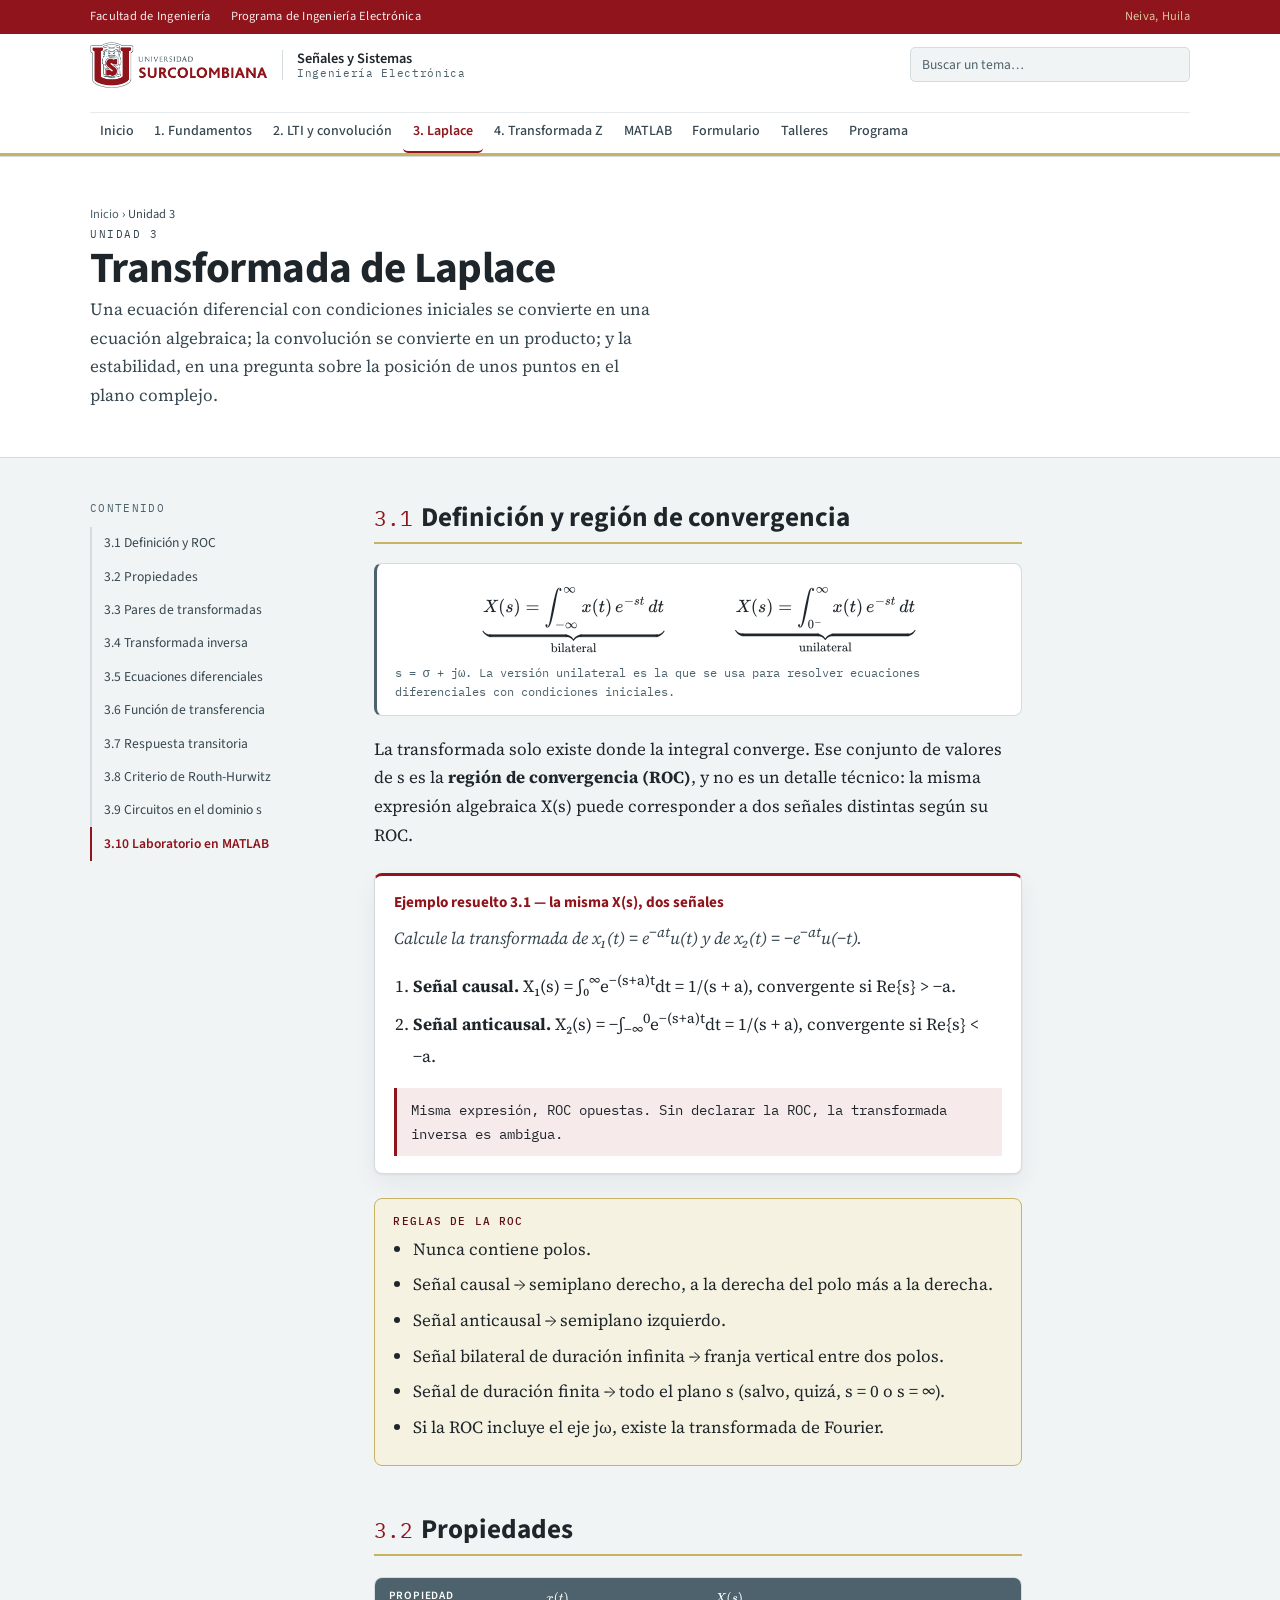
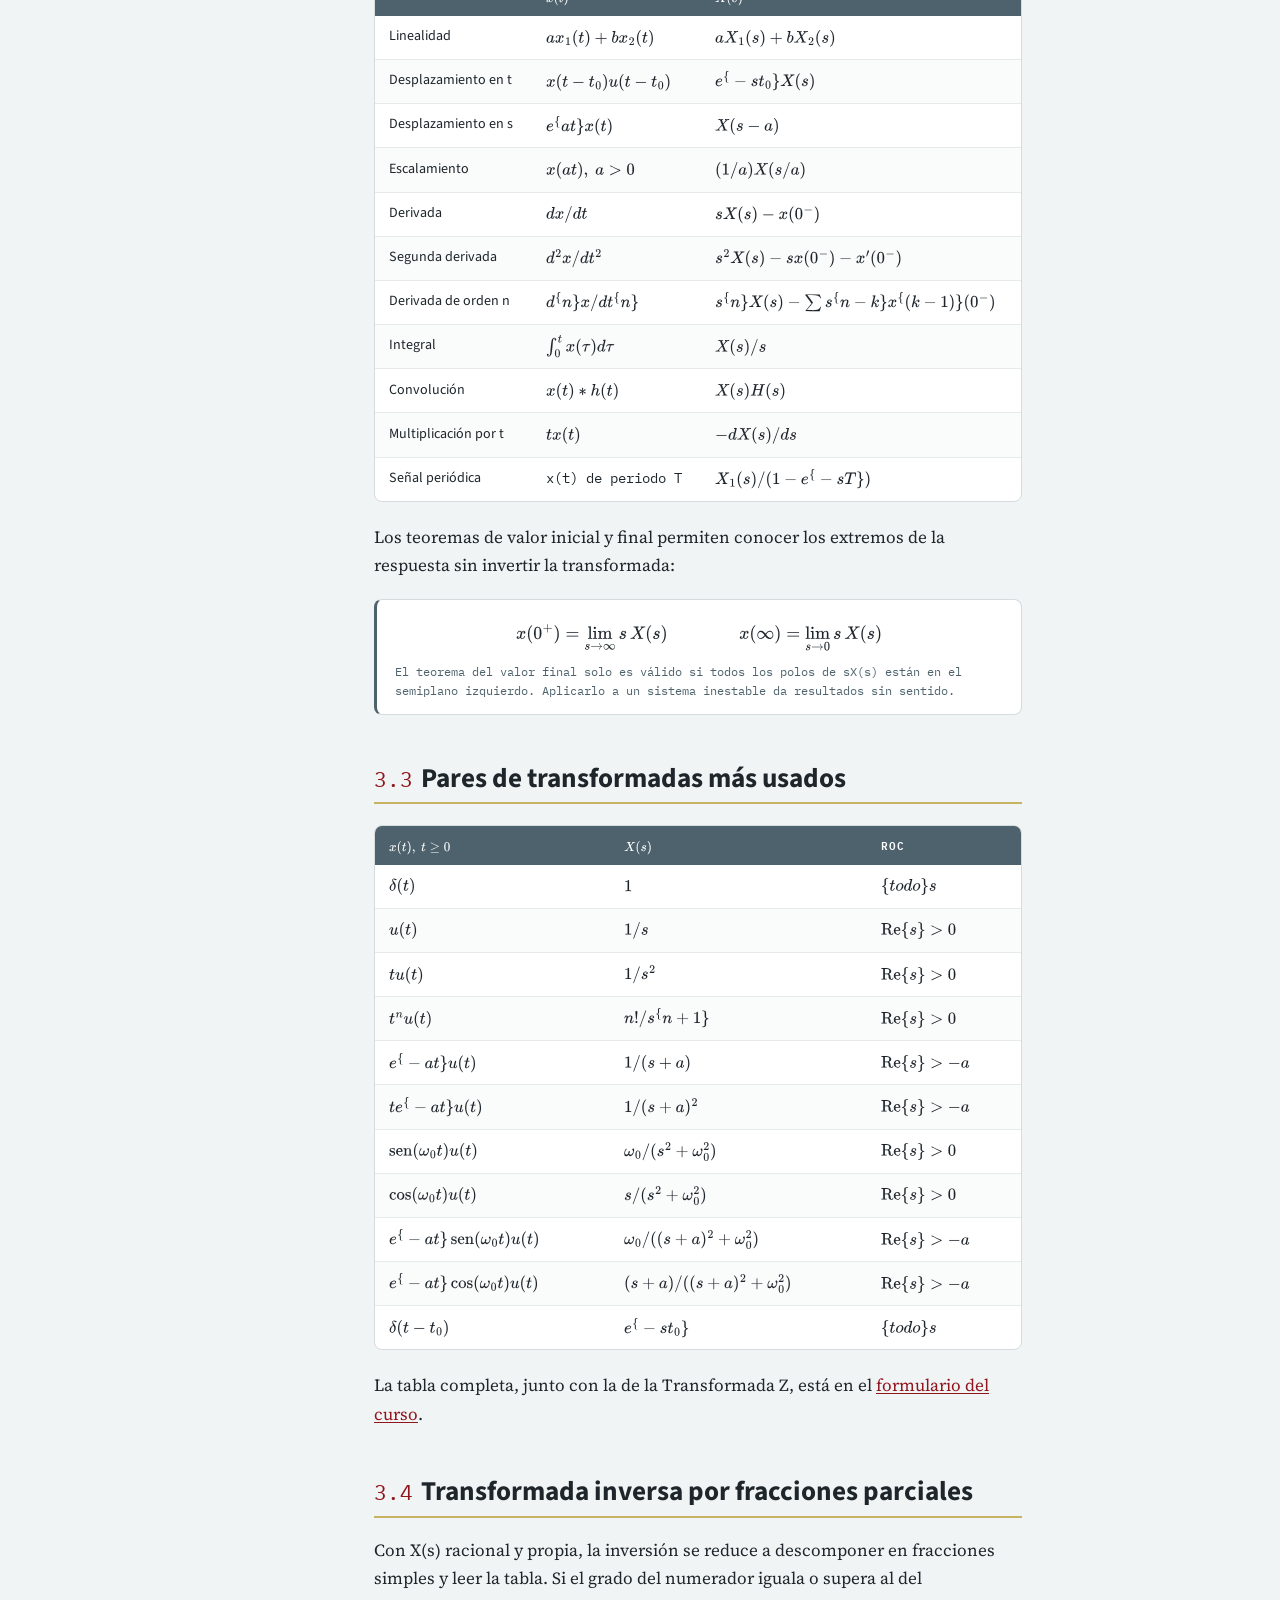
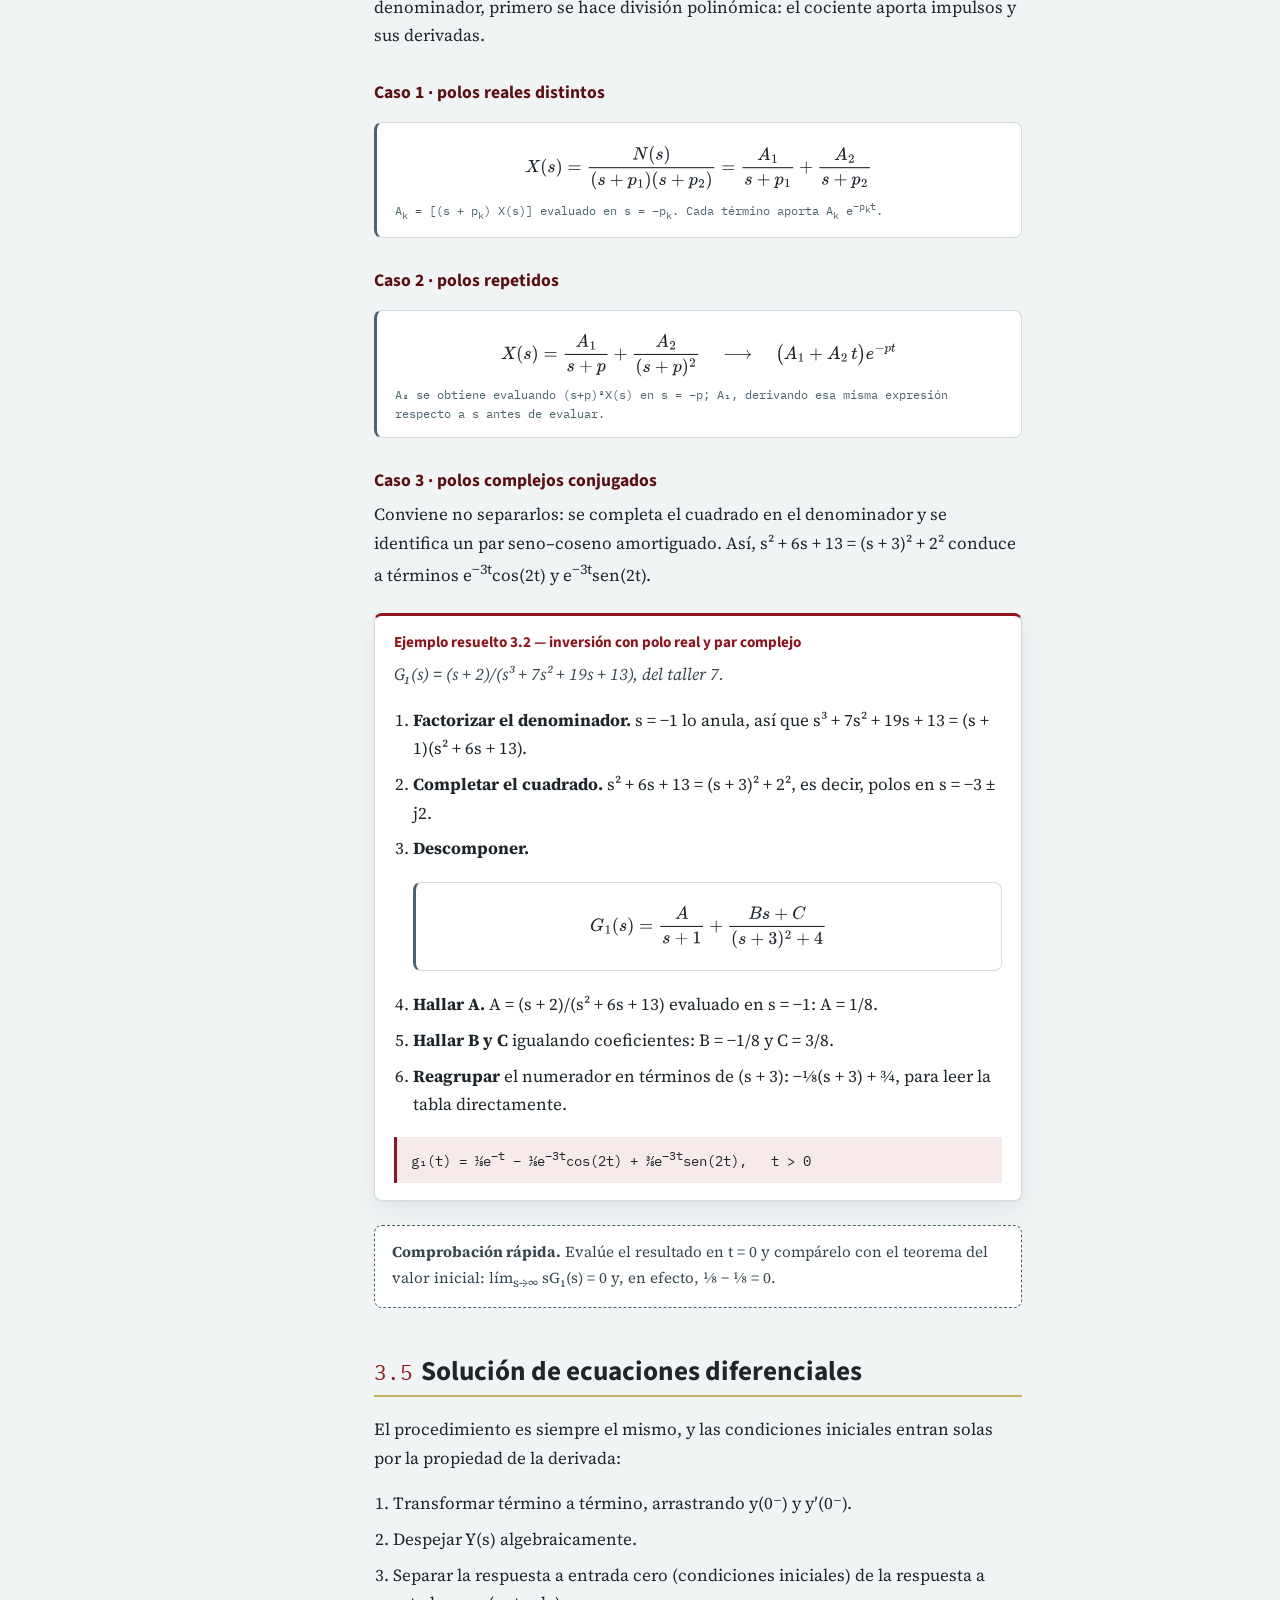
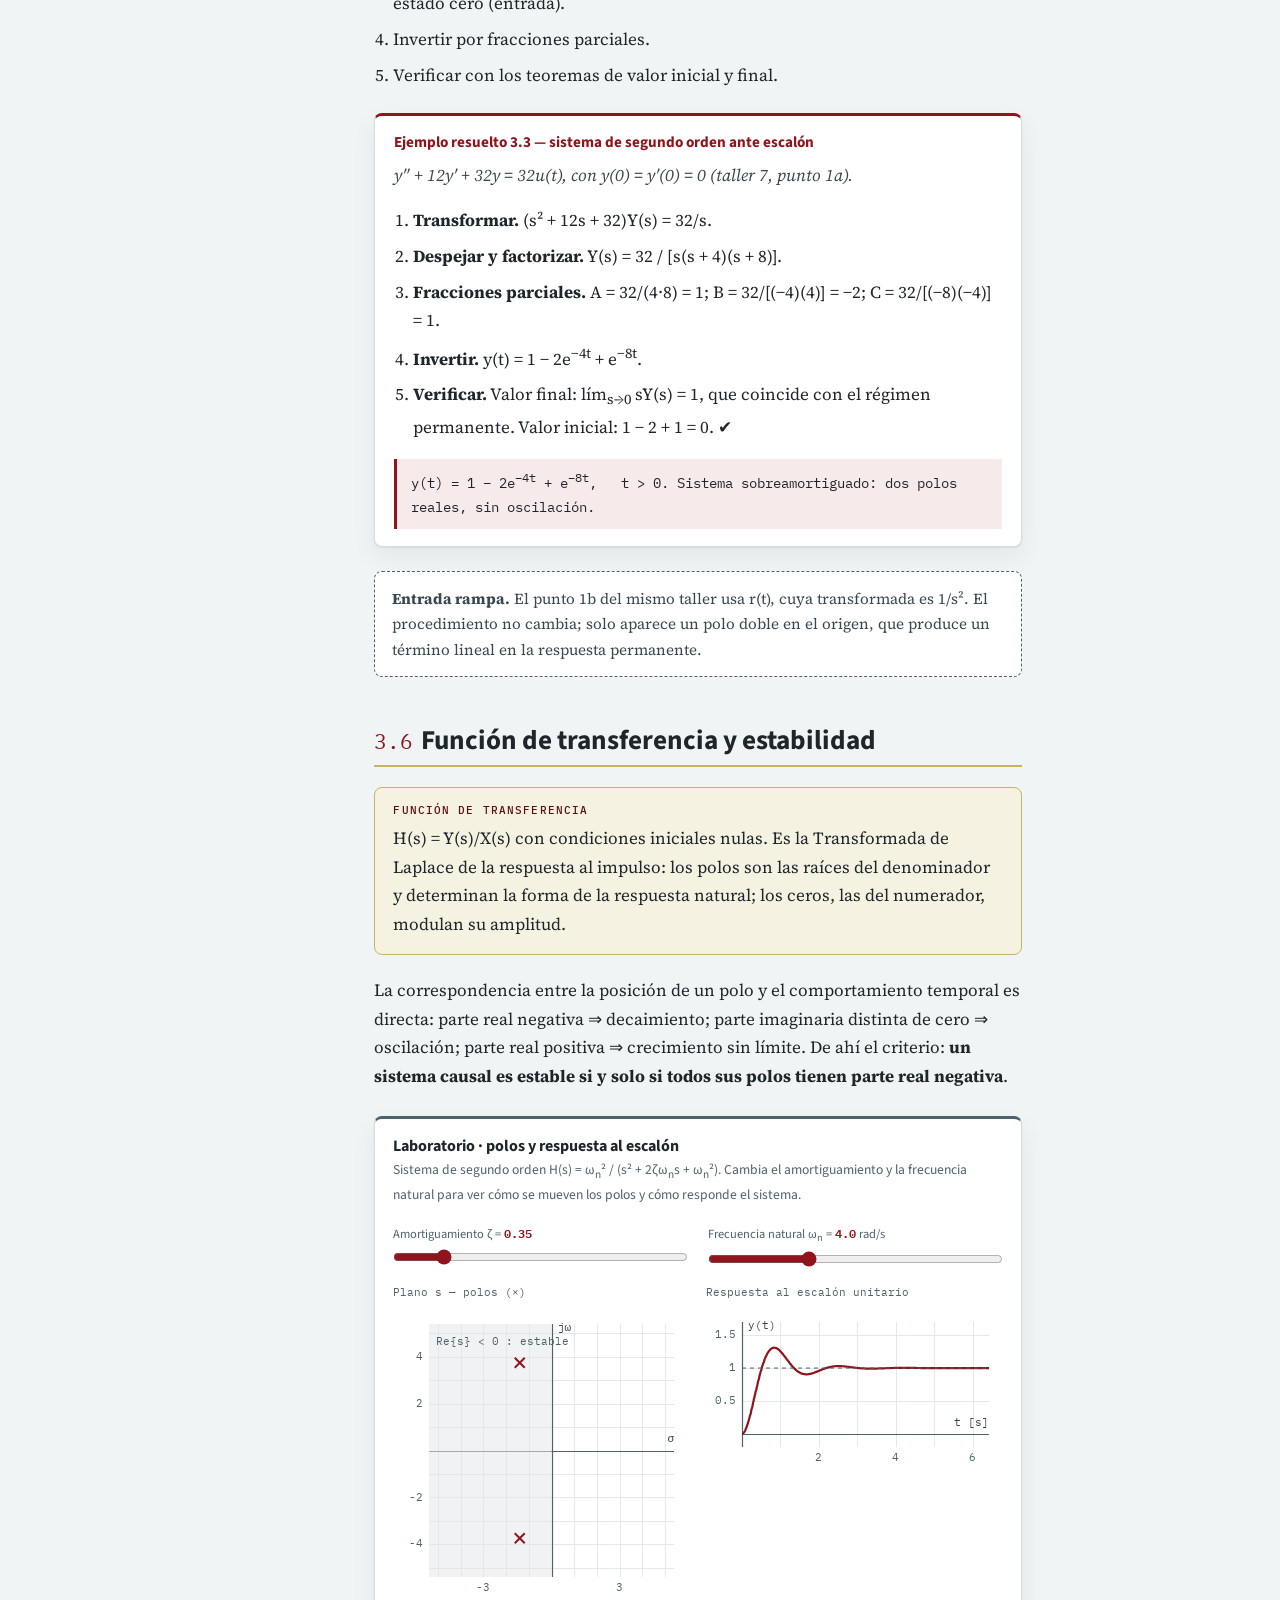
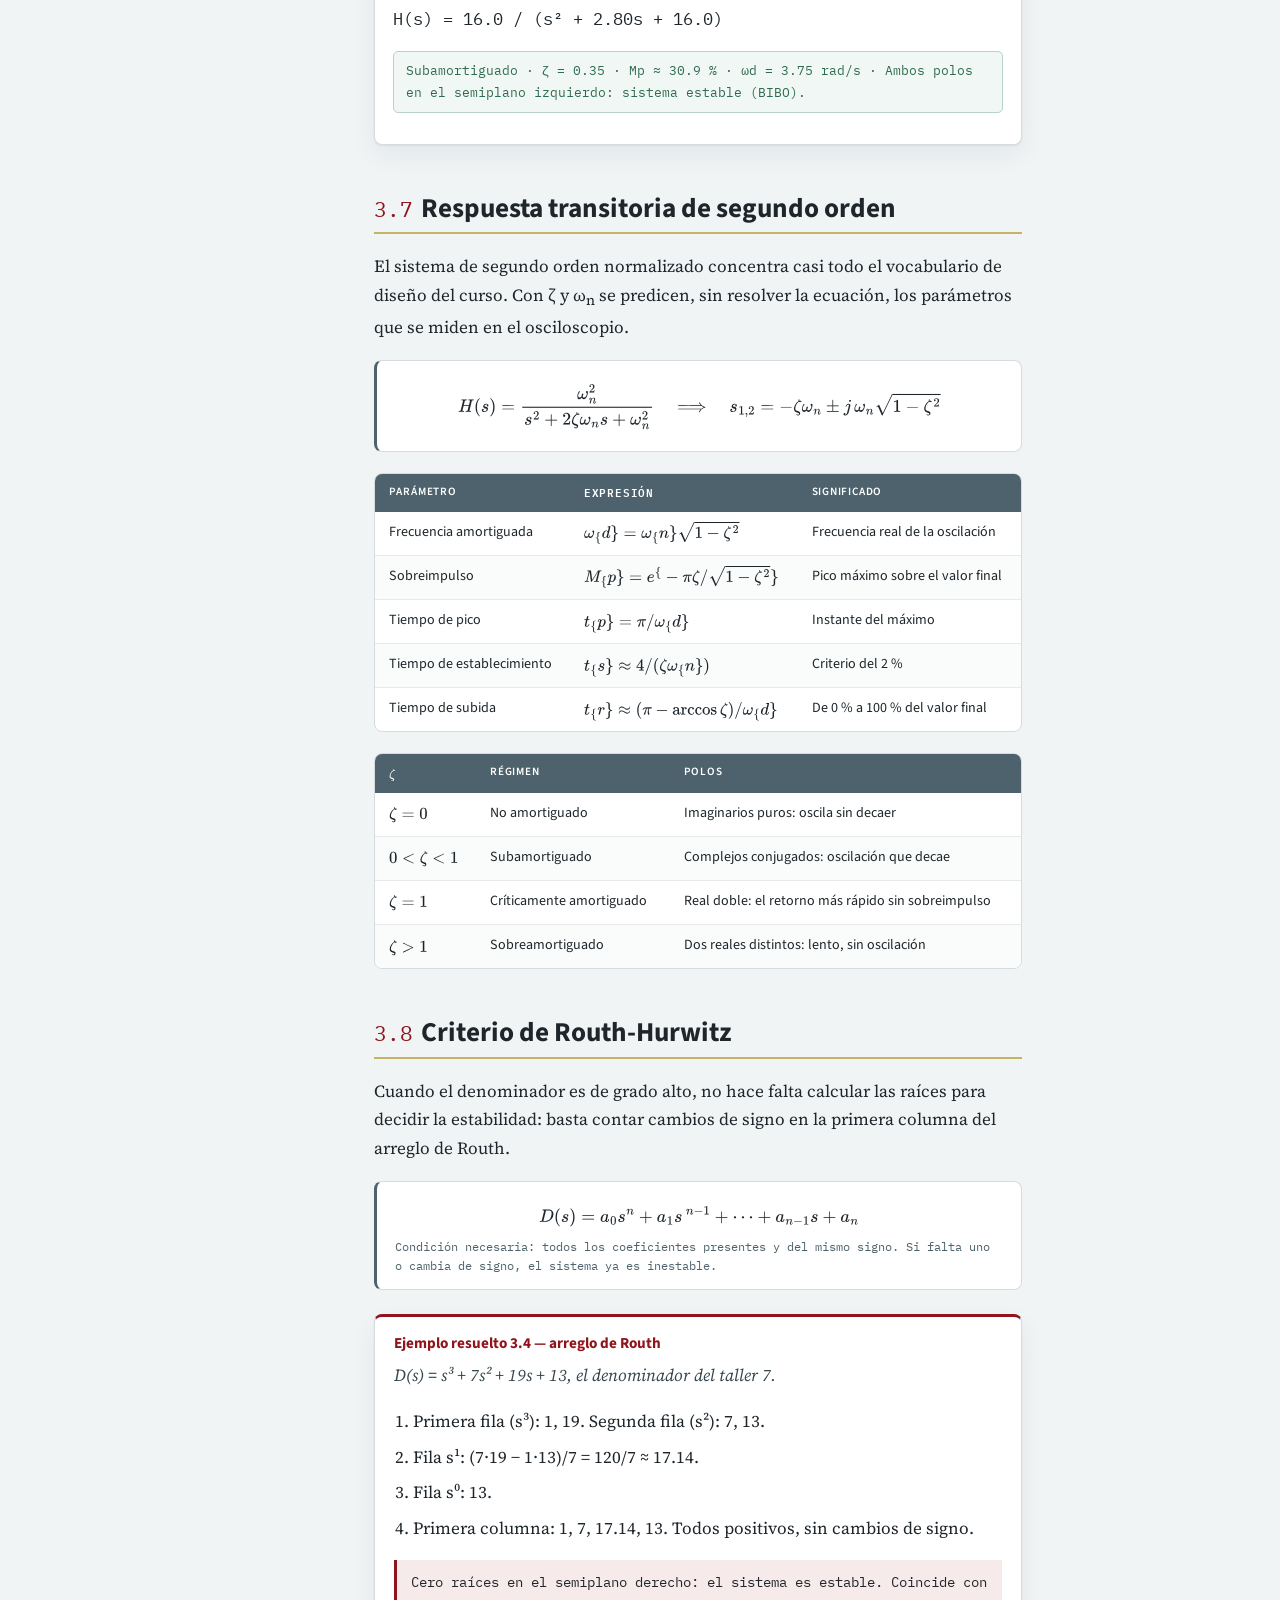
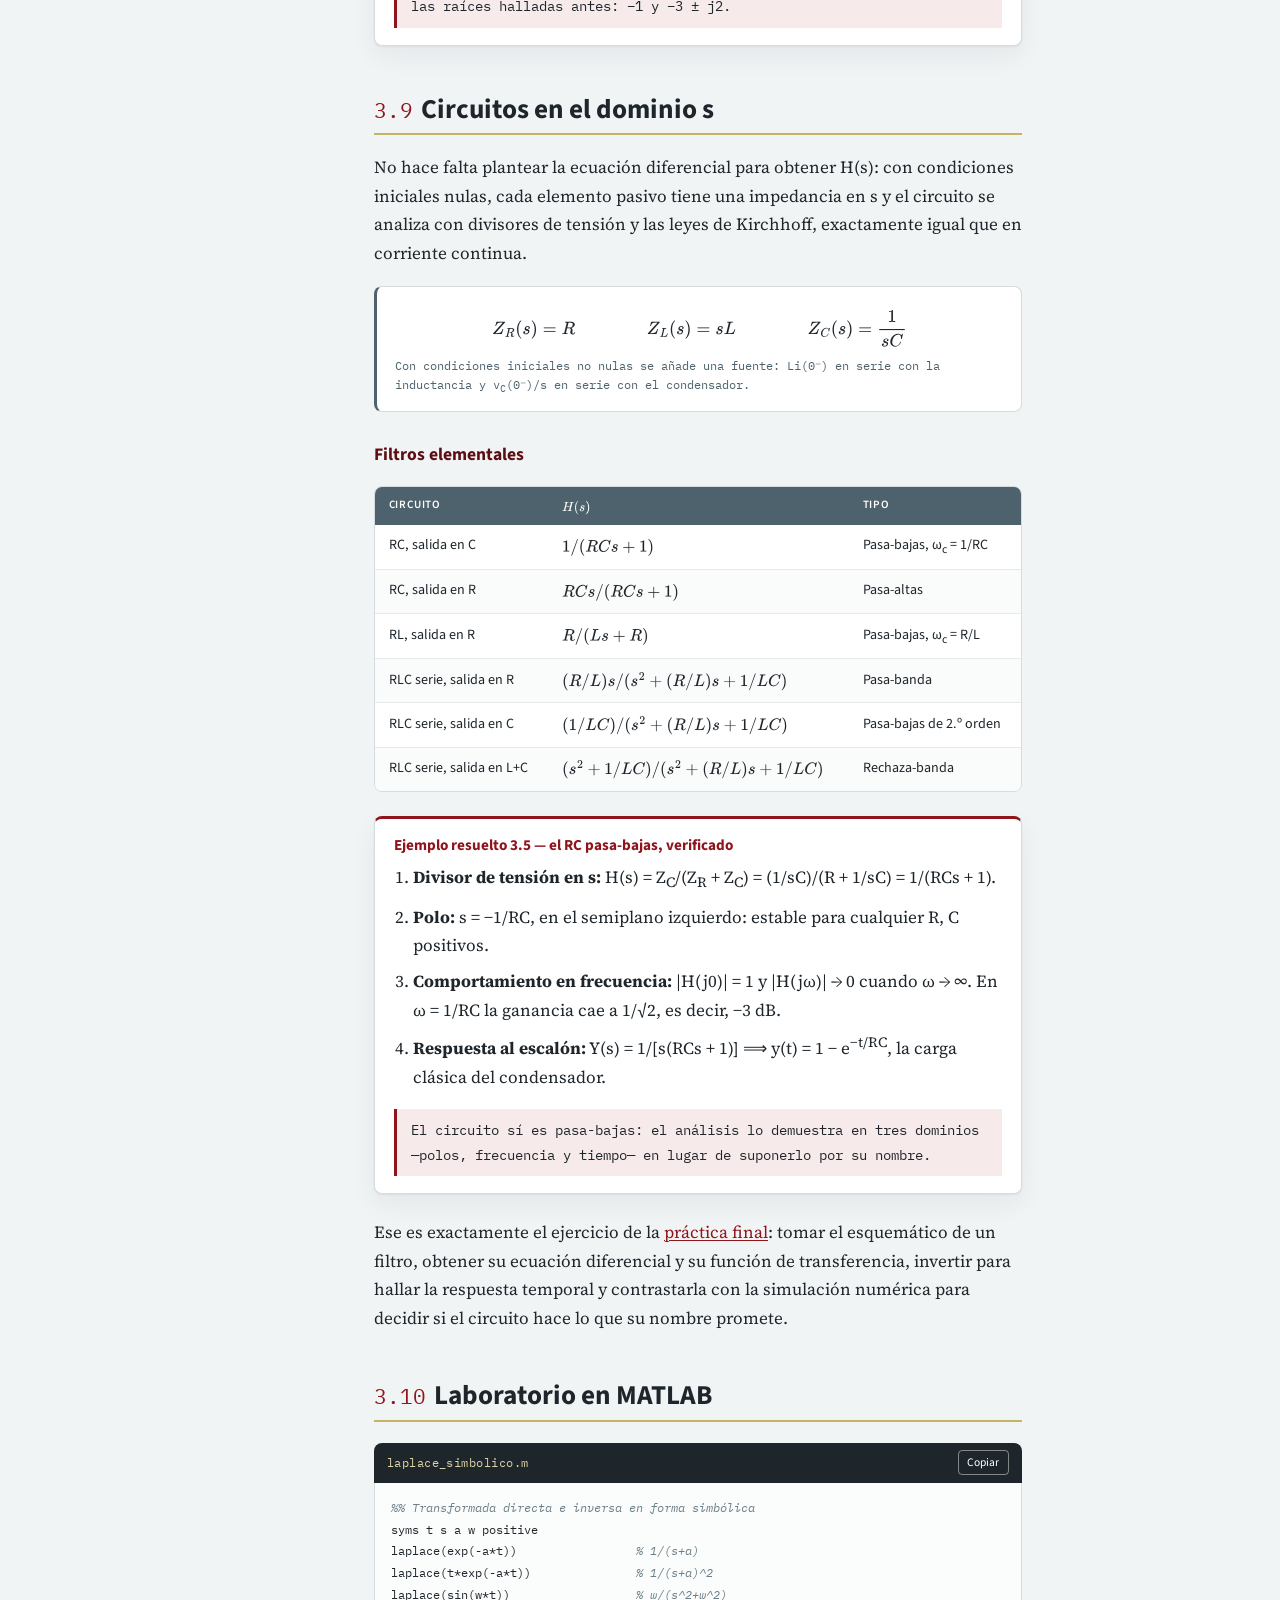
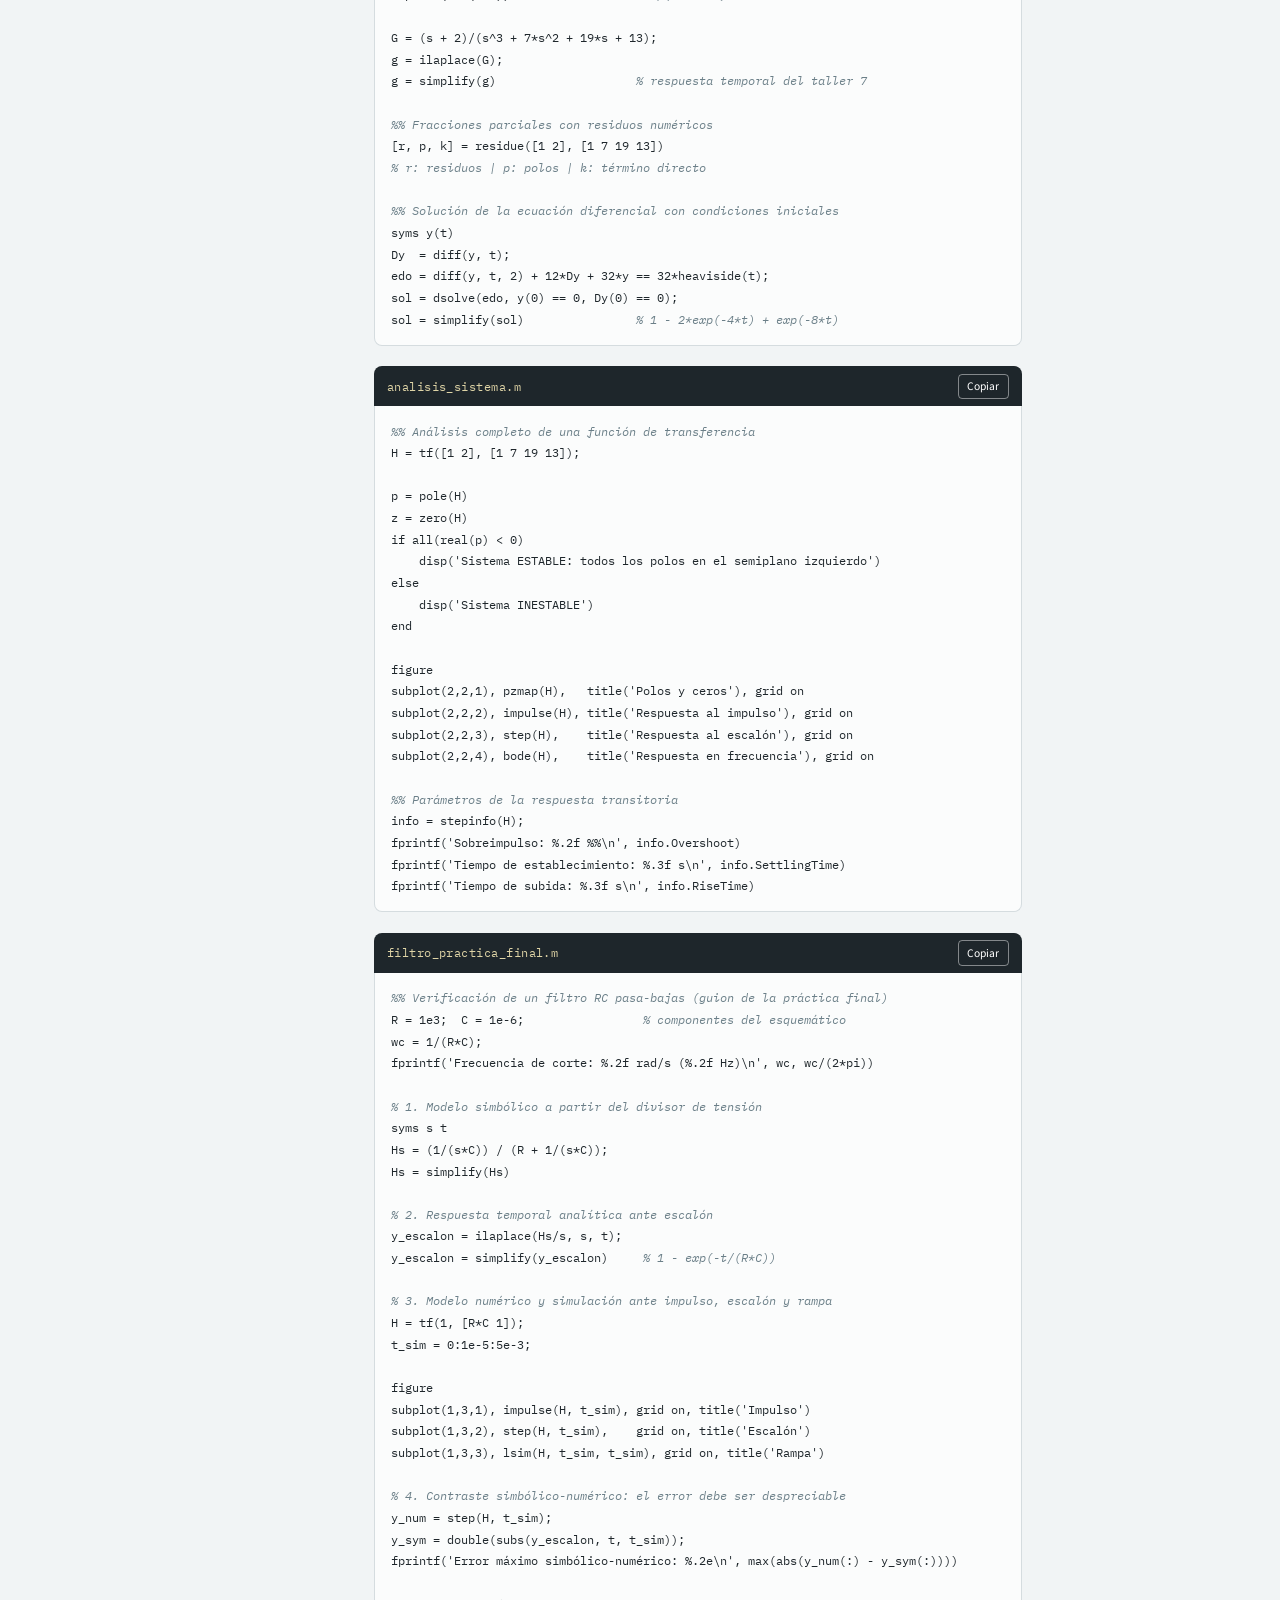
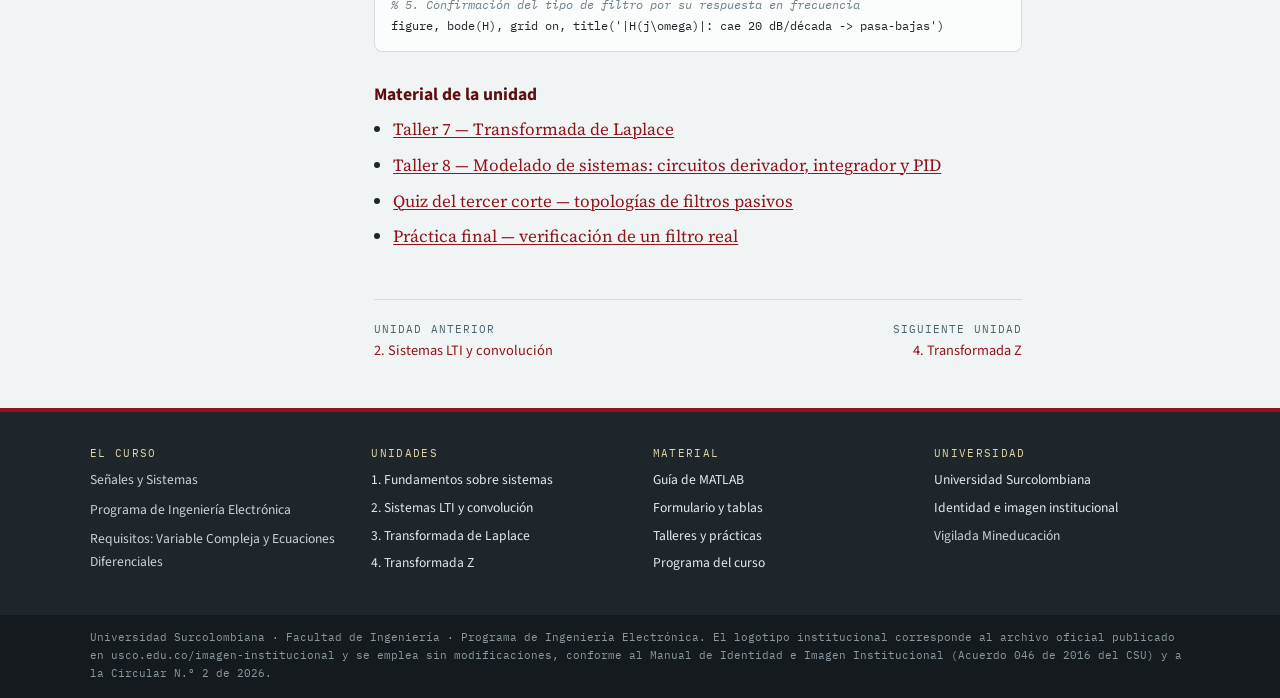
<file: unidad-3.html>
<!DOCTYPE html>
<html lang="es">
<head>
<meta charset="utf-8">
<meta name="viewport" content="width=device-width, initial-scale=1, viewport-fit=cover">
<meta name="description" content="Unidad 3 del curso Señales y Sistemas: Transformada de Laplace, región de convergencia, propiedades, transformada inversa por fracciones parciales, función de transferencia, respuesta transitoria, criterio de Routh y circuitos en el dominio s, con ejemplos en MATLAB.">
<title>Unidad 3 · Transformada de Laplace</title>
<link rel="icon" href="img/favicon.svg" type="image/svg+xml">
<link rel="preconnect" href="https://fonts.googleapis.com">
<link rel="preconnect" href="https://fonts.gstatic.com" crossorigin>
<link rel="stylesheet" href="https://fonts.googleapis.com/css2?family=IBM+Plex+Mono:wght@400;500&amp;family=Source+Sans+3:wght@400;500;600;700&amp;family=Source+Serif+4:opsz,wght@8..60,400;8..60,600&amp;display=swap">
<link rel="stylesheet" href="css/estilos.css">
</head>
<body>
<a class="saltar" href="#principal">Saltar al contenido</a>

<div class="franja">
  <div class="shell">
    <span>Facultad de Ingeniería</span>
    <span>Programa de Ingeniería Electrónica</span>
    <span class="sede">Neiva, Huila</span>
  </div>
</div>

<header class="cabecera">
  <div class="shell">
    <a class="marca" href="index.html">
      <img src="img/universidad-surcolombiana.png" alt="Universidad Surcolombiana" width="347" height="90">
      <span class="curso">Señales y Sistemas<small>Ingeniería Electrónica</small></span>
    </a>
    <form class="buscador" role="search" onsubmit="return false">
      <label class="sr-only" for="q">Buscar en el sitio</label>
      <input type="search" id="q" placeholder="Buscar un tema…" autocomplete="off" aria-describedby="q-ayuda">
      <span class="sr-only" id="q-ayuda">Escribe para buscar entre las secciones del sitio</span>
      <div class="resultados" id="resultados" hidden></div>
    </form>
    <button class="menu-boton" type="button" aria-expanded="false" aria-controls="nav-principal">Menú</button>
    <nav class="nav" id="nav-principal" aria-label="Navegación principal">
      <ul>
        <li><a href="index.html">Inicio</a></li>
        <li><a href="unidad-1.html">1. Fundamentos</a></li>
        <li><a href="unidad-2.html">2. LTI y convolución</a></li>
        <li><a href="unidad-3.html" aria-current="page">3. Laplace</a></li>
        <li><a href="unidad-4.html">4. Transformada Z</a></li>
        <li><a href="matlab.html">MATLAB</a></li>
        <li><a href="formulario.html">Formulario</a></li>
        <li><a href="talleres.html">Talleres</a></li>
        <li><a href="programa.html">Programa</a></li>
      </ul>
    </nav>
  </div>
</header>

<main id="principal">

  <div class="unidad-portada">
    <div class="shell">
      <p class="miga"><a href="index.html">Inicio</a> › Unidad 3</p>
      <p class="etiqueta">Unidad 3</p>
      <h1>Transformada de Laplace</h1>
      <p>Una ecuación diferencial con condiciones iniciales se convierte en una ecuación algebraica; la convolución se convierte en un producto; y la estabilidad, en una pregunta sobre la posición de unos puntos en el plano complejo.</p>
    </div>
  </div>

  <div class="shell">
    <div class="disposicion">

      <aside class="rail">
        <h2>Contenido</h2>
        <ol>
          <li><a href="#definicion">3.1 Definición y ROC</a></li>
          <li><a href="#propiedades">3.2 Propiedades</a></li>
          <li><a href="#pares">3.3 Pares de transformadas</a></li>
          <li><a href="#inversa">3.4 Transformada inversa</a></li>
          <li><a href="#edo">3.5 Ecuaciones diferenciales</a></li>
          <li><a href="#transferencia">3.6 Función de transferencia</a></li>
          <li><a href="#transitoria">3.7 Respuesta transitoria</a></li>
          <li><a href="#routh">3.8 Criterio de Routh-Hurwitz</a></li>
          <li><a href="#circuitos">3.9 Circuitos en el dominio s</a></li>
          <li><a href="#matlab">3.10 Laboratorio en MATLAB</a></li>
        </ol>
      </aside>

      <article class="articulo">

        <section id="definicion">
          <h2><span class="num-seccion">3.1</span>Definición y región de convergencia</h2>
          <div class="ec">
            \[ \underbrace{X(s) = \int_{-\infty}^{\infty} x(t)\,e^{-st}\,dt}_{\text{bilateral}}
            \qquad\qquad
            \underbrace{X(s) = \int_{0^{-}}^{\infty} x(t)\,e^{-st}\,dt}_{\text{unilateral}} \]
            <span class="nota">s = σ + jω. La versión unilateral es la que se usa para resolver ecuaciones diferenciales con condiciones iniciales.</span>
          </div>
          <p>La transformada solo existe donde la integral converge. Ese conjunto de valores de s es la <strong>región de convergencia (ROC)</strong>, y no es un detalle técnico: la misma expresión algebraica X(s) puede corresponder a dos señales distintas según su ROC.</p>

          <div class="ejemplo">
            <h4>Ejemplo resuelto 3.1 — la misma X(s), dos señales</h4>
            <p class="enunciado">Calcule la transformada de x₁(t) = e<sup>−at</sup>u(t) y de x₂(t) = −e<sup>−at</sup>u(−t).</p>
            <ol>
              <li><strong>Señal causal.</strong> X₁(s) = ∫₀<sup>∞</sup>e<sup>−(s+a)t</sup>dt = 1/(s + a), convergente si Re{s} &gt; −a.</li>
              <li><strong>Señal anticausal.</strong> X₂(s) = −∫<sub>−∞</sub><sup>0</sup>e<sup>−(s+a)t</sup>dt = 1/(s + a), convergente si Re{s} &lt; −a.</li>
            </ol>
            <p class="resultado">Misma expresión, ROC opuestas. Sin declarar la ROC, la transformada inversa es ambigua.</p>
          </div>

          <div class="definicion">
            <h4>Reglas de la ROC</h4>
            <ul>
              <li>Nunca contiene polos.</li>
              <li>Señal causal → semiplano derecho, a la derecha del polo más a la derecha.</li>
              <li>Señal anticausal → semiplano izquierdo.</li>
              <li>Señal bilateral de duración infinita → franja vertical entre dos polos.</li>
              <li>Señal de duración finita → todo el plano s (salvo, quizá, s = 0 o s = ∞).</li>
              <li>Si la ROC incluye el eje jω, existe la transformada de Fourier.</li>
            </ul>
          </div>
        </section>

        <section id="propiedades">
          <h2><span class="num-seccion">3.2</span>Propiedades</h2>
          <div class="tabla-marco">
            <table>
              <caption class="sr-only">Propiedades de la Transformada de Laplace</caption>
              <thead>
                <tr><th>Propiedad</th><th class="mono">\( x(t) \)</th><th class="mono">\( X(s) \)</th></tr>
              </thead>
              <tbody>
                <tr><td>Linealidad</td><td class="mono">\( a x_{1}(t) + b x_{2}(t) \)</td><td class="mono">\( a X_{1}(s) + b X_{2}(s) \)</td></tr>
                <tr><td>Desplazamiento en t</td><td class="mono">\( x(t - t_{0}) u(t - t_{0}) \)</td><td class="mono">\( e^\{-st_{0}\} X(s) \)</td></tr>
                <tr><td>Desplazamiento en s</td><td class="mono">\( e^\{at\} x(t) \)</td><td class="mono">\( X(s - a) \)</td></tr>
                <tr><td>Escalamiento</td><td class="mono">\( x(at), \ a &gt; 0 \)</td><td class="mono">\( (1/a) X(s/a) \)</td></tr>
                <tr><td>Derivada</td><td class="mono">\( dx/dt \)</td><td class="mono">\( s X(s) - x(0^{-}) \)</td></tr>
                <tr><td>Segunda derivada</td><td class="mono">\( d^{2}x/dt^{2} \)</td><td class="mono">\( s^{2}X(s) - s x(0^{-}) - x'(0^{-}) \)</td></tr>
                <tr><td>Derivada de orden n</td><td class="mono">\( d^\{n\}x/dt^\{n\} \)</td><td class="mono">\( s^\{n\}X(s) - \sum s^\{n-k\}x^\{(k-1)\}(0^{-}) \)</td></tr>
                <tr><td>Integral</td><td class="mono">\( \int _{0}^{t} x(\tau )d\tau \)</td><td class="mono">\( X(s)/s \)</td></tr>
                <tr><td>Convolución</td><td class="mono">\( x(t) \ast h(t) \)</td><td class="mono">\( X(s) H(s) \)</td></tr>
                <tr><td>Multiplicación por t</td><td class="mono">\( t x(t) \)</td><td class="mono">\( -dX(s)/ds \)</td></tr>
                <tr><td>Señal periódica</td><td class="mono">x(t) de periodo T</td><td class="mono">\( X_{1}(s)/(1 - e^\{-sT\}) \)</td></tr>
              </tbody>
            </table>
          </div>
          <p>Los teoremas de valor inicial y final permiten conocer los extremos de la respuesta sin invertir la transformada:</p>
          <div class="ec">
            \[ x(0^{+}) = \lim_{s \to \infty} s\,X(s)
            \qquad\qquad
            x(\infty) = \lim_{s \to 0} s\,X(s) \]
            <span class="nota">El teorema del valor final solo es válido si todos los polos de sX(s) están en el semiplano izquierdo. Aplicarlo a un sistema inestable da resultados sin sentido.</span>
          </div>
        </section>

        <section id="pares">
          <h2><span class="num-seccion">3.3</span>Pares de transformadas más usados</h2>
          <div class="tabla-marco">
            <table>
              <caption class="sr-only">Pares de transformadas de Laplace</caption>
              <thead>
                <tr><th class="mono">\( x(t), \ t \ge 0 \)</th><th class="mono">\( X(s) \)</th><th class="mono">ROC</th></tr>
              </thead>
              <tbody>
                <tr><td class="mono">\( \delta (t) \)</td><td class="mono">\( 1 \)</td><td class="mono">\( \text\{todo \} s \)</td></tr>
                <tr><td class="mono">\( u(t) \)</td><td class="mono">\( 1/s \)</td><td class="mono">\( \operatorname{Re}\{s\} &gt; 0 \)</td></tr>
                <tr><td class="mono">\( t u(t) \)</td><td class="mono">\( 1/s^{2} \)</td><td class="mono">\( \operatorname{Re}\{s\} &gt; 0 \)</td></tr>
                <tr><td class="mono">\( t^{n} u(t) \)</td><td class="mono">\( n!/s^\{n+1\} \)</td><td class="mono">\( \operatorname{Re}\{s\} &gt; 0 \)</td></tr>
                <tr><td class="mono">\( e^\{-at\} u(t) \)</td><td class="mono">\( 1/(s + a) \)</td><td class="mono">\( \operatorname{Re}\{s\} &gt; -a \)</td></tr>
                <tr><td class="mono">\( t e^\{-at\} u(t) \)</td><td class="mono">\( 1/(s + a)^{2} \)</td><td class="mono">\( \operatorname{Re}\{s\} &gt; -a \)</td></tr>
                <tr><td class="mono">\( \operatorname{sen}(\omega _{0}t) u(t) \)</td><td class="mono">\( \omega _{0}/(s^{2} + \omega _{0}^{2}) \)</td><td class="mono">\( \operatorname{Re}\{s\} &gt; 0 \)</td></tr>
                <tr><td class="mono">\( \cos(\omega _{0}t) u(t) \)</td><td class="mono">\( s/(s^{2} + \omega _{0}^{2}) \)</td><td class="mono">\( \operatorname{Re}\{s\} &gt; 0 \)</td></tr>
                <tr><td class="mono">\( e^\{-at\}\operatorname{sen}(\omega _{0}t) u(t) \)</td><td class="mono">\( \omega _{0}/((s+a)^{2} + \omega _{0}^{2}) \)</td><td class="mono">\( \operatorname{Re}\{s\} &gt; -a \)</td></tr>
                <tr><td class="mono">\( e^\{-at\}\cos(\omega _{0}t) u(t) \)</td><td class="mono">\( (s+a)/((s+a)^{2} + \omega _{0}^{2}) \)</td><td class="mono">\( \operatorname{Re}\{s\} &gt; -a \)</td></tr>
                <tr><td class="mono">\( \delta (t - t_{0}) \)</td><td class="mono">\( e^\{-st_{0}\} \)</td><td class="mono">\( \text\{todo \} s \)</td></tr>
              </tbody>
            </table>
          </div>
          <p>La tabla completa, junto con la de la Transformada Z, está en el <a href="formulario.html">formulario del curso</a>.</p>
        </section>

        <section id="inversa">
          <h2><span class="num-seccion">3.4</span>Transformada inversa por fracciones parciales</h2>
          <p>Con X(s) racional y propia, la inversión se reduce a descomponer en fracciones simples y leer la tabla. Si el grado del numerador iguala o supera al del denominador, primero se hace división polinómica: el cociente aporta impulsos y sus derivadas.</p>

          <h3>Caso 1 · polos reales distintos</h3>
          <div class="ec">
            \[ X(s) = \frac{N(s)}{(s + p_1)(s + p_2)} = \frac{A_1}{s + p_1} + \frac{A_2}{s + p_2} \]
            <span class="nota">A<sub>k</sub> = [(s + p<sub>k</sub>) X(s)] evaluado en s = −p<sub>k</sub>. Cada término aporta A<sub>k</sub> e<sup>−p<sub>k</sub>t</sup>.</span>
          </div>

          <h3>Caso 2 · polos repetidos</h3>
          <div class="ec">
            \[ X(s) = \frac{A_1}{s + p} + \frac{A_2}{(s + p)^{2}}
            \quad\longrightarrow\quad \big(A_1 + A_2\,t\big)e^{-pt} \]
            <span class="nota">A₂ se obtiene evaluando (s+p)²X(s) en s = −p; A₁, derivando esa misma expresión respecto a s antes de evaluar.</span>
          </div>

          <h3>Caso 3 · polos complejos conjugados</h3>
          <p>Conviene no separarlos: se completa el cuadrado en el denominador y se identifica un par seno–coseno amortiguado. Así, s² + 6s + 13 = (s + 3)² + 2² conduce a términos e<sup>−3t</sup>cos(2t) y e<sup>−3t</sup>sen(2t).</p>

          <div class="ejemplo">
            <h4>Ejemplo resuelto 3.2 — inversión con polo real y par complejo</h4>
            <p class="enunciado">G₁(s) = (s + 2)/(s³ + 7s² + 19s + 13), del taller 7.</p>
            <ol>
              <li><strong>Factorizar el denominador.</strong> s = −1 lo anula, así que s³ + 7s² + 19s + 13 = (s + 1)(s² + 6s + 13).</li>
              <li><strong>Completar el cuadrado.</strong> s² + 6s + 13 = (s + 3)² + 2², es decir, polos en s = −3 ± j2.</li>
              <li><strong>Descomponer.</strong>
                <div class="ec">
            \[ G_1(s) = \frac{A}{s + 1} + \frac{Bs + C}{(s + 3)^{2} + 4} \]
          </div>
              </li>
              <li><strong>Hallar A.</strong> A = (s + 2)/(s² + 6s + 13) evaluado en s = −1: A = 1/8.</li>
              <li><strong>Hallar B y C</strong> igualando coeficientes: B = −1/8 y C = 3/8.</li>
              <li><strong>Reagrupar</strong> el numerador en términos de (s + 3): −⅛(s + 3) + ¾, para leer la tabla directamente.</li>
            </ol>
            <p class="resultado">g₁(t) = ⅛e<sup>−t</sup> − ⅛e<sup>−3t</sup>cos(2t) + ⅜e<sup>−3t</sup>sen(2t), &nbsp; t &gt; 0</p>
          </div>

          <div class="aviso">
            <strong>Comprobación rápida.</strong> Evalúe el resultado en t = 0 y compárelo con el teorema del valor inicial: lím<sub>s→∞</sub> sG₁(s) = 0 y, en efecto, ⅛ − ⅛ = 0.
          </div>
        </section>

        <section id="edo">
          <h2><span class="num-seccion">3.5</span>Solución de ecuaciones diferenciales</h2>
          <p>El procedimiento es siempre el mismo, y las condiciones iniciales entran solas por la propiedad de la derivada:</p>
          <ol>
            <li>Transformar término a término, arrastrando y(0⁻) y y′(0⁻).</li>
            <li>Despejar Y(s) algebraicamente.</li>
            <li>Separar la respuesta a entrada cero (condiciones iniciales) de la respuesta a estado cero (entrada).</li>
            <li>Invertir por fracciones parciales.</li>
            <li>Verificar con los teoremas de valor inicial y final.</li>
          </ol>
          <div class="ejemplo">
            <h4>Ejemplo resuelto 3.3 — sistema de segundo orden ante escalón</h4>
            <p class="enunciado">y″ + 12y′ + 32y = 32u(t), con y(0) = y′(0) = 0 (taller 7, punto 1a).</p>
            <ol>
              <li><strong>Transformar.</strong> (s² + 12s + 32)Y(s) = 32/s.</li>
              <li><strong>Despejar y factorizar.</strong> Y(s) = 32 / [s(s + 4)(s + 8)].</li>
              <li><strong>Fracciones parciales.</strong> A = 32/(4·8) = 1; B = 32/[(−4)(4)] = −2; C = 32/[(−8)(−4)] = 1.</li>
              <li><strong>Invertir.</strong> y(t) = 1 − 2e<sup>−4t</sup> + e<sup>−8t</sup>.</li>
              <li><strong>Verificar.</strong> Valor final: lím<sub>s→0</sub> sY(s) = 1, que coincide con el régimen permanente. Valor inicial: 1 − 2 + 1 = 0. ✔</li>
            </ol>
            <p class="resultado">y(t) = 1 − 2e<sup>−4t</sup> + e<sup>−8t</sup>, &nbsp; t &gt; 0. Sistema sobreamortiguado: dos polos reales, sin oscilación.</p>
          </div>
          <div class="aviso">
            <strong>Entrada rampa.</strong> El punto 1b del mismo taller usa r(t), cuya transformada es 1/s². El procedimiento no cambia; solo aparece un polo doble en el origen, que produce un término lineal en la respuesta permanente.
          </div>
        </section>

        <section id="transferencia">
          <h2><span class="num-seccion">3.6</span>Función de transferencia y estabilidad</h2>
          <div class="definicion">
            <h4>Función de transferencia</h4>
            <p>H(s) = Y(s)/X(s) con condiciones iniciales nulas. Es la Transformada de Laplace de la respuesta al impulso: los polos son las raíces del denominador y determinan la forma de la respuesta natural; los ceros, las del numerador, modulan su amplitud.</p>
          </div>
          <p>La correspondencia entre la posición de un polo y el comportamiento temporal es directa: parte real negativa ⇒ decaimiento; parte imaginaria distinta de cero ⇒ oscilación; parte real positiva ⇒ crecimiento sin límite. De ahí el criterio: <strong>un sistema causal es estable si y solo si todos sus polos tienen parte real negativa</strong>.</p>

          <div class="lab">
            <h3>Laboratorio · polos y respuesta al escalón</h3>
            <p class="ayuda">Sistema de segundo orden H(s) = ω<sub>n</sub>² / (s² + 2ζω<sub>n</sub>s + ω<sub>n</sub>²). Cambia el amortiguamiento y la frecuencia natural para ver cómo se mueven los polos y cómo responde el sistema.</p>
            <div class="controles">
              <div class="control">
                <label for="rng-zeta">Amortiguamiento ζ = <output id="out-zeta" for="rng-zeta">0.35</output></label>
                <input type="range" id="rng-zeta" min="0.05" max="2" step="0.05" value="0.35">
              </div>
              <div class="control">
                <label for="rng-wn">Frecuencia natural ω<sub>n</sub> = <output id="out-wn" for="rng-wn">4.0</output> rad/s</label>
                <input type="range" id="rng-wn" min="1" max="10" step="0.5" value="4">
              </div>
            </div>
            <div class="par">
              <figure>
                <figcaption>Plano s — polos (×)</figcaption>
                <canvas id="g-plano-s" class="plano" width="420" height="420" role="img" aria-label="Plano complejo s con la ubicación de los dos polos del sistema."></canvas>
              </figure>
              <figure>
                <figcaption>Respuesta al escalón unitario</figcaption>
                <canvas id="g-escalon" width="480" height="270" role="img" aria-label="Gráfica de la respuesta del sistema a una entrada escalón unitario."></canvas>
              </figure>
            </div>
            <p class="mono" id="ft-s">H(s) = …</p>
            <p class="veredicto estable" id="vered-s">…</p>
          </div>
        </section>

        <section id="transitoria">
          <h2><span class="num-seccion">3.7</span>Respuesta transitoria de segundo orden</h2>
          <p>El sistema de segundo orden normalizado concentra casi todo el vocabulario de diseño del curso. Con ζ y ω<sub>n</sub> se predicen, sin resolver la ecuación, los parámetros que se miden en el osciloscopio.</p>
          <div class="ec">
            \[ H(s) = \frac{\omega_n^{2}}{s^{2} + 2\zeta\omega_n s + \omega_n^{2}}
            \quad\Longrightarrow\quad
            s_{1,2} = -\zeta\omega_n \pm j\,\omega_n\sqrt{1 - \zeta^{2}} \]
          </div>
          <div class="tabla-marco">
            <table>
              <caption class="sr-only">Parámetros de la respuesta transitoria</caption>
              <thead>
                <tr><th>Parámetro</th><th class="mono">Expresión</th><th>Significado</th></tr>
              </thead>
              <tbody>
                <tr><td>Frecuencia amortiguada</td><td class="mono">\( \omega _\{d\} = \omega _\{n\}\sqrt{1 - \zeta ^{2}} \)</td><td>Frecuencia real de la oscilación</td></tr>
                <tr><td>Sobreimpulso</td><td class="mono">\( M_\{p\} = e^\{-\pi \zeta /\sqrt{1-\zeta ^{2}}\} \)</td><td>Pico máximo sobre el valor final</td></tr>
                <tr><td>Tiempo de pico</td><td class="mono">\( t_\{p\} = \pi /\omega _\{d\} \)</td><td>Instante del máximo</td></tr>
                <tr><td>Tiempo de establecimiento</td><td class="mono">\( t_\{s\} \approx 4/(\zeta \omega _\{n\}) \)</td><td>Criterio del 2 %</td></tr>
                <tr><td>Tiempo de subida</td><td class="mono">\( t_\{r\} \approx (\pi - \arccos \zeta )/\omega _\{d\} \)</td><td>De 0 % a 100 % del valor final</td></tr>
              </tbody>
            </table>
          </div>
          <div class="tabla-marco">
            <table>
              <caption class="sr-only">Regímenes según el amortiguamiento</caption>
              <thead>
                <tr><th class="mono">\( \zeta \)</th><th>Régimen</th><th>Polos</th></tr>
              </thead>
              <tbody>
                <tr><td class="mono">\( \zeta = 0 \)</td><td>No amortiguado</td><td>Imaginarios puros: oscila sin decaer</td></tr>
                <tr><td class="mono">\( 0 &lt; \zeta &lt; 1 \)</td><td>Subamortiguado</td><td>Complejos conjugados: oscilación que decae</td></tr>
                <tr><td class="mono">\( \zeta = 1 \)</td><td>Críticamente amortiguado</td><td>Real doble: el retorno más rápido sin sobreimpulso</td></tr>
                <tr><td class="mono">\( \zeta &gt; 1 \)</td><td>Sobreamortiguado</td><td>Dos reales distintos: lento, sin oscilación</td></tr>
              </tbody>
            </table>
          </div>
        </section>

        <section id="routh">
          <h2><span class="num-seccion">3.8</span>Criterio de Routh-Hurwitz</h2>
          <p>Cuando el denominador es de grado alto, no hace falta calcular las raíces para decidir la estabilidad: basta contar cambios de signo en la primera columna del arreglo de Routh.</p>
          <div class="ec">
            \[ D(s) = a_0 s^{n} + a_1 s^{\,n-1} + \dots + a_{n-1} s + a_n \]
            <span class="nota">Condición necesaria: todos los coeficientes presentes y del mismo signo. Si falta uno o cambia de signo, el sistema ya es inestable.</span>
          </div>
          <div class="ejemplo">
            <h4>Ejemplo resuelto 3.4 — arreglo de Routh</h4>
            <p class="enunciado">D(s) = s³ + 7s² + 19s + 13, el denominador del taller 7.</p>
            <ol>
              <li>Primera fila (s³): 1, 19. Segunda fila (s²): 7, 13.</li>
              <li>Fila s¹: (7·19 − 1·13)/7 = 120/7 ≈ 17.14.</li>
              <li>Fila s⁰: 13.</li>
              <li>Primera columna: 1, 7, 17.14, 13. Todos positivos, sin cambios de signo.</li>
            </ol>
            <p class="resultado">Cero raíces en el semiplano derecho: el sistema es estable. Coincide con las raíces halladas antes: −1 y −3 ± j2.</p>
          </div>
        </section>

        <section id="circuitos">
          <h2><span class="num-seccion">3.9</span>Circuitos en el dominio s</h2>
          <p>No hace falta plantear la ecuación diferencial para obtener H(s): con condiciones iniciales nulas, cada elemento pasivo tiene una impedancia en s y el circuito se analiza con divisores de tensión y las leyes de Kirchhoff, exactamente igual que en corriente continua.</p>
          <div class="ec">
            \[ Z_R(s) = R \qquad\qquad Z_L(s) = sL \qquad\qquad Z_C(s) = \frac{1}{sC} \]
            <span class="nota">Con condiciones iniciales no nulas se añade una fuente: Li(0⁻) en serie con la inductancia y v<sub>C</sub>(0⁻)/s en serie con el condensador.</span>
          </div>

          <h3>Filtros elementales</h3>
          <div class="tabla-marco">
            <table>
              <caption class="sr-only">Funciones de transferencia de filtros básicos</caption>
              <thead>
                <tr><th>Circuito</th><th class="mono">\( H(s) \)</th><th>Tipo</th></tr>
              </thead>
              <tbody>
                <tr><td>RC, salida en C</td><td class="mono">\( 1/(RCs + 1) \)</td><td>Pasa-bajas, ω<sub>c</sub> = 1/RC</td></tr>
                <tr><td>RC, salida en R</td><td class="mono">\( RCs/(RCs + 1) \)</td><td>Pasa-altas</td></tr>
                <tr><td>RL, salida en R</td><td class="mono">\( R/(Ls + R) \)</td><td>Pasa-bajas, ω<sub>c</sub> = R/L</td></tr>
                <tr><td>RLC serie, salida en R</td><td class="mono">\( (R/L)s / (s^{2} + (R/L)s + 1/LC) \)</td><td>Pasa-banda</td></tr>
                <tr><td>RLC serie, salida en C</td><td class="mono">\( (1/LC) / (s^{2} + (R/L)s + 1/LC) \)</td><td>Pasa-bajas de 2.º orden</td></tr>
                <tr><td>RLC serie, salida en L+C</td><td class="mono">\( (s^{2} + 1/LC) / (s^{2} + (R/L)s + 1/LC) \)</td><td>Rechaza-banda</td></tr>
              </tbody>
            </table>
          </div>

          <div class="ejemplo">
            <h4>Ejemplo resuelto 3.5 — el RC pasa-bajas, verificado</h4>
            <ol>
              <li><strong>Divisor de tensión en s:</strong> H(s) = Z<sub>C</sub>/(Z<sub>R</sub> + Z<sub>C</sub>) = (1/sC)/(R + 1/sC) = 1/(RCs + 1).</li>
              <li><strong>Polo:</strong> s = −1/RC, en el semiplano izquierdo: estable para cualquier R, C positivos.</li>
              <li><strong>Comportamiento en frecuencia:</strong> |H(j0)| = 1 y |H(jω)| → 0 cuando ω → ∞. En ω = 1/RC la ganancia cae a 1/√2, es decir, −3 dB.</li>
              <li><strong>Respuesta al escalón:</strong> Y(s) = 1/[s(RCs + 1)] ⟹ y(t) = 1 − e<sup>−t/RC</sup>, la carga clásica del condensador.</li>
            </ol>
            <p class="resultado">El circuito sí es pasa-bajas: el análisis lo demuestra en tres dominios —polos, frecuencia y tiempo— en lugar de suponerlo por su nombre.</p>
          </div>

          <p>Ese es exactamente el ejercicio de la <a href="docs/Practica_Final.pdf">práctica final</a>: tomar el esquemático de un filtro, obtener su ecuación diferencial y su función de transferencia, invertir para hallar la respuesta temporal y contrastarla con la simulación numérica para decidir si el circuito hace lo que su nombre promete.</p>
        </section>

        <section id="matlab">
          <h2><span class="num-seccion">3.10</span>Laboratorio en MATLAB</h2>

          <div class="bloque-codigo">
            <div class="barra-codigo"><span class="archivo">laplace_simbolico.m</span><button class="copiar" type="button">Copiar</button></div>
<pre><code><span class="c">%% Transformada directa e inversa en forma simbólica</span>
syms t s a w positive
laplace(exp(-a*t))                 <span class="c">% 1/(s+a)</span>
laplace(t*exp(-a*t))               <span class="c">% 1/(s+a)^2</span>
laplace(sin(w*t))                  <span class="c">% w/(s^2+w^2)</span>

G = (s + 2)/(s^3 + 7*s^2 + 19*s + 13);
g = ilaplace(G);
g = simplify(g)                    <span class="c">% respuesta temporal del taller 7</span>

<span class="c">%% Fracciones parciales con residuos numéricos</span>
[r, p, k] = residue([1 2], [1 7 19 13])
<span class="c">% r: residuos | p: polos | k: término directo</span>

<span class="c">%% Solución de la ecuación diferencial con condiciones iniciales</span>
syms y(t)
Dy  = diff(y, t);
edo = diff(y, t, 2) + 12*Dy + 32*y == 32*heaviside(t);
sol = dsolve(edo, y(0) == 0, Dy(0) == 0);
sol = simplify(sol)                <span class="c">% 1 - 2*exp(-4*t) + exp(-8*t)</span></code></pre>
          </div>

          <div class="bloque-codigo">
            <div class="barra-codigo"><span class="archivo">analisis_sistema.m</span><button class="copiar" type="button">Copiar</button></div>
<pre><code><span class="c">%% Análisis completo de una función de transferencia</span>
H = tf([1 2], [1 7 19 13]);

p = pole(H)
z = zero(H)
if all(real(p) &lt; 0)
    disp('Sistema ESTABLE: todos los polos en el semiplano izquierdo')
else
    disp('Sistema INESTABLE')
end

figure
subplot(2,2,1), pzmap(H),   title('Polos y ceros'), grid on
subplot(2,2,2), impulse(H), title('Respuesta al impulso'), grid on
subplot(2,2,3), step(H),    title('Respuesta al escalón'), grid on
subplot(2,2,4), bode(H),    title('Respuesta en frecuencia'), grid on

<span class="c">%% Parámetros de la respuesta transitoria</span>
info = stepinfo(H);
fprintf('Sobreimpulso: %.2f %%\n', info.Overshoot)
fprintf('Tiempo de establecimiento: %.3f s\n', info.SettlingTime)
fprintf('Tiempo de subida: %.3f s\n', info.RiseTime)</code></pre>
          </div>

          <div class="bloque-codigo">
            <div class="barra-codigo"><span class="archivo">filtro_practica_final.m</span><button class="copiar" type="button">Copiar</button></div>
<pre><code><span class="c">%% Verificación de un filtro RC pasa-bajas (guion de la práctica final)</span>
R = 1e3;  C = 1e-6;                 <span class="c">% componentes del esquemático</span>
wc = 1/(R*C);
fprintf('Frecuencia de corte: %.2f rad/s (%.2f Hz)\n', wc, wc/(2*pi))

<span class="c">% 1. Modelo simbólico a partir del divisor de tensión</span>
syms s t
Hs = (1/(s*C)) / (R + 1/(s*C));
Hs = simplify(Hs)

<span class="c">% 2. Respuesta temporal analítica ante escalón</span>
y_escalon = ilaplace(Hs/s, s, t);
y_escalon = simplify(y_escalon)     <span class="c">% 1 - exp(-t/(R*C))</span>

<span class="c">% 3. Modelo numérico y simulación ante impulso, escalón y rampa</span>
H = tf(1, [R*C 1]);
t_sim = 0:1e-5:5e-3;

figure
subplot(1,3,1), impulse(H, t_sim), grid on, title('Impulso')
subplot(1,3,2), step(H, t_sim),    grid on, title('Escalón')
subplot(1,3,3), lsim(H, t_sim, t_sim), grid on, title('Rampa')

<span class="c">% 4. Contraste simbólico-numérico: el error debe ser despreciable</span>
y_num = step(H, t_sim);
y_sym = double(subs(y_escalon, t, t_sim));
fprintf('Error máximo simbólico-numérico: %.2e\n', max(abs(y_num(:) - y_sym(:))))

<span class="c">% 5. Confirmación del tipo de filtro por su respuesta en frecuencia</span>
figure, bode(H), grid on, title('|H(j\omega)|: cae 20 dB/década -> pasa-bajas')</code></pre>
          </div>

          <h3>Material de la unidad</h3>
          <ul>
            <li><a href="docs/taller_07.pdf">Taller 7 — Transformada de Laplace</a></li>
            <li><a href="docs/taller_08.pdf">Taller 8 — Modelado de sistemas: circuitos derivador, integrador y PID</a></li>
            <li><a href="docs/Quiz_tercer_corte.pdf">Quiz del tercer corte — topologías de filtros pasivos</a></li>
            <li><a href="docs/Practica_Final.pdf">Práctica final — verificación de un filtro real</a></li>
          </ul>
        </section>

        <nav class="paginacion" aria-label="Navegación entre unidades">
          <a href="unidad-2.html"><small>Unidad anterior</small>2. Sistemas LTI y convolución</a>
          <a class="siguiente" href="unidad-4.html"><small>Siguiente unidad</small>4. Transformada Z</a>
        </nav>

      </article>
    </div>
  </div>
</main>

<footer class="pie">
  <div class="shell">
    <div>
      <h2>El curso</h2>
      <p>Señales y Sistemas</p>
      <p>Programa de Ingeniería Electrónica</p>
      <p>Requisitos: Variable Compleja y Ecuaciones Diferenciales</p>
    </div>
    <div>
      <h2>Unidades</h2>
      <ul>
        <li><a href="unidad-1.html">1. Fundamentos sobre sistemas</a></li>
        <li><a href="unidad-2.html">2. Sistemas LTI y convolución</a></li>
        <li><a href="unidad-3.html">3. Transformada de Laplace</a></li>
        <li><a href="unidad-4.html">4. Transformada Z</a></li>
      </ul>
    </div>
    <div>
      <h2>Material</h2>
      <ul>
        <li><a href="matlab.html">Guía de MATLAB</a></li>
        <li><a href="formulario.html">Formulario y tablas</a></li>
        <li><a href="talleres.html">Talleres y prácticas</a></li>
        <li><a href="programa.html">Programa del curso</a></li>
      </ul>
    </div>
    <div>
      <h2>Universidad</h2>
      <ul>
        <li><a href="https://www.usco.edu.co/">Universidad Surcolombiana</a></li>
        <li><a href="https://www.usco.edu.co/imagen-institucional/">Identidad e imagen institucional</a></li>
      </ul>
      <p>Vigilada Mineducación</p>
    </div>
  </div>
  <div class="pie-legal">
    <div class="shell">
      Universidad Surcolombiana · Facultad de Ingeniería · Programa de Ingeniería Electrónica.
      El logotipo institucional corresponde al archivo oficial publicado en
      usco.edu.co/imagen-institucional y se emplea sin modificaciones, conforme al Manual de Identidad e Imagen Institucional
      (Acuerdo 046 de 2016 del CSU) y a la Circular N.º 2 de 2026.
    </div>
  </div>
</footer>

<script>
window.MathJax = {
  tex: {
    inlineMath: [['\\(', '\\)']],
    displayMath: [['\\[', '\\]']]
  },
  svg: { fontCache: 'global', scale: 1.02 },
  options: { skipHtmlTags: ['script', 'noscript', 'style', 'textarea', 'pre', 'code'] }
};
document.documentElement.className += ' math-pendiente';
</script>
<script id="MathJax-script" src="js/tex-svg.js"></script>
<script src="js/indice.js"></script>
<script src="js/app.js"></script>
</body>
</html>
</file>
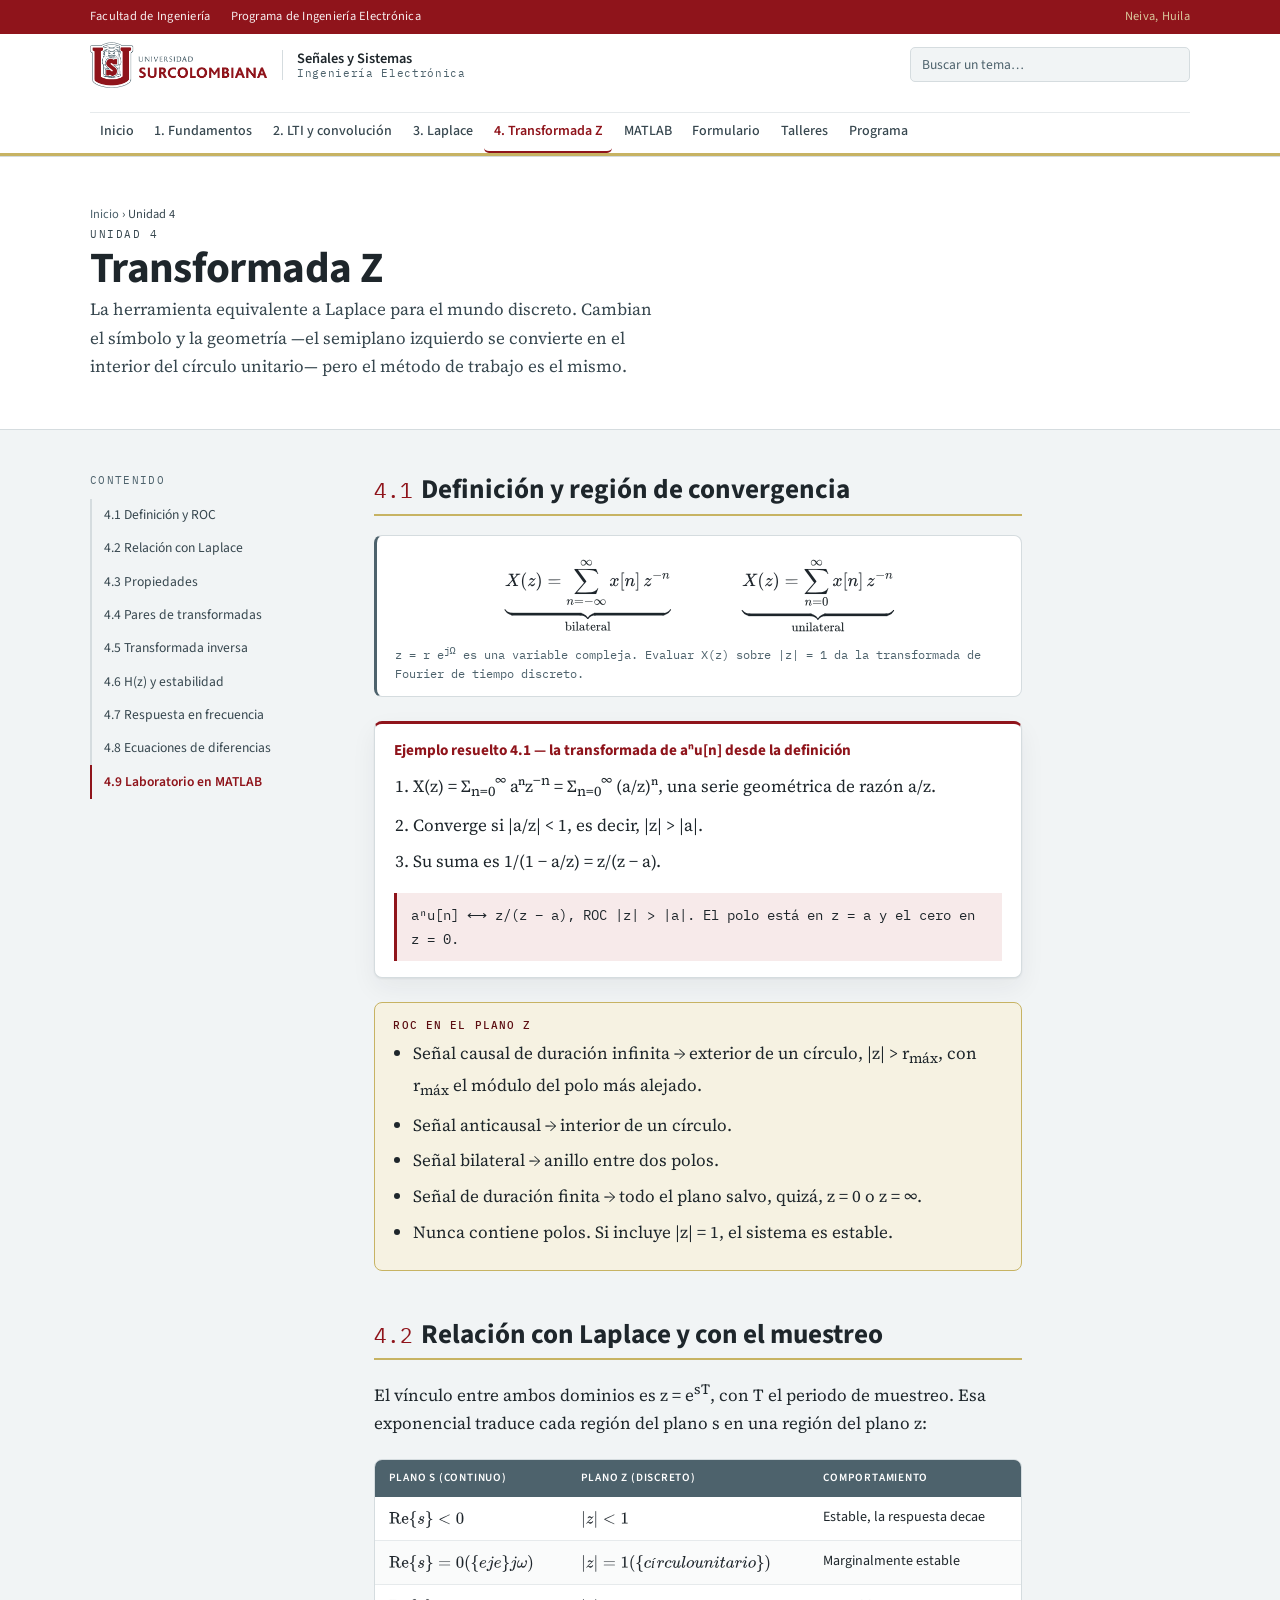
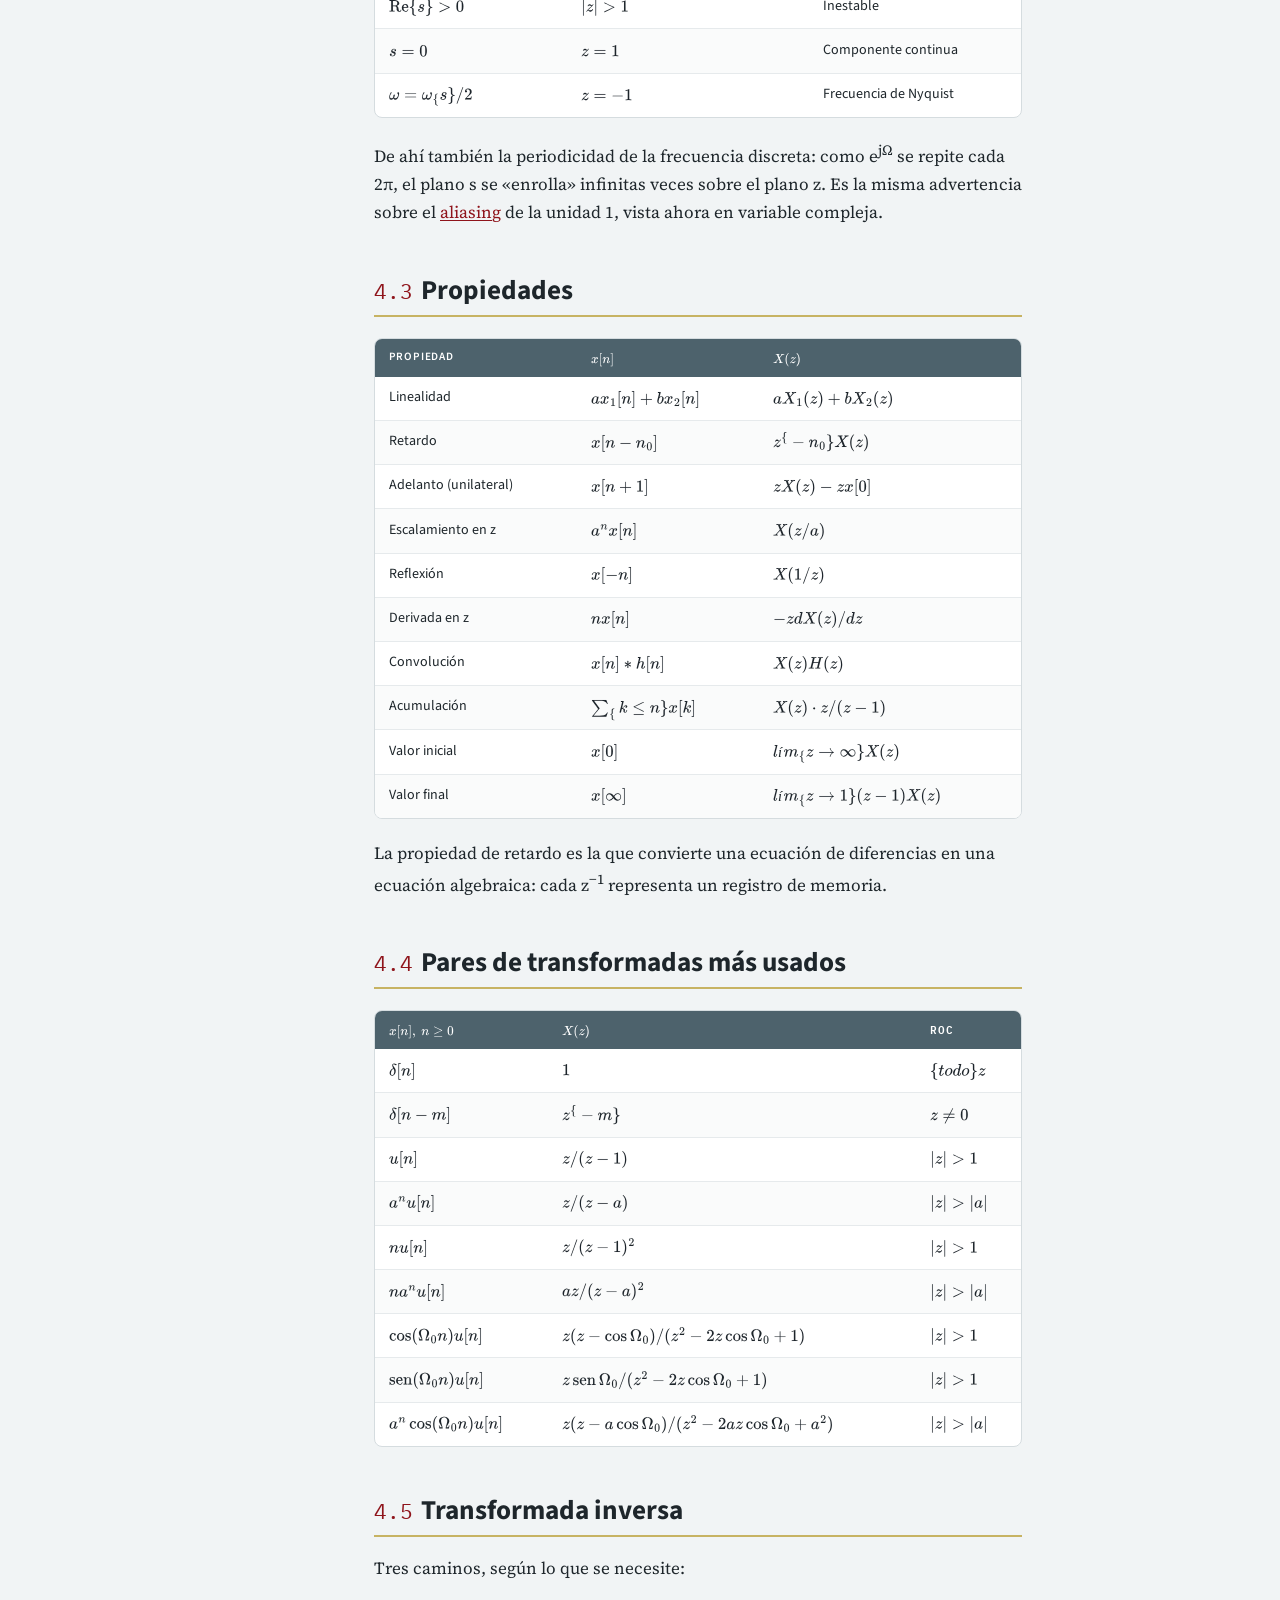
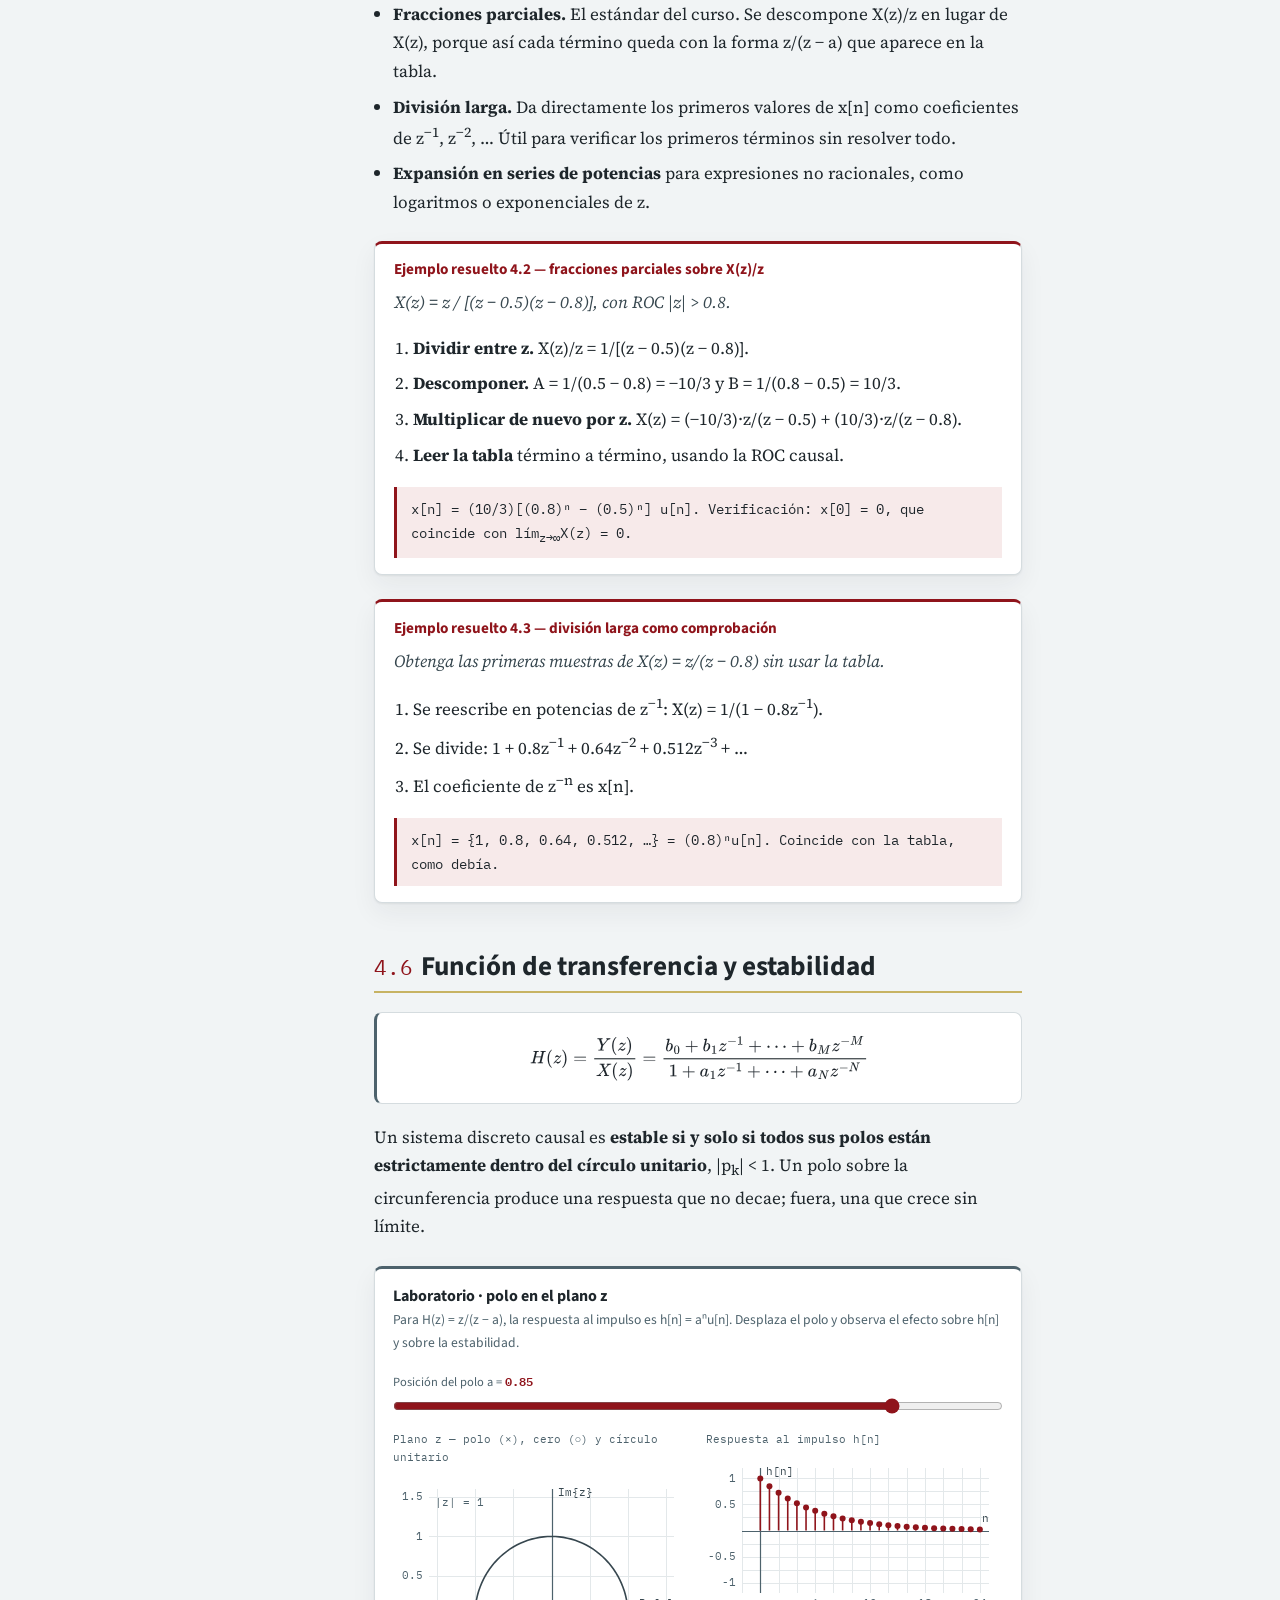
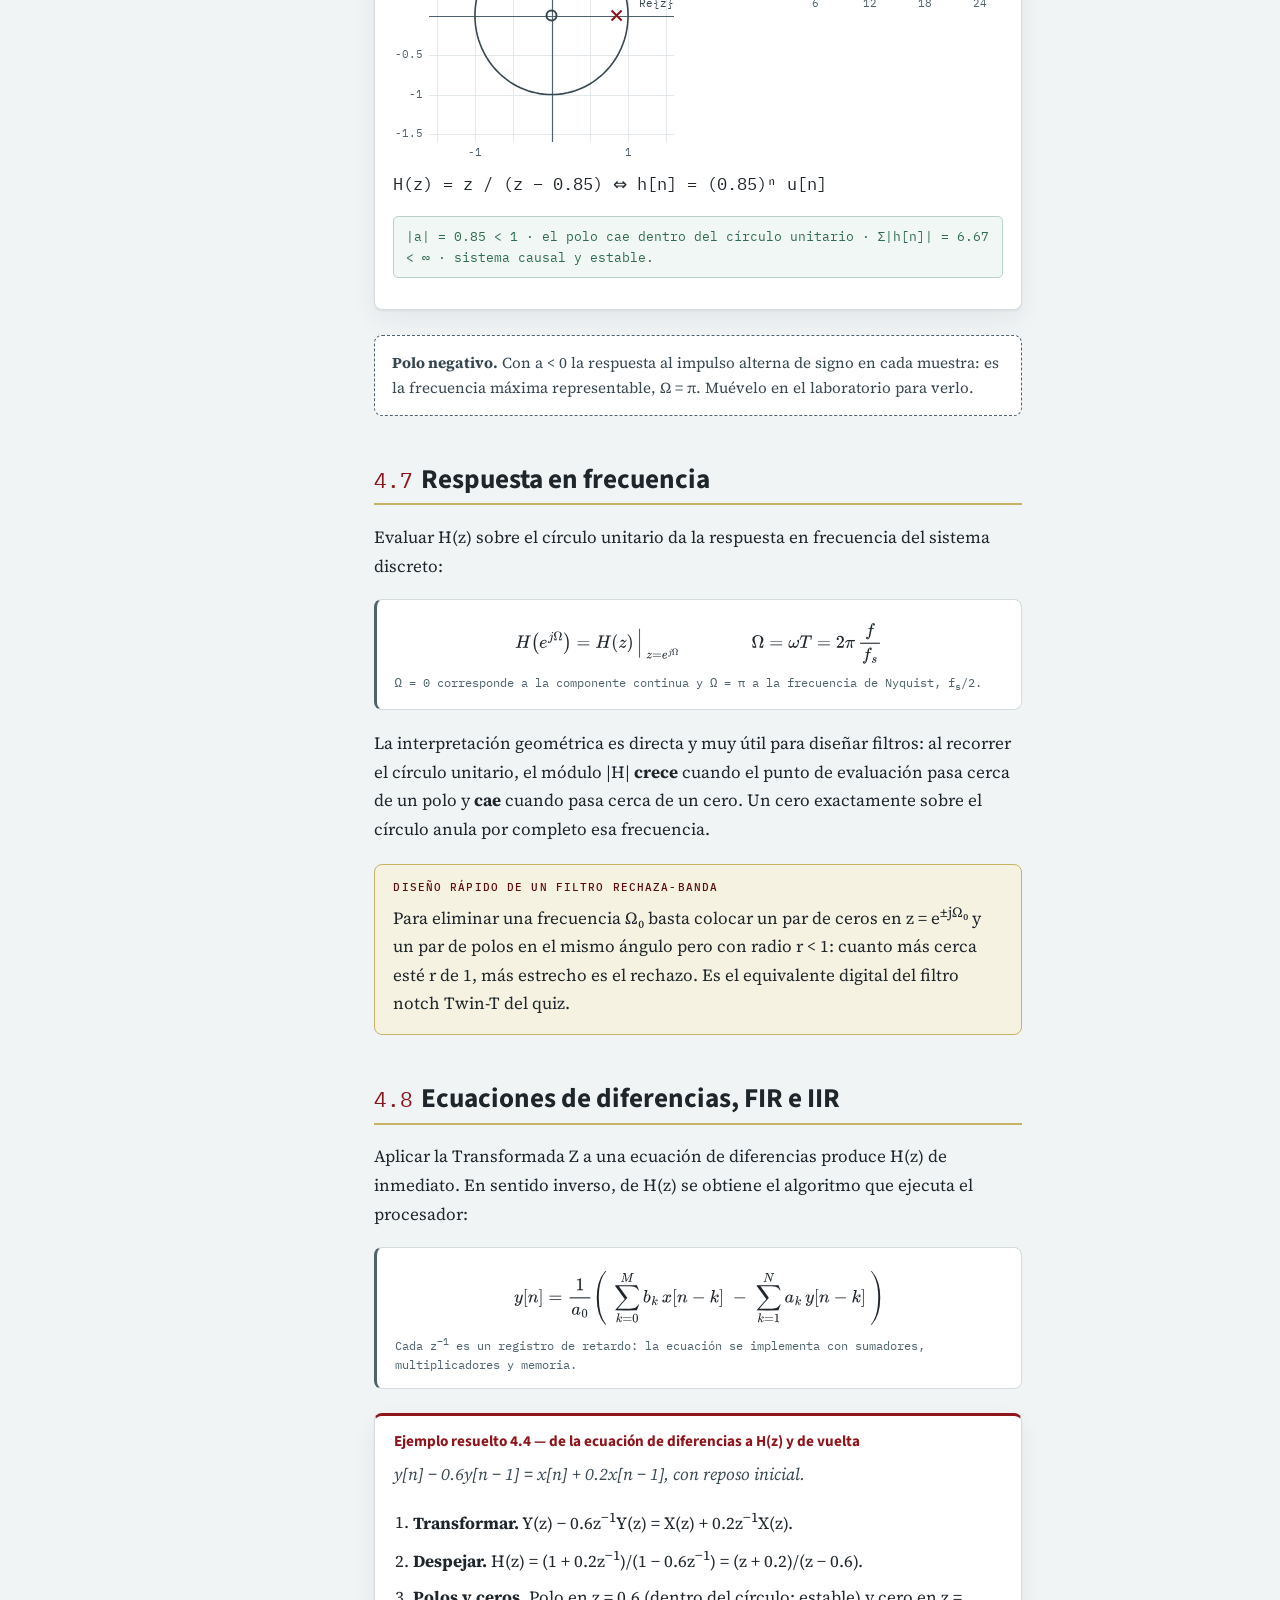
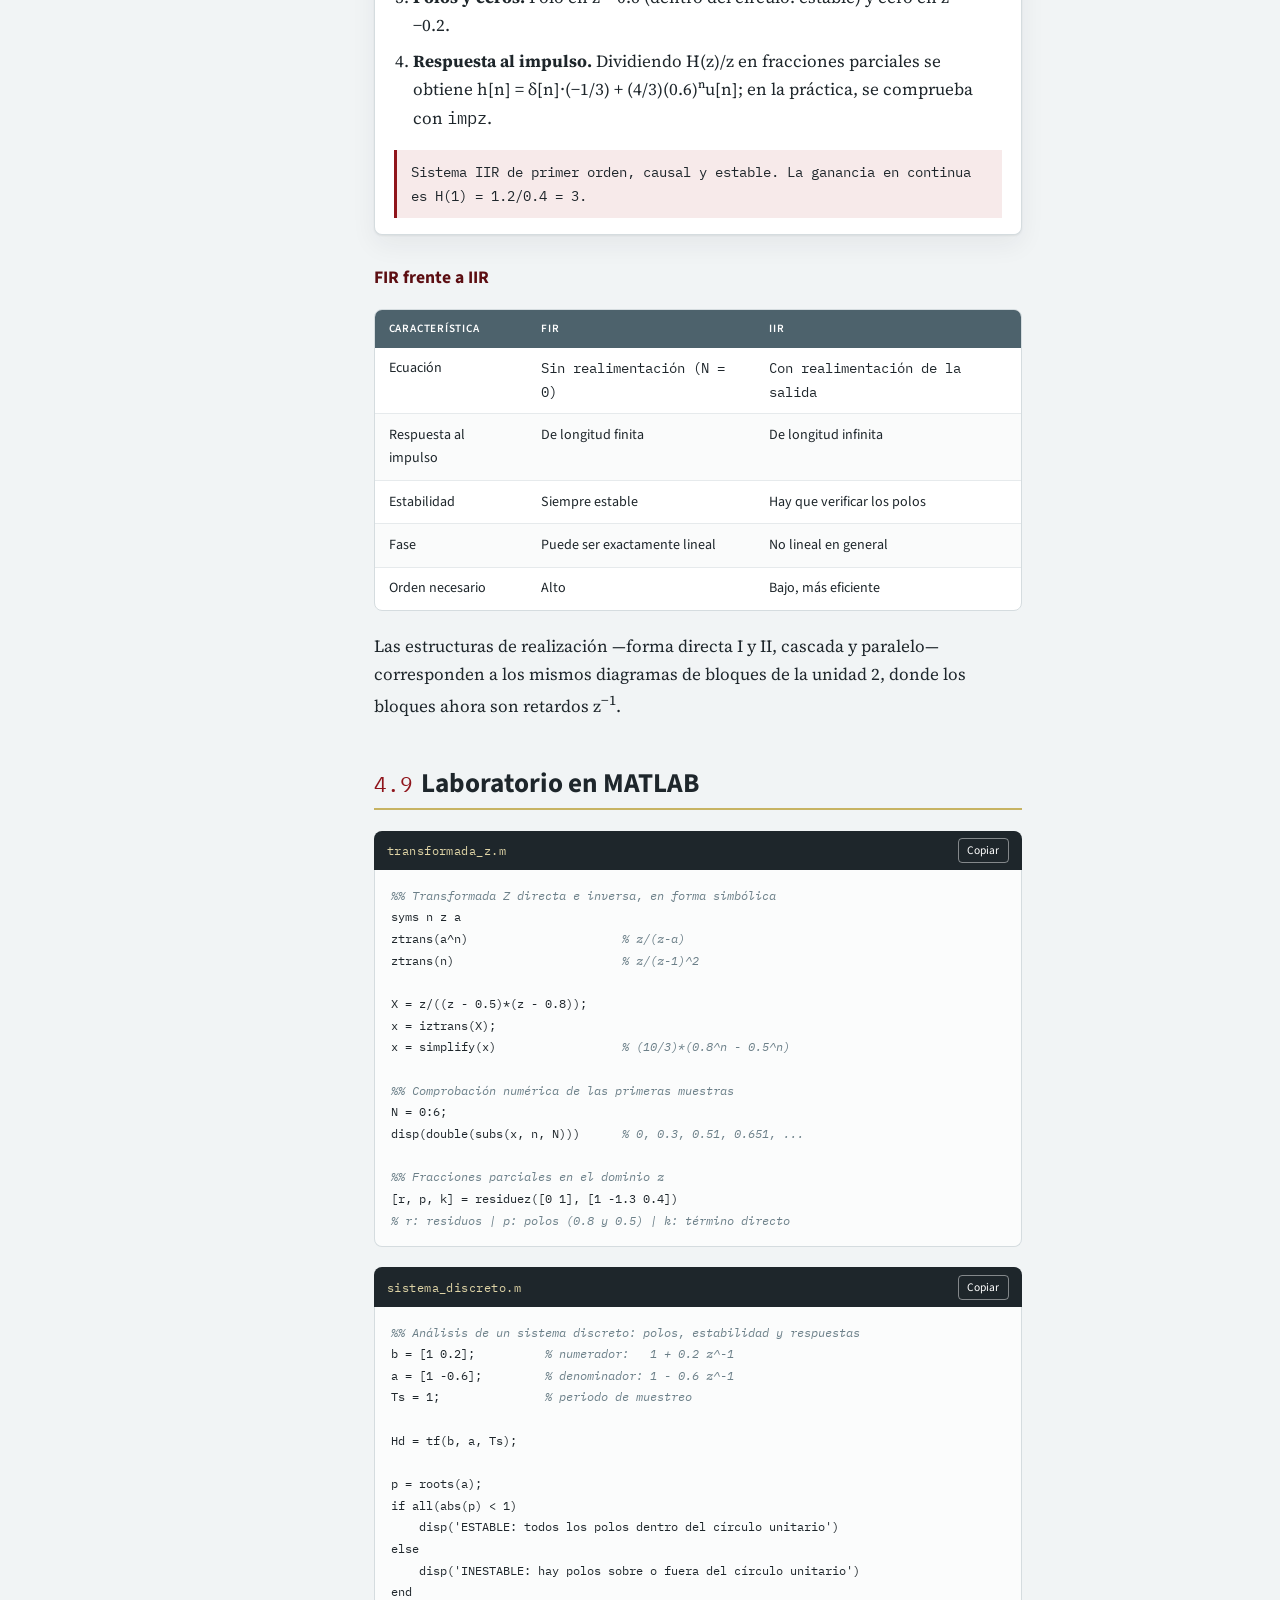
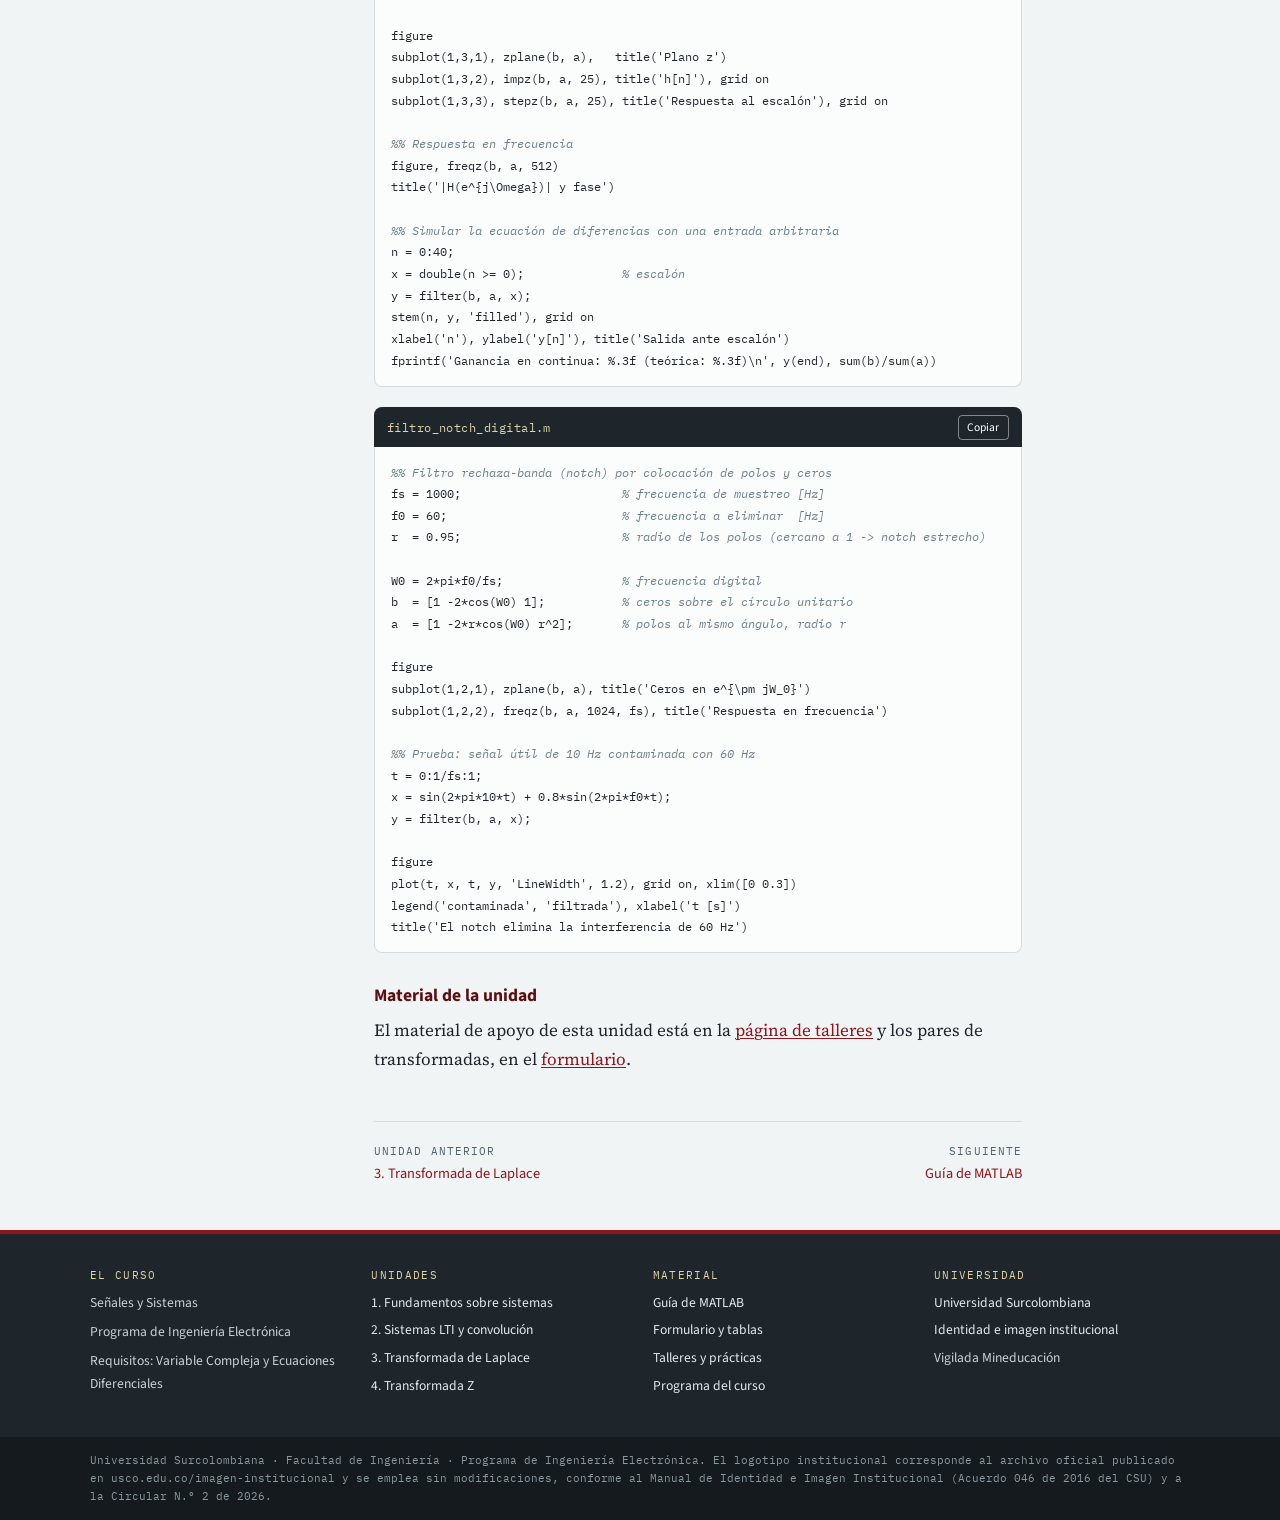
<file: unidad-4.html>
<!DOCTYPE html>
<html lang="es">
<head>
<meta charset="utf-8">
<meta name="viewport" content="width=device-width, initial-scale=1, viewport-fit=cover">
<meta name="description" content="Unidad 4 del curso Señales y Sistemas: Transformada Z, región de convergencia, propiedades, transformada inversa, función de transferencia H(z), estabilidad en el círculo unitario, respuesta en frecuencia y realizaciones FIR e IIR, con ejemplos en MATLAB.">
<title>Unidad 4 · Transformada Z</title>
<link rel="icon" href="img/favicon.svg" type="image/svg+xml">
<link rel="preconnect" href="https://fonts.googleapis.com">
<link rel="preconnect" href="https://fonts.gstatic.com" crossorigin>
<link rel="stylesheet" href="https://fonts.googleapis.com/css2?family=IBM+Plex+Mono:wght@400;500&amp;family=Source+Sans+3:wght@400;500;600;700&amp;family=Source+Serif+4:opsz,wght@8..60,400;8..60,600&amp;display=swap">
<link rel="stylesheet" href="css/estilos.css">
</head>
<body>
<a class="saltar" href="#principal">Saltar al contenido</a>

<div class="franja">
  <div class="shell">
    <span>Facultad de Ingeniería</span>
    <span>Programa de Ingeniería Electrónica</span>
    <span class="sede">Neiva, Huila</span>
  </div>
</div>

<header class="cabecera">
  <div class="shell">
    <a class="marca" href="index.html">
      <img src="img/universidad-surcolombiana.png" alt="Universidad Surcolombiana" width="347" height="90">
      <span class="curso">Señales y Sistemas<small>Ingeniería Electrónica</small></span>
    </a>
    <form class="buscador" role="search" onsubmit="return false">
      <label class="sr-only" for="q">Buscar en el sitio</label>
      <input type="search" id="q" placeholder="Buscar un tema…" autocomplete="off" aria-describedby="q-ayuda">
      <span class="sr-only" id="q-ayuda">Escribe para buscar entre las secciones del sitio</span>
      <div class="resultados" id="resultados" hidden></div>
    </form>
    <button class="menu-boton" type="button" aria-expanded="false" aria-controls="nav-principal">Menú</button>
    <nav class="nav" id="nav-principal" aria-label="Navegación principal">
      <ul>
        <li><a href="index.html">Inicio</a></li>
        <li><a href="unidad-1.html">1. Fundamentos</a></li>
        <li><a href="unidad-2.html">2. LTI y convolución</a></li>
        <li><a href="unidad-3.html">3. Laplace</a></li>
        <li><a href="unidad-4.html" aria-current="page">4. Transformada Z</a></li>
        <li><a href="matlab.html">MATLAB</a></li>
        <li><a href="formulario.html">Formulario</a></li>
        <li><a href="talleres.html">Talleres</a></li>
        <li><a href="programa.html">Programa</a></li>
      </ul>
    </nav>
  </div>
</header>

<main id="principal">

  <div class="unidad-portada">
    <div class="shell">
      <p class="miga"><a href="index.html">Inicio</a> › Unidad 4</p>
      <p class="etiqueta">Unidad 4</p>
      <h1>Transformada Z</h1>
      <p>La herramienta equivalente a Laplace para el mundo discreto. Cambian el símbolo y la geometría —el semiplano izquierdo se convierte en el interior del círculo unitario— pero el método de trabajo es el mismo.</p>
    </div>
  </div>

  <div class="shell">
    <div class="disposicion">

      <aside class="rail">
        <h2>Contenido</h2>
        <ol>
          <li><a href="#definicion">4.1 Definición y ROC</a></li>
          <li><a href="#relacion">4.2 Relación con Laplace</a></li>
          <li><a href="#propiedades">4.3 Propiedades</a></li>
          <li><a href="#pares">4.4 Pares de transformadas</a></li>
          <li><a href="#inversa">4.5 Transformada inversa</a></li>
          <li><a href="#transferencia">4.6 H(z) y estabilidad</a></li>
          <li><a href="#frecuencia">4.7 Respuesta en frecuencia</a></li>
          <li><a href="#diferencias">4.8 Ecuaciones de diferencias</a></li>
          <li><a href="#matlab">4.9 Laboratorio en MATLAB</a></li>
        </ol>
      </aside>

      <article class="articulo">

        <section id="definicion">
          <h2><span class="num-seccion">4.1</span>Definición y región de convergencia</h2>
          <div class="ec">
            \[ \underbrace{X(z) = \sum_{n=-\infty}^{\infty} x[n]\,z^{-n}}_{\text{bilateral}}
            \qquad\qquad
            \underbrace{X(z) = \sum_{n=0}^{\infty} x[n]\,z^{-n}}_{\text{unilateral}} \]
            <span class="nota">z = r e<sup>jΩ</sup> es una variable compleja. Evaluar X(z) sobre |z| = 1 da la transformada de Fourier de tiempo discreto.</span>
          </div>

          <div class="ejemplo">
            <h4>Ejemplo resuelto 4.1 — la transformada de aⁿu[n] desde la definición</h4>
            <ol>
              <li>X(z) = Σ<sub>n=0</sub><sup>∞</sup> aⁿz<sup>−n</sup> = Σ<sub>n=0</sub><sup>∞</sup> (a/z)ⁿ, una serie geométrica de razón a/z.</li>
              <li>Converge si |a/z| &lt; 1, es decir, |z| &gt; |a|.</li>
              <li>Su suma es 1/(1 − a/z) = z/(z − a).</li>
            </ol>
            <p class="resultado">aⁿu[n] ⟷ z/(z − a), ROC |z| &gt; |a|. El polo está en z = a y el cero en z = 0.</p>
          </div>

          <div class="definicion">
            <h4>ROC en el plano z</h4>
            <ul>
              <li>Señal causal de duración infinita → exterior de un círculo, |z| &gt; r<sub>máx</sub>, con r<sub>máx</sub> el módulo del polo más alejado.</li>
              <li>Señal anticausal → interior de un círculo.</li>
              <li>Señal bilateral → anillo entre dos polos.</li>
              <li>Señal de duración finita → todo el plano salvo, quizá, z = 0 o z = ∞.</li>
              <li>Nunca contiene polos. Si incluye |z| = 1, el sistema es estable.</li>
            </ul>
          </div>
        </section>

        <section id="relacion">
          <h2><span class="num-seccion">4.2</span>Relación con Laplace y con el muestreo</h2>
          <p>El vínculo entre ambos dominios es z = e<sup>sT</sup>, con T el periodo de muestreo. Esa exponencial traduce cada región del plano s en una región del plano z:</p>
          <div class="tabla-marco">
            <table>
              <caption class="sr-only">Correspondencia entre el plano s y el plano z</caption>
              <thead>
                <tr><th>Plano s (continuo)</th><th>Plano z (discreto)</th><th>Comportamiento</th></tr>
              </thead>
              <tbody>
                <tr><td class="mono">\( \operatorname{Re}\{s\} &lt; 0 \)</td><td class="mono">\( |z| &lt; 1 \)</td><td>Estable, la respuesta decae</td></tr>
                <tr><td class="mono">\( \operatorname{Re}\{s\} = 0 (\text\{eje \} j\omega) \)</td><td class="mono">\( |z| = 1 (\text\{círculo unitario\}) \)</td><td>Marginalmente estable</td></tr>
                <tr><td class="mono">\( \operatorname{Re}\{s\} &gt; 0 \)</td><td class="mono">\( |z| &gt; 1 \)</td><td>Inestable</td></tr>
                <tr><td class="mono">\( s = 0 \)</td><td class="mono">\( z = 1 \)</td><td>Componente continua</td></tr>
                <tr><td class="mono">\( \omega = \omega _\{s\}/2 \)</td><td class="mono">\( z = -1 \)</td><td>Frecuencia de Nyquist</td></tr>
              </tbody>
            </table>
          </div>
          <p>De ahí también la periodicidad de la frecuencia discreta: como e<sup>jΩ</sup> se repite cada 2π, el plano s se «enrolla» infinitas veces sobre el plano z. Es la misma advertencia sobre el <a href="unidad-1.html#muestreo">aliasing</a> de la unidad 1, vista ahora en variable compleja.</p>
        </section>

        <section id="propiedades">
          <h2><span class="num-seccion">4.3</span>Propiedades</h2>
          <div class="tabla-marco">
            <table>
              <caption class="sr-only">Propiedades de la Transformada Z</caption>
              <thead>
                <tr><th>Propiedad</th><th class="mono">\( x[n] \)</th><th class="mono">\( X(z) \)</th></tr>
              </thead>
              <tbody>
                <tr><td>Linealidad</td><td class="mono">\( a x_{1}[n] + b x_{2}[n] \)</td><td class="mono">\( a X_{1}(z) + b X_{2}(z) \)</td></tr>
                <tr><td>Retardo</td><td class="mono">\( x[n - n_{0}] \)</td><td class="mono">\( z^\{-n_{0}\} X(z) \)</td></tr>
                <tr><td>Adelanto (unilateral)</td><td class="mono">\( x[n + 1] \)</td><td class="mono">\( z X(z) - z x[0] \)</td></tr>
                <tr><td>Escalamiento en z</td><td class="mono">\( a^{n} x[n] \)</td><td class="mono">\( X(z/a) \)</td></tr>
                <tr><td>Reflexión</td><td class="mono">\( x[-n] \)</td><td class="mono">\( X(1/z) \)</td></tr>
                <tr><td>Derivada en z</td><td class="mono">\( n x[n] \)</td><td class="mono">\( -z dX(z)/dz \)</td></tr>
                <tr><td>Convolución</td><td class="mono">\( x[n] \ast h[n] \)</td><td class="mono">\( X(z) H(z) \)</td></tr>
                <tr><td>Acumulación</td><td class="mono">\( \sum _\{k \le n\} x[k] \)</td><td class="mono">\( X(z) \cdot z/(z - 1) \)</td></tr>
                <tr><td>Valor inicial</td><td class="mono">\( x[0] \)</td><td class="mono">\( lím_\{z \to \infty\} X(z) \)</td></tr>
                <tr><td>Valor final</td><td class="mono">\( x[\infty] \)</td><td class="mono">\( lím_\{z \to 1\} (z - 1)X(z) \)</td></tr>
              </tbody>
            </table>
          </div>
          <p>La propiedad de retardo es la que convierte una ecuación de diferencias en una ecuación algebraica: cada z<sup>−1</sup> representa un registro de memoria.</p>
        </section>

        <section id="pares">
          <h2><span class="num-seccion">4.4</span>Pares de transformadas más usados</h2>
          <div class="tabla-marco">
            <table>
              <caption class="sr-only">Pares de la Transformada Z para señales causales</caption>
              <thead>
                <tr><th class="mono">\( x[n], \ n \ge 0 \)</th><th class="mono">\( X(z) \)</th><th class="mono">ROC</th></tr>
              </thead>
              <tbody>
                <tr><td class="mono">\( \delta [n] \)</td><td class="mono">\( 1 \)</td><td class="mono">\( \text\{todo \} z \)</td></tr>
                <tr><td class="mono">\( \delta [n - m] \)</td><td class="mono">\( z^\{-m\} \)</td><td class="mono">\( z \ne 0 \)</td></tr>
                <tr><td class="mono">\( u[n] \)</td><td class="mono">\( z/(z - 1) \)</td><td class="mono">\( |z| &gt; 1 \)</td></tr>
                <tr><td class="mono">\( a^{n} u[n] \)</td><td class="mono">\( z/(z - a) \)</td><td class="mono">\( |z| &gt; |a| \)</td></tr>
                <tr><td class="mono">\( n u[n] \)</td><td class="mono">\( z/(z - 1)^{2} \)</td><td class="mono">\( |z| &gt; 1 \)</td></tr>
                <tr><td class="mono">\( n a^{n} u[n] \)</td><td class="mono">\( az/(z - a)^{2} \)</td><td class="mono">\( |z| &gt; |a| \)</td></tr>
                <tr><td class="mono">\( \cos(\Omega _{0}n) u[n] \)</td><td class="mono">\( z(z - \cos\Omega _{0})/(z^{2} - 2z \cos\Omega _{0} + 1) \)</td><td class="mono">\( |z| &gt; 1 \)</td></tr>
                <tr><td class="mono">\( \operatorname{sen}(\Omega _{0}n) u[n] \)</td><td class="mono">\( z \operatorname{sen}\Omega _{0}/(z^{2} - 2z \cos\Omega _{0} + 1) \)</td><td class="mono">\( |z| &gt; 1 \)</td></tr>
                <tr><td class="mono">\( a^{n}\cos(\Omega _{0}n) u[n] \)</td><td class="mono">\( z(z - a \cos\Omega _{0})/(z^{2} - 2az \cos\Omega _{0} + a^{2}) \)</td><td class="mono">\( |z| &gt; |a| \)</td></tr>
              </tbody>
            </table>
          </div>
        </section>

        <section id="inversa">
          <h2><span class="num-seccion">4.5</span>Transformada inversa</h2>
          <p>Tres caminos, según lo que se necesite:</p>
          <ul>
            <li><strong>Fracciones parciales.</strong> El estándar del curso. Se descompone X(z)/z en lugar de X(z), porque así cada término queda con la forma z/(z − a) que aparece en la tabla.</li>
            <li><strong>División larga.</strong> Da directamente los primeros valores de x[n] como coeficientes de z<sup>−1</sup>, z<sup>−2</sup>, … Útil para verificar los primeros términos sin resolver todo.</li>
            <li><strong>Expansión en series de potencias</strong> para expresiones no racionales, como logaritmos o exponenciales de z.</li>
          </ul>

          <div class="ejemplo">
            <h4>Ejemplo resuelto 4.2 — fracciones parciales sobre X(z)/z</h4>
            <p class="enunciado">X(z) = z / [(z − 0.5)(z − 0.8)], con ROC |z| &gt; 0.8.</p>
            <ol>
              <li><strong>Dividir entre z.</strong> X(z)/z = 1/[(z − 0.5)(z − 0.8)].</li>
              <li><strong>Descomponer.</strong> A = 1/(0.5 − 0.8) = −10/3 y B = 1/(0.8 − 0.5) = 10/3.</li>
              <li><strong>Multiplicar de nuevo por z.</strong> X(z) = (−10/3)·z/(z − 0.5) + (10/3)·z/(z − 0.8).</li>
              <li><strong>Leer la tabla</strong> término a término, usando la ROC causal.</li>
            </ol>
            <p class="resultado">x[n] = (10/3)[(0.8)ⁿ − (0.5)ⁿ] u[n]. Verificación: x[0] = 0, que coincide con lím<sub>z→∞</sub>X(z) = 0.</p>
          </div>

          <div class="ejemplo">
            <h4>Ejemplo resuelto 4.3 — división larga como comprobación</h4>
            <p class="enunciado">Obtenga las primeras muestras de X(z) = z/(z − 0.8) sin usar la tabla.</p>
            <ol>
              <li>Se reescribe en potencias de z<sup>−1</sup>: X(z) = 1/(1 − 0.8z<sup>−1</sup>).</li>
              <li>Se divide: 1 + 0.8z<sup>−1</sup> + 0.64z<sup>−2</sup> + 0.512z<sup>−3</sup> + …</li>
              <li>El coeficiente de z<sup>−n</sup> es x[n].</li>
            </ol>
            <p class="resultado">x[n] = {1, 0.8, 0.64, 0.512, …} = (0.8)ⁿu[n]. Coincide con la tabla, como debía.</p>
          </div>
        </section>

        <section id="transferencia">
          <h2><span class="num-seccion">4.6</span>Función de transferencia y estabilidad</h2>
          <div class="ec">
            \[ H(z) = \frac{Y(z)}{X(z)}
            = \frac{b_0 + b_1 z^{-1} + \dots + b_M z^{-M}}{1 + a_1 z^{-1} + \dots + a_N z^{-N}} \]
          </div>
          <p>Un sistema discreto causal es <strong>estable si y solo si todos sus polos están estrictamente dentro del círculo unitario</strong>, |p<sub>k</sub>| &lt; 1. Un polo sobre la circunferencia produce una respuesta que no decae; fuera, una que crece sin límite.</p>

          <div class="lab">
            <h3>Laboratorio · polo en el plano z</h3>
            <p class="ayuda">Para H(z) = z/(z − a), la respuesta al impulso es h[n] = aⁿu[n]. Desplaza el polo y observa el efecto sobre h[n] y sobre la estabilidad.</p>
            <div class="controles">
              <div class="control">
                <label for="rng-polo">Posición del polo a = <output id="out-polo" for="rng-polo">0.85</output></label>
                <input type="range" id="rng-polo" min="-1.3" max="1.3" step="0.05" value="0.85">
              </div>
            </div>
            <div class="par">
              <figure>
                <figcaption>Plano z — polo (×), cero (○) y círculo unitario</figcaption>
                <canvas id="g-plano-z" class="plano" width="420" height="420" role="img" aria-label="Plano complejo z con el círculo unitario, el polo y el cero del sistema."></canvas>
              </figure>
              <figure>
                <figcaption>Respuesta al impulso h[n]</figcaption>
                <canvas id="g-impulso-z" width="480" height="270" role="img" aria-label="Gráfica de tallos de la respuesta al impulso del sistema discreto."></canvas>
              </figure>
            </div>
            <p class="mono" id="ft-z">H(z) = …</p>
            <p class="veredicto estable" id="vered-z">…</p>
          </div>

          <div class="aviso">
            <strong>Polo negativo.</strong> Con a &lt; 0 la respuesta al impulso alterna de signo en cada muestra: es la frecuencia máxima representable, Ω = π. Muévelo en el laboratorio para verlo.
          </div>
        </section>

        <section id="frecuencia">
          <h2><span class="num-seccion">4.7</span>Respuesta en frecuencia</h2>
          <p>Evaluar H(z) sobre el círculo unitario da la respuesta en frecuencia del sistema discreto:</p>
          <div class="ec">
            \[ H\!\left(e^{j\Omega}\right) = H(z)\,\Big|_{\,z = e^{j\Omega}}
            \qquad\qquad \Omega = \omega T = 2\pi\,\frac{f}{f_s} \]
            <span class="nota">Ω = 0 corresponde a la componente continua y Ω = π a la frecuencia de Nyquist, f<sub>s</sub>/2.</span>
          </div>
          <p>La interpretación geométrica es directa y muy útil para diseñar filtros: al recorrer el círculo unitario, el módulo |H| <strong>crece</strong> cuando el punto de evaluación pasa cerca de un polo y <strong>cae</strong> cuando pasa cerca de un cero. Un cero exactamente sobre el círculo anula por completo esa frecuencia.</p>
          <div class="definicion">
            <h4>Diseño rápido de un filtro rechaza-banda</h4>
            <p>Para eliminar una frecuencia Ω₀ basta colocar un par de ceros en z = e<sup>±jΩ₀</sup> y un par de polos en el mismo ángulo pero con radio r &lt; 1: cuanto más cerca esté r de 1, más estrecho es el rechazo. Es el equivalente digital del filtro notch Twin-T del quiz.</p>
          </div>
        </section>

        <section id="diferencias">
          <h2><span class="num-seccion">4.8</span>Ecuaciones de diferencias, FIR e IIR</h2>
          <p>Aplicar la Transformada Z a una ecuación de diferencias produce H(z) de inmediato. En sentido inverso, de H(z) se obtiene el algoritmo que ejecuta el procesador:</p>
          <div class="ec">
            \[ y[n] = \frac{1}{a_0}\left(\ \sum_{k=0}^{M} b_k\,x[n-k]
            \;-\; \sum_{k=1}^{N} a_k\,y[n-k] \ \right) \]
            <span class="nota">Cada z<sup>−1</sup> es un registro de retardo: la ecuación se implementa con sumadores, multiplicadores y memoria.</span>
          </div>

          <div class="ejemplo">
            <h4>Ejemplo resuelto 4.4 — de la ecuación de diferencias a H(z) y de vuelta</h4>
            <p class="enunciado">y[n] − 0.6y[n − 1] = x[n] + 0.2x[n − 1], con reposo inicial.</p>
            <ol>
              <li><strong>Transformar.</strong> Y(z) − 0.6z<sup>−1</sup>Y(z) = X(z) + 0.2z<sup>−1</sup>X(z).</li>
              <li><strong>Despejar.</strong> H(z) = (1 + 0.2z<sup>−1</sup>)/(1 − 0.6z<sup>−1</sup>) = (z + 0.2)/(z − 0.6).</li>
              <li><strong>Polos y ceros.</strong> Polo en z = 0.6 (dentro del círculo: estable) y cero en z = −0.2.</li>
              <li><strong>Respuesta al impulso.</strong> Dividiendo H(z)/z en fracciones parciales se obtiene h[n] = δ[n]·(−1/3) + (4/3)(0.6)ⁿu[n]; en la práctica, se comprueba con <span class="mono">impz</span>.</li>
            </ol>
            <p class="resultado">Sistema IIR de primer orden, causal y estable. La ganancia en continua es H(1) = 1.2/0.4 = 3.</p>
          </div>

          <h3>FIR frente a IIR</h3>
          <div class="tabla-marco">
            <table>
              <caption class="sr-only">Comparación entre sistemas FIR e IIR</caption>
              <thead>
                <tr><th>Característica</th><th>FIR</th><th>IIR</th></tr>
              </thead>
              <tbody>
                <tr><td>Ecuación</td><td class="mono">Sin realimentación (N = 0)</td><td class="mono">Con realimentación de la salida</td></tr>
                <tr><td>Respuesta al impulso</td><td>De longitud finita</td><td>De longitud infinita</td></tr>
                <tr><td>Estabilidad</td><td>Siempre estable</td><td>Hay que verificar los polos</td></tr>
                <tr><td>Fase</td><td>Puede ser exactamente lineal</td><td>No lineal en general</td></tr>
                <tr><td>Orden necesario</td><td>Alto</td><td>Bajo, más eficiente</td></tr>
              </tbody>
            </table>
          </div>
          <p>Las estructuras de realización —forma directa I y II, cascada y paralelo— corresponden a los mismos diagramas de bloques de la unidad 2, donde los bloques ahora son retardos z<sup>−1</sup>.</p>
        </section>

        <section id="matlab">
          <h2><span class="num-seccion">4.9</span>Laboratorio en MATLAB</h2>

          <div class="bloque-codigo">
            <div class="barra-codigo"><span class="archivo">transformada_z.m</span><button class="copiar" type="button">Copiar</button></div>
<pre><code><span class="c">%% Transformada Z directa e inversa, en forma simbólica</span>
syms n z a
ztrans(a^n)                      <span class="c">% z/(z-a)</span>
ztrans(n)                        <span class="c">% z/(z-1)^2</span>

X = z/((z - 0.5)*(z - 0.8));
x = iztrans(X);
x = simplify(x)                  <span class="c">% (10/3)*(0.8^n - 0.5^n)</span>

<span class="c">%% Comprobación numérica de las primeras muestras</span>
N = 0:6;
disp(double(subs(x, n, N)))      <span class="c">% 0, 0.3, 0.51, 0.651, ...</span>

<span class="c">%% Fracciones parciales en el dominio z</span>
[r, p, k] = residuez([0 1], [1 -1.3 0.4])
<span class="c">% r: residuos | p: polos (0.8 y 0.5) | k: término directo</span></code></pre>
          </div>

          <div class="bloque-codigo">
            <div class="barra-codigo"><span class="archivo">sistema_discreto.m</span><button class="copiar" type="button">Copiar</button></div>
<pre><code><span class="c">%% Análisis de un sistema discreto: polos, estabilidad y respuestas</span>
b = [1 0.2];          <span class="c">% numerador:   1 + 0.2 z^-1</span>
a = [1 -0.6];         <span class="c">% denominador: 1 - 0.6 z^-1</span>
Ts = 1;               <span class="c">% periodo de muestreo</span>

Hd = tf(b, a, Ts);

p = roots(a);
if all(abs(p) &lt; 1)
    disp('ESTABLE: todos los polos dentro del círculo unitario')
else
    disp('INESTABLE: hay polos sobre o fuera del círculo unitario')
end

figure
subplot(1,3,1), zplane(b, a),   title('Plano z')
subplot(1,3,2), impz(b, a, 25), title('h[n]'), grid on
subplot(1,3,3), stepz(b, a, 25), title('Respuesta al escalón'), grid on

<span class="c">%% Respuesta en frecuencia</span>
figure, freqz(b, a, 512)
title('|H(e^{j\Omega})| y fase')

<span class="c">%% Simular la ecuación de diferencias con una entrada arbitraria</span>
n = 0:40;
x = double(n &gt;= 0);              <span class="c">% escalón</span>
y = filter(b, a, x);
stem(n, y, 'filled'), grid on
xlabel('n'), ylabel('y[n]'), title('Salida ante escalón')
fprintf('Ganancia en continua: %.3f (teórica: %.3f)\n', y(end), sum(b)/sum(a))</code></pre>
          </div>

          <div class="bloque-codigo">
            <div class="barra-codigo"><span class="archivo">filtro_notch_digital.m</span><button class="copiar" type="button">Copiar</button></div>
<pre><code><span class="c">%% Filtro rechaza-banda (notch) por colocación de polos y ceros</span>
fs = 1000;                       <span class="c">% frecuencia de muestreo [Hz]</span>
f0 = 60;                         <span class="c">% frecuencia a eliminar  [Hz]</span>
r  = 0.95;                       <span class="c">% radio de los polos (cercano a 1 -> notch estrecho)</span>

W0 = 2*pi*f0/fs;                 <span class="c">% frecuencia digital</span>
b  = [1 -2*cos(W0) 1];           <span class="c">% ceros sobre el círculo unitario</span>
a  = [1 -2*r*cos(W0) r^2];       <span class="c">% polos al mismo ángulo, radio r</span>

figure
subplot(1,2,1), zplane(b, a), title('Ceros en e^{\pm jW_0}')
subplot(1,2,2), freqz(b, a, 1024, fs), title('Respuesta en frecuencia')

<span class="c">%% Prueba: señal útil de 10 Hz contaminada con 60 Hz</span>
t = 0:1/fs:1;
x = sin(2*pi*10*t) + 0.8*sin(2*pi*f0*t);
y = filter(b, a, x);

figure
plot(t, x, t, y, 'LineWidth', 1.2), grid on, xlim([0 0.3])
legend('contaminada', 'filtrada'), xlabel('t [s]')
title('El notch elimina la interferencia de 60 Hz')</code></pre>
          </div>

          <h3>Material de la unidad</h3>
          <p>El material de apoyo de esta unidad está en la <a href="talleres.html">página de talleres</a> y los pares de transformadas, en el <a href="formulario.html">formulario</a>.</p>
        </section>

        <nav class="paginacion" aria-label="Navegación entre unidades">
          <a href="unidad-3.html"><small>Unidad anterior</small>3. Transformada de Laplace</a>
          <a class="siguiente" href="matlab.html"><small>Siguiente</small>Guía de MATLAB</a>
        </nav>

      </article>
    </div>
  </div>
</main>

<footer class="pie">
  <div class="shell">
    <div>
      <h2>El curso</h2>
      <p>Señales y Sistemas</p>
      <p>Programa de Ingeniería Electrónica</p>
      <p>Requisitos: Variable Compleja y Ecuaciones Diferenciales</p>
    </div>
    <div>
      <h2>Unidades</h2>
      <ul>
        <li><a href="unidad-1.html">1. Fundamentos sobre sistemas</a></li>
        <li><a href="unidad-2.html">2. Sistemas LTI y convolución</a></li>
        <li><a href="unidad-3.html">3. Transformada de Laplace</a></li>
        <li><a href="unidad-4.html">4. Transformada Z</a></li>
      </ul>
    </div>
    <div>
      <h2>Material</h2>
      <ul>
        <li><a href="matlab.html">Guía de MATLAB</a></li>
        <li><a href="formulario.html">Formulario y tablas</a></li>
        <li><a href="talleres.html">Talleres y prácticas</a></li>
        <li><a href="programa.html">Programa del curso</a></li>
      </ul>
    </div>
    <div>
      <h2>Universidad</h2>
      <ul>
        <li><a href="https://www.usco.edu.co/">Universidad Surcolombiana</a></li>
        <li><a href="https://www.usco.edu.co/imagen-institucional/">Identidad e imagen institucional</a></li>
      </ul>
      <p>Vigilada Mineducación</p>
    </div>
  </div>
  <div class="pie-legal">
    <div class="shell">
      Universidad Surcolombiana · Facultad de Ingeniería · Programa de Ingeniería Electrónica.
      El logotipo institucional corresponde al archivo oficial publicado en
      usco.edu.co/imagen-institucional y se emplea sin modificaciones, conforme al Manual de Identidad e Imagen Institucional
      (Acuerdo 046 de 2016 del CSU) y a la Circular N.º 2 de 2026.
    </div>
  </div>
</footer>

<script>
window.MathJax = {
  tex: {
    inlineMath: [['\\(', '\\)']],
    displayMath: [['\\[', '\\]']]
  },
  svg: { fontCache: 'global', scale: 1.02 },
  options: { skipHtmlTags: ['script', 'noscript', 'style', 'textarea', 'pre', 'code'] }
};
document.documentElement.className += ' math-pendiente';
</script>
<script id="MathJax-script" src="js/tex-svg.js"></script>
<script src="js/indice.js"></script>
<script src="js/app.js"></script>
</body>
</html>
</file>
<file: css/estilos.css>
﻿@charset "utf-8";

/* =========================================================
   Señales y Sistemas — BEINEL021
   Universidad Surcolombiana · Ingeniería Electrónica

   Identidad visual conforme al Manual de Identidad e Imagen
   Institucional (Acuerdo 046 de 2016 del CSU) y a la Circular
   N.º 2 de 2026 de la Oficina Asesora de Comunicaciones:
     · Colores oficiales: vinotinto, ocre y gris.
     · El logotipo se inserta con el archivo oficial
       descargado de usco.edu.co/imagen-institucional,
       sin recolorear, deformar ni aplicarle efectos.
     · Se ubica una sola vez, en la parte superior izquierda,
       sobre fondo limpio y con área de protección.

   El sitio usa un único esquema claro para no reinterpretar
   cromáticamente la identidad institucional.
   ========================================================= */

/* ---------- 1. Tokens ---------- */
:root {
  color-scheme: light;

  /* Colores institucionales oficiales */
  --vinotinto: #8f141b;
  --vinotinto-oscuro: #5c0e12;
  --ocre: #dfd4a6;
  --ocre-oscuro: #c7b363;
  --gris: #4d626c;
  --gris-oscuro: #1e262b;

  /* Aplicación a la interfaz */
  --bg: #f1f4f5;
  --surface: #ffffff;
  --surface-2: #e9edef;
  --ink: #1e262b;
  --ink-soft: #37474f;
  --muted: #4d626c;
  --line: #d5dcdf;
  --line-soft: #e6eaec;
  --accent: #8f141b;
  --accent-ink: #ffffff;
  --accent-soft: #f7eaea;
  --ocre-suave: #f6f2e2;

  /* Series de datos en las gráficas */
  --signal-c: #8f141b;   /* señales y sistemas en tiempo continuo */
  --signal-d: #8a6d1f;   /* tiempo discreto: ocre oscurecido para contraste AA */
  --grid: #e3e8ea;
  --ok: #2f6b4f;
  --warn: #9a5b06;

  --font-ui: "Source Sans 3", "Segoe UI", system-ui, sans-serif;
  --font-text: "Source Serif 4", Georgia, "Times New Roman", serif;
  --font-mono: "IBM Plex Mono", ui-monospace, Consolas, monospace;

  --gutter: clamp(1rem, 4vw, 2.5rem);
  --maxw: 1180px;
  --radius: 8px;
  --shadow: 0 1px 2px rgba(30, 38, 43, .07), 0 10px 26px rgba(30, 38, 43, .06);
}

/* ---------- 2. Base ---------- */
* { box-sizing: border-box; }

html { -webkit-text-size-adjust: 100%; }

body {
  margin: 0;
  background: var(--bg);
  color: var(--ink);
  font-family: var(--font-text);
  font-size: 1.0625rem;
  line-height: 1.68;
}

h1, h2, h3, h4 {
  font-family: var(--font-ui);
  font-weight: 700;
  line-height: 1.2;
  text-wrap: balance;
  margin: 0;
  color: var(--gris-oscuro);
}

h1 { font-size: clamp(1.8rem, 1.3rem + 2vw, 2.7rem); letter-spacing: -.015em; }
h2 { font-size: clamp(1.3rem, 1.1rem + .9vw, 1.7rem); }
h3 { font-size: 1.1rem; }
h4 { font-size: .95rem; }

p { margin: 0 0 1em; }

a { color: var(--vinotinto); text-decoration-thickness: 1px; text-underline-offset: 2px; }
a:hover { text-decoration-thickness: 2px; }

:focus-visible { outline: 2px solid var(--vinotinto); outline-offset: 2px; border-radius: 3px; }

img, svg { max-width: 100%; }
code, kbd, samp { font-family: var(--font-mono); font-size: .9em; }

/* ---------- 3. Estructura ---------- */
.shell {
  width: 100%;
  max-width: var(--maxw);
  margin-inline: auto;
  padding-inline: var(--gutter);
}

.saltar {
  position: absolute;
  left: -9999px;
  top: 0;
  background: var(--vinotinto);
  color: #ffffff;
  padding: .6rem 1rem;
  z-index: 60;
  font-family: var(--font-ui);
}
.saltar:focus { left: 0; }

/* ---------- 4. Franja institucional y cabecera ---------- */
.franja {
  background: var(--vinotinto);
  color: #ffffff;
  font-family: var(--font-ui);
  font-size: .78rem;
  letter-spacing: .02em;
}

.franja .shell {
  padding-block: .4rem;
  display: flex;
  gap: .5rem 1.25rem;
  flex-wrap: wrap;
  align-items: center;
}

.franja span { opacity: .92; }
.franja .sede { margin-left: auto; color: var(--ocre); }

.cabecera {
  position: sticky;
  top: env(safe-area-inset-top, 0px);
  z-index: 40;
  background: var(--surface);
  border-bottom: 3px solid var(--ocre-oscuro);
  box-shadow: 0 1px 0 var(--line);
}

.cabecera .shell {
  display: flex;
  align-items: center;
  gap: 1rem;
  min-height: 74px;
  flex-wrap: wrap;
}

/* Logotipo oficial: área de protección y tamaño mínimo legible.
   No se le aplica ningún filtro, recorte ni cambio de color. */
.marca {
  display: flex;
  align-items: center;
  gap: .9rem;
  text-decoration: none;
  color: inherit;
  margin-right: auto;
  padding: .5rem .9rem .5rem 0;
}

.marca img {
  display: block;
  height: 46px;
  width: auto;
  flex: none;
}

.marca .curso {
  font-family: var(--font-ui);
  font-size: .9rem;
  font-weight: 600;
  line-height: 1.2;
  color: var(--gris-oscuro);
  border-left: 1px solid var(--line);
  padding-left: .9rem;
}

.marca .curso small {
  display: block;
  font-family: var(--font-mono);
  font-size: .68rem;
  font-weight: 400;
  color: var(--muted);
  letter-spacing: .06em;
}

.menu-boton {
  display: none;
  font-family: var(--font-ui);
  font-size: .85rem;
  gap: .45rem;
  align-items: center;
  background: var(--surface-2);
  color: var(--ink);
  border: 1px solid var(--line);
  border-radius: 6px;
  padding: .5rem .75rem;
  cursor: pointer;
}

/* La navegación ocupa su propia fila, bajo el logotipo y el buscador */
.nav {
  flex-basis: 100%;
  border-top: 1px solid var(--line-soft);
}

.nav ul {
  list-style: none;
  display: flex;
  gap: .1rem;
  margin: 0;
  padding: 0;
  flex-wrap: wrap;
}

.nav a {
  display: block;
  font-family: var(--font-ui);
  font-size: .875rem;
  font-weight: 500;
  color: var(--ink-soft);
  text-decoration: none;
  padding: .45rem .6rem;
  border-radius: 5px;
  border-bottom: 2px solid transparent;
}

.nav a:hover { background: var(--surface-2); color: var(--vinotinto); }

.nav a[aria-current="page"] {
  color: var(--vinotinto);
  border-bottom-color: var(--vinotinto);
  font-weight: 600;
}

/* ---------- 4b. Buscador ---------- */
.buscador {
  position: relative;
  flex: 0 1 280px;
  min-width: 190px;
}

.buscador input {
  width: 100%;
  font-family: var(--font-ui);
  font-size: .85rem;
  color: var(--ink);
  background: var(--bg);
  border: 1px solid var(--line);
  border-radius: 5px;
  padding: .45rem .7rem;
}

.buscador input::placeholder { color: var(--muted); }
.buscador input:focus { background: var(--surface); border-color: var(--vinotinto); }

.resultados {
  position: absolute;
  top: calc(100% + 6px);
  right: 0;
  width: min(440px, 80vw);
  max-height: 62vh;
  overflow-y: auto;
  background: var(--surface);
  border: 1px solid var(--line);
  border-top: 3px solid var(--vinotinto);
  border-radius: var(--radius);
  box-shadow: var(--shadow);
  z-index: 50;
}

.resultados a {
  display: block;
  padding: .55rem .8rem;
  text-decoration: none;
  border-bottom: 1px solid var(--line-soft);
}

.resultados a:last-child { border-bottom: 0; }
.resultados a:hover, .resultados a.seleccionado { background: var(--accent-soft); }

.resultados strong {
  display: block;
  font-family: var(--font-ui);
  font-size: .88rem;
  font-weight: 600;
  color: var(--ink);
}

.resultados em {
  font-style: normal;
  font-family: var(--font-mono);
  font-size: .7rem;
  color: var(--muted);
}

.resultados .vacio {
  padding: .8rem;
  font-family: var(--font-ui);
  font-size: .84rem;
  color: var(--muted);
}

@media (max-width: 900px) {
  .menu-boton { display: inline-flex; }
  .buscador { order: 3; flex-basis: 100%; }
  .nav { flex-basis: 100%; display: none; padding-bottom: .6rem; }
  .nav.abierto { display: block; }
  .nav ul { flex-direction: column; gap: 0; }
  .nav a { padding: .6rem .7rem; border-bottom: 1px solid var(--line-soft); border-radius: 0; }
  .nav a[aria-current="page"] { border-bottom-color: var(--vinotinto); }
  .marca .curso { font-size: .82rem; }
  .marca img { height: 40px; }
}

/* ---------- 5. Portada ---------- */
.portada {
  border-bottom: 1px solid var(--line);
  background: var(--surface);
}

.portada .shell {
  padding-block: clamp(2.25rem, 5vw, 4rem);
  display: grid;
  gap: clamp(1.75rem, 4vw, 3rem);
  grid-template-columns: minmax(0, 1.05fr) minmax(0, .95fr);
  align-items: center;
}

@media (max-width: 880px) { .portada .shell { grid-template-columns: 1fr; } }

.portada p.entrada { font-size: 1.12rem; color: var(--ink-soft); max-width: 56ch; }

.etiqueta {
  font-family: var(--font-mono);
  font-size: .7rem;
  letter-spacing: .14em;
  text-transform: uppercase;
  color: var(--muted);
  margin: 0 0 .9rem;
}

.ficha {
  display: flex;
  flex-wrap: wrap;
  gap: .45rem;
  list-style: none;
  margin: 1.4rem 0 0;
  padding: 0;
}

.ficha li {
  font-family: var(--font-mono);
  font-size: .75rem;
  background: var(--ocre-suave);
  border: 1px solid var(--ocre-oscuro);
  color: var(--gris-oscuro);
  padding: .28rem .6rem;
  border-radius: 3px;
}

.lienzo-marco {
  background: var(--surface);
  border: 1px solid var(--line);
  border-top: 3px solid var(--vinotinto);
  border-radius: var(--radius);
  box-shadow: var(--shadow);
  padding: .9rem;
  margin: 0;
}

.lienzo-marco canvas {
  display: block;
  width: 100%;
  height: auto;
  aspect-ratio: 16 / 10;
  max-width: 100%;
}

.pie-figura {
  font-family: var(--font-mono);
  font-size: .71rem;
  color: var(--muted);
  margin: .7rem .1rem 0;
  line-height: 1.55;
}

/* ---------- 6. Secciones ---------- */
.seccion { padding-block: clamp(2.25rem, 4.5vw, 3.75rem); }
.seccion + .seccion { border-top: 1px solid var(--line-soft); }
.seccion.alterna { background: var(--surface); border-top: 1px solid var(--line); border-bottom: 1px solid var(--line); }

.encabezado-seccion { max-width: 64ch; margin-bottom: 1.9rem; }
.encabezado-seccion h2 { position: relative; padding-bottom: .5rem; }
.encabezado-seccion h2::after {
  content: "";
  position: absolute;
  left: 0; bottom: 0;
  width: 54px; height: 3px;
  background: var(--ocre-oscuro);
}
.encabezado-seccion p { color: var(--muted); margin: .9rem 0 0; }

/* ---------- 7. Tarjetas de unidad ---------- */
.unidades {
  display: grid;
  gap: 1rem;
  grid-template-columns: repeat(auto-fit, minmax(238px, 1fr));
  list-style: none;
  margin: 0;
  padding: 0;
}

.unidad-tarjeta {
  display: flex;
  flex-direction: column;
  gap: .5rem;
  height: 100%;
  background: var(--surface);
  border: 1px solid var(--line);
  border-top: 3px solid var(--vinotinto);
  border-radius: var(--radius);
  padding: 1.1rem 1.2rem 1.3rem;
  text-decoration: none;
  color: inherit;
  transition: box-shadow .16s ease, transform .16s ease;
}

.unidad-tarjeta:hover { transform: translateY(-2px); box-shadow: var(--shadow); }

.unidad-tarjeta .num {
  font-family: var(--font-mono);
  font-size: .7rem;
  letter-spacing: .12em;
  color: var(--vinotinto);
  text-transform: uppercase;
}

.unidad-tarjeta h3 { font-size: 1.02rem; }
.unidad-tarjeta p { font-size: .93rem; color: var(--muted); margin: 0; }
.unidad-tarjeta .horas {
  font-family: var(--font-mono);
  font-size: .7rem;
  color: var(--muted);
  margin-top: auto;
  padding-top: .7rem;
}

/* ---------- 8. Página interior: rail + artículo ---------- */
.unidad-portada {
  border-bottom: 1px solid var(--line);
  background: var(--surface);
}
.unidad-portada .shell { padding-block: clamp(1.75rem, 4vw, 3rem); }
.unidad-portada p { color: var(--ink-soft); max-width: 64ch; margin-bottom: 0; }

.miga {
  font-family: var(--font-ui);
  font-size: .78rem;
  color: var(--muted);
  margin: 0 0 .7rem;
}
.miga a { color: var(--muted); text-decoration: none; }
.miga a:hover { color: var(--vinotinto); text-decoration: underline; }

.disposicion {
  display: grid;
  gap: clamp(1.5rem, 4vw, 3rem);
  grid-template-columns: 236px minmax(0, 1fr);
  padding-block: clamp(1.75rem, 4vw, 2.75rem);
  align-items: start;
}

@media (max-width: 960px) { .disposicion { grid-template-columns: 1fr; } }

.rail {
  position: sticky;
  top: calc(94px + env(safe-area-inset-top, 0px));
  font-family: var(--font-ui);
  font-size: .85rem;
}

@media (max-width: 960px) {
  .rail {
    position: static;
    background: var(--surface);
    border: 1px solid var(--line);
    border-radius: var(--radius);
    padding: 1rem 1.1rem;
  }
}

.rail h2 {
  font-size: .7rem;
  font-family: var(--font-mono);
  letter-spacing: .12em;
  text-transform: uppercase;
  color: var(--muted);
  font-weight: 400;
  margin-bottom: .7rem;
}

.rail ol { list-style: none; margin: 0; padding: 0; border-left: 2px solid var(--line); }
.rail li { margin: 0; }

.rail a {
  display: block;
  padding: .33rem .75rem;
  color: var(--ink-soft);
  text-decoration: none;
  border-left: 2px solid transparent;
  margin-left: -2px;
}

.rail a:hover { color: var(--vinotinto); }
.rail a.activo { color: var(--vinotinto); border-left-color: var(--vinotinto); font-weight: 600; }

.articulo { max-width: 72ch; }
.articulo > section { scroll-margin-top: 104px; }
.articulo > section + section { margin-top: 3rem; }

.articulo h2 { padding-bottom: .45rem; border-bottom: 2px solid var(--ocre-oscuro); margin-bottom: 1.1rem; }
.articulo h3 { margin: 2rem 0 .6rem; color: var(--vinotinto-oscuro); }
.articulo h4 { margin: 1.4rem 0 .4rem; }
.articulo ul, .articulo ol { padding-left: 1.2rem; margin: 0 0 1.1rem; }
.articulo li { margin-bottom: .45rem; }

.num-seccion {
  font-family: var(--font-mono);
  font-size: .78em;
  color: var(--vinotinto);
  margin-right: .5rem;
  font-weight: 400;
}

/* ---------- 9. Ecuaciones, definiciones, ejemplos ---------- */
.ec {
  font-family: var(--font-mono);
  font-size: .94rem;
  background: var(--surface);
  border: 1px solid var(--line);
  border-left: 3px solid var(--gris);
  border-radius: var(--radius);
  padding: .9rem 1.1rem;
  margin: 1.2rem 0;
  overflow-x: auto;
  line-height: 1.95;
  color: var(--ink);
}

.ec .frac {
  display: inline-flex;
  flex-direction: column;
  vertical-align: middle;
  text-align: center;
  margin: 0 .25em;
}
.ec .frac > span:first-child { border-bottom: 1px solid currentColor; padding: 0 .35em; }
.ec .frac > span:last-child { padding: 0 .35em; }

.ec .nota {
  display: block;
  font-size: .77rem;
  color: var(--muted);
  margin-top: .45rem;
  line-height: 1.5;
}

.definicion {
  background: var(--ocre-suave);
  border: 1px solid var(--ocre-oscuro);
  border-radius: var(--radius);
  padding: 1rem 1.15rem;
  margin: 1.3rem 0;
}

.definicion h4 {
  font-family: var(--font-mono);
  font-size: .7rem;
  letter-spacing: .1em;
  text-transform: uppercase;
  color: var(--vinotinto-oscuro);
  font-weight: 500;
  margin: 0 0 .4rem;
}

.definicion p:last-child, .definicion ol:last-child, .definicion ul:last-child { margin-bottom: 0; }

.ejemplo {
  background: var(--surface);
  border: 1px solid var(--line);
  border-top: 3px solid var(--vinotinto);
  border-radius: var(--radius);
  padding: 1.05rem 1.2rem;
  margin: 1.5rem 0;
  box-shadow: var(--shadow);
}

.ejemplo > h4 {
  font-family: var(--font-ui);
  font-size: .95rem;
  color: var(--vinotinto);
  margin: 0 0 .6rem;
}

.ejemplo .enunciado { font-style: italic; color: var(--ink-soft); }
.ejemplo ol { padding-left: 1.2rem; }
.ejemplo > :last-child { margin-bottom: 0; }

.resultado {
  font-family: var(--font-mono);
  font-size: .9rem;
  background: var(--accent-soft);
  border-left: 3px solid var(--vinotinto);
  padding: .6rem .85rem;
  margin: .9rem 0 0;
  overflow-x: auto;
}

.aviso {
  border: 1px dashed var(--gris);
  border-radius: var(--radius);
  padding: .85rem 1.05rem;
  margin: 1.3rem 0;
  font-size: .95rem;
  color: var(--ink-soft);
  background: var(--surface);
}

/* ---------- 10. Código ---------- */
.bloque-codigo { margin: 1.3rem 0; }

.barra-codigo {
  display: flex;
  align-items: center;
  gap: .75rem;
  background: var(--gris-oscuro);
  color: #ffffff;
  border-radius: var(--radius) var(--radius) 0 0;
  padding: .45rem .8rem;
  font-family: var(--font-mono);
  font-size: .72rem;
  letter-spacing: .04em;
}

.barra-codigo .archivo { color: var(--ocre); }

.copiar {
  margin-left: auto;
  font-family: var(--font-ui);
  font-size: .72rem;
  background: transparent;
  color: #ffffff;
  border: 1px solid rgba(255, 255, 255, .45);
  border-radius: 4px;
  padding: .2rem .55rem;
  cursor: pointer;
}
.copiar:hover { background: rgba(255, 255, 255, .14); }
.copiar.listo { border-color: var(--ocre); color: var(--ocre); }

pre {
  font-family: var(--font-mono);
  font-size: .82rem;
  line-height: 1.65;
  background: #fbfcfc;
  border: 1px solid var(--line);
  border-top: 0;
  border-radius: 0 0 var(--radius) var(--radius);
  padding: .9rem 1rem;
  overflow-x: auto;
  margin: 0;
  color: var(--gris-oscuro);
}

pre .c { color: #6b7f88; font-style: italic; }
pre .k { color: var(--vinotinto); }
pre .s { color: #2f6b4f; }

.bloque-codigo > pre:first-child { border-top: 1px solid var(--line); border-radius: var(--radius); }

/* ---------- 11. Tablas ---------- */
.tabla-marco {
  overflow-x: auto;
  border: 1px solid var(--line);
  border-radius: var(--radius);
  margin: 1.3rem 0;
  background: var(--surface);
}

table {
  border-collapse: collapse;
  width: 100%;
  font-family: var(--font-ui);
  font-size: .88rem;
  min-width: 430px;
}

th, td { text-align: left; padding: .58rem .85rem; border-bottom: 1px solid var(--line-soft); vertical-align: top; }

thead th {
  font-size: .7rem;
  letter-spacing: .07em;
  text-transform: uppercase;
  color: #ffffff;
  font-weight: 600;
  background: var(--gris);
  border-bottom: 0;
}

tbody tr:nth-child(even) { background: #fafbfb; }
tbody tr:last-child td { border-bottom: 0; }
tbody th[scope="row"] { font-weight: 600; color: var(--gris-oscuro); width: 38%; }

td.mono, th.mono { font-family: var(--font-mono); font-variant-numeric: tabular-nums; }

/* ---------- 12. Laboratorios interactivos ---------- */
.lab {
  background: var(--surface);
  border: 1px solid var(--line);
  border-top: 3px solid var(--gris);
  border-radius: var(--radius);
  padding: 1.1rem;
  margin: 1.6rem 0;
  box-shadow: var(--shadow);
}

.lab > h3 { margin: 0 0 .2rem; font-size: 1rem; color: var(--gris-oscuro); }
.lab > p.ayuda { font-size: .85rem; color: var(--muted); font-family: var(--font-ui); margin-bottom: 1rem; }

.lab canvas {
  display: block;
  width: 100%;
  height: auto;
  aspect-ratio: 16 / 9;
  max-width: 100%;
  background: transparent;
}

.par { display: grid; gap: 1rem; grid-template-columns: repeat(auto-fit, minmax(230px, 1fr)); }
.par figure { margin: 0; }
.par figcaption { font-family: var(--font-mono); font-size: .7rem; color: var(--muted); margin-bottom: .35rem; }
.lab canvas.plano { aspect-ratio: 1 / 1; }

.controles {
  display: flex;
  flex-wrap: wrap;
  gap: .9rem 1.2rem;
  margin-bottom: 1rem;
  font-family: var(--font-ui);
  font-size: .82rem;
}

.control { display: flex; flex-direction: column; gap: .3rem; min-width: 140px; flex: 1 1 140px; }
.control.ancho { flex-basis: 100%; }

.control label, .control .rotulo-grupo { color: var(--muted); font-size: .78rem; }
.control output { font-family: var(--font-mono); color: var(--vinotinto); font-variant-numeric: tabular-nums; font-weight: 600; }

.control select, .control input[type="number"] {
  font-family: var(--font-ui);
  font-size: .85rem;
  color: var(--ink);
  background: var(--surface);
  border: 1px solid var(--line);
  border-radius: 5px;
  padding: .4rem .5rem;
  width: 100%;
}

input[type="range"] { width: 100%; accent-color: var(--vinotinto); margin: 0; }

.leyenda {
  display: flex;
  flex-wrap: wrap;
  gap: .25rem 1rem;
  font-family: var(--font-mono);
  font-size: .71rem;
  color: var(--muted);
  margin-top: .7rem;
}

.leyenda span { display: inline-flex; align-items: center; gap: .4rem; }
.leyenda i { width: 14px; height: 3px; border-radius: 2px; background: currentColor; display: inline-block; }
.leyenda .c-cont { color: var(--signal-c); }
.leyenda .c-disc { color: var(--signal-d); }
.leyenda .c-res { color: var(--gris); }

.veredicto {
  font-family: var(--font-mono);
  font-size: .8rem;
  margin-top: .8rem;
  padding: .55rem .75rem;
  border-radius: 5px;
  background: var(--surface-2);
  border: 1px solid var(--line);
  color: var(--ink-soft);
}

.veredicto.estable { color: var(--ok); border-color: #b9d2c5; background: #f1f7f4; }
.veredicto.inestable { color: var(--warn); border-color: #e3cda6; background: #fdf6ea; }

.entradas-secuencia { display: flex; flex-wrap: wrap; gap: .4rem; align-items: flex-end; }
.entradas-secuencia .campo { width: 66px; }
.entradas-secuencia .campo label { display: block; font-family: var(--font-mono); font-size: .68rem; color: var(--muted); margin-bottom: .2rem; }
.entradas-secuencia input {
  width: 100%;
  font-family: var(--font-mono);
  font-size: .82rem;
  text-align: center;
  color: var(--ink);
  background: var(--surface);
  border: 1px solid var(--line);
  border-radius: 4px;
  padding: .35rem .2rem;
}

/* ---------- 13. Recursos ---------- */
.recursos {
  display: grid;
  gap: .75rem;
  grid-template-columns: repeat(auto-fill, minmax(268px, 1fr));
  list-style: none;
  margin: 0;
  padding: 0;
}

.recurso {
  display: flex;
  gap: .8rem;
  align-items: flex-start;
  height: 100%;
  background: var(--surface);
  border: 1px solid var(--line);
  border-radius: var(--radius);
  padding: .9rem 1rem;
  text-decoration: none;
  color: inherit;
}

.recurso:hover { border-color: var(--vinotinto); }

.recurso .tipo {
  font-family: var(--font-mono);
  font-size: .6rem;
  letter-spacing: .08em;
  background: var(--vinotinto);
  color: #ffffff;
  border-radius: 3px;
  padding: .25rem .4rem;
  flex: none;
  margin-top: .15rem;
}

.recurso strong { font-family: var(--font-ui); font-size: .95rem; font-weight: 600; display: block; }
.recurso em { font-family: var(--font-ui); font-style: normal; font-size: .8rem; color: var(--muted); }

/* ---------- 14. Bibliografía ---------- */
.biblio { list-style: none; margin: 0; padding: 0; max-width: 70ch; }
.biblio li { padding: .7rem 0; border-bottom: 1px solid var(--line-soft); font-size: .95rem; }
.biblio li:last-child { border-bottom: 0; }
.biblio .autores { font-family: var(--font-ui); font-weight: 600; font-size: .9rem; display: block; }
.biblio .editorial { color: var(--muted); font-size: .85rem; }

/* ---------- 15. Paginación ---------- */
.paginacion {
  display: flex;
  gap: 1rem;
  justify-content: space-between;
  flex-wrap: wrap;
  border-top: 1px solid var(--line);
  margin-top: 3rem;
  padding-top: 1.25rem;
  font-family: var(--font-ui);
}

.paginacion a { text-decoration: none; font-size: .9rem; display: flex; flex-direction: column; gap: .1rem; max-width: 48%; }
.paginacion small { font-family: var(--font-mono); font-size: .67rem; letter-spacing: .1em; text-transform: uppercase; color: var(--muted); }
.paginacion .siguiente { text-align: right; margin-left: auto; align-items: flex-end; }

/* ---------- 16. Pie ---------- */
.pie {
  border-top: 4px solid var(--vinotinto);
  background: var(--gris-oscuro);
  color: #c9d2d6;
  font-family: var(--font-ui);
  font-size: .85rem;
}

.pie .shell { padding-block: 2.2rem; display: grid; gap: 1.6rem; grid-template-columns: repeat(auto-fit, minmax(210px, 1fr)); }

.pie h2 {
  font-family: var(--font-mono);
  font-size: .68rem;
  letter-spacing: .12em;
  text-transform: uppercase;
  font-weight: 400;
  color: var(--ocre);
  margin-bottom: .6rem;
}

.pie ul { list-style: none; margin: 0; padding: 0; }
.pie li { margin-bottom: .3rem; }
.pie a { color: #e3e9eb; text-decoration: none; }
.pie a:hover { color: #ffffff; text-decoration: underline; }
.pie p { margin: 0 0 .4rem; }

.pie-legal { background: #141a1e; font-family: var(--font-mono); font-size: .7rem; color: #8a99a1; }
.pie-legal .shell { padding-block: .9rem; display: block; line-height: 1.6; }

/* ---------- 16b. Ecuaciones compuestas con MathJax ---------- */
.ec {
  line-height: 1.5;
  text-align: center;
}

.ec mjx-container { margin: .35rem 0 !important; }

.ec mjx-container[display="true"] {
  overflow-x: auto;
  overflow-y: hidden;
  padding-block: .15rem;
}

.ec .nota { text-align: left; }

/* Fórmulas dentro de tablas y párrafos: sin saltos ni desbordes */
td mjx-container, th mjx-container, p mjx-container, li mjx-container {
  margin: 0 !important;
}

mjx-container svg { max-width: 100%; }

/* Mientras MathJax compone, el código LaTeX no debe verse en crudo.
   app.js retira la clase al terminar, y también tras un plazo de seguridad
   para que las fórmulas nunca queden ocultas si el script no carga. */
.math-pendiente .ec { visibility: hidden; }

/* ---------- 16c. Diagramas de bloques ---------- */
.diagrama {
  background: var(--surface);
  border: 1px solid var(--line);
  border-radius: var(--radius);
  padding: 1.1rem 1rem .9rem;
  margin: 1.5rem 0;
  overflow-x: auto;
}

.diagrama svg {
  display: block;
  width: 100%;
  min-width: 380px;
  max-width: 620px;
  height: auto;
  margin-inline: auto;
}

.diagrama figcaption {
  font-family: var(--font-mono);
  font-size: .72rem;
  color: var(--muted);
  text-align: center;
  margin-top: .75rem;
  line-height: 1.5;
}

.diagrama .bloque { fill: var(--surface); stroke: var(--gris); stroke-width: 1.4; }
.diagrama .rotulo { fill: var(--ink); font-family: var(--font-mono); font-size: 13px; text-anchor: middle; }
.diagrama .senal  { fill: var(--muted); font-family: var(--font-mono); font-size: 11px; text-anchor: middle; }
.diagrama .linea  { stroke: var(--gris); stroke-width: 1.4; fill: none; }
.diagrama .suma   { fill: var(--surface); stroke: var(--vinotinto); stroke-width: 1.4; }
.diagrama .signo  { fill: var(--vinotinto); font-family: var(--font-mono); font-size: 11px; text-anchor: middle; }
.diagrama .realimenta { stroke: var(--vinotinto); stroke-width: 1.4; fill: none; }
.diagrama .punta { fill: var(--gris); stroke: none; }
.diagrama .nodo  { fill: var(--gris); stroke: none; }
.diagrama .punta-r { fill: var(--vinotinto); stroke: none; }
.diagrama .rotulo sub, .diagrama figcaption sub { font-size: .8em; }

/* ---------- 17. Utilidades ---------- */
.mono { font-family: var(--font-mono); }
.sr-only {
  position: absolute;
  width: 1px; height: 1px;
  padding: 0; margin: -1px;
  overflow: hidden;
  clip: rect(0 0 0 0);
  white-space: nowrap;
  border: 0;
}

@media (prefers-reduced-motion: reduce) {
  * { animation-duration: .01ms !important; transition-duration: .01ms !important; }
  .unidad-tarjeta:hover { transform: none; }
}

@media print {
  .cabecera, .franja, .rail, .paginacion, .copiar { display: none; }
  body { background: #ffffff; }
}
</file>
